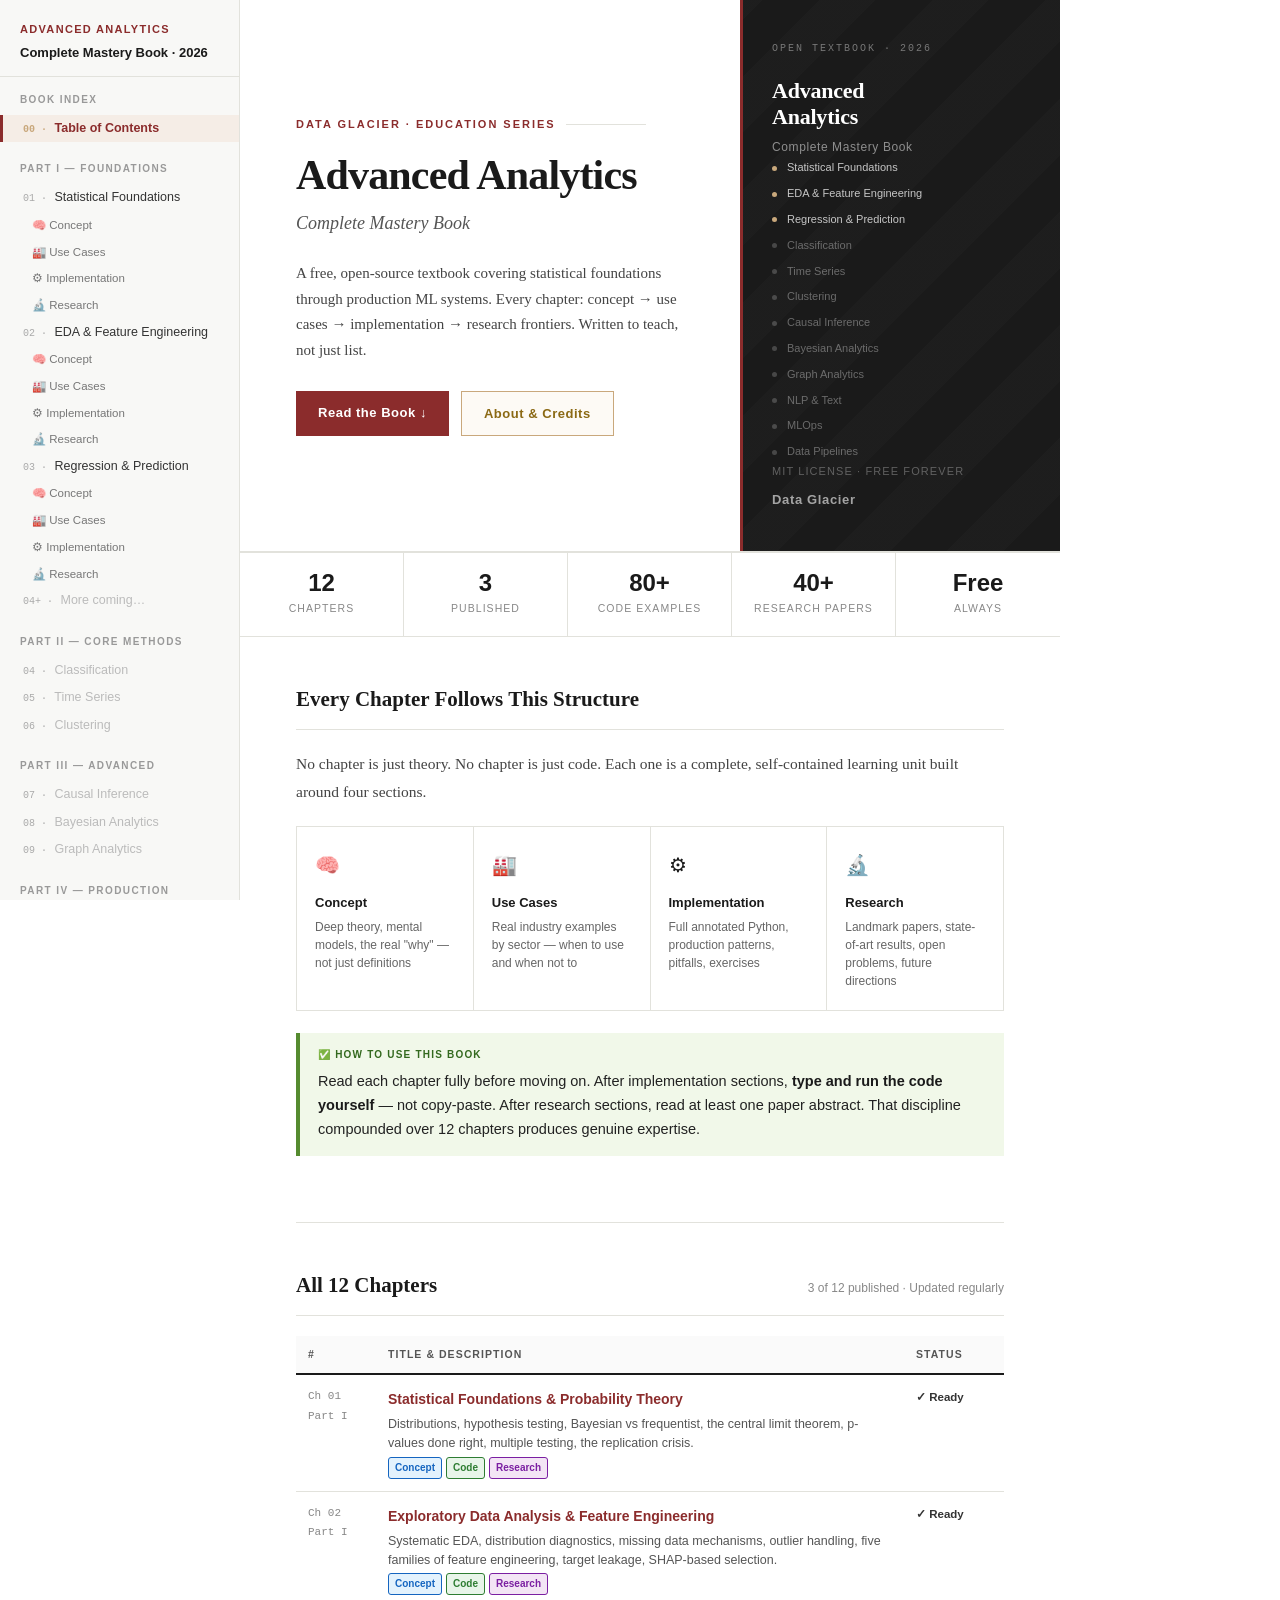
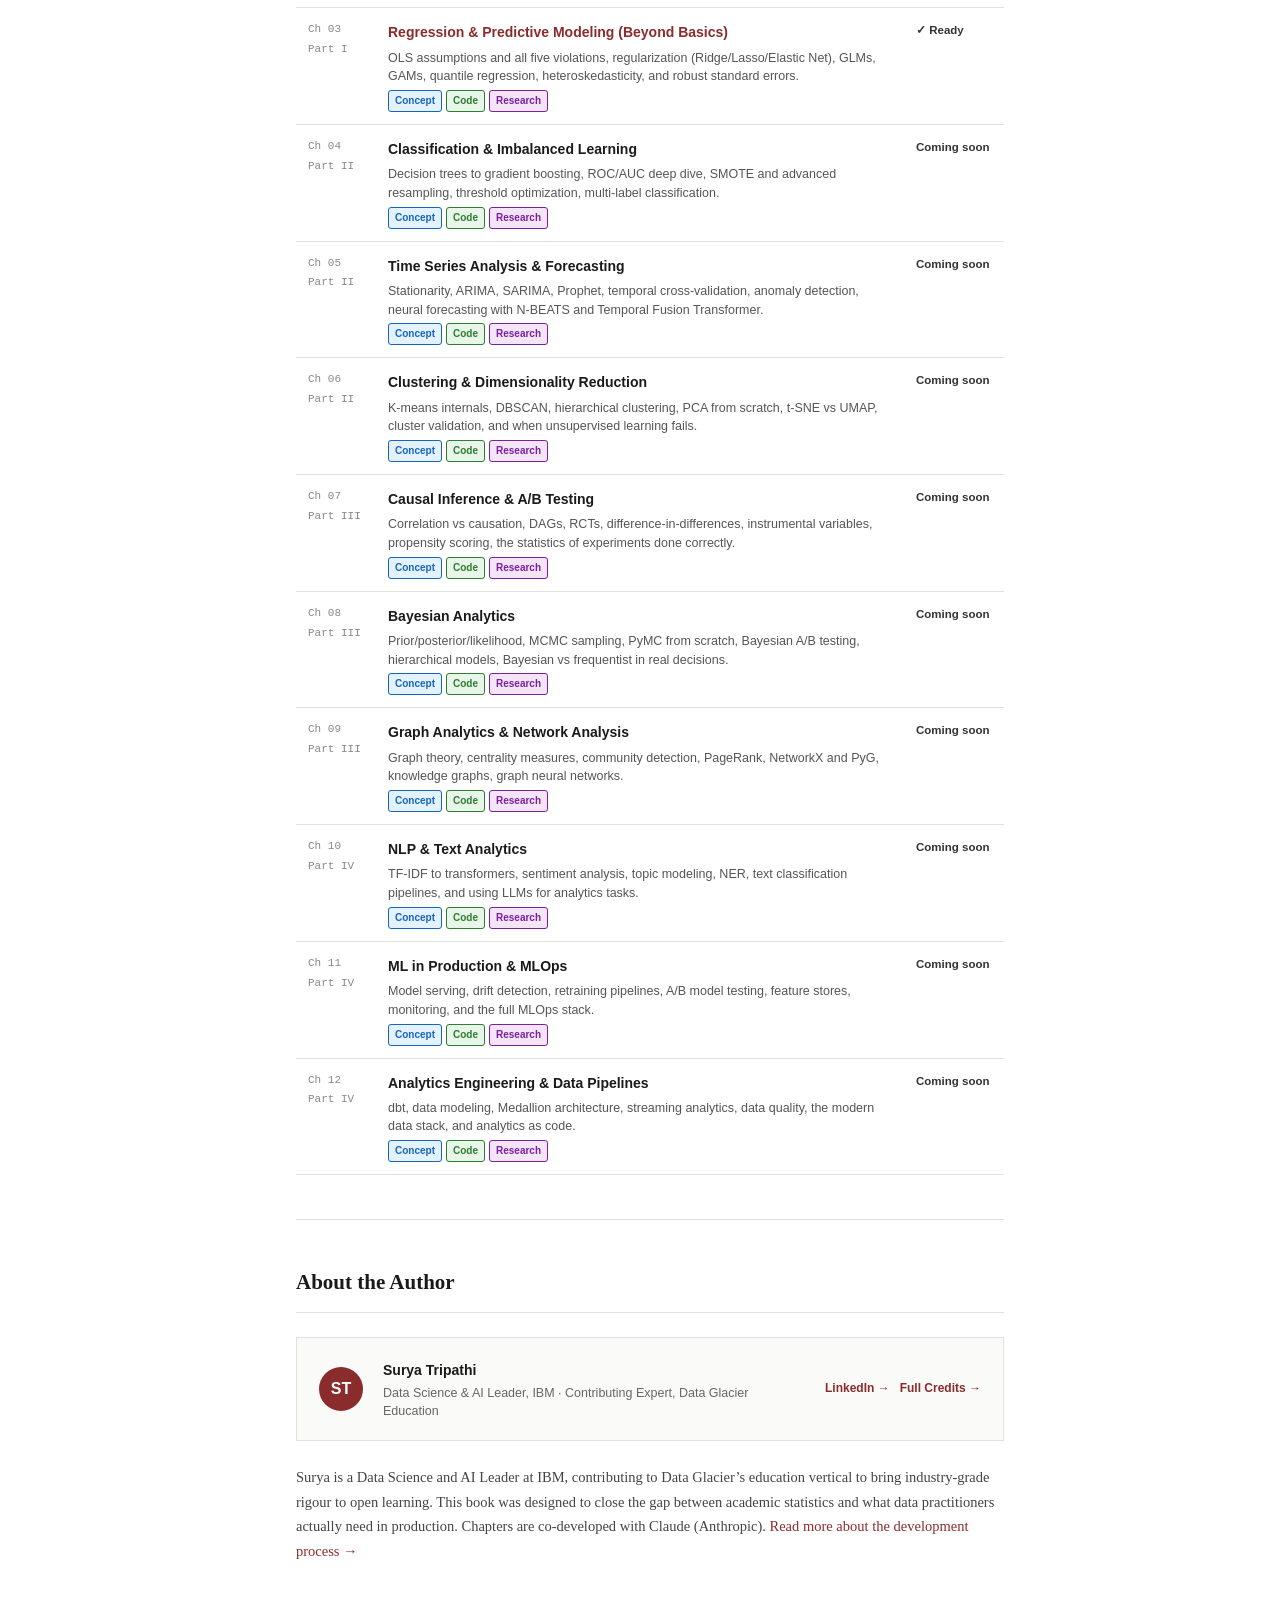
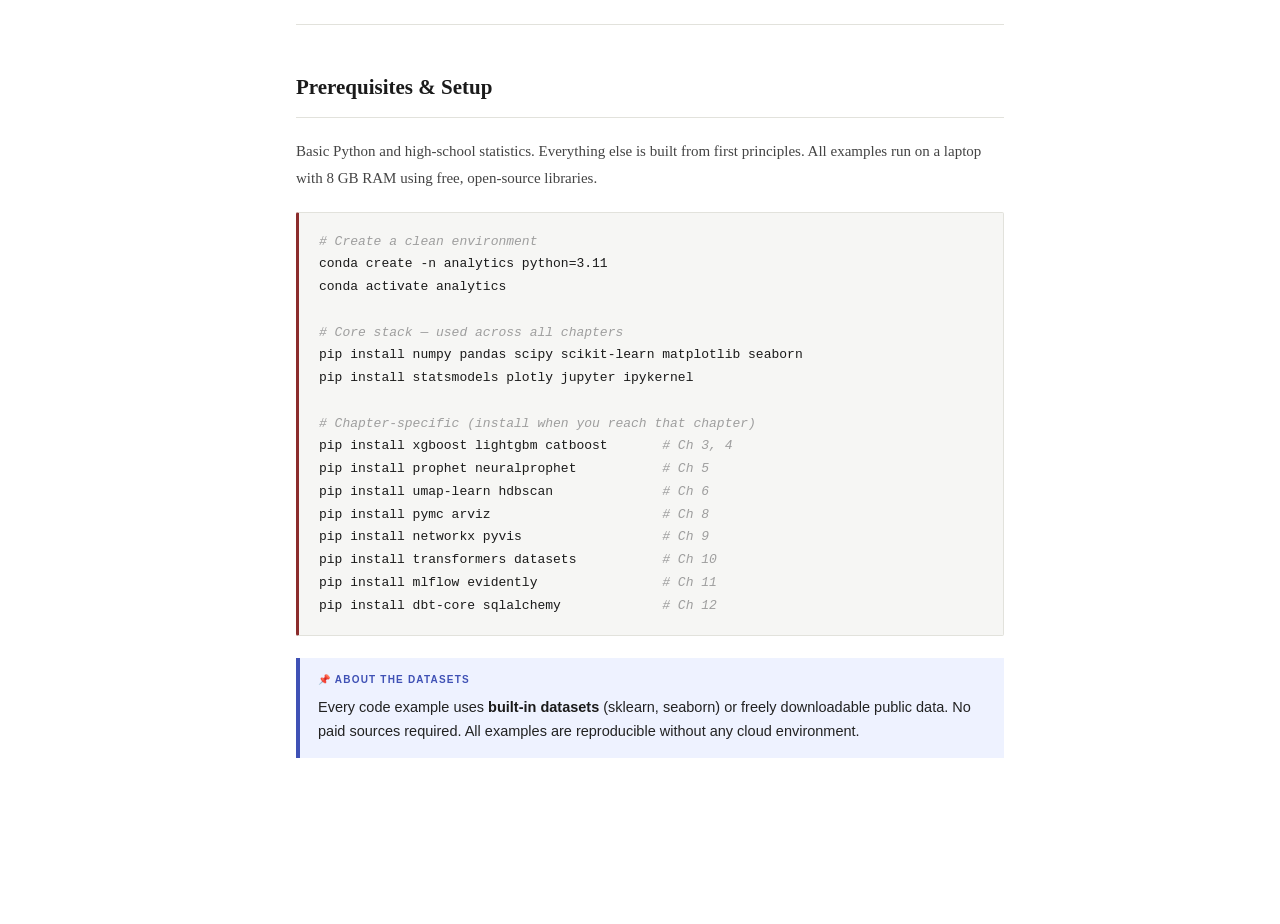
<file: index.html>
<!DOCTYPE html>
<html lang="en">
<head>
<meta charset="UTF-8">
<meta name="viewport" content="width=device-width, initial-scale=1.0">
<meta name="color-scheme" content="light">
<title>Advanced Analytics &mdash; Complete Mastery Book</title>
<style>
/* Shared chapter styles — Stanford-inspired clean academic design */
*, *::before, *::after { box-sizing: border-box; margin: 0; padding: 0; }
html { scroll-behavior: smooth; }
body {
  font-family: 'Georgia', 'Times New Roman', serif;
  background: #FFFFFF;
  color: #1a1a1a;
  line-height: 1.8;
  font-size: 16.5px;
}
.site-wrap { display: flex; min-height: 100vh; }

/* SIDEBAR */
#sidebar {
  width: 240px; flex-shrink: 0; background: #F8F8F6;
  border-right: 1px solid #E2E2DC; position: fixed;
  top: 0; left: 0; height: 100vh; overflow-y: auto; z-index: 100;
}
.sb-logo { padding: 20px 20px 14px; border-bottom: 1px solid #E2E2DC; }
.sb-logo .site-name { font-family: sans-serif; font-size: 11px; font-weight: 700; letter-spacing: 0.12em; text-transform: uppercase; color: #8B2C2C; margin-bottom: 4px; }
.sb-logo .course-name { font-size: 13px; font-family: sans-serif; font-weight: 600; color: #1a1a1a; line-height: 1.4; }
.nav-group { padding: 14px 0 4px; }
.nav-group-label { padding: 0 20px 6px; font-size: 10px; font-family: sans-serif; font-weight: 700; text-transform: uppercase; letter-spacing: 0.14em; color: #999; }
.nav-link { display: block; padding: 5px 20px; font-size: 12.5px; font-family: sans-serif; color: #333; text-decoration: none; border-left: 3px solid transparent; transition: all 0.12s; line-height: 1.4; }
.nav-link:hover { color: #8B2C2C; background: #F0EDE8; border-left-color: #C9A87C; }
.nav-link.active { color: #8B2C2C; border-left-color: #8B2C2C; background: #F5EDE6; font-weight: 600; }
.nav-link.locked { color: #bbb; cursor: default; pointer-events: none; }
.nav-link .ch { color: #aaa; margin-right: 4px; font-family: 'Courier New', monospace; font-size: 10px; }
.nav-link.active .ch { color: #C9A87C; }
.nav-sub { display: block; padding: 3px 20px 3px 32px; font-size: 11.5px; font-family: sans-serif; color: #777; text-decoration: none; transition: color 0.12s; }
.nav-sub:hover { color: #8B2C2C; }

/* MAIN */
#main { margin-left: 240px; flex: 1; max-width: 820px; padding: 0 56px 100px; }

/* TOP NAV */
.top-nav { border-bottom: 1px solid #E2E2DC; display: flex; gap: 0; }
.top-nav a { padding: 13px 16px; font-size: 13px; font-family: sans-serif; font-weight: 600; color: #555; text-decoration: none; border-bottom: 3px solid transparent; margin-bottom: -1px; transition: color 0.12s; }
.top-nav a:hover { color: #8B2C2C; }
.top-nav a.current { color: #8B2C2C; border-bottom-color: #8B2C2C; }

/* CHAPTER HERO */
.ch-hero { padding: 44px 0 32px; border-bottom: 2px solid #E2E2DC; }
.ch-hero .eyebrow { display: flex; align-items: center; gap: 12px; margin-bottom: 14px; font-family: sans-serif; }
.ch-hero .part-tag { font-size: 11px; letter-spacing: 0.14em; text-transform: uppercase; color: #888; font-weight: 700; }
.ch-hero .ch-tag { font-size: 11px; letter-spacing: 0.1em; text-transform: uppercase; color: #8B2C2C; font-weight: 700; background: #FDF0EE; padding: 2px 8px; border-radius: 2px; border: 1px solid #F0C4BC; }
.ch-hero h1 { font-size: 32px; font-weight: 400; line-height: 1.2; color: #1a1a1a; margin-bottom: 14px; letter-spacing: -0.01em; }
.ch-hero h1 strong { font-weight: 700; }
.ch-hero .ch-desc { font-size: 16px; color: #444; max-width: 640px; line-height: 1.7; margin-bottom: 22px; }
.ch-hero .ch-meta { display: flex; gap: 24px; font-family: sans-serif; font-size: 13px; color: #666; flex-wrap: wrap; }
.ch-hero .ch-meta strong { color: #8B2C2C; }

/* SECTION BANNER */
.section-banner { margin: 40px 0 24px; padding: 14px 18px; display: flex; align-items: center; gap: 14px; border-left: 4px solid; font-family: sans-serif; }
.section-banner .s-num { font-size: 10px; text-transform: uppercase; letter-spacing: 0.14em; font-weight: 700; margin-bottom: 3px; }
.section-banner .s-title { font-size: 15px; font-weight: 700; color: #1a1a1a; }
.section-banner .s-icon { font-size: 20px; }
.sb-concept { background: #F0F4FF; border-color: #3F51B5; }
.sb-concept .s-num { color: #3F51B5; }
.sb-usecases { background: #F0FAF4; border-color: #2E7D32; }
.sb-usecases .s-num { color: #2E7D32; }
.sb-impl { background: #F0F9FF; border-color: #0277BD; }
.sb-impl .s-num { color: #0277BD; }
.sb-research { background: #FFF8E1; border-color: #F57F17; }
.sb-research .s-num { color: #F57F17; }

/* HEADINGS */
h2 { font-size: 24px; font-weight: 700; color: #1a1a1a; margin: 40px 0 12px; border-bottom: 1px solid #E2E2DC; padding-bottom: 8px; }
h3 { font-size: 19px; font-weight: 700; color: #1a1a1a; margin: 34px 0 12px; }
h4 { font-size: 13px; font-weight: 700; font-family: sans-serif; text-transform: uppercase; letter-spacing: 0.1em; color: #8B2C2C; margin: 26px 0 8px; }
h5 { font-size: 15.5px; font-weight: 700; font-family: sans-serif; color: #1a1a1a; margin: 20px 0 8px; }

/* PROSE */
p { margin-bottom: 16px; color: #222; }
strong { color: #1a1a1a; font-weight: 700; }
em { color: #555; font-style: italic; }
a { color: #8B2C2C; text-decoration: none; }
a:hover { text-decoration: underline; }
ul, ol { padding-left: 24px; margin-bottom: 16px; }
li { margin-bottom: 7px; color: #333; }
li strong { color: #1a1a1a; }

/* CALLOUTS */
.callout { border-left: 4px solid; padding: 14px 18px; margin: 22px 0; font-family: sans-serif; font-size: 14.5px; line-height: 1.65; }
.callout p { font-size: 14.5px !important; margin-bottom: 8px !important; }
.callout p:last-child { margin-bottom: 0 !important; }
.callout ul { margin-bottom: 0; }
.callout li { font-size: 14px; margin-bottom: 6px; }
.callout .cl { font-size: 10px; text-transform: uppercase; letter-spacing: 0.12em; font-weight: 700; display: block; margin-bottom: 7px; }
.callout-concept { background: #EEF2FF; border-color: #3F51B5; }
.callout-concept .cl { color: #3F51B5; }
.callout-analogy { background: #FFF8E1; border-color: #F9A825; }
.callout-analogy .cl { color: #F57F17; }
.callout-warning { background: #FFF3E0; border-color: #E64A19; }
.callout-warning .cl { color: #BF360C; }
.callout-tip { background: #F1F8E9; border-color: #558B2F; }
.callout-tip .cl { color: #33691E; }
.callout-key { background: #E0F7FA; border-color: #00838F; }
.callout-key .cl { color: #00696F; }
.callout-research { background: #FFF8E1; border-color: #F57F17; }
.callout-research .cl { color: #E65100; }

/* CODE */
pre { background: #F6F6F4; border: 1px solid #E2E2DC; border-left: 3px solid #8B2C2C; padding: 18px 20px; border-radius: 2px; overflow-x: auto; font-family: 'Courier New', 'Menlo', monospace; font-size: 13px; line-height: 1.75; color: #1a1a1a; margin: 14px 0 20px; }
pre code { background: none !important; border: none !important; color: inherit !important; padding: 0 !important; font-size: inherit !important; }
code { background: #F0EDE8; padding: 1px 5px; border-radius: 2px; font-family: 'Courier New', monospace; font-size: 13px; color: #8B2C2C; border: 1px solid #E8E0D8; }
.code-label { font-family: sans-serif; font-size: 10.5px; text-transform: uppercase; letter-spacing: 0.12em; color: #888; margin-bottom: -8px; padding-top: 10px; display: flex; align-items: center; gap: 6px; }
.code-label::before { content: ''; display: inline-block; width: 10px; height: 2px; background: #8B2C2C; }

/* SYNTAX */
.kw { color: #7B1FA2; } .fn { color: #1565C0; } .st { color: #2E7D32; }
.nu { color: #E65100; } .cm { color: #9E9E9E; font-style: italic; }
.cl2 { color: #006064; } .dc { color: #00838F; }

/* FORMULA */
.formula { background: #FAFAFA; border: 1px solid #E2E2DC; border-left: 3px solid #333; padding: 18px 22px; margin: 18px 0; font-family: 'Courier New', monospace; font-size: 14px; color: #1a1a1a; line-height: 2.2; overflow-x: auto; }
.formula .f-label { font-size: 10px; text-transform: uppercase; letter-spacing: 0.12em; color: #888; display: block; margin-bottom: 8px; font-family: sans-serif; text-align: left; }

/* DIAGRAM */
.diagram { background: #F8F8F6; border: 1px solid #E2E2DC; border-left: 3px solid #555; padding: 20px 22px; font-family: 'Courier New', monospace; font-size: 12.5px; line-height: 1.88; overflow-x: auto; margin: 18px 0; color: #333; }
.dl { color: #8B2C2C; font-weight: 700; } .db { color: #2E7D32; font-weight: 600; }
.dd { color: #1565C0; } .dv { color: #6A1B9A; }

/* TABLES */
.tbl-wrap { overflow-x: auto; margin: 18px 0; }
table { width: 100%; border-collapse: collapse; font-family: sans-serif; font-size: 13.5px; }
th { text-align: left; padding: 9px 12px; font-size: 11px; text-transform: uppercase; letter-spacing: 0.1em; color: #555; border-bottom: 2px solid #1a1a1a; font-weight: 700; background: #FAFAFA; }
td { padding: 10px 12px; border-bottom: 1px solid #E2E2DC; color: #333; vertical-align: top; }
td strong { color: #8B2C2C; }
td code { font-size: 12px; }
tr:hover td { background: #FAFAF8; }

/* QUIZ */
.quiz { background: #FFFBF0; border: 1px solid #E8D8A0; padding: 20px 22px; margin: 28px 0; font-family: sans-serif; }
.quiz .q-title { font-size: 10px; text-transform: uppercase; letter-spacing: 0.12em; font-weight: 700; color: #8B6914; margin-bottom: 12px; display: block; }
.quiz ol { padding-left: 20px; }
.quiz li { color: #333; font-size: 14px; margin-bottom: 10px; line-height: 1.6; }
.quiz .hint { margin-top: 14px; font-size: 12.5px; color: #888; font-style: italic; border-top: 1px solid #E8D8A0; padding-top: 12px; }

/* STEPS */
.steps { margin: 18px 0; }
.step { display: flex; gap: 16px; margin-bottom: 20px; align-items: flex-start; }
.step-n { min-width: 26px; height: 26px; border-radius: 50%; background: #8B2C2C; color: #fff; display: flex; align-items: center; justify-content: center; font-size: 12px; font-weight: 700; font-family: sans-serif; flex-shrink: 0; margin-top: 2px; }
.step-body strong { display: block; font-family: sans-serif; font-size: 15px; color: #1a1a1a; margin-bottom: 4px; }
.step-body p { color: #444; font-size: 14.5px; margin-bottom: 0; }

/* COMPARE */
.compare { display: grid; grid-template-columns: 1fr 1fr; gap: 14px; margin: 18px 0; }
.compare-box { background: #FAFAFA; border: 1px solid #E2E2DC; padding: 16px 18px; }
.compare-box h5 { margin-top: 0 !important; margin-bottom: 10px !important; font-family: sans-serif; }
.compare-box ul { margin-bottom: 0; }
.compare-box li { font-size: 13.5px; color: #444; margin-bottom: 6px; }

/* PAPER */
.paper { background: #FAFAFA; border: 1px solid #E2E2DC; border-left: 3px solid #F57F17; padding: 14px 16px; margin: 12px 0; font-family: sans-serif; }
.paper .p-title { font-size: 14px; font-weight: 700; color: #1a1a1a; margin-bottom: 3px; }
.paper .p-meta { font-size: 11.5px; color: #888; margin-bottom: 6px; }
.paper .p-desc { font-size: 13px; color: #444; line-height: 1.6; }

/* CHAPTER NAV */
.ch-nav { display: flex; gap: 12px; margin-top: 48px; padding-top: 28px; border-top: 2px solid #E2E2DC; }
.ch-nav a { flex: 1; padding: 14px 18px; background: #FAFAFA; border: 1px solid #E2E2DC; text-decoration: none; color: #333; font-family: sans-serif; font-size: 13px; transition: all 0.12s; display: block; }
.ch-nav a:hover { border-color: #8B2C2C; color: #8B2C2C; }
.ch-nav .nav-lbl { font-size: 10px; text-transform: uppercase; letter-spacing: 0.1em; color: #888; margin-bottom: 4px; }

/* CONTENT SECTION DIVIDER */
.content-section { padding: 44px 0; border-bottom: 1px solid #E2E2DC; }

/* MOBILE */
#menu-btn { display: none; }
@media (max-width: 860px) {
  #sidebar { transform: translateX(-100%); transition: transform 0.25s; }
  #sidebar.open { transform: translateX(0); }
  #main { margin-left: 0; padding: 0 20px 80px; }
  #menu-btn { display: block; position: fixed; top: 12px; right: 14px; z-index: 200; background: #8B2C2C; border: none; color: #fff; padding: 8px 14px; border-radius: 3px; cursor: pointer; font-size: 13px; font-family: sans-serif; font-weight: 700; }
  .compare { grid-template-columns: 1fr; }
}


/* ── INDEX / COVER PAGE STYLES ───────────────────────────── */

/* Book cover hero */
.book-cover {
  margin: 0 -56px;
  padding: 0;
  border-bottom: 2px solid #E2E2DC;
  overflow: hidden;
  position: relative;
}

.cover-inner {
  display: grid;
  grid-template-columns: 1fr 320px;
  min-height: 420px;
}

/* Left: text content */
.cover-text {
  padding: 52px 48px 52px 56px;
  background: #FFFFFF;
  display: flex;
  flex-direction: column;
  justify-content: center;
}
.cover-text .publisher-tag {
  font-family: sans-serif; font-size: 11px; font-weight: 700;
  letter-spacing: 0.18em; text-transform: uppercase;
  color: #8B2C2C; margin-bottom: 18px;
  display: flex; align-items: center; gap: 10px;
}
.cover-text .publisher-tag::after {
  content: ''; flex: 1; height: 1px; background: #E2E2DC;
  max-width: 80px;
}
.cover-text h1 {
  font-size: clamp(28px, 4vw, 42px);
  font-weight: 700; color: #1a1a1a;
  line-height: 1.1; letter-spacing: -0.02em;
  margin-bottom: 8px;
}
.cover-text .subtitle {
  font-size: 18px; font-weight: 400;
  color: #555; margin-bottom: 22px;
  font-style: italic; letter-spacing: 0;
}
.cover-text .cover-desc {
  font-size: 15px; color: #444;
  line-height: 1.7; margin-bottom: 28px;
  max-width: 480px;
}
.cover-cta { display: flex; gap: 12px; flex-wrap: wrap; }
.btn-cover-primary {
  display: inline-block; font-family: sans-serif;
  font-size: 13px; font-weight: 700;
  padding: 10px 22px; background: #8B2C2C;
  color: #fff; text-decoration: none;
  letter-spacing: 0.04em; transition: background 0.15s;
}
.btn-cover-primary:hover { background: #6D2020; color: #fff; text-decoration: none; }
.btn-cover-secondary {
  display: inline-block; font-family: sans-serif;
  font-size: 13px; font-weight: 600;
  padding: 10px 22px; border: 1px solid #C9A87C;
  color: #8B6914; text-decoration: none;
  letter-spacing: 0.04em; transition: all 0.15s;
  background: #FDFAF5;
}
.btn-cover-secondary:hover { background: #F5EFE0; text-decoration: none; }

/* Right: decorative spine panel */
.cover-spine {
  background: #1a1a1a;
  display: flex; flex-direction: column;
  justify-content: space-between;
  padding: 40px 32px;
  position: relative;
  overflow: hidden;
}
.cover-spine::before {
  content: '';
  position: absolute; top: 0; left: 0; right: 0; bottom: 0;
  background: repeating-linear-gradient(
    -45deg,
    transparent, transparent 40px,
    rgba(255,255,255,0.015) 40px, rgba(255,255,255,0.015) 80px
  );
}
.cover-spine::after {
  content: '';
  position: absolute; top: 0; left: 0; width: 3px; height: 100%;
  background: #8B2C2C;
}
.spine-top { position: relative; z-index: 1; }
.spine-label {
  font-family: 'Courier New', monospace;
  font-size: 10px; letter-spacing: 0.2em;
  text-transform: uppercase; color: rgba(255,255,255,0.4);
  margin-bottom: 20px; display: block;
}
.spine-title {
  font-family: Georgia, serif;
  font-size: 22px; font-weight: 700;
  color: #fff; line-height: 1.2;
  letter-spacing: -0.01em;
  margin-bottom: 6px;
}
.spine-sub {
  font-family: sans-serif; font-size: 12px;
  color: rgba(255,255,255,0.5); font-weight: 400;
  letter-spacing: 0.05em;
}
.spine-chapters {
  position: relative; z-index: 1;
  display: flex; flex-direction: column; gap: 6px;
}
.spine-ch {
  display: flex; align-items: center; gap: 10px;
  font-family: sans-serif; font-size: 11px;
  color: rgba(255,255,255,0.35);
}
.spine-ch .s-dot {
  width: 5px; height: 5px; border-radius: 50%;
  background: rgba(255,255,255,0.2); flex-shrink: 0;
}
.spine-ch.ready { color: rgba(255,255,255,0.75); }
.spine-ch.ready .s-dot { background: #C9A87C; }
.spine-bottom {
  position: relative; z-index: 1;
}
.spine-edition {
  font-family: sans-serif; font-size: 11px;
  color: rgba(255,255,255,0.3); letter-spacing: 0.1em;
  text-transform: uppercase;
}
.spine-dg {
  font-family: sans-serif; font-size: 13px;
  font-weight: 700; color: rgba(255,255,255,0.6);
  margin-top: 6px; letter-spacing: 0.05em;
}

/* Stats strip */
.stats-strip {
  display: grid; grid-template-columns: repeat(5, 1fr);
  border-bottom: 1px solid #E2E2DC;
  margin: 0 -56px;
}
.stat-strip-cell {
  padding: 18px 20px; text-align: center;
  border-right: 1px solid #E2E2DC;
}
.stat-strip-cell:last-child { border-right: none; }
.stat-strip-cell .sv {
  font-size: 24px; font-weight: 700; color: #1a1a1a;
  font-family: sans-serif; line-height: 1;
}
.stat-strip-cell .sl {
  font-size: 10.5px; color: #888; font-family: sans-serif;
  text-transform: uppercase; letter-spacing: 0.1em;
  margin-top: 4px;
}

/* Section headers */
.idx-section { padding: 44px 0; border-bottom: 1px solid #E2E2DC; }
.idx-section:last-child { border-bottom: none; }
.idx-section-head {
  display: flex; align-items: baseline;
  justify-content: space-between; margin-bottom: 20px;
  padding-bottom: 10px; border-bottom: 1px solid #E2E2DC;
}
.idx-section-head h2 {
  font-size: 21px; font-weight: 700; color: #1a1a1a;
  margin: 0; border: none; padding: 0;
}
.idx-section-head .section-note {
  font-family: sans-serif; font-size: 12px; color: #888;
}

/* Chapter table */
.ch-table { width: 100%; border-collapse: collapse; font-family: sans-serif; font-size: 14px; }
.ch-table thead th {
  text-align: left; padding: 9px 12px;
  font-size: 10.5px; text-transform: uppercase;
  letter-spacing: 0.1em; color: #555;
  border-bottom: 2px solid #1a1a1a; font-weight: 700;
  background: #FAFAFA;
}
.ch-table tbody td {
  padding: 12px 12px; border-bottom: 1px solid #E2E2DC;
  color: #333; vertical-align: top;
}
.ch-table tbody tr:hover td { background: #FAFAF8; }
.ch-table .ch-num {
  font-family: 'Courier New', monospace; font-size: 11px;
  color: #888; white-space: nowrap;
}
.ch-table .ch-title { font-weight: 600; color: #1a1a1a; }
.ch-table .ch-title a { color: #8B2C2C; text-decoration: none; }
.ch-table .ch-title a:hover { text-decoration: underline; }
.ch-table .ch-desc { font-size: 12.5px; color: #555; margin-top: 3px; line-height: 1.5; }
.ch-table .ch-status { white-space: nowrap; font-size: 11.5px; font-weight: 600; }
.status-ready { color: #2E7D32; }
.status-soon  { color: #999; }
.ch-table .ch-tags { display: flex; gap: 4px; flex-wrap: wrap; margin-top: 4px; }
.ch-table .tag {
  font-size: 10px; padding: 1px 6px; border-radius: 3px;
  font-weight: 600; border: 1px solid;
}
.tag-c { color: #1565C0; border-color: #90CAF9; background: #E3F2FD; }
.tag-i { color: #2E7D32; border-color: #A5D6A7; background: #E8F5E9; }
.tag-r { color: #7B1FA2; border-color: #CE93D8; background: #F3E5F5; }

/* Pattern grid */
.pattern-grid {
  display: grid; grid-template-columns: repeat(4,1fr);
  gap: 1px; background: #E2E2DC;
  border: 1px solid #E2E2DC; margin: 20px 0;
}
.pattern-cell {
  background: #fff; padding: 20px 18px;
}
.pattern-cell .icon { font-size: 20px; margin-bottom: 8px; }
.pattern-cell .label {
  font-size: 13px; font-weight: 700;
  font-family: sans-serif; color: #1a1a1a; margin-bottom: 4px;
}
.pattern-cell .desc {
  font-size: 12px; color: #666;
  font-family: sans-serif; line-height: 1.5;
}

/* Callout */
.callout {
  border-left: 4px solid; padding: 14px 18px; margin: 22px 0;
  font-family: sans-serif; font-size: 14.5px; line-height: 1.65;
}
.callout p { font-size: 14.5px; margin-bottom: 0; }
.callout strong { color: #1a1a1a; }
.callout-tip { background: #F1F8E9; border-color: #558B2F; }
.callout-note { background: #EEF2FF; border-color: #3F51B5; }
.callout-note .cl { color: #3F51B5; font-size: 10px; text-transform: uppercase; letter-spacing: 0.12em; font-weight: 700; display: block; margin-bottom: 7px; }
.callout-tip .cl { color: #33691E; font-size: 10px; text-transform: uppercase; letter-spacing: 0.12em; font-weight: 700; display: block; margin-bottom: 7px; }

/* Setup code */
pre {
  background: #F6F6F4; border: 1px solid #E2E2DC;
  border-left: 3px solid #8B2C2C; padding: 18px 20px;
  overflow-x: auto; font-family: 'Courier New', monospace;
  font-size: 13px; line-height: 1.75; color: #1a1a1a; margin: 14px 0 20px;
}
code { background: #F0EDE8; padding: 1px 5px; border-radius: 2px; font-family: 'Courier New', monospace; font-size: 13px; color: #8B2C2C; }

/* Author strip */
.author-strip {
  display: flex; align-items: center; gap: 20px;
  padding: 20px 22px; background: #FAFAF8;
  border: 1px solid #E2E2DC; margin: 24px 0;
  font-family: sans-serif;
}
.author-strip .a-avatar {
  width: 44px; height: 44px; border-radius: 50%;
  background: #8B2C2C; flex-shrink: 0;
  display: flex; align-items: center; justify-content: center;
  font-size: 16px; font-weight: 700; color: #fff;
  font-family: sans-serif;
}
.author-strip .a-info { flex: 1; }
.author-strip .a-name {
  font-size: 14px; font-weight: 700; color: #1a1a1a; margin-bottom: 2px;
}
.author-strip .a-title {
  font-size: 12.5px; color: #666; line-height: 1.4;
}
.author-strip .a-links { display: flex; gap: 10px; }
.author-strip .a-links a {
  font-size: 12px; font-weight: 600; color: #8B2C2C;
  text-decoration: none;
}
.author-strip .a-links a:hover { text-decoration: underline; }

/* Mobile */
#menu-btn { display: none; }
@media (max-width: 860px) {
  #sidebar { transform: translateX(-100%); transition: transform 0.25s; }
  #sidebar.open { transform: translateX(0); }
  #main { margin-left: 0; padding: 0 20px 80px; }
  #menu-btn { display: block; position: fixed; top: 12px; right: 14px; z-index: 200; background: #8B2C2C; border: none; color: #fff; padding: 8px 14px; border-radius: 3px; cursor: pointer; font-size: 13px; font-family: sans-serif; font-weight: 700; }
  .cover-inner { grid-template-columns: 1fr; }
  .cover-spine { display: none; }
  .stats-strip { grid-template-columns: repeat(3,1fr); margin: 0; }
  .pattern-grid { grid-template-columns: 1fr 1fr; }
  .book-cover { margin: 0 -20px; }
  .stats-strip { margin: 0 -20px; }
  .cover-text { padding: 36px 20px; }
}
</style>
</head>
<body>
<button id="menu-btn" onclick="document.getElementById('sidebar').classList.toggle('open')">&#9776; Menu</button>
<div class="site-wrap">

<!-- SIDEBAR -->
<nav id="sidebar">
  <div class="sb-logo">
    <div class="site-name">Advanced Analytics</div>
    <div class="course-name">Complete Mastery Book &middot; 2026</div>
  </div>
  <div class="nav-group">
    <div class="nav-group-label">Book Index</div>
    <a class="nav-link active" href="index.html"><span class="ch">00 &middot;</span> Table of Contents</a>
  </div>
  <div class="nav-group">
    <div class="nav-group-label">Part I &mdash; Foundations</div>
    <a class="nav-link" href="ch01.html"><span class="ch">01 &middot;</span> Statistical Foundations</a>
    <a class="nav-sub" href="ch01.html#concept">&#129504; Concept</a>
    <a class="nav-sub" href="ch01.html#usecases">&#127981; Use Cases</a>
    <a class="nav-sub" href="ch01.html#implementation">&#9881; Implementation</a>
    <a class="nav-sub" href="ch01.html#research">&#128300; Research</a>
    <a class="nav-link" href="ch02.html"><span class="ch">02 &middot;</span> EDA &amp; Feature Engineering</a>
    <a class="nav-sub" href="ch02.html#concept">&#129504; Concept</a>
    <a class="nav-sub" href="ch02.html#usecases">&#127981; Use Cases</a>
    <a class="nav-sub" href="ch02.html#implementation">&#9881; Implementation</a>
    <a class="nav-sub" href="ch02.html#research">&#128300; Research</a>
    <a class="nav-link" href="ch03.html"><span class="ch">03 &middot;</span> Regression &amp; Prediction</a>
    <a class="nav-sub" href="ch03.html#concept">&#129504; Concept</a>
    <a class="nav-sub" href="ch03.html#usecases">&#127981; Use Cases</a>
    <a class="nav-sub" href="ch03.html#implementation">&#9881; Implementation</a>
    <a class="nav-sub" href="ch03.html#research">&#128300; Research</a>
    <a class="nav-link locked"><span class="ch">04+ &middot;</span> More coming&hellip;</a>
  </div>
  <div class="nav-group">
    <div class="nav-group-label">Part II &mdash; Core Methods</div>
    <a class="nav-link locked"><span class="ch">04 &middot;</span> Classification</a>
    <a class="nav-link locked"><span class="ch">05 &middot;</span> Time Series</a>
    <a class="nav-link locked"><span class="ch">06 &middot;</span> Clustering</a>
  </div>
  <div class="nav-group">
    <div class="nav-group-label">Part III &mdash; Advanced</div>
    <a class="nav-link locked"><span class="ch">07 &middot;</span> Causal Inference</a>
    <a class="nav-link locked"><span class="ch">08 &middot;</span> Bayesian Analytics</a>
    <a class="nav-link locked"><span class="ch">09 &middot;</span> Graph Analytics</a>
  </div>
  <div class="nav-group">
    <div class="nav-group-label">Part IV &mdash; Production</div>
    <a class="nav-link locked"><span class="ch">10 &middot;</span> NLP &amp; Text</a>
    <a class="nav-link locked"><span class="ch">11 &middot;</span> MLOps</a>
    <a class="nav-link locked"><span class="ch">12 &middot;</span> Data Pipelines</a>
  </div>
  <div class="nav-group">
    <div class="nav-group-label">Book</div>
    <a class="nav-link" href="about.html"><span class="ch">&#9432; &middot;</span> About &amp; Credits</a>
  </div>
</nav>

<!-- MAIN -->
<main id="main">

  <!-- ── BOOK COVER ─────────────────────────────────────────── -->
  <div class="book-cover">
    <div class="cover-inner">

      <!-- Left: text -->
      <div class="cover-text">
        <span class="publisher-tag">Data Glacier &middot; Education Series</span>
        <h1>Advanced Analytics</h1>
        <div class="subtitle">Complete Mastery Book</div>
        <p class="cover-desc">A free, open-source textbook covering statistical foundations through production ML systems. Every chapter: concept &rarr; use cases &rarr; implementation &rarr; research frontiers. Written to teach, not just list.</p>
        <div class="cover-cta">
          <a class="btn-cover-primary" href="#chapters">Read the Book &darr;</a>
          <a class="btn-cover-secondary" href="about.html">About &amp; Credits</a>
        </div>
      </div>

      <!-- Right: spine decoration -->
      <div class="cover-spine">
        <div class="spine-top">
          <span class="spine-label">Open Textbook &middot; 2026</span>
          <div class="spine-title">Advanced<br>Analytics</div>
          <div class="spine-sub">Complete Mastery Book</div>
        </div>

        <div class="spine-chapters">
          <div class="spine-ch ready"><span class="s-dot"></span> Statistical Foundations</div>
          <div class="spine-ch ready"><span class="s-dot"></span> EDA &amp; Feature Engineering</div>
          <div class="spine-ch ready"><span class="s-dot"></span> Regression &amp; Prediction</div>
          <div class="spine-ch"><span class="s-dot"></span> Classification</div>
          <div class="spine-ch"><span class="s-dot"></span> Time Series</div>
          <div class="spine-ch"><span class="s-dot"></span> Clustering</div>
          <div class="spine-ch"><span class="s-dot"></span> Causal Inference</div>
          <div class="spine-ch"><span class="s-dot"></span> Bayesian Analytics</div>
          <div class="spine-ch"><span class="s-dot"></span> Graph Analytics</div>
          <div class="spine-ch"><span class="s-dot"></span> NLP &amp; Text</div>
          <div class="spine-ch"><span class="s-dot"></span> MLOps</div>
          <div class="spine-ch"><span class="s-dot"></span> Data Pipelines</div>
        </div>

        <div class="spine-bottom">
          <div class="spine-edition">MIT License &middot; Free Forever</div>
          <div class="spine-dg">Data Glacier</div>
        </div>
      </div>

    </div>
  </div>

  <!-- ── STATS STRIP ────────────────────────────────────────── -->
  <div class="stats-strip">
    <div class="stat-strip-cell"><div class="sv">12</div><div class="sl">Chapters</div></div>
    <div class="stat-strip-cell"><div class="sv">3</div><div class="sl">Published</div></div>
    <div class="stat-strip-cell"><div class="sv">80+</div><div class="sl">Code Examples</div></div>
    <div class="stat-strip-cell"><div class="sv">40+</div><div class="sl">Research Papers</div></div>
    <div class="stat-strip-cell"><div class="sv">Free</div><div class="sl">Always</div></div>
  </div>

  <!-- ── CHAPTER STRUCTURE ──────────────────────────────────── -->
  <div class="idx-section" id="structure">
    <div class="idx-section-head">
      <h2>Every Chapter Follows This Structure</h2>
    </div>
    <p style="margin-bottom:18px;color:#444;font-size:15.5px;">No chapter is just theory. No chapter is just code. Each one is a complete, self-contained learning unit built around four sections.</p>
    <div class="pattern-grid">
      <div class="pattern-cell">
        <div class="icon">&#129504;</div>
        <div class="label">Concept</div>
        <div class="desc">Deep theory, mental models, the real "why" — not just definitions</div>
      </div>
      <div class="pattern-cell">
        <div class="icon">&#127981;</div>
        <div class="label">Use Cases</div>
        <div class="desc">Real industry examples by sector — when to use and when not to</div>
      </div>
      <div class="pattern-cell">
        <div class="icon">&#9881;</div>
        <div class="label">Implementation</div>
        <div class="desc">Full annotated Python, production patterns, pitfalls, exercises</div>
      </div>
      <div class="pattern-cell">
        <div class="icon">&#128300;</div>
        <div class="label">Research</div>
        <div class="desc">Landmark papers, state-of-art results, open problems, future directions</div>
      </div>
    </div>
    <div class="callout callout-tip">
      <span class="cl">&#9989; How to use this book</span>
      <p>Read each chapter fully before moving on. After implementation sections, <strong>type and run the code yourself</strong> — not copy-paste. After research sections, read at least one paper abstract. That discipline compounded over 12 chapters produces genuine expertise.</p>
    </div>
  </div>

  <!-- ── CHAPTER TABLE ──────────────────────────────────────── -->
  <div class="idx-section" id="chapters">
    <div class="idx-section-head">
      <h2>All 12 Chapters</h2>
      <span class="section-note">3 of 12 published &middot; Updated regularly</span>
    </div>

    <table class="ch-table">
      <thead>
        <tr>
          <th style="width:80px">#</th>
          <th>Title &amp; Description</th>
          <th style="width:100px">Status</th>
        </tr>
      </thead>
      <tbody>
        <tr>
          <td class="ch-num">Ch 01<br>Part I</td>
          <td>
            <div class="ch-title"><a href="ch01.html">Statistical Foundations &amp; Probability Theory</a></div>
            <div class="ch-desc">Distributions, hypothesis testing, Bayesian vs frequentist, the central limit theorem, p-values done right, multiple testing, the replication crisis.</div>
            <div class="ch-tags"><span class="tag tag-c">Concept</span><span class="tag tag-i">Code</span><span class="tag tag-r">Research</span></div>
          </td>
          <td class="ch-status status-ready">&#10003; Ready</td>
        </tr>
        <tr>
          <td class="ch-num">Ch 02<br>Part I</td>
          <td>
            <div class="ch-title"><a href="ch02.html">Exploratory Data Analysis &amp; Feature Engineering</a></div>
            <div class="ch-desc">Systematic EDA, distribution diagnostics, missing data mechanisms, outlier handling, five families of feature engineering, target leakage, SHAP-based selection.</div>
            <div class="ch-tags"><span class="tag tag-c">Concept</span><span class="tag tag-i">Code</span><span class="tag tag-r">Research</span></div>
          </td>
          <td class="ch-status status-ready">&#10003; Ready</td>
        </tr>
        <tr>
          <td class="ch-num">Ch 03<br>Part I</td>
          <td>
            <div class="ch-title"><a href="ch03.html">Regression &amp; Predictive Modeling (Beyond Basics)</a></div>
            <div class="ch-desc">OLS assumptions and all five violations, regularization (Ridge/Lasso/Elastic Net), GLMs, GAMs, quantile regression, heteroskedasticity, and robust standard errors.</div>
            <div class="ch-tags"><span class="tag tag-c">Concept</span><span class="tag tag-i">Code</span><span class="tag tag-r">Research</span></div>
          </td>
          <td class="ch-status status-ready">&#10003; Ready</td>
        </tr>
        <tr>
          <td class="ch-num">Ch 04<br>Part II</td>
          <td>
            <div class="ch-title">Classification &amp; Imbalanced Learning</div>
            <div class="ch-desc">Decision trees to gradient boosting, ROC/AUC deep dive, SMOTE and advanced resampling, threshold optimization, multi-label classification.</div>
            <div class="ch-tags"><span class="tag tag-c">Concept</span><span class="tag tag-i">Code</span><span class="tag tag-r">Research</span></div>
          </td>
          <td class="ch-status status-soon">Coming soon</td>
        </tr>
        <tr>
          <td class="ch-num">Ch 05<br>Part II</td>
          <td>
            <div class="ch-title">Time Series Analysis &amp; Forecasting</div>
            <div class="ch-desc">Stationarity, ARIMA, SARIMA, Prophet, temporal cross-validation, anomaly detection, neural forecasting with N-BEATS and Temporal Fusion Transformer.</div>
            <div class="ch-tags"><span class="tag tag-c">Concept</span><span class="tag tag-i">Code</span><span class="tag tag-r">Research</span></div>
          </td>
          <td class="ch-status status-soon">Coming soon</td>
        </tr>
        <tr>
          <td class="ch-num">Ch 06<br>Part II</td>
          <td>
            <div class="ch-title">Clustering &amp; Dimensionality Reduction</div>
            <div class="ch-desc">K-means internals, DBSCAN, hierarchical clustering, PCA from scratch, t-SNE vs UMAP, cluster validation, and when unsupervised learning fails.</div>
            <div class="ch-tags"><span class="tag tag-c">Concept</span><span class="tag tag-i">Code</span><span class="tag tag-r">Research</span></div>
          </td>
          <td class="ch-status status-soon">Coming soon</td>
        </tr>
        <tr>
          <td class="ch-num">Ch 07<br>Part III</td>
          <td>
            <div class="ch-title">Causal Inference &amp; A/B Testing</div>
            <div class="ch-desc">Correlation vs causation, DAGs, RCTs, difference-in-differences, instrumental variables, propensity scoring, the statistics of experiments done correctly.</div>
            <div class="ch-tags"><span class="tag tag-c">Concept</span><span class="tag tag-i">Code</span><span class="tag tag-r">Research</span></div>
          </td>
          <td class="ch-status status-soon">Coming soon</td>
        </tr>
        <tr>
          <td class="ch-num">Ch 08<br>Part III</td>
          <td>
            <div class="ch-title">Bayesian Analytics</div>
            <div class="ch-desc">Prior/posterior/likelihood, MCMC sampling, PyMC from scratch, Bayesian A/B testing, hierarchical models, Bayesian vs frequentist in real decisions.</div>
            <div class="ch-tags"><span class="tag tag-c">Concept</span><span class="tag tag-i">Code</span><span class="tag tag-r">Research</span></div>
          </td>
          <td class="ch-status status-soon">Coming soon</td>
        </tr>
        <tr>
          <td class="ch-num">Ch 09<br>Part III</td>
          <td>
            <div class="ch-title">Graph Analytics &amp; Network Analysis</div>
            <div class="ch-desc">Graph theory, centrality measures, community detection, PageRank, NetworkX and PyG, knowledge graphs, graph neural networks.</div>
            <div class="ch-tags"><span class="tag tag-c">Concept</span><span class="tag tag-i">Code</span><span class="tag tag-r">Research</span></div>
          </td>
          <td class="ch-status status-soon">Coming soon</td>
        </tr>
        <tr>
          <td class="ch-num">Ch 10<br>Part IV</td>
          <td>
            <div class="ch-title">NLP &amp; Text Analytics</div>
            <div class="ch-desc">TF-IDF to transformers, sentiment analysis, topic modeling, NER, text classification pipelines, and using LLMs for analytics tasks.</div>
            <div class="ch-tags"><span class="tag tag-c">Concept</span><span class="tag tag-i">Code</span><span class="tag tag-r">Research</span></div>
          </td>
          <td class="ch-status status-soon">Coming soon</td>
        </tr>
        <tr>
          <td class="ch-num">Ch 11<br>Part IV</td>
          <td>
            <div class="ch-title">ML in Production &amp; MLOps</div>
            <div class="ch-desc">Model serving, drift detection, retraining pipelines, A/B model testing, feature stores, monitoring, and the full MLOps stack.</div>
            <div class="ch-tags"><span class="tag tag-c">Concept</span><span class="tag tag-i">Code</span><span class="tag tag-r">Research</span></div>
          </td>
          <td class="ch-status status-soon">Coming soon</td>
        </tr>
        <tr>
          <td class="ch-num">Ch 12<br>Part IV</td>
          <td>
            <div class="ch-title">Analytics Engineering &amp; Data Pipelines</div>
            <div class="ch-desc">dbt, data modeling, Medallion architecture, streaming analytics, data quality, the modern data stack, and analytics as code.</div>
            <div class="ch-tags"><span class="tag tag-c">Concept</span><span class="tag tag-i">Code</span><span class="tag tag-r">Research</span></div>
          </td>
          <td class="ch-status status-soon">Coming soon</td>
        </tr>
      </tbody>
    </table>
  </div>

  <!-- ── AUTHOR ─────────────────────────────────────────────── -->
  <div class="idx-section" id="author">
    <div class="idx-section-head">
      <h2>About the Author</h2>
    </div>
    <div class="author-strip">
      <div class="a-avatar">ST</div>
      <div class="a-info">
        <div class="a-name">Surya Tripathi</div>
        <div class="a-title">Data Science &amp; AI Leader, IBM &middot; Contributing Expert, Data Glacier Education</div>
      </div>
      <div class="a-links">
        <a href="https://in.linkedin.com/in/08surya" target="_blank" rel="noopener">LinkedIn &rarr;</a>
        <a href="about.html">Full Credits &rarr;</a>
      </div>
    </div>
    <p style="font-size:14.5px;color:#444;line-height:1.7;margin-top:4px;">Surya is a Data Science and AI Leader at IBM, contributing to Data Glacier&rsquo;s education vertical to bring industry-grade rigour to open learning. This book was designed to close the gap between academic statistics and what data practitioners actually need in production. Chapters are co-developed with Claude (Anthropic). <a href="about.html">Read more about the development process &rarr;</a></p>
  </div>

  <!-- ── SETUP ──────────────────────────────────────────────── -->
  <div class="idx-section" id="setup">
    <div class="idx-section-head">
      <h2>Prerequisites &amp; Setup</h2>
    </div>
    <p style="font-size:15px;color:#444;margin-bottom:20px;">Basic Python and high-school statistics. Everything else is built from first principles. All examples run on a laptop with 8 GB RAM using free, open-source libraries.</p>

<pre><span style="color:#9E9E9E;font-style:italic"># Create a clean environment</span>
conda create -n analytics python=3.11
conda activate analytics

<span style="color:#9E9E9E;font-style:italic"># Core stack — used across all chapters</span>
pip install numpy pandas scipy scikit-learn matplotlib seaborn
pip install statsmodels plotly jupyter ipykernel

<span style="color:#9E9E9E;font-style:italic"># Chapter-specific (install when you reach that chapter)</span>
pip install xgboost lightgbm catboost       <span style="color:#9E9E9E;font-style:italic"># Ch 3, 4</span>
pip install prophet neuralprophet           <span style="color:#9E9E9E;font-style:italic"># Ch 5</span>
pip install umap-learn hdbscan              <span style="color:#9E9E9E;font-style:italic"># Ch 6</span>
pip install pymc arviz                      <span style="color:#9E9E9E;font-style:italic"># Ch 8</span>
pip install networkx pyvis                  <span style="color:#9E9E9E;font-style:italic"># Ch 9</span>
pip install transformers datasets           <span style="color:#9E9E9E;font-style:italic"># Ch 10</span>
pip install mlflow evidently                <span style="color:#9E9E9E;font-style:italic"># Ch 11</span>
pip install dbt-core sqlalchemy             <span style="color:#9E9E9E;font-style:italic"># Ch 12</span></pre>

    <div class="callout callout-note">
      <span class="cl">&#128204; About the datasets</span>
      <p>Every code example uses <strong>built-in datasets</strong> (sklearn, seaborn) or freely downloadable public data. No paid sources required. All examples are reproducible without any cloud environment.</p>
    </div>
  </div>

</main>
</div>
<script>
document.querySelectorAll('.nav-link:not(.locked)').forEach(l => {
  if (l.href && l.href === window.location.href) {
    document.querySelectorAll('.nav-link').forEach(x => x.classList.remove('active'));
    l.classList.add('active');
  }
});
</script>
</body>
</html>
</file>
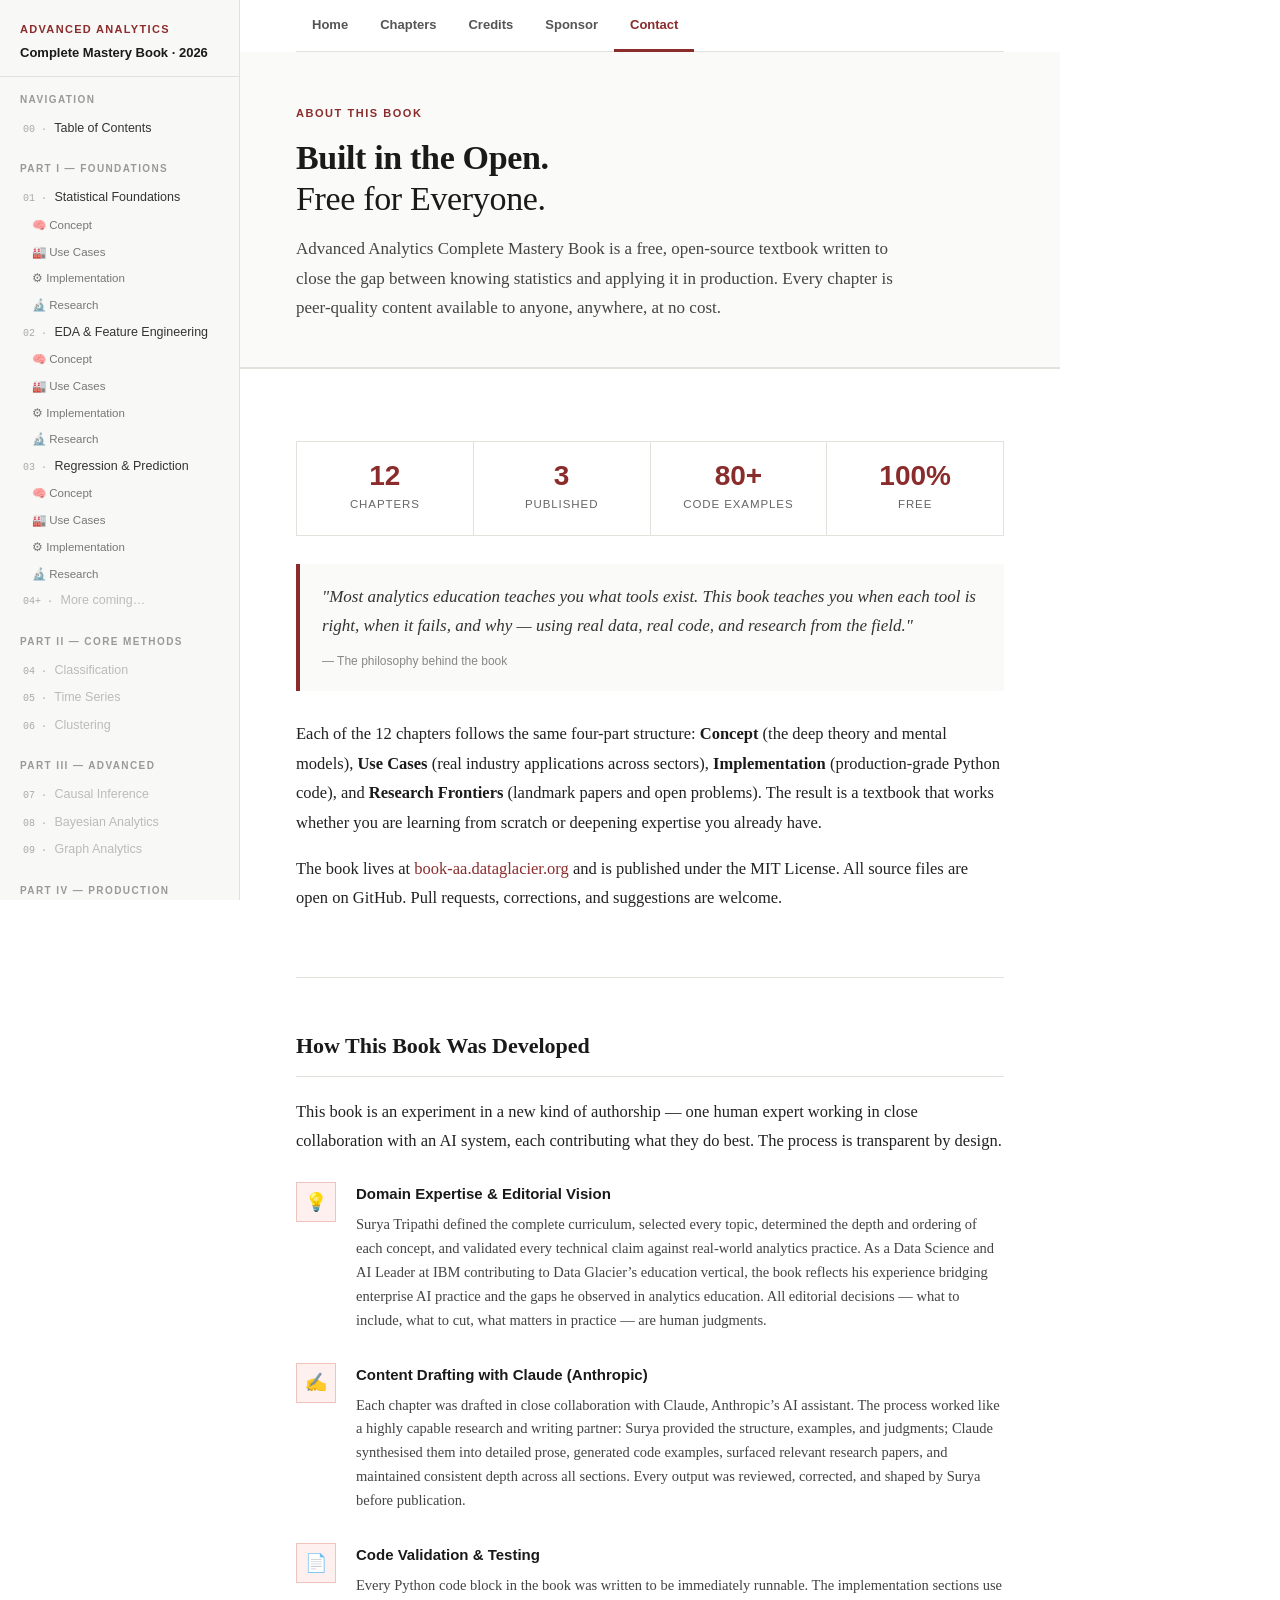
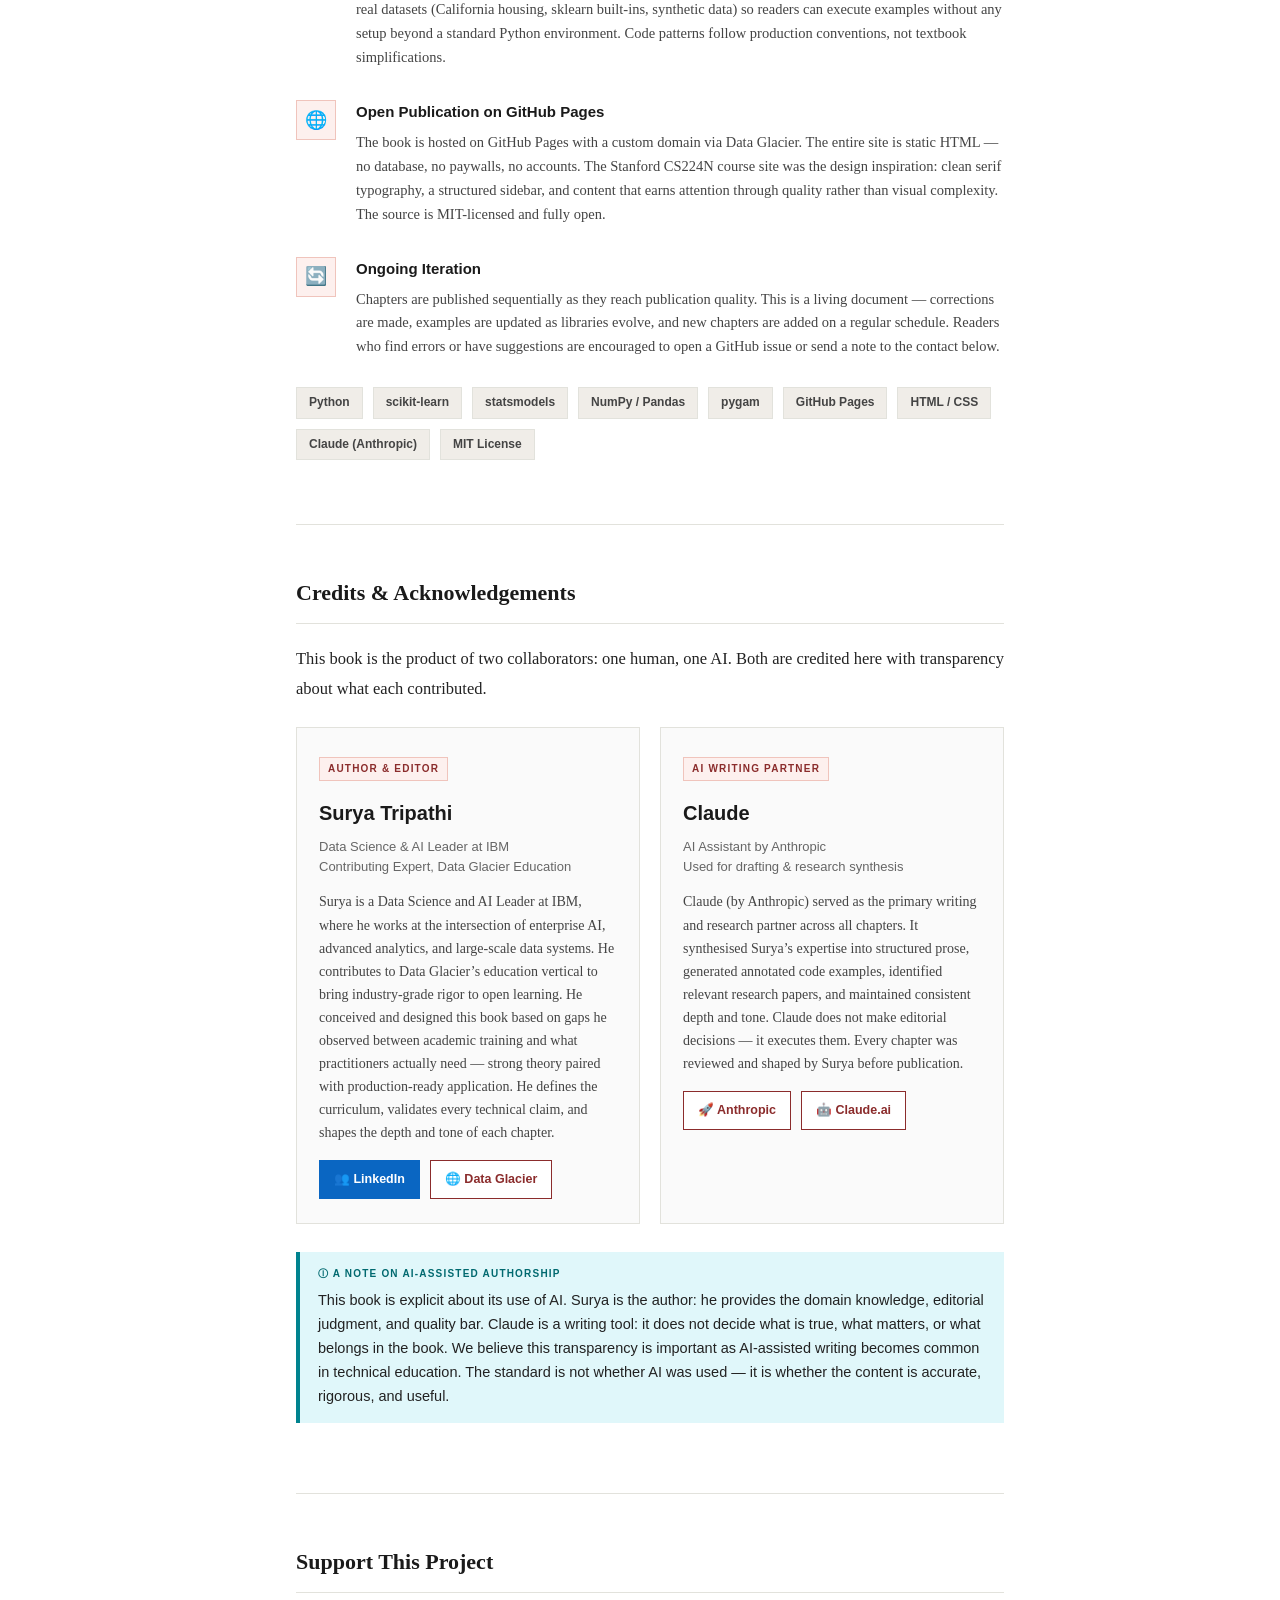
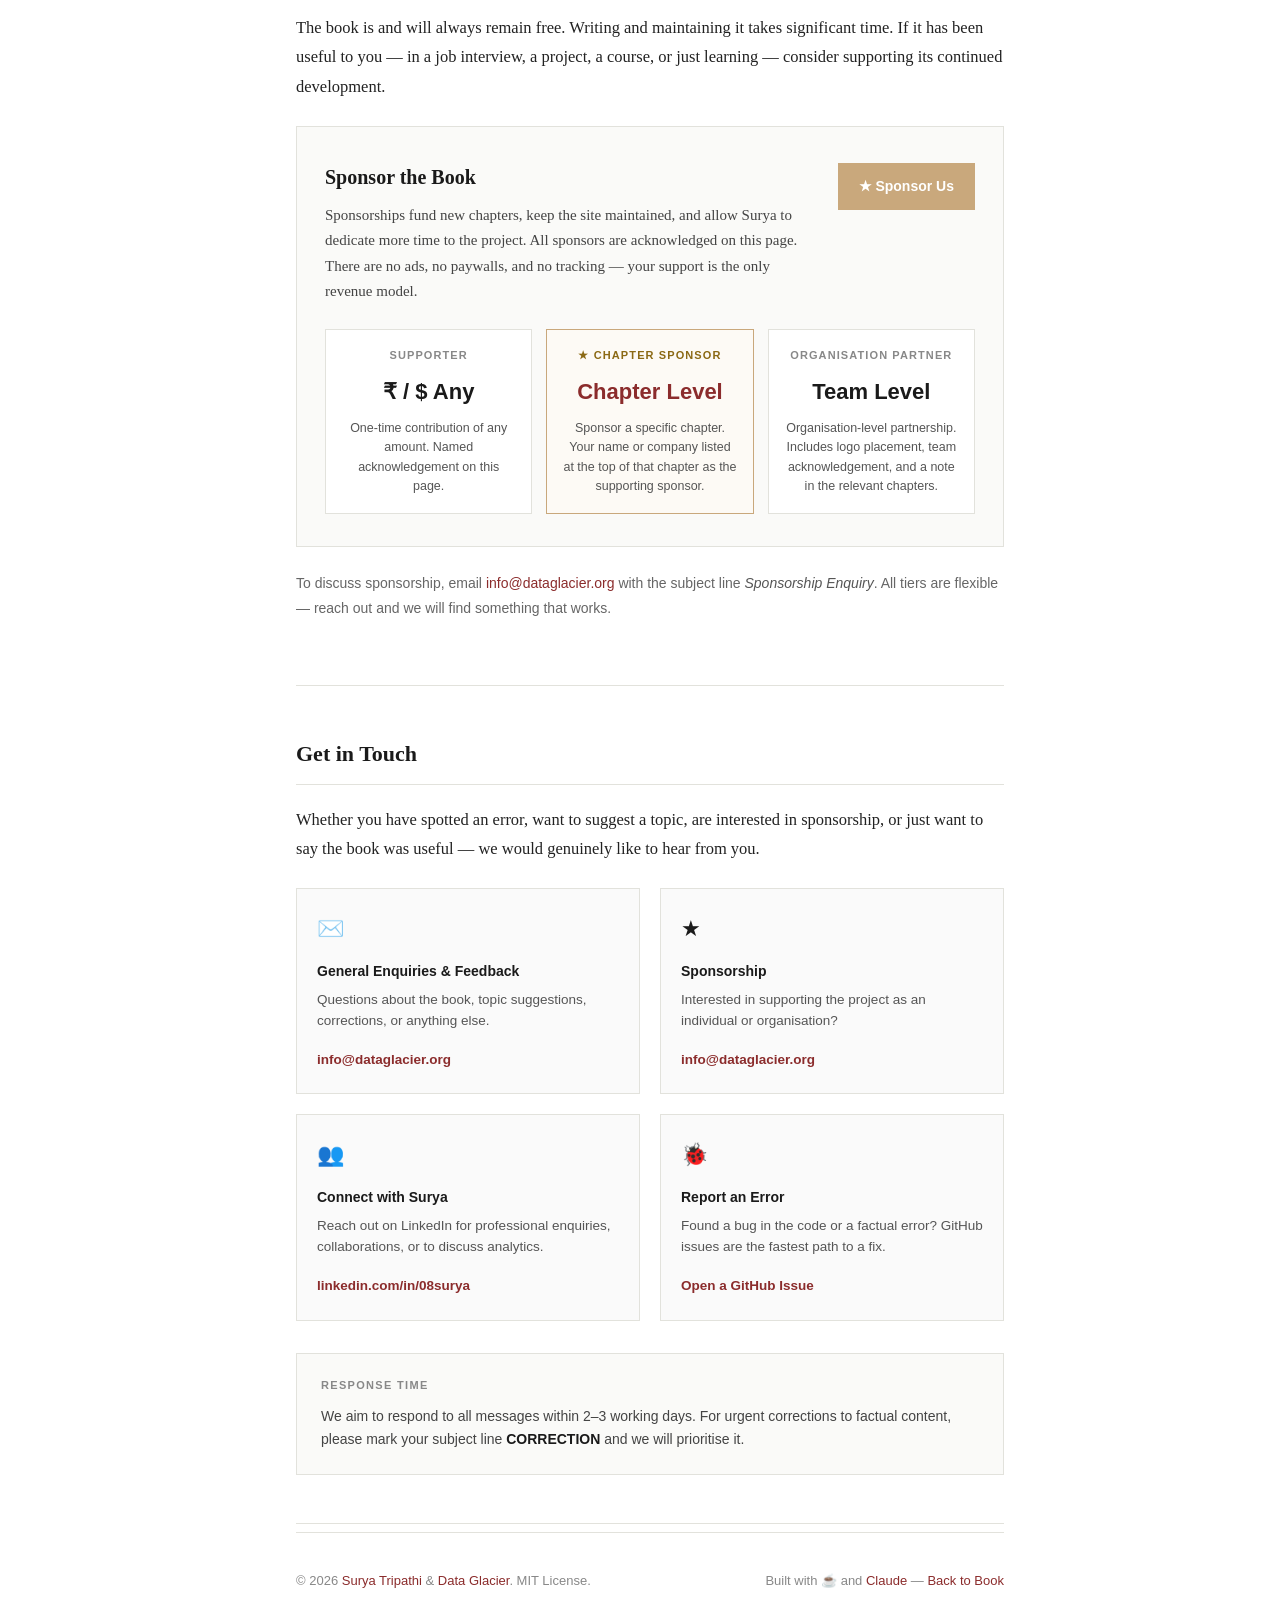
<file: about.html>
<!DOCTYPE html>
<html lang="en">
<head>
<meta charset="UTF-8">
<meta name="viewport" content="width=device-width, initial-scale=1.0">
<meta name="color-scheme" content="light">
<title>About &amp; Credits &mdash; Advanced Analytics Mastery Book</title>
<style>
/* Shared chapter styles — Stanford-inspired clean academic design */
*, *::before, *::after { box-sizing: border-box; margin: 0; padding: 0; }
html { scroll-behavior: smooth; }
body {
  font-family: 'Georgia', 'Times New Roman', serif;
  background: #FFFFFF;
  color: #1a1a1a;
  line-height: 1.8;
  font-size: 16.5px;
}
.site-wrap { display: flex; min-height: 100vh; }

/* SIDEBAR */
#sidebar {
  width: 240px; flex-shrink: 0; background: #F8F8F6;
  border-right: 1px solid #E2E2DC; position: fixed;
  top: 0; left: 0; height: 100vh; overflow-y: auto; z-index: 100;
}
.sb-logo { padding: 20px 20px 14px; border-bottom: 1px solid #E2E2DC; }
.sb-logo .site-name { font-family: sans-serif; font-size: 11px; font-weight: 700; letter-spacing: 0.12em; text-transform: uppercase; color: #8B2C2C; margin-bottom: 4px; }
.sb-logo .course-name { font-size: 13px; font-family: sans-serif; font-weight: 600; color: #1a1a1a; line-height: 1.4; }
.nav-group { padding: 14px 0 4px; }
.nav-group-label { padding: 0 20px 6px; font-size: 10px; font-family: sans-serif; font-weight: 700; text-transform: uppercase; letter-spacing: 0.14em; color: #999; }
.nav-link { display: block; padding: 5px 20px; font-size: 12.5px; font-family: sans-serif; color: #333; text-decoration: none; border-left: 3px solid transparent; transition: all 0.12s; line-height: 1.4; }
.nav-link:hover { color: #8B2C2C; background: #F0EDE8; border-left-color: #C9A87C; }
.nav-link.active { color: #8B2C2C; border-left-color: #8B2C2C; background: #F5EDE6; font-weight: 600; }
.nav-link.locked { color: #bbb; cursor: default; pointer-events: none; }
.nav-link .ch { color: #aaa; margin-right: 4px; font-family: 'Courier New', monospace; font-size: 10px; }
.nav-link.active .ch { color: #C9A87C; }
.nav-sub { display: block; padding: 3px 20px 3px 32px; font-size: 11.5px; font-family: sans-serif; color: #777; text-decoration: none; transition: color 0.12s; }
.nav-sub:hover { color: #8B2C2C; }

/* MAIN */
#main { margin-left: 240px; flex: 1; max-width: 820px; padding: 0 56px 100px; }

/* TOP NAV */
.top-nav { border-bottom: 1px solid #E2E2DC; display: flex; gap: 0; }
.top-nav a { padding: 13px 16px; font-size: 13px; font-family: sans-serif; font-weight: 600; color: #555; text-decoration: none; border-bottom: 3px solid transparent; margin-bottom: -1px; transition: color 0.12s; }
.top-nav a:hover { color: #8B2C2C; }
.top-nav a.current { color: #8B2C2C; border-bottom-color: #8B2C2C; }

/* CHAPTER HERO */
.ch-hero { padding: 44px 0 32px; border-bottom: 2px solid #E2E2DC; }
.ch-hero .eyebrow { display: flex; align-items: center; gap: 12px; margin-bottom: 14px; font-family: sans-serif; }
.ch-hero .part-tag { font-size: 11px; letter-spacing: 0.14em; text-transform: uppercase; color: #888; font-weight: 700; }
.ch-hero .ch-tag { font-size: 11px; letter-spacing: 0.1em; text-transform: uppercase; color: #8B2C2C; font-weight: 700; background: #FDF0EE; padding: 2px 8px; border-radius: 2px; border: 1px solid #F0C4BC; }
.ch-hero h1 { font-size: 32px; font-weight: 400; line-height: 1.2; color: #1a1a1a; margin-bottom: 14px; letter-spacing: -0.01em; }
.ch-hero h1 strong { font-weight: 700; }
.ch-hero .ch-desc { font-size: 16px; color: #444; max-width: 640px; line-height: 1.7; margin-bottom: 22px; }
.ch-hero .ch-meta { display: flex; gap: 24px; font-family: sans-serif; font-size: 13px; color: #666; flex-wrap: wrap; }
.ch-hero .ch-meta strong { color: #8B2C2C; }

/* SECTION BANNER */
.section-banner { margin: 40px 0 24px; padding: 14px 18px; display: flex; align-items: center; gap: 14px; border-left: 4px solid; font-family: sans-serif; }
.section-banner .s-num { font-size: 10px; text-transform: uppercase; letter-spacing: 0.14em; font-weight: 700; margin-bottom: 3px; }
.section-banner .s-title { font-size: 15px; font-weight: 700; color: #1a1a1a; }
.section-banner .s-icon { font-size: 20px; }
.sb-concept { background: #F0F4FF; border-color: #3F51B5; }
.sb-concept .s-num { color: #3F51B5; }
.sb-usecases { background: #F0FAF4; border-color: #2E7D32; }
.sb-usecases .s-num { color: #2E7D32; }
.sb-impl { background: #F0F9FF; border-color: #0277BD; }
.sb-impl .s-num { color: #0277BD; }
.sb-research { background: #FFF8E1; border-color: #F57F17; }
.sb-research .s-num { color: #F57F17; }

/* HEADINGS */
h2 { font-size: 24px; font-weight: 700; color: #1a1a1a; margin: 40px 0 12px; border-bottom: 1px solid #E2E2DC; padding-bottom: 8px; }
h3 { font-size: 19px; font-weight: 700; color: #1a1a1a; margin: 34px 0 12px; }
h4 { font-size: 13px; font-weight: 700; font-family: sans-serif; text-transform: uppercase; letter-spacing: 0.1em; color: #8B2C2C; margin: 26px 0 8px; }
h5 { font-size: 15.5px; font-weight: 700; font-family: sans-serif; color: #1a1a1a; margin: 20px 0 8px; }

/* PROSE */
p { margin-bottom: 16px; color: #222; }
strong { color: #1a1a1a; font-weight: 700; }
em { color: #555; font-style: italic; }
a { color: #8B2C2C; text-decoration: none; }
a:hover { text-decoration: underline; }
ul, ol { padding-left: 24px; margin-bottom: 16px; }
li { margin-bottom: 7px; color: #333; }
li strong { color: #1a1a1a; }

/* CALLOUTS */
.callout { border-left: 4px solid; padding: 14px 18px; margin: 22px 0; font-family: sans-serif; font-size: 14.5px; line-height: 1.65; }
.callout p { font-size: 14.5px !important; margin-bottom: 8px !important; }
.callout p:last-child { margin-bottom: 0 !important; }
.callout ul { margin-bottom: 0; }
.callout li { font-size: 14px; margin-bottom: 6px; }
.callout .cl { font-size: 10px; text-transform: uppercase; letter-spacing: 0.12em; font-weight: 700; display: block; margin-bottom: 7px; }
.callout-concept { background: #EEF2FF; border-color: #3F51B5; }
.callout-concept .cl { color: #3F51B5; }
.callout-analogy { background: #FFF8E1; border-color: #F9A825; }
.callout-analogy .cl { color: #F57F17; }
.callout-warning { background: #FFF3E0; border-color: #E64A19; }
.callout-warning .cl { color: #BF360C; }
.callout-tip { background: #F1F8E9; border-color: #558B2F; }
.callout-tip .cl { color: #33691E; }
.callout-key { background: #E0F7FA; border-color: #00838F; }
.callout-key .cl { color: #00696F; }
.callout-research { background: #FFF8E1; border-color: #F57F17; }
.callout-research .cl { color: #E65100; }

/* CODE */
pre { background: #F6F6F4; border: 1px solid #E2E2DC; border-left: 3px solid #8B2C2C; padding: 18px 20px; border-radius: 2px; overflow-x: auto; font-family: 'Courier New', 'Menlo', monospace; font-size: 13px; line-height: 1.75; color: #1a1a1a; margin: 14px 0 20px; }
pre code { background: none !important; border: none !important; color: inherit !important; padding: 0 !important; font-size: inherit !important; }
code { background: #F0EDE8; padding: 1px 5px; border-radius: 2px; font-family: 'Courier New', monospace; font-size: 13px; color: #8B2C2C; border: 1px solid #E8E0D8; }
.code-label { font-family: sans-serif; font-size: 10.5px; text-transform: uppercase; letter-spacing: 0.12em; color: #888; margin-bottom: -8px; padding-top: 10px; display: flex; align-items: center; gap: 6px; }
.code-label::before { content: ''; display: inline-block; width: 10px; height: 2px; background: #8B2C2C; }

/* SYNTAX */
.kw { color: #7B1FA2; } .fn { color: #1565C0; } .st { color: #2E7D32; }
.nu { color: #E65100; } .cm { color: #9E9E9E; font-style: italic; }
.cl2 { color: #006064; } .dc { color: #00838F; }

/* FORMULA */
.formula { background: #FAFAFA; border: 1px solid #E2E2DC; border-left: 3px solid #333; padding: 18px 22px; margin: 18px 0; font-family: 'Courier New', monospace; font-size: 14px; color: #1a1a1a; line-height: 2.2; overflow-x: auto; }
.formula .f-label { font-size: 10px; text-transform: uppercase; letter-spacing: 0.12em; color: #888; display: block; margin-bottom: 8px; font-family: sans-serif; text-align: left; }

/* DIAGRAM */
.diagram { background: #F8F8F6; border: 1px solid #E2E2DC; border-left: 3px solid #555; padding: 20px 22px; font-family: 'Courier New', monospace; font-size: 12.5px; line-height: 1.88; overflow-x: auto; margin: 18px 0; color: #333; }
.dl { color: #8B2C2C; font-weight: 700; } .db { color: #2E7D32; font-weight: 600; }
.dd { color: #1565C0; } .dv { color: #6A1B9A; }

/* TABLES */
.tbl-wrap { overflow-x: auto; margin: 18px 0; }
table { width: 100%; border-collapse: collapse; font-family: sans-serif; font-size: 13.5px; }
th { text-align: left; padding: 9px 12px; font-size: 11px; text-transform: uppercase; letter-spacing: 0.1em; color: #555; border-bottom: 2px solid #1a1a1a; font-weight: 700; background: #FAFAFA; }
td { padding: 10px 12px; border-bottom: 1px solid #E2E2DC; color: #333; vertical-align: top; }
td strong { color: #8B2C2C; }
td code { font-size: 12px; }
tr:hover td { background: #FAFAF8; }

/* QUIZ */
.quiz { background: #FFFBF0; border: 1px solid #E8D8A0; padding: 20px 22px; margin: 28px 0; font-family: sans-serif; }
.quiz .q-title { font-size: 10px; text-transform: uppercase; letter-spacing: 0.12em; font-weight: 700; color: #8B6914; margin-bottom: 12px; display: block; }
.quiz ol { padding-left: 20px; }
.quiz li { color: #333; font-size: 14px; margin-bottom: 10px; line-height: 1.6; }
.quiz .hint { margin-top: 14px; font-size: 12.5px; color: #888; font-style: italic; border-top: 1px solid #E8D8A0; padding-top: 12px; }

/* STEPS */
.steps { margin: 18px 0; }
.step { display: flex; gap: 16px; margin-bottom: 20px; align-items: flex-start; }
.step-n { min-width: 26px; height: 26px; border-radius: 50%; background: #8B2C2C; color: #fff; display: flex; align-items: center; justify-content: center; font-size: 12px; font-weight: 700; font-family: sans-serif; flex-shrink: 0; margin-top: 2px; }
.step-body strong { display: block; font-family: sans-serif; font-size: 15px; color: #1a1a1a; margin-bottom: 4px; }
.step-body p { color: #444; font-size: 14.5px; margin-bottom: 0; }

/* COMPARE */
.compare { display: grid; grid-template-columns: 1fr 1fr; gap: 14px; margin: 18px 0; }
.compare-box { background: #FAFAFA; border: 1px solid #E2E2DC; padding: 16px 18px; }
.compare-box h5 { margin-top: 0 !important; margin-bottom: 10px !important; font-family: sans-serif; }
.compare-box ul { margin-bottom: 0; }
.compare-box li { font-size: 13.5px; color: #444; margin-bottom: 6px; }

/* PAPER */
.paper { background: #FAFAFA; border: 1px solid #E2E2DC; border-left: 3px solid #F57F17; padding: 14px 16px; margin: 12px 0; font-family: sans-serif; }
.paper .p-title { font-size: 14px; font-weight: 700; color: #1a1a1a; margin-bottom: 3px; }
.paper .p-meta { font-size: 11.5px; color: #888; margin-bottom: 6px; }
.paper .p-desc { font-size: 13px; color: #444; line-height: 1.6; }

/* CHAPTER NAV */
.ch-nav { display: flex; gap: 12px; margin-top: 48px; padding-top: 28px; border-top: 2px solid #E2E2DC; }
.ch-nav a { flex: 1; padding: 14px 18px; background: #FAFAFA; border: 1px solid #E2E2DC; text-decoration: none; color: #333; font-family: sans-serif; font-size: 13px; transition: all 0.12s; display: block; }
.ch-nav a:hover { border-color: #8B2C2C; color: #8B2C2C; }
.ch-nav .nav-lbl { font-size: 10px; text-transform: uppercase; letter-spacing: 0.1em; color: #888; margin-bottom: 4px; }

/* CONTENT SECTION DIVIDER */
.content-section { padding: 44px 0; border-bottom: 1px solid #E2E2DC; }

/* MOBILE */
#menu-btn { display: none; }
@media (max-width: 860px) {
  #sidebar { transform: translateX(-100%); transition: transform 0.25s; }
  #sidebar.open { transform: translateX(0); }
  #main { margin-left: 0; padding: 0 20px 80px; }
  #menu-btn { display: block; position: fixed; top: 12px; right: 14px; z-index: 200; background: #8B2C2C; border: none; color: #fff; padding: 8px 14px; border-radius: 3px; cursor: pointer; font-size: 13px; font-family: sans-serif; font-weight: 700; }
  .compare { grid-template-columns: 1fr; }
}


/* ── ABOUT PAGE SPECIFIC STYLES ─────────────────────────── */

/* Hero */
.about-hero {
  padding: 52px 0 44px;
  border-bottom: 2px solid #E2E2DC;
  background: #FAFAF8;
  margin: 0 -56px;
  padding-left: 56px;
  padding-right: 56px;
}
.about-hero .kicker {
  font-family: sans-serif; font-size: 11px; font-weight: 700;
  letter-spacing: 0.14em; text-transform: uppercase;
  color: #8B2C2C; margin-bottom: 14px; display: block;
}
.about-hero h1 {
  font-size: 34px; font-weight: 400; line-height: 1.2;
  color: #1a1a1a; margin-bottom: 14px; letter-spacing: -0.01em;
}
.about-hero h1 strong { font-weight: 700; }
.about-hero .lead {
  font-size: 17px; color: #444; max-width: 620px;
  line-height: 1.75; margin-bottom: 0;
}

/* Section dividers */
.about-section {
  padding: 48px 0;
  border-bottom: 1px solid #E2E2DC;
}
.about-section:last-child { border-bottom: none; }
.about-section h2 {
  font-size: 22px; font-weight: 700; color: #1a1a1a;
  margin: 0 0 20px; padding-bottom: 10px;
  border-bottom: 1px solid #E2E2DC;
}

/* Timeline / Process steps */
.process-list { margin: 24px 0; }
.process-item {
  display: flex; gap: 20px; margin-bottom: 28px;
  align-items: flex-start;
}
.process-icon {
  width: 40px; height: 40px; flex-shrink: 0;
  background: #FDF0EE; border: 1px solid #F0C4BC;
  display: flex; align-items: center; justify-content: center;
  font-size: 18px; margin-top: 2px;
}
.process-body h4 {
  font-family: sans-serif; font-size: 15px; font-weight: 700;
  color: #1a1a1a; margin: 0 0 6px; text-transform: none;
  letter-spacing: 0; font-size: 15px;
}
.process-body p {
  font-size: 14.5px; color: #444; margin: 0; line-height: 1.65;
}

/* Credit cards */
.credits-grid {
  display: grid; grid-template-columns: 1fr 1fr;
  gap: 20px; margin: 24px 0;
}
.credit-card {
  border: 1px solid #E2E2DC; padding: 24px 22px;
  background: #FAFAFA; position: relative;
  transition: border-color 0.15s;
}
.credit-card:hover { border-color: #C9A87C; }
.credit-card .role-badge {
  display: inline-block; font-family: sans-serif;
  font-size: 10px; font-weight: 700; text-transform: uppercase;
  letter-spacing: 0.12em; color: #8B2C2C;
  background: #FDF0EE; border: 1px solid #F0C4BC;
  padding: 2px 8px; margin-bottom: 14px;
}
.credit-card .name {
  font-size: 20px; font-weight: 700; color: #1a1a1a;
  margin-bottom: 6px; font-family: sans-serif;
}
.credit-card .title-line {
  font-size: 13px; color: #666; font-family: sans-serif;
  margin-bottom: 14px; line-height: 1.5;
}
.credit-card .bio {
  font-size: 14px; color: #444; line-height: 1.65;
  margin-bottom: 16px;
}
.credit-card .links { display: flex; gap: 10px; flex-wrap: wrap; }
.btn-link {
  display: inline-flex; align-items: center; gap: 6px;
  font-family: sans-serif; font-size: 12.5px; font-weight: 600;
  padding: 7px 14px; text-decoration: none;
  border: 1px solid; transition: all 0.15s; cursor: pointer;
}
.btn-link:hover { text-decoration: none; }
.btn-primary {
  background: #8B2C2C; color: #fff; border-color: #8B2C2C;
}
.btn-primary:hover { background: #6D2020; border-color: #6D2020; color: #fff; }
.btn-outline {
  background: #fff; color: #8B2C2C; border-color: #8B2C2C;
}
.btn-outline:hover { background: #FDF0EE; }
.btn-gold {
  background: #C9A87C; color: #fff; border-color: #C9A87C;
}
.btn-gold:hover { background: #B8956A; border-color: #B8956A; color: #fff; }
.btn-linkedin {
  background: #0A66C2; color: #fff; border-color: #0A66C2;
}
.btn-linkedin:hover { background: #084E96; border-color: #084E96; color: #fff; }

/* Sponsor section */
.sponsor-box {
  border: 1px solid #E2E2DC;
  background: #FAFAF8;
  padding: 32px 28px;
  margin: 24px 0;
}
.sponsor-box .sponsor-header {
  display: flex; align-items: flex-start;
  justify-content: space-between; gap: 24px;
  flex-wrap: wrap;
}
.sponsor-box h3 {
  font-size: 20px; font-weight: 700; color: #1a1a1a;
  margin: 0 0 8px;
}
.sponsor-box .sponsor-desc {
  font-size: 15px; color: #444; line-height: 1.7;
  max-width: 480px; margin: 0;
}
.sponsor-box .sponsor-cta { flex-shrink: 0; padding-top: 4px; }
.sponsor-tiers {
  display: grid; grid-template-columns: repeat(3,1fr);
  gap: 14px; margin-top: 24px;
}
.tier {
  border: 1px solid #E2E2DC; padding: 16px 16px;
  background: #fff; text-align: center;
}
.tier .tier-name {
  font-family: sans-serif; font-size: 11px; font-weight: 700;
  text-transform: uppercase; letter-spacing: 0.1em;
  color: #888; margin-bottom: 6px;
}
.tier .tier-amount {
  font-size: 22px; font-weight: 700; color: #1a1a1a;
  font-family: sans-serif; margin-bottom: 8px;
}
.tier .tier-desc {
  font-size: 12.5px; color: #555; line-height: 1.55;
  font-family: sans-serif;
}
.tier.tier-featured {
  border-color: #C9A87C; background: #FDFAF5;
}
.tier.tier-featured .tier-name { color: #8B6914; }
.tier.tier-featured .tier-amount { color: #8B2C2C; }

/* Contact section */
.contact-grid {
  display: grid; grid-template-columns: 1fr 1fr;
  gap: 20px; margin: 24px 0;
}
.contact-item {
  border: 1px solid #E2E2DC; padding: 20px 20px;
  background: #FAFAFA;
}
.contact-item .c-icon {
  font-size: 22px; margin-bottom: 10px; display: block;
}
.contact-item h4 {
  font-family: sans-serif; font-size: 14px; font-weight: 700;
  color: #1a1a1a; margin: 0 0 6px; text-transform: none;
  letter-spacing: 0;
}
.contact-item p {
  font-size: 13.5px; color: #555; margin: 0 0 12px;
  line-height: 1.55; font-family: sans-serif;
}
.contact-item a {
  font-family: sans-serif; font-size: 13.5px;
  font-weight: 600; color: #8B2C2C;
}

/* Stats row */
.stats-row {
  display: grid; grid-template-columns: repeat(4,1fr);
  gap: 1px; background: #E2E2DC; border: 1px solid #E2E2DC;
  margin: 24px 0;
}
.stat-cell {
  background: #fff; padding: 20px 16px; text-align: center;
}
.stat-cell .val {
  font-size: 28px; font-weight: 700; color: #8B2C2C;
  font-family: sans-serif; line-height: 1; margin-bottom: 4px;
}
.stat-cell .lbl {
  font-size: 11.5px; color: #666; font-family: sans-serif;
  text-transform: uppercase; letter-spacing: 0.08em;
}

/* Philosophy quote */
.pull-quote {
  border-left: 4px solid #8B2C2C;
  padding: 18px 22px;
  margin: 28px 0;
  background: #FAFAF8;
}
.pull-quote p {
  font-size: 17px; font-style: italic; color: #333;
  line-height: 1.75; margin: 0;
}
.pull-quote .attr {
  font-size: 12px; font-family: sans-serif; color: #888;
  margin-top: 10px; display: block; font-style: normal;
}

/* Technology stack */
.tech-row {
  display: flex; gap: 10px; flex-wrap: wrap; margin: 16px 0;
}
.tech-tag {
  font-family: sans-serif; font-size: 12px; font-weight: 600;
  padding: 4px 12px; background: #F0EDE8;
  border: 1px solid #E2E2DC; color: #444;
}

/* Mobile */
@media (max-width: 760px) {
  .credits-grid, .contact-grid { grid-template-columns: 1fr; }
  .sponsor-tiers { grid-template-columns: 1fr; }
  .stats-row { grid-template-columns: 1fr 1fr; }
  .about-hero { margin: 0 -20px; padding-left: 20px; padding-right: 20px; }
}
</style>
</head>
<body>
<button id="menu-btn" onclick="document.getElementById('sidebar').classList.toggle('open')">&#9776; Menu</button>
<div class="site-wrap">

<!-- SIDEBAR -->
<nav id="sidebar">
  <div class="sb-logo">
    <div class="site-name">Advanced Analytics</div>
    <div class="course-name">Complete Mastery Book &middot; 2026</div>
  </div>
  <div class="nav-group">
    <div class="nav-group-label">Navigation</div>
    <a class="nav-link" href="index.html"><span class="ch">00 &middot;</span> Table of Contents</a>
  </div>
  <div class="nav-group">
    <div class="nav-group-label">Part I &mdash; Foundations</div>
    <a class="nav-link" href="ch01.html"><span class="ch">01 &middot;</span> Statistical Foundations</a>
    <a class="nav-sub" href="ch01.html#concept">&#129504; Concept</a>
    <a class="nav-sub" href="ch01.html#usecases">&#127981; Use Cases</a>
    <a class="nav-sub" href="ch01.html#implementation">&#9881; Implementation</a>
    <a class="nav-sub" href="ch01.html#research">&#128300; Research</a>
    <a class="nav-link" href="ch02.html"><span class="ch">02 &middot;</span> EDA &amp; Feature Engineering</a>
    <a class="nav-sub" href="ch02.html#concept">&#129504; Concept</a>
    <a class="nav-sub" href="ch02.html#usecases">&#127981; Use Cases</a>
    <a class="nav-sub" href="ch02.html#implementation">&#9881; Implementation</a>
    <a class="nav-sub" href="ch02.html#research">&#128300; Research</a>
    <a class="nav-link" href="ch03.html"><span class="ch">03 &middot;</span> Regression &amp; Prediction</a>
    <a class="nav-sub" href="ch03.html#concept">&#129504; Concept</a>
    <a class="nav-sub" href="ch03.html#usecases">&#127981; Use Cases</a>
    <a class="nav-sub" href="ch03.html#implementation">&#9881; Implementation</a>
    <a class="nav-sub" href="ch03.html#research">&#128300; Research</a>
    <a class="nav-link locked"><span class="ch">04+ &middot;</span> More coming&hellip;</a>
  </div>
  <div class="nav-group">
    <div class="nav-group-label">Part II &mdash; Core Methods</div>
    <a class="nav-link locked"><span class="ch">04 &middot;</span> Classification</a>
    <a class="nav-link locked"><span class="ch">05 &middot;</span> Time Series</a>
    <a class="nav-link locked"><span class="ch">06 &middot;</span> Clustering</a>
  </div>
  <div class="nav-group">
    <div class="nav-group-label">Part III &mdash; Advanced</div>
    <a class="nav-link locked"><span class="ch">07 &middot;</span> Causal Inference</a>
    <a class="nav-link locked"><span class="ch">08 &middot;</span> Bayesian Analytics</a>
    <a class="nav-link locked"><span class="ch">09 &middot;</span> Graph Analytics</a>
  </div>
  <div class="nav-group">
    <div class="nav-group-label">Part IV &mdash; Production</div>
    <a class="nav-link locked"><span class="ch">10 &middot;</span> NLP &amp; Text</a>
    <a class="nav-link locked"><span class="ch">11 &middot;</span> MLOps</a>
    <a class="nav-link locked"><span class="ch">12 &middot;</span> Data Pipelines</a>
  </div>
  <div class="nav-group">
    <div class="nav-group-label">Book</div>
    <a class="nav-link active" href="about.html"><span class="ch">&#9432; &middot;</span> About &amp; Credits</a>
  </div>
</nav>

<!-- MAIN -->
<main id="main">

  <nav class="top-nav">
    <a href="index.html">Home</a>
    <a href="index.html#chapters">Chapters</a>
    <a href="#credits">Credits</a>
    <a href="#sponsor">Sponsor</a>
    <a href="#contact" class="current">Contact</a>
  </nav>

  <!-- HERO -->
  <div class="about-hero">
    <span class="kicker">About This Book</span>
    <h1><strong>Built in the Open.</strong><br>Free for Everyone.</h1>
    <p class="lead">Advanced Analytics Complete Mastery Book is a free, open-source textbook written to close the gap between knowing statistics and applying it in production. Every chapter is peer-quality content available to anyone, anywhere, at no cost.</p>
  </div>

  <!-- STATS -->
  <div class="about-section" id="overview">
    <div class="stats-row">
      <div class="stat-cell"><div class="val">12</div><div class="lbl">Chapters</div></div>
      <div class="stat-cell"><div class="val">3</div><div class="lbl">Published</div></div>
      <div class="stat-cell"><div class="val">80+</div><div class="lbl">Code Examples</div></div>
      <div class="stat-cell"><div class="val">100%</div><div class="lbl">Free</div></div>
    </div>

    <div class="pull-quote">
      <p>"Most analytics education teaches you what tools exist. This book teaches you when each tool is right, when it fails, and why &mdash; using real data, real code, and research from the field."</p>
      <span class="attr">&mdash; The philosophy behind the book</span>
    </div>

    <p>Each of the 12 chapters follows the same four-part structure: <strong>Concept</strong> (the deep theory and mental models), <strong>Use Cases</strong> (real industry applications across sectors), <strong>Implementation</strong> (production-grade Python code), and <strong>Research Frontiers</strong> (landmark papers and open problems). The result is a textbook that works whether you are learning from scratch or deepening expertise you already have.</p>

    <p>The book lives at <a href="https://book-aa.dataglacier.org">book-aa.dataglacier.org</a> and is published under the MIT License. All source files are open on GitHub. Pull requests, corrections, and suggestions are welcome.</p>
  </div>

  <!-- HOW IT WAS BUILT -->
  <div class="about-section" id="how-built">
    <h2>How This Book Was Developed</h2>

    <p>This book is an experiment in a new kind of authorship &mdash; one human expert working in close collaboration with an AI system, each contributing what they do best. The process is transparent by design.</p>

    <div class="process-list">

      <div class="process-item">
        <div class="process-icon">&#128161;</div>
        <div class="process-body">
          <h4>Domain Expertise &amp; Editorial Vision</h4>
          <p>Surya Tripathi defined the complete curriculum, selected every topic, determined the depth and ordering of each concept, and validated every technical claim against real-world analytics practice. As a Data Science and AI Leader at IBM contributing to Data Glacier&rsquo;s education vertical, the book reflects his experience bridging enterprise AI practice and the gaps he observed in analytics education. All editorial decisions &mdash; what to include, what to cut, what matters in practice &mdash; are human judgments.</p>
        </div>
      </div>

      <div class="process-item">
        <div class="process-icon">&#9997;&#65039;</div>
        <div class="process-body">
          <h4>Content Drafting with Claude (Anthropic)</h4>
          <p>Each chapter was drafted in close collaboration with Claude, Anthropic&rsquo;s AI assistant. The process worked like a highly capable research and writing partner: Surya provided the structure, examples, and judgments; Claude synthesised them into detailed prose, generated code examples, surfaced relevant research papers, and maintained consistent depth across all sections. Every output was reviewed, corrected, and shaped by Surya before publication.</p>
        </div>
      </div>

      <div class="process-item">
        <div class="process-icon">&#128196;</div>
        <div class="process-body">
          <h4>Code Validation &amp; Testing</h4>
          <p>Every Python code block in the book was written to be immediately runnable. The implementation sections use real datasets (California housing, sklearn built-ins, synthetic data) so readers can execute examples without any setup beyond a standard Python environment. Code patterns follow production conventions, not textbook simplifications.</p>
        </div>
      </div>

      <div class="process-item">
        <div class="process-icon">&#127760;</div>
        <div class="process-body">
          <h4>Open Publication on GitHub Pages</h4>
          <p>The book is hosted on GitHub Pages with a custom domain via Data Glacier. The entire site is static HTML &mdash; no database, no paywalls, no accounts. The Stanford CS224N course site was the design inspiration: clean serif typography, a structured sidebar, and content that earns attention through quality rather than visual complexity. The source is MIT-licensed and fully open.</p>
        </div>
      </div>

      <div class="process-item">
        <div class="process-icon">&#128260;</div>
        <div class="process-body">
          <h4>Ongoing Iteration</h4>
          <p>Chapters are published sequentially as they reach publication quality. This is a living document &mdash; corrections are made, examples are updated as libraries evolve, and new chapters are added on a regular schedule. Readers who find errors or have suggestions are encouraged to open a GitHub issue or send a note to the contact below.</p>
        </div>
      </div>

    </div>

    <div class="tech-row">
      <span class="tech-tag">Python</span>
      <span class="tech-tag">scikit-learn</span>
      <span class="tech-tag">statsmodels</span>
      <span class="tech-tag">NumPy / Pandas</span>
      <span class="tech-tag">pygam</span>
      <span class="tech-tag">GitHub Pages</span>
      <span class="tech-tag">HTML / CSS</span>
      <span class="tech-tag">Claude (Anthropic)</span>
      <span class="tech-tag">MIT License</span>
    </div>
  </div>

  <!-- CREDITS -->
  <div class="about-section" id="credits">
    <h2>Credits &amp; Acknowledgements</h2>

    <p>This book is the product of two collaborators: one human, one AI. Both are credited here with transparency about what each contributed.</p>

    <div class="credits-grid">

      <!-- Surya -->
      <div class="credit-card">
        <span class="role-badge">Author &amp; Editor</span>
        <div class="name">Surya Tripathi</div>
        <div class="title-line">Data Science &amp; AI Leader at IBM<br>Contributing Expert, Data Glacier Education</div>
        <p class="bio">Surya is a Data Science and AI Leader at IBM, where he works at the intersection of enterprise AI, advanced analytics, and large-scale data systems. He contributes to Data Glacier&rsquo;s education vertical to bring industry-grade rigor to open learning. He conceived and designed this book based on gaps he observed between academic training and what practitioners actually need &mdash; strong theory paired with production-ready application. He defines the curriculum, validates every technical claim, and shapes the depth and tone of each chapter.</p>
        <div class="links">
          <a class="btn-link btn-linkedin" href="https://in.linkedin.com/in/08surya" target="_blank" rel="noopener">
            &#128101; LinkedIn
          </a>
          <a class="btn-link btn-outline" href="https://dataglacier.org" target="_blank" rel="noopener">
            &#127760; Data Glacier
          </a>
        </div>
      </div>

      <!-- Claude -->
      <div class="credit-card">
        <span class="role-badge">AI Writing Partner</span>
        <div class="name">Claude</div>
        <div class="title-line">AI Assistant by Anthropic<br>Used for drafting &amp; research synthesis</div>
        <p class="bio">Claude (by Anthropic) served as the primary writing and research partner across all chapters. It synthesised Surya&rsquo;s expertise into structured prose, generated annotated code examples, identified relevant research papers, and maintained consistent depth and tone. Claude does not make editorial decisions &mdash; it executes them. Every chapter was reviewed and shaped by Surya before publication.</p>
        <div class="links">
          <a class="btn-link btn-outline" href="https://anthropic.com" target="_blank" rel="noopener">
            &#128640; Anthropic
          </a>
          <a class="btn-link btn-outline" href="https://claude.ai" target="_blank" rel="noopener">
            &#129302; Claude.ai
          </a>
        </div>
      </div>

    </div>

    <div class="callout callout-key" style="margin-top:28px;">
      <span class="cl">&#9432; A note on AI-assisted authorship</span>
      <p>This book is explicit about its use of AI. Surya is the author: he provides the domain knowledge, editorial judgment, and quality bar. Claude is a writing tool: it does not decide what is true, what matters, or what belongs in the book. We believe this transparency is important as AI-assisted writing becomes common in technical education. The standard is not whether AI was used &mdash; it is whether the content is accurate, rigorous, and useful.</p>
    </div>
  </div>

  <!-- SPONSOR -->
  <div class="about-section" id="sponsor">
    <h2>Support This Project</h2>

    <p>The book is and will always remain free. Writing and maintaining it takes significant time. If it has been useful to you &mdash; in a job interview, a project, a course, or just learning &mdash; consider supporting its continued development.</p>

    <div class="sponsor-box">
      <div class="sponsor-header">
        <div>
          <h3>Sponsor the Book</h3>
          <p class="sponsor-desc">Sponsorships fund new chapters, keep the site maintained, and allow Surya to dedicate more time to the project. All sponsors are acknowledged on this page. There are no ads, no paywalls, and no tracking &mdash; your support is the only revenue model.</p>
        </div>
        <div class="sponsor-cta">
          <a class="btn-link btn-gold" href="mailto:info@dataglacier.org?subject=Sponsorship%20Enquiry%20%E2%80%94%20Advanced%20Analytics%20Book" style="font-size:14px;padding:10px 20px;">
            &#9733; Sponsor Us
          </a>
        </div>
      </div>

      <div class="sponsor-tiers">
        <div class="tier">
          <div class="tier-name">Supporter</div>
          <div class="tier-amount">&#8377; / $ Any</div>
          <div class="tier-desc">One-time contribution of any amount. Named acknowledgement on this page.</div>
        </div>
        <div class="tier tier-featured">
          <div class="tier-name">&#9733; Chapter Sponsor</div>
          <div class="tier-amount">Chapter Level</div>
          <div class="tier-desc">Sponsor a specific chapter. Your name or company listed at the top of that chapter as the supporting sponsor.</div>
        </div>
        <div class="tier">
          <div class="tier-name">Organisation Partner</div>
          <div class="tier-amount">Team Level</div>
          <div class="tier-desc">Organisation-level partnership. Includes logo placement, team acknowledgement, and a note in the relevant chapters.</div>
        </div>
      </div>
    </div>

    <p style="font-size:14px;color:#666;font-family:sans-serif;margin-top:8px;">To discuss sponsorship, email <a href="mailto:info@dataglacier.org">info@dataglacier.org</a> with the subject line <em>Sponsorship Enquiry</em>. All tiers are flexible &mdash; reach out and we will find something that works.</p>
  </div>

  <!-- CONTACT -->
  <div class="about-section" id="contact">
    <h2>Get in Touch</h2>

    <p>Whether you have spotted an error, want to suggest a topic, are interested in sponsorship, or just want to say the book was useful &mdash; we would genuinely like to hear from you.</p>

    <div class="contact-grid">

      <div class="contact-item">
        <span class="c-icon">&#9993;&#65039;</span>
        <h4>General Enquiries &amp; Feedback</h4>
        <p>Questions about the book, topic suggestions, corrections, or anything else.</p>
        <a href="mailto:info@dataglacier.org">info@dataglacier.org</a>
      </div>

      <div class="contact-item">
        <span class="c-icon">&#9733;</span>
        <h4>Sponsorship</h4>
        <p>Interested in supporting the project as an individual or organisation?</p>
        <a href="mailto:info@dataglacier.org?subject=Sponsorship%20Enquiry">info@dataglacier.org</a>
      </div>

      <div class="contact-item">
        <span class="c-icon">&#128101;</span>
        <h4>Connect with Surya</h4>
        <p>Reach out on LinkedIn for professional enquiries, collaborations, or to discuss analytics.</p>
        <a href="https://in.linkedin.com/in/08surya" target="_blank" rel="noopener">linkedin.com/in/08surya</a>
      </div>

      <div class="contact-item">
        <span class="c-icon">&#128030;</span>
        <h4>Report an Error</h4>
        <p>Found a bug in the code or a factual error? GitHub issues are the fastest path to a fix.</p>
        <a href="https://github.com/surya08084/advanced-analytics/issues" target="_blank" rel="noopener">Open a GitHub Issue</a>
      </div>

    </div>

    <div style="margin-top:32px;padding:22px 24px;background:#FAFAF8;border:1px solid #E2E2DC;font-family:sans-serif;">
      <div style="font-size:11px;text-transform:uppercase;letter-spacing:0.12em;font-weight:700;color:#888;margin-bottom:10px;">Response Time</div>
      <p style="font-size:14px;color:#444;margin:0;line-height:1.65;">We aim to respond to all messages within 2&ndash;3 working days. For urgent corrections to factual content, please mark your subject line <strong>CORRECTION</strong> and we will prioritise it.</p>
    </div>
  </div>

  <!-- FOOTER NOTE -->
  <div style="padding:36px 0 0;font-family:sans-serif;font-size:13px;color:#888;display:flex;justify-content:space-between;flex-wrap:wrap;gap:12px;border-top:1px solid #E2E2DC;margin-top:8px;">
    <span>&copy; 2026 <a href="https://in.linkedin.com/in/08surya" style="color:#8B2C2C;">Surya Tripathi</a> &amp; <a href="https://dataglacier.org" style="color:#8B2C2C;">Data Glacier</a>. MIT License.</span>
    <span>Built with &#9749; and <a href="https://claude.ai" style="color:#8B2C2C;">Claude</a> &mdash; <a href="index.html" style="color:#8B2C2C;">Back to Book</a></span>
  </div>

</main>
</div>
<script>
document.querySelectorAll('a[href^="#"]').forEach(l => {
  l.addEventListener('click', () => document.getElementById('sidebar').classList.remove('open'));
});
</script>
</body>
</html>
</file>
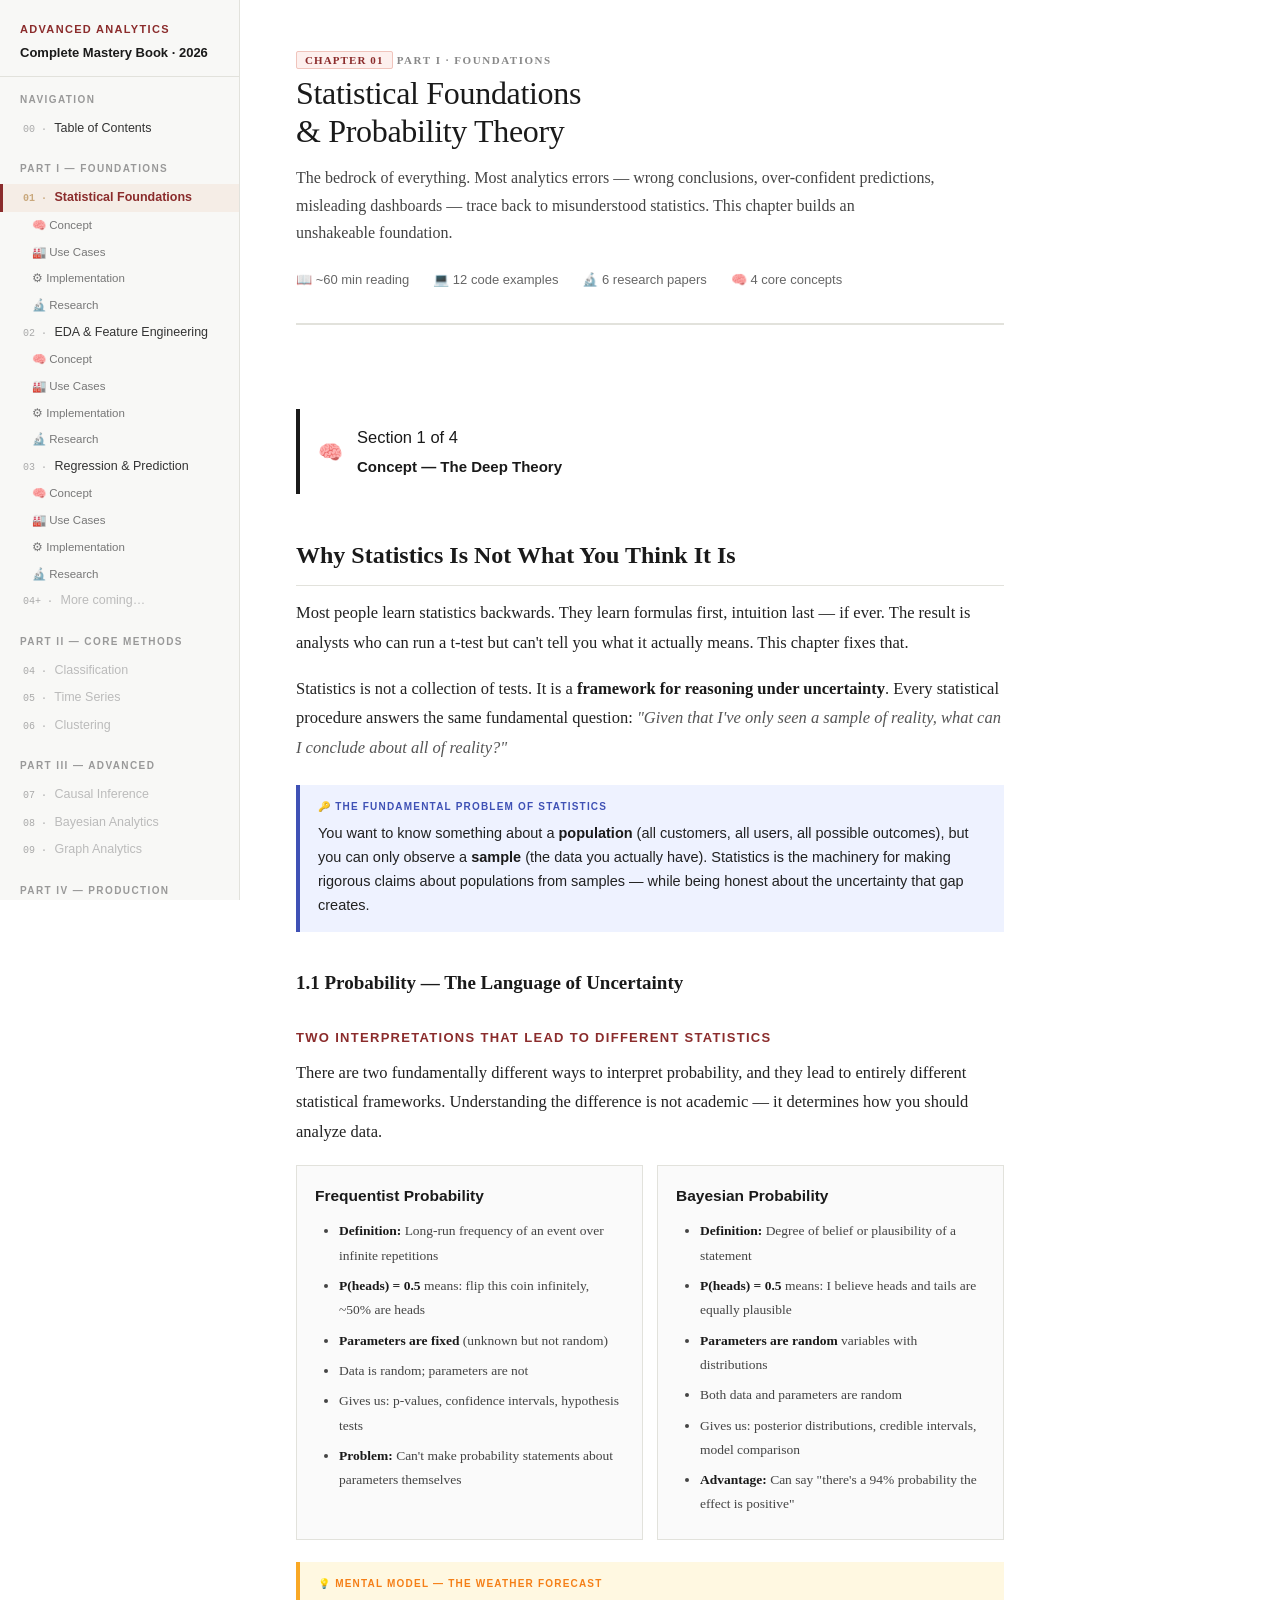
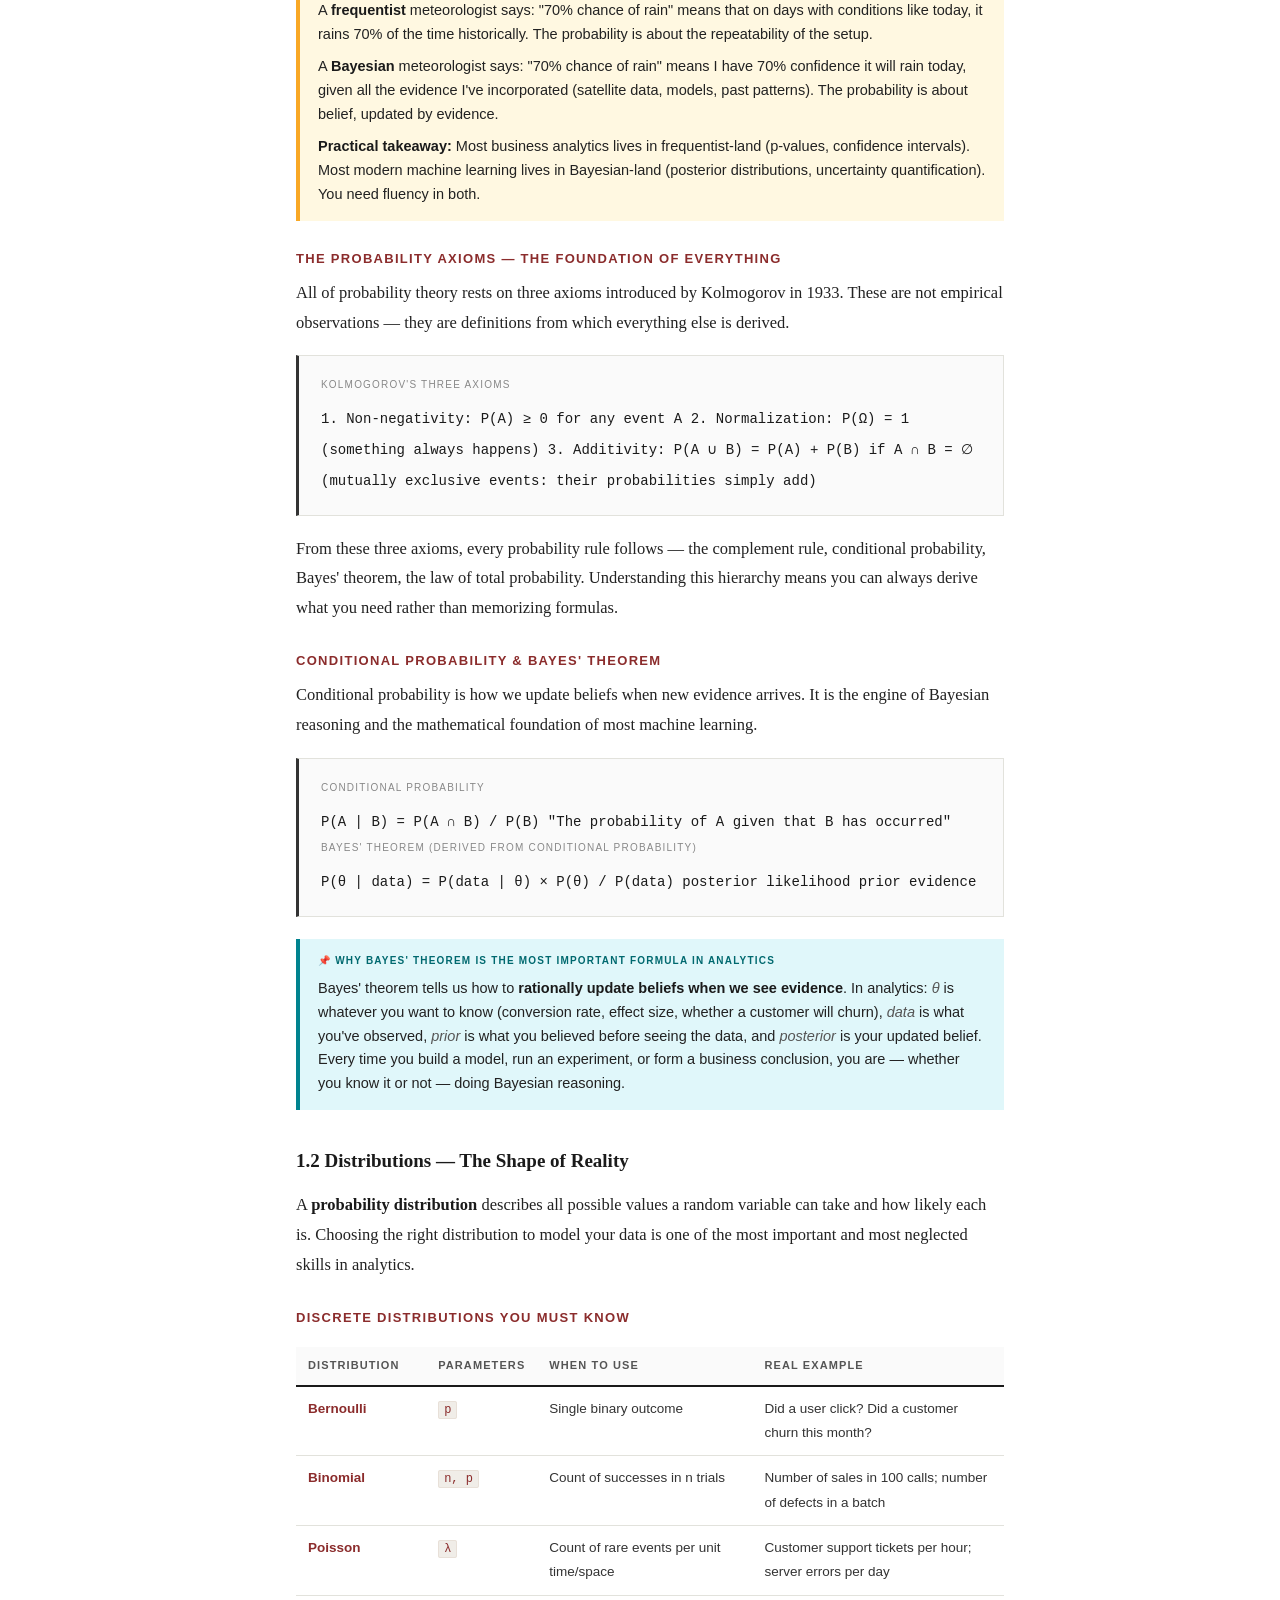
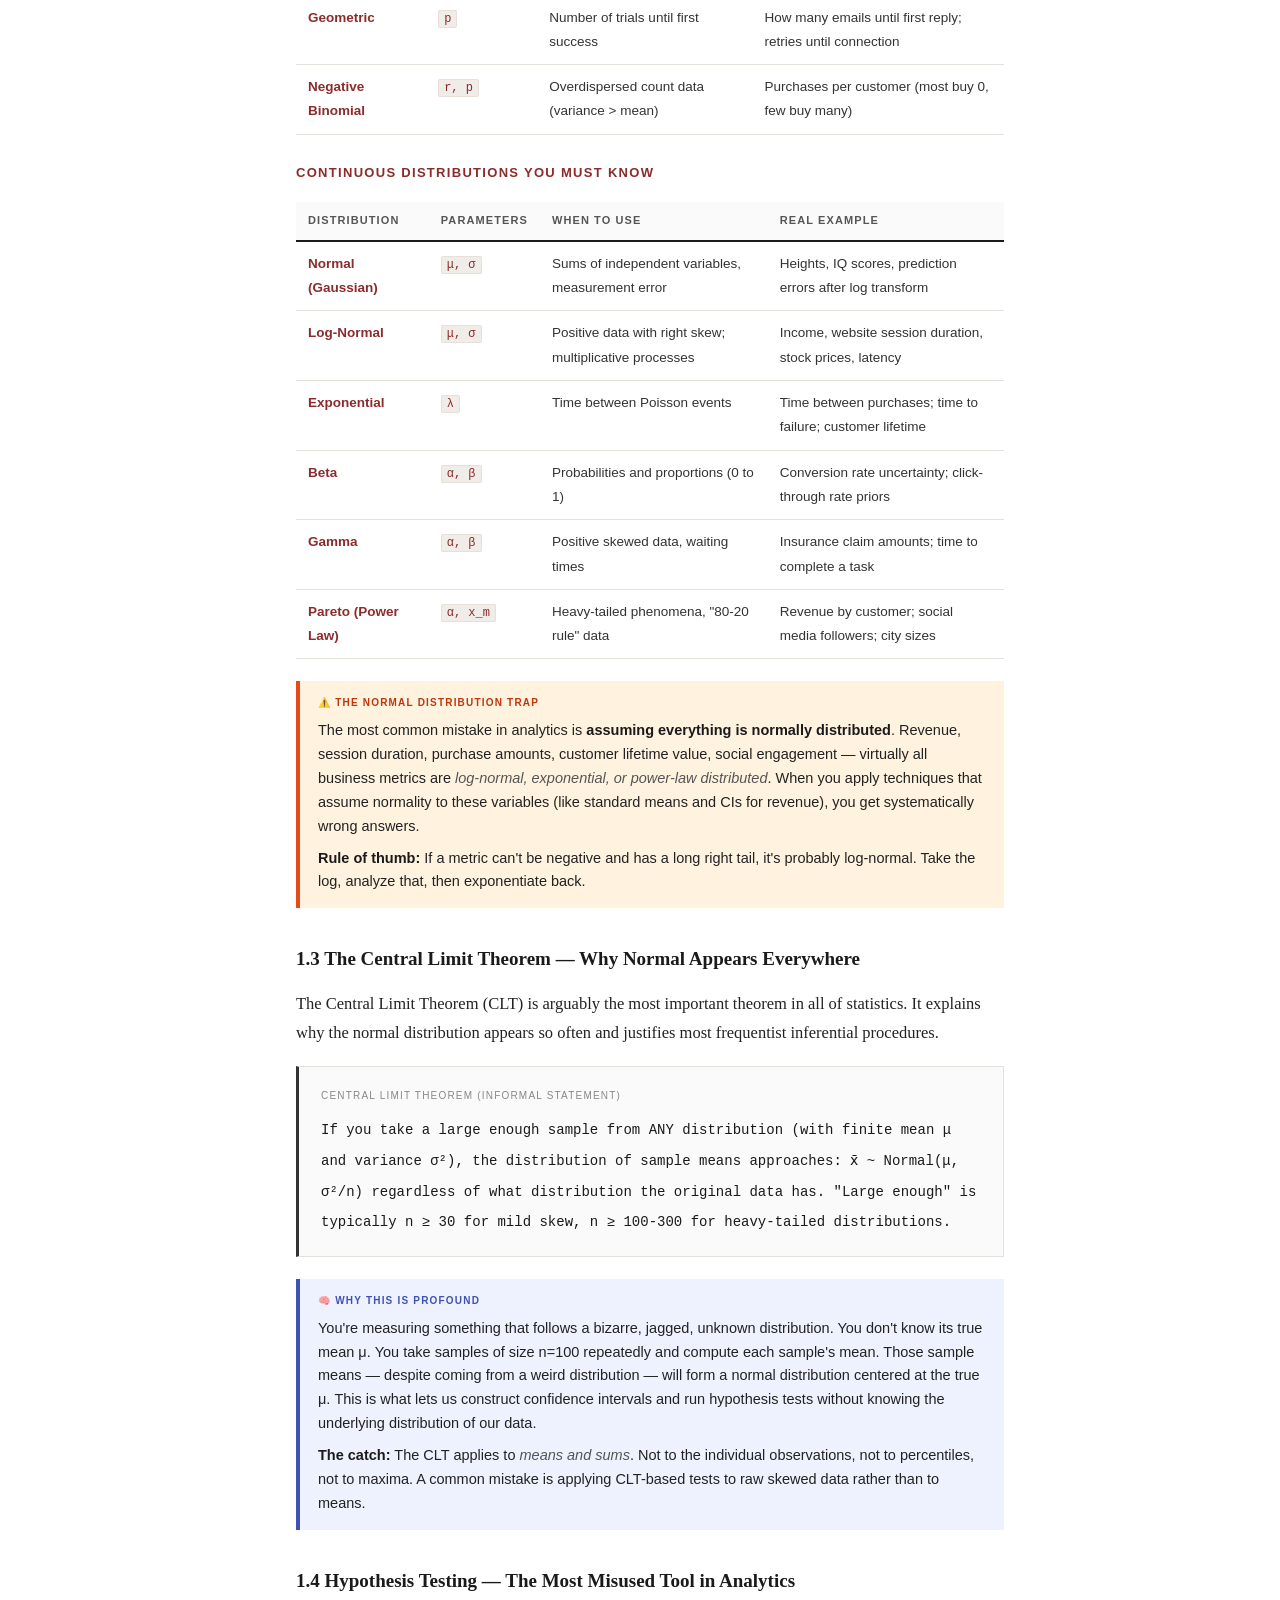
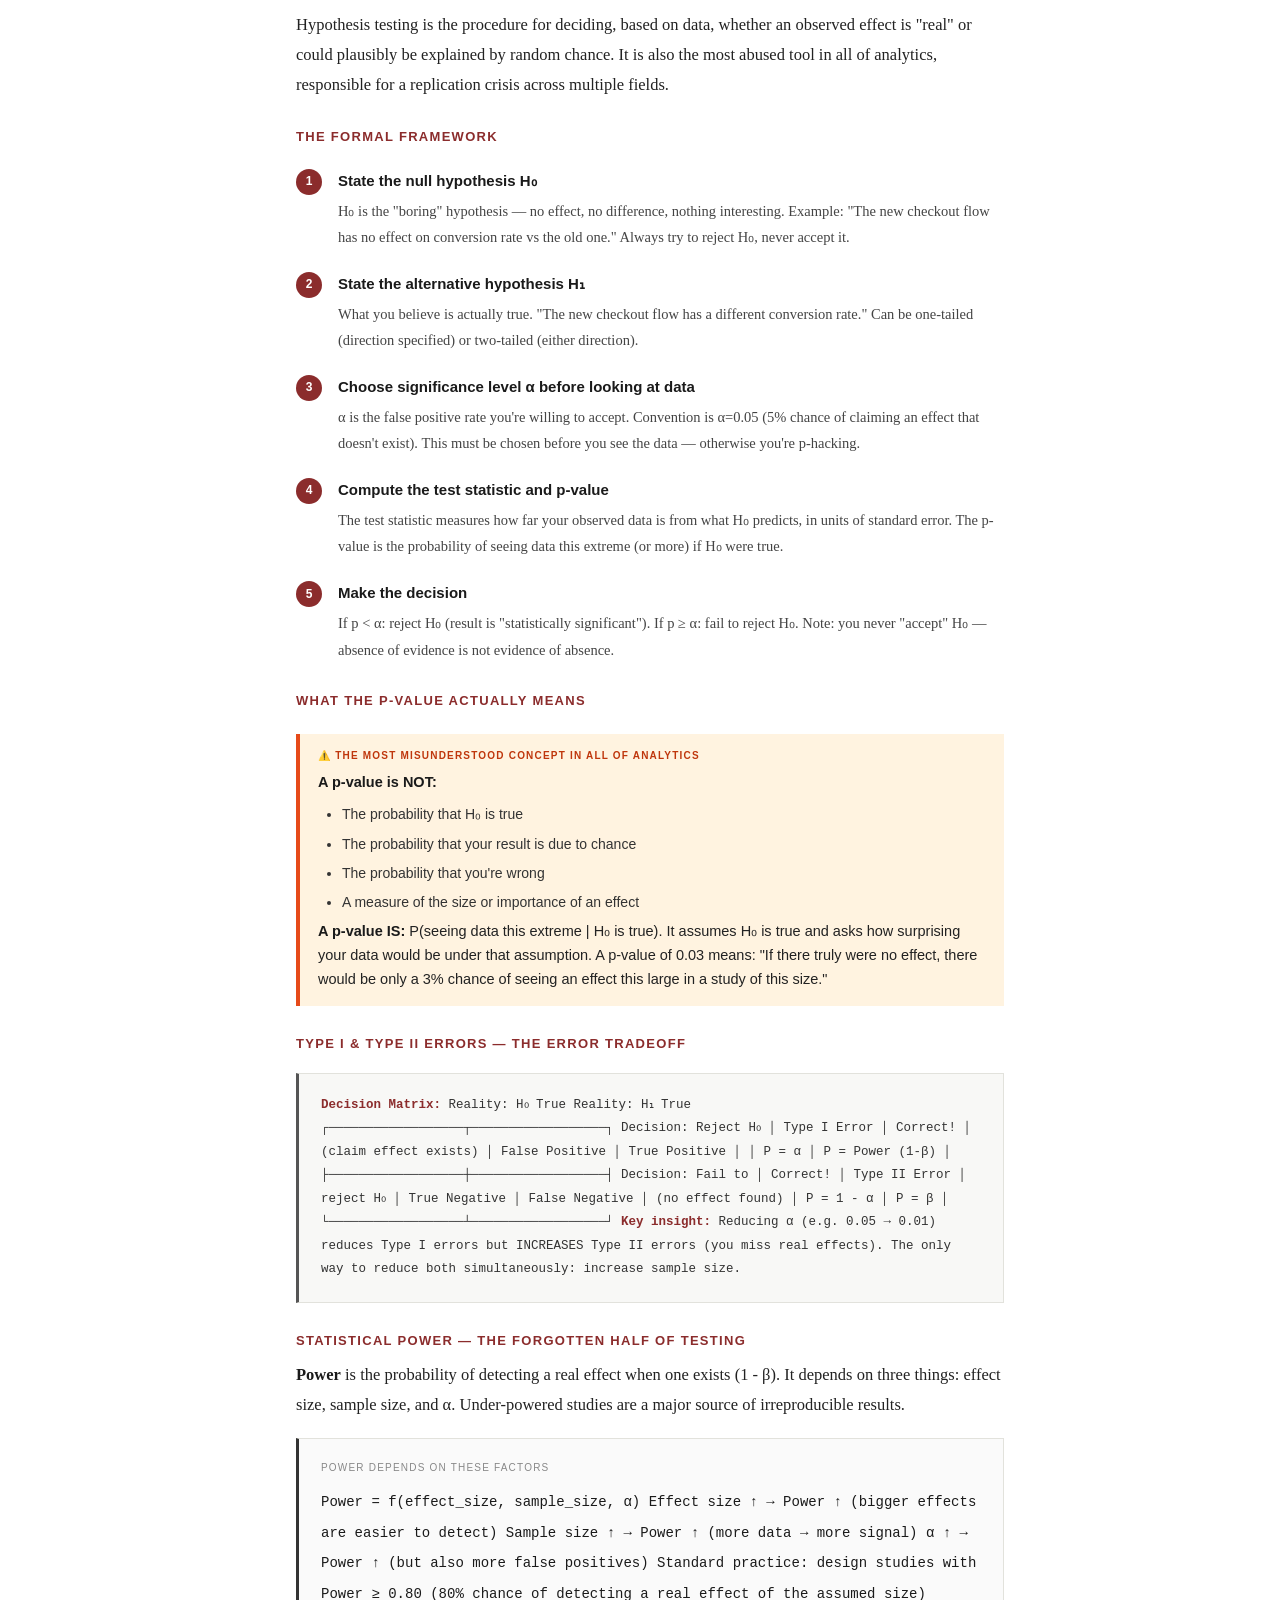
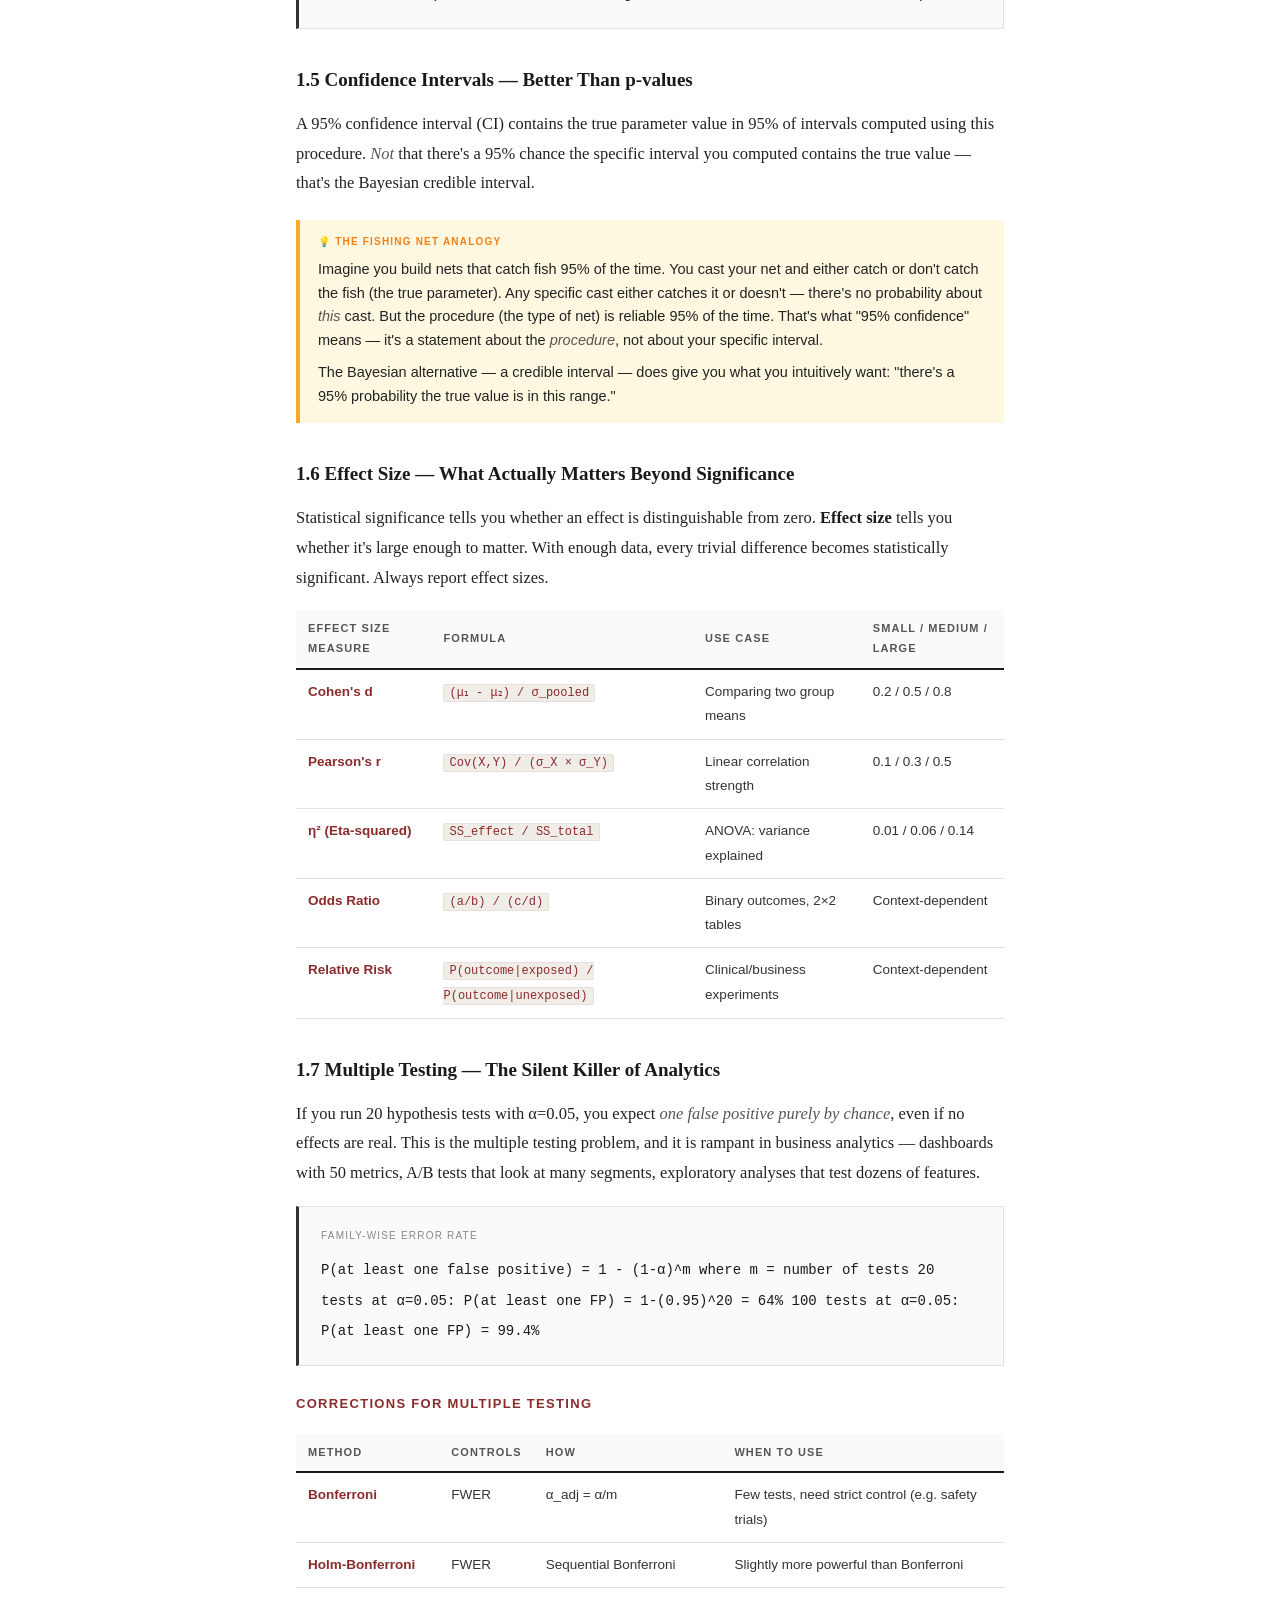
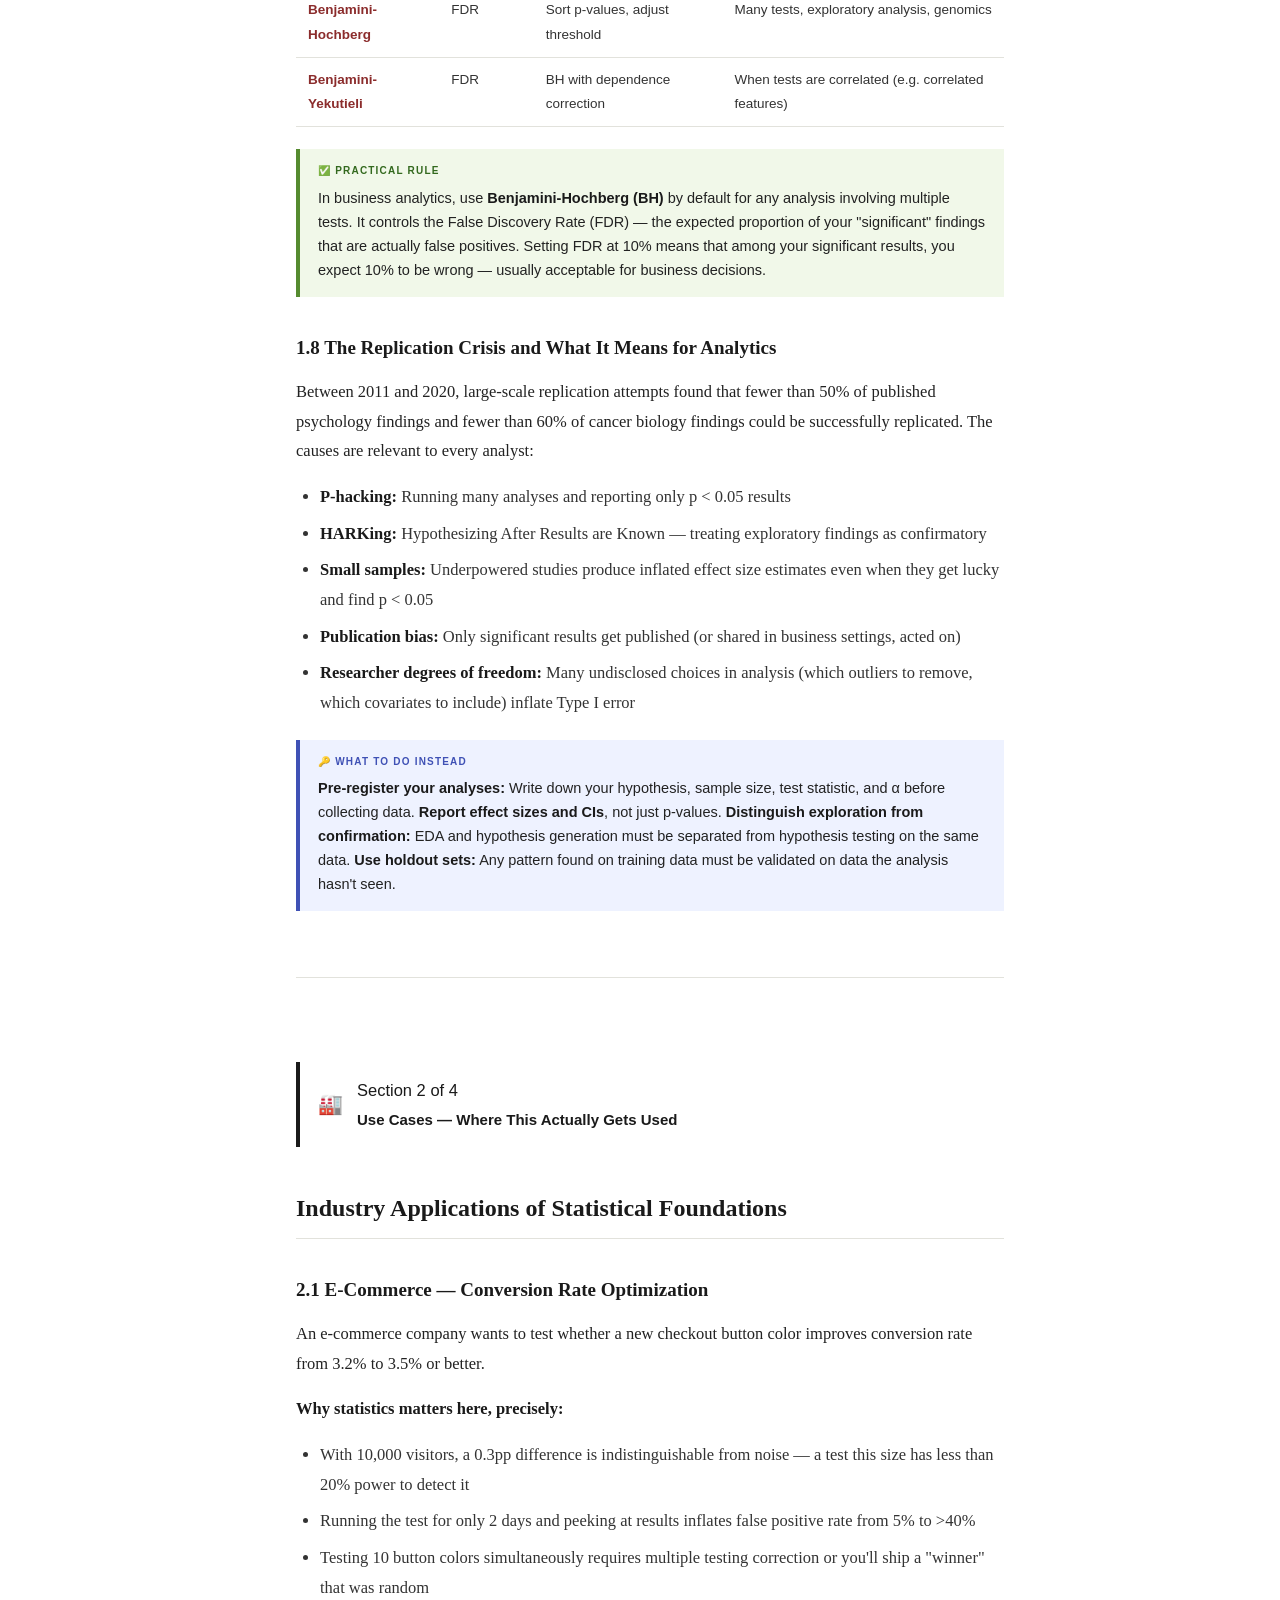
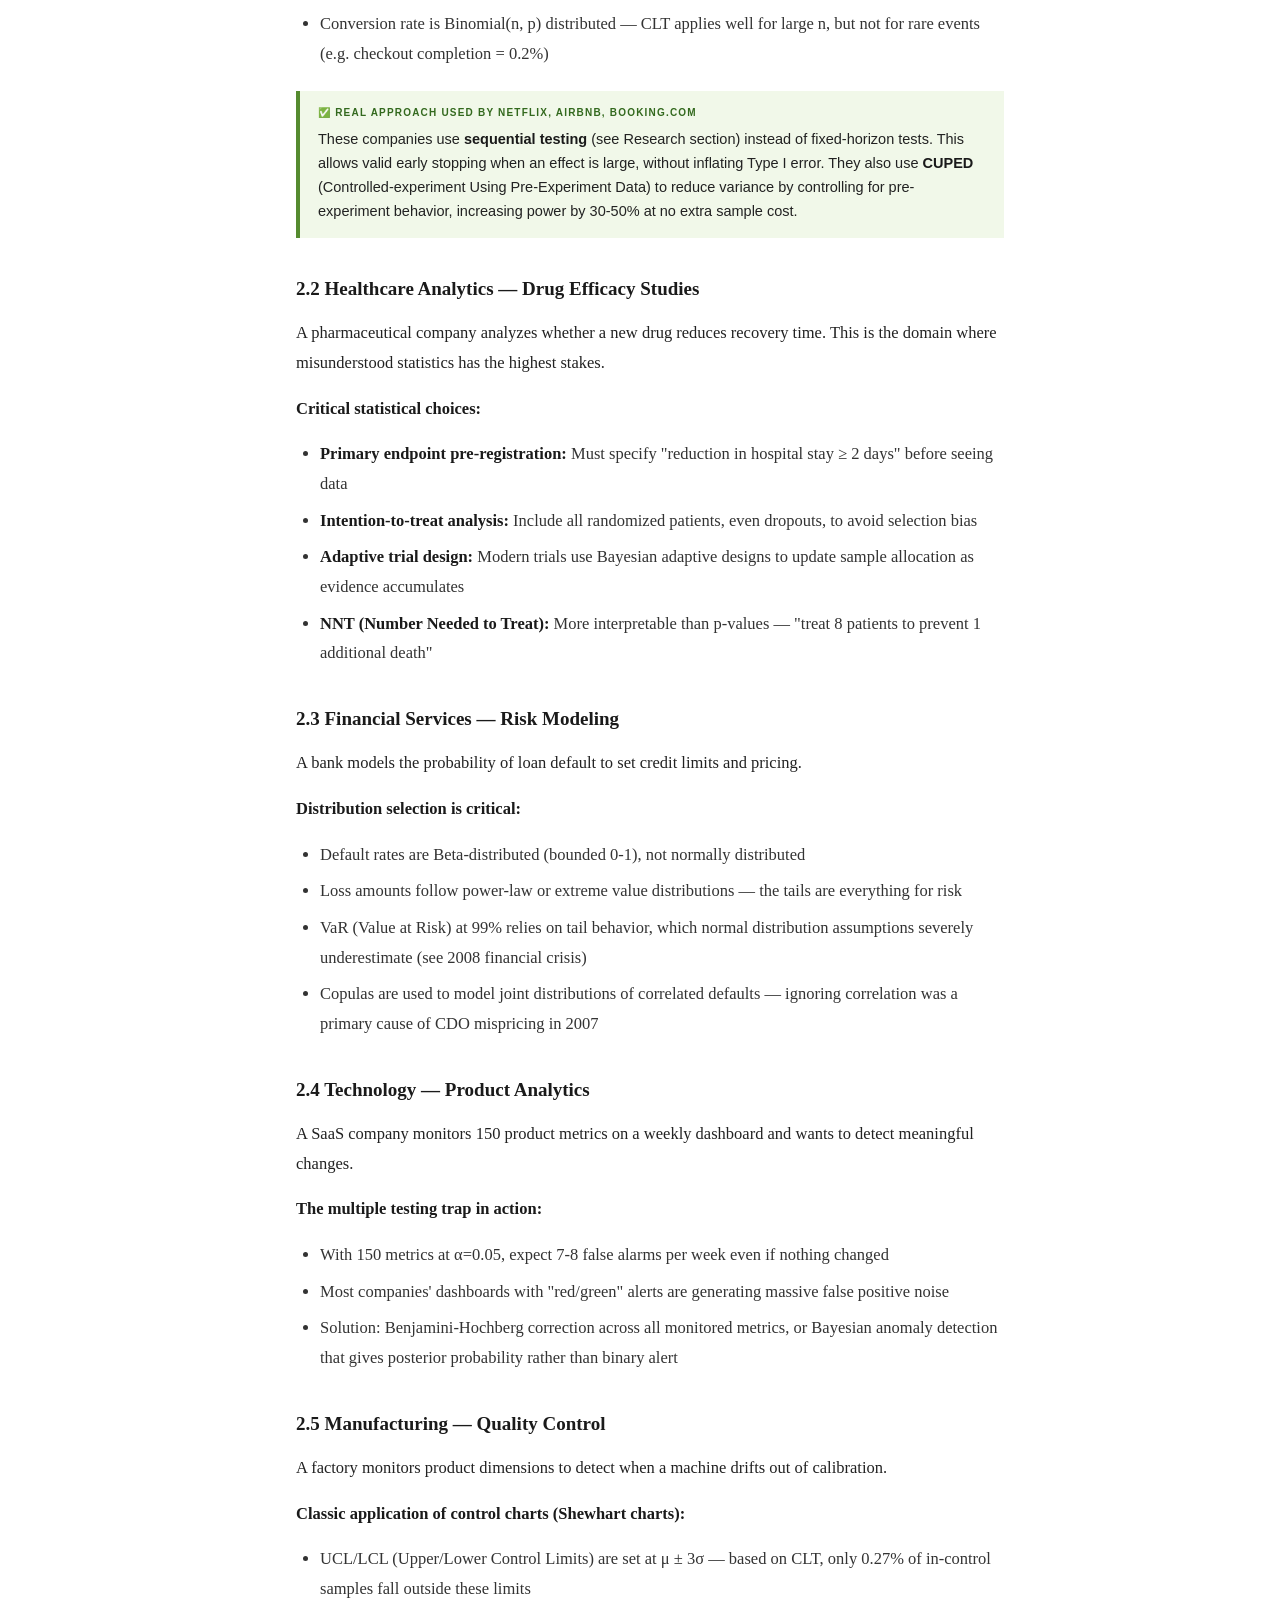
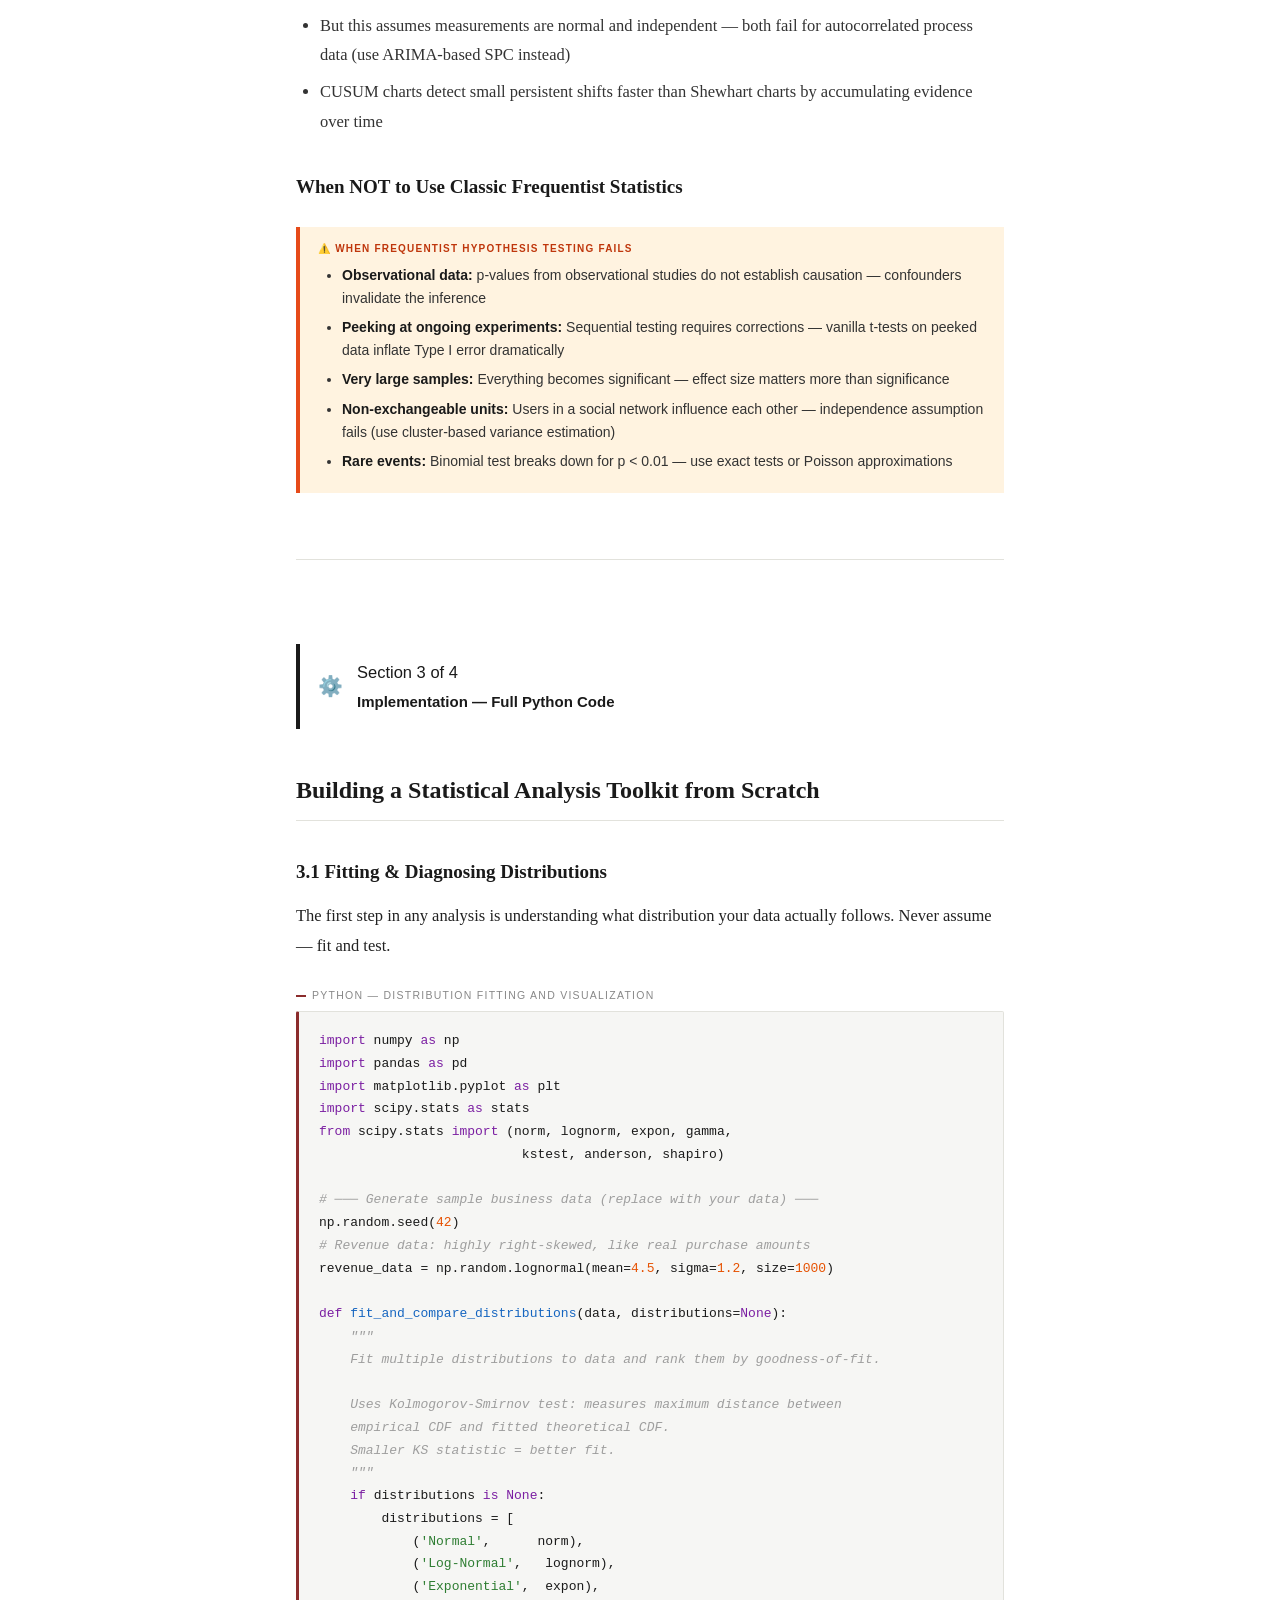
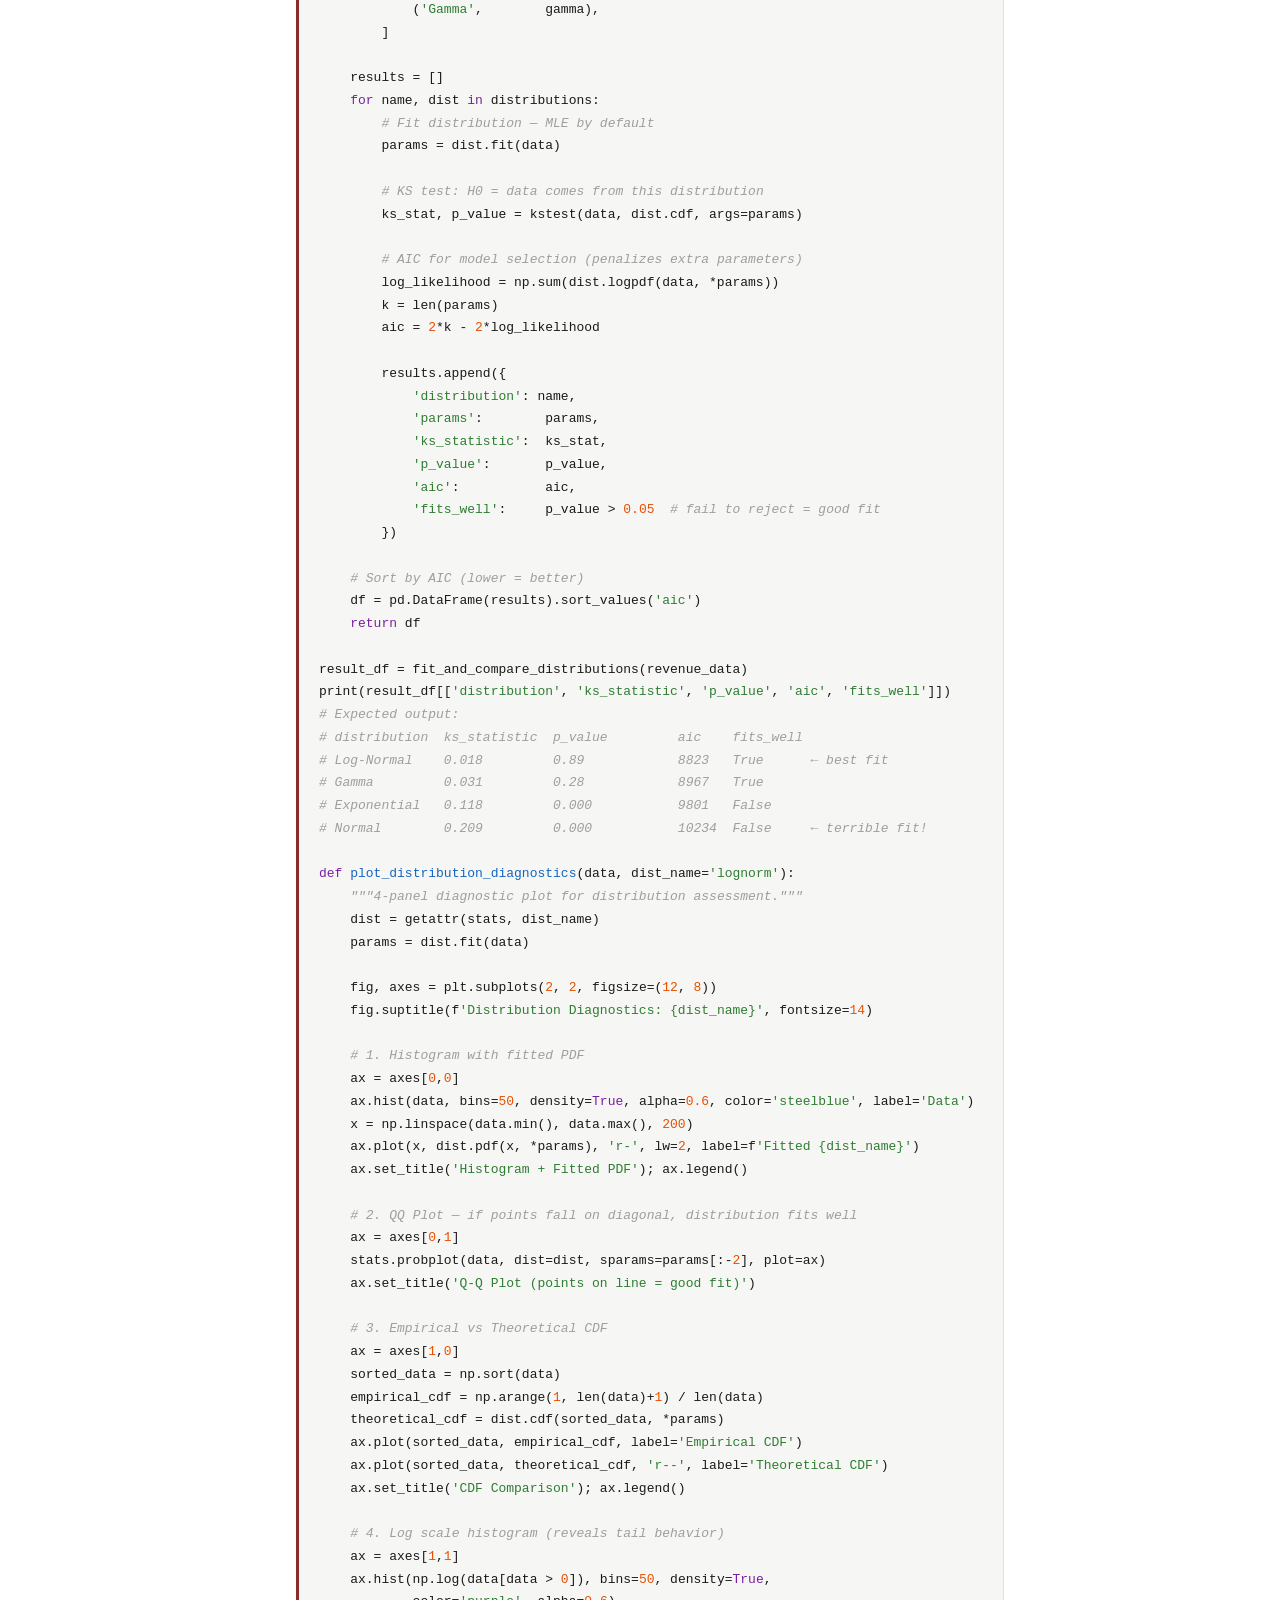
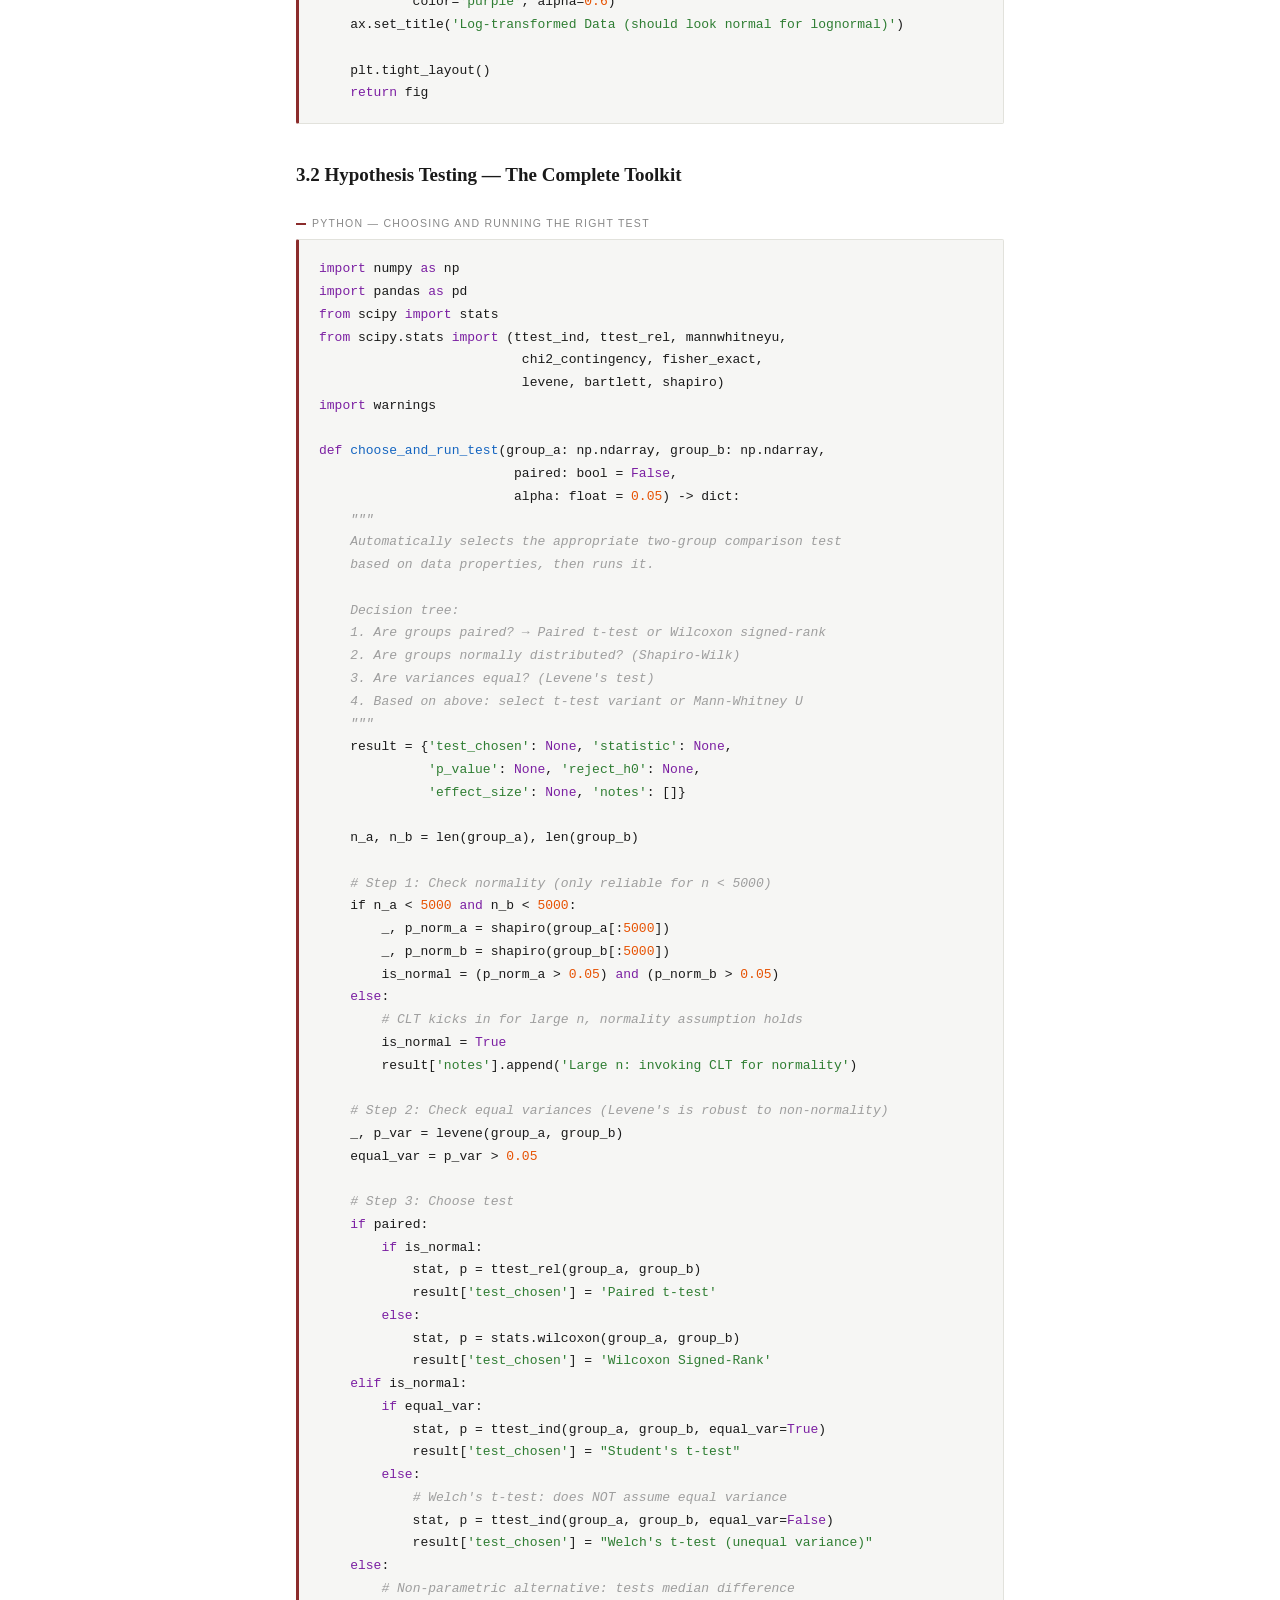
<file: ch01.html>
<!DOCTYPE html>
<html lang="en">
<head>
<meta charset="UTF-8">
<meta name="viewport" content="width=device-width, initial-scale=1.0">
<meta name="color-scheme" content="light">
<title>Ch 1: Statistical Foundations — Advanced Analytics</title>
<style>
/* Shared chapter styles — Stanford-inspired clean academic design */
*, *::before, *::after { box-sizing: border-box; margin: 0; padding: 0; }
html { scroll-behavior: smooth; }
body {
  font-family: 'Georgia', 'Times New Roman', serif;
  background: #FFFFFF;
  color: #1a1a1a;
  line-height: 1.8;
  font-size: 16.5px;
}
.site-wrap { display: flex; min-height: 100vh; }

/* SIDEBAR */
#sidebar {
  width: 240px; flex-shrink: 0; background: #F8F8F6;
  border-right: 1px solid #E2E2DC; position: fixed;
  top: 0; left: 0; height: 100vh; overflow-y: auto; z-index: 100;
}
.sb-logo { padding: 20px 20px 14px; border-bottom: 1px solid #E2E2DC; }
.sb-logo .site-name { font-family: sans-serif; font-size: 11px; font-weight: 700; letter-spacing: 0.12em; text-transform: uppercase; color: #8B2C2C; margin-bottom: 4px; }
.sb-logo .course-name { font-size: 13px; font-family: sans-serif; font-weight: 600; color: #1a1a1a; line-height: 1.4; }
.nav-group { padding: 14px 0 4px; }
.nav-group-label { padding: 0 20px 6px; font-size: 10px; font-family: sans-serif; font-weight: 700; text-transform: uppercase; letter-spacing: 0.14em; color: #999; }
.nav-link { display: block; padding: 5px 20px; font-size: 12.5px; font-family: sans-serif; color: #333; text-decoration: none; border-left: 3px solid transparent; transition: all 0.12s; line-height: 1.4; }
.nav-link:hover { color: #8B2C2C; background: #F0EDE8; border-left-color: #C9A87C; }
.nav-link.active { color: #8B2C2C; border-left-color: #8B2C2C; background: #F5EDE6; font-weight: 600; }
.nav-link.locked { color: #bbb; cursor: default; pointer-events: none; }
.nav-link .ch { color: #aaa; margin-right: 4px; font-family: 'Courier New', monospace; font-size: 10px; }
.nav-link.active .ch { color: #C9A87C; }
.nav-sub { display: block; padding: 3px 20px 3px 32px; font-size: 11.5px; font-family: sans-serif; color: #777; text-decoration: none; transition: color 0.12s; }
.nav-sub:hover { color: #8B2C2C; }

/* MAIN */
#main { margin-left: 240px; flex: 1; max-width: 820px; padding: 0 56px 100px; }

/* TOP NAV */
.top-nav { border-bottom: 1px solid #E2E2DC; display: flex; gap: 0; }
.top-nav a { padding: 13px 16px; font-size: 13px; font-family: sans-serif; font-weight: 600; color: #555; text-decoration: none; border-bottom: 3px solid transparent; margin-bottom: -1px; transition: color 0.12s; }
.top-nav a:hover { color: #8B2C2C; }
.top-nav a.current { color: #8B2C2C; border-bottom-color: #8B2C2C; }

/* CHAPTER HERO */
.ch-hero { padding: 44px 0 32px; border-bottom: 2px solid #E2E2DC; }
.ch-hero .eyebrow { display: flex; align-items: center; gap: 12px; margin-bottom: 14px; font-family: sans-serif; }
.ch-hero .part-tag { font-size: 11px; letter-spacing: 0.14em; text-transform: uppercase; color: #888; font-weight: 700; }
.ch-hero .ch-tag { font-size: 11px; letter-spacing: 0.1em; text-transform: uppercase; color: #8B2C2C; font-weight: 700; background: #FDF0EE; padding: 2px 8px; border-radius: 2px; border: 1px solid #F0C4BC; }
.ch-hero h1 { font-size: 32px; font-weight: 400; line-height: 1.2; color: #1a1a1a; margin-bottom: 14px; letter-spacing: -0.01em; }
.ch-hero h1 strong { font-weight: 700; }
.ch-hero .ch-desc { font-size: 16px; color: #444; max-width: 640px; line-height: 1.7; margin-bottom: 22px; }
.ch-hero .ch-meta { display: flex; gap: 24px; font-family: sans-serif; font-size: 13px; color: #666; flex-wrap: wrap; }
.ch-hero .ch-meta strong { color: #8B2C2C; }

/* SECTION BANNER */
.section-banner { margin: 40px 0 24px; padding: 14px 18px; display: flex; align-items: center; gap: 14px; border-left: 4px solid; font-family: sans-serif; }
.section-banner .s-num { font-size: 10px; text-transform: uppercase; letter-spacing: 0.14em; font-weight: 700; margin-bottom: 3px; }
.section-banner .s-title { font-size: 15px; font-weight: 700; color: #1a1a1a; }
.section-banner .s-icon { font-size: 20px; }
.sb-concept { background: #F0F4FF; border-color: #3F51B5; }
.sb-concept .s-num { color: #3F51B5; }
.sb-usecases { background: #F0FAF4; border-color: #2E7D32; }
.sb-usecases .s-num { color: #2E7D32; }
.sb-impl { background: #F0F9FF; border-color: #0277BD; }
.sb-impl .s-num { color: #0277BD; }
.sb-research { background: #FFF8E1; border-color: #F57F17; }
.sb-research .s-num { color: #F57F17; }

/* HEADINGS */
h2 { font-size: 24px; font-weight: 700; color: #1a1a1a; margin: 40px 0 12px; border-bottom: 1px solid #E2E2DC; padding-bottom: 8px; }
h3 { font-size: 19px; font-weight: 700; color: #1a1a1a; margin: 34px 0 12px; }
h4 { font-size: 13px; font-weight: 700; font-family: sans-serif; text-transform: uppercase; letter-spacing: 0.1em; color: #8B2C2C; margin: 26px 0 8px; }
h5 { font-size: 15.5px; font-weight: 700; font-family: sans-serif; color: #1a1a1a; margin: 20px 0 8px; }

/* PROSE */
p { margin-bottom: 16px; color: #222; }
strong { color: #1a1a1a; font-weight: 700; }
em { color: #555; font-style: italic; }
a { color: #8B2C2C; text-decoration: none; }
a:hover { text-decoration: underline; }
ul, ol { padding-left: 24px; margin-bottom: 16px; }
li { margin-bottom: 7px; color: #333; }
li strong { color: #1a1a1a; }

/* CALLOUTS */
.callout { border-left: 4px solid; padding: 14px 18px; margin: 22px 0; font-family: sans-serif; font-size: 14.5px; line-height: 1.65; }
.callout p { font-size: 14.5px !important; margin-bottom: 8px !important; }
.callout p:last-child { margin-bottom: 0 !important; }
.callout ul { margin-bottom: 0; }
.callout li { font-size: 14px; margin-bottom: 6px; }
.callout .cl { font-size: 10px; text-transform: uppercase; letter-spacing: 0.12em; font-weight: 700; display: block; margin-bottom: 7px; }
.callout-concept { background: #EEF2FF; border-color: #3F51B5; }
.callout-concept .cl { color: #3F51B5; }
.callout-analogy { background: #FFF8E1; border-color: #F9A825; }
.callout-analogy .cl { color: #F57F17; }
.callout-warning { background: #FFF3E0; border-color: #E64A19; }
.callout-warning .cl { color: #BF360C; }
.callout-tip { background: #F1F8E9; border-color: #558B2F; }
.callout-tip .cl { color: #33691E; }
.callout-key { background: #E0F7FA; border-color: #00838F; }
.callout-key .cl { color: #00696F; }
.callout-research { background: #FFF8E1; border-color: #F57F17; }
.callout-research .cl { color: #E65100; }

/* CODE */
pre { background: #F6F6F4; border: 1px solid #E2E2DC; border-left: 3px solid #8B2C2C; padding: 18px 20px; border-radius: 2px; overflow-x: auto; font-family: 'Courier New', 'Menlo', monospace; font-size: 13px; line-height: 1.75; color: #1a1a1a; margin: 14px 0 20px; }
pre code { background: none !important; border: none !important; color: inherit !important; padding: 0 !important; font-size: inherit !important; }
code { background: #F0EDE8; padding: 1px 5px; border-radius: 2px; font-family: 'Courier New', monospace; font-size: 13px; color: #8B2C2C; border: 1px solid #E8E0D8; }
.code-label { font-family: sans-serif; font-size: 10.5px; text-transform: uppercase; letter-spacing: 0.12em; color: #888; margin-bottom: -8px; padding-top: 10px; display: flex; align-items: center; gap: 6px; }
.code-label::before { content: ''; display: inline-block; width: 10px; height: 2px; background: #8B2C2C; }

/* SYNTAX */
.kw { color: #7B1FA2; } .fn { color: #1565C0; } .st { color: #2E7D32; }
.nu { color: #E65100; } .cm { color: #9E9E9E; font-style: italic; }
.cl2 { color: #006064; } .dc { color: #00838F; }

/* FORMULA */
.formula { background: #FAFAFA; border: 1px solid #E2E2DC; border-left: 3px solid #333; padding: 18px 22px; margin: 18px 0; font-family: 'Courier New', monospace; font-size: 14px; color: #1a1a1a; line-height: 2.2; overflow-x: auto; }
.formula .f-label { font-size: 10px; text-transform: uppercase; letter-spacing: 0.12em; color: #888; display: block; margin-bottom: 8px; font-family: sans-serif; text-align: left; }

/* DIAGRAM */
.diagram { background: #F8F8F6; border: 1px solid #E2E2DC; border-left: 3px solid #555; padding: 20px 22px; font-family: 'Courier New', monospace; font-size: 12.5px; line-height: 1.88; overflow-x: auto; margin: 18px 0; color: #333; }
.dl { color: #8B2C2C; font-weight: 700; } .db { color: #2E7D32; font-weight: 600; }
.dd { color: #1565C0; } .dv { color: #6A1B9A; }

/* TABLES */
.tbl-wrap { overflow-x: auto; margin: 18px 0; }
table { width: 100%; border-collapse: collapse; font-family: sans-serif; font-size: 13.5px; }
th { text-align: left; padding: 9px 12px; font-size: 11px; text-transform: uppercase; letter-spacing: 0.1em; color: #555; border-bottom: 2px solid #1a1a1a; font-weight: 700; background: #FAFAFA; }
td { padding: 10px 12px; border-bottom: 1px solid #E2E2DC; color: #333; vertical-align: top; }
td strong { color: #8B2C2C; }
td code { font-size: 12px; }
tr:hover td { background: #FAFAF8; }

/* QUIZ */
.quiz { background: #FFFBF0; border: 1px solid #E8D8A0; padding: 20px 22px; margin: 28px 0; font-family: sans-serif; }
.quiz .q-title { font-size: 10px; text-transform: uppercase; letter-spacing: 0.12em; font-weight: 700; color: #8B6914; margin-bottom: 12px; display: block; }
.quiz ol { padding-left: 20px; }
.quiz li { color: #333; font-size: 14px; margin-bottom: 10px; line-height: 1.6; }
.quiz .hint { margin-top: 14px; font-size: 12.5px; color: #888; font-style: italic; border-top: 1px solid #E8D8A0; padding-top: 12px; }

/* STEPS */
.steps { margin: 18px 0; }
.step { display: flex; gap: 16px; margin-bottom: 20px; align-items: flex-start; }
.step-n { min-width: 26px; height: 26px; border-radius: 50%; background: #8B2C2C; color: #fff; display: flex; align-items: center; justify-content: center; font-size: 12px; font-weight: 700; font-family: sans-serif; flex-shrink: 0; margin-top: 2px; }
.step-body strong { display: block; font-family: sans-serif; font-size: 15px; color: #1a1a1a; margin-bottom: 4px; }
.step-body p { color: #444; font-size: 14.5px; margin-bottom: 0; }

/* COMPARE */
.compare { display: grid; grid-template-columns: 1fr 1fr; gap: 14px; margin: 18px 0; }
.compare-box { background: #FAFAFA; border: 1px solid #E2E2DC; padding: 16px 18px; }
.compare-box h5 { margin-top: 0 !important; margin-bottom: 10px !important; font-family: sans-serif; }
.compare-box ul { margin-bottom: 0; }
.compare-box li { font-size: 13.5px; color: #444; margin-bottom: 6px; }

/* PAPER */
.paper { background: #FAFAFA; border: 1px solid #E2E2DC; border-left: 3px solid #F57F17; padding: 14px 16px; margin: 12px 0; font-family: sans-serif; }
.paper .p-title { font-size: 14px; font-weight: 700; color: #1a1a1a; margin-bottom: 3px; }
.paper .p-meta { font-size: 11.5px; color: #888; margin-bottom: 6px; }
.paper .p-desc { font-size: 13px; color: #444; line-height: 1.6; }

/* CHAPTER NAV */
.ch-nav { display: flex; gap: 12px; margin-top: 48px; padding-top: 28px; border-top: 2px solid #E2E2DC; }
.ch-nav a { flex: 1; padding: 14px 18px; background: #FAFAFA; border: 1px solid #E2E2DC; text-decoration: none; color: #333; font-family: sans-serif; font-size: 13px; transition: all 0.12s; display: block; }
.ch-nav a:hover { border-color: #8B2C2C; color: #8B2C2C; }
.ch-nav .nav-lbl { font-size: 10px; text-transform: uppercase; letter-spacing: 0.1em; color: #888; margin-bottom: 4px; }

/* CONTENT SECTION DIVIDER */
.content-section { padding: 44px 0; border-bottom: 1px solid #E2E2DC; }

/* MOBILE */
#menu-btn { display: none; }
@media (max-width: 860px) {
  #sidebar { transform: translateX(-100%); transition: transform 0.25s; }
  #sidebar.open { transform: translateX(0); }
  #main { margin-left: 0; padding: 0 20px 80px; }
  #menu-btn { display: block; position: fixed; top: 12px; right: 14px; z-index: 200; background: #8B2C2C; border: none; color: #fff; padding: 8px 14px; border-radius: 3px; cursor: pointer; font-size: 13px; font-family: sans-serif; font-weight: 700; }
  .compare { grid-template-columns: 1fr; }
}

</style>
</head>
<body>
<button id="menu-btn" onclick="document.getElementById('sidebar').classList.toggle('open')">☰ Menu</button>

<!-- SIDEBAR -->
<div class="site-wrap">
<nav id="sidebar">
  <div class="sb-logo">
    <div class="site-name">Advanced Analytics</div>
    <div class="course-name">Complete Mastery Book · 2026</div>
  </div>
  <div class="nav-group">
    <div class="nav-group-label">Navigation</div>
    <a class="nav-link" href="index.html"><span class="ch">00 ·</span> Table of Contents</a>
  </div>
  <div class="nav-group">
    <div class="nav-group-label">Part I &mdash; Foundations</div>
    <a class="nav-link active" href="ch01.html"><span class="ch">01 &middot;</span> Statistical Foundations</a>
    <a class="nav-sub" href="#concept">&#129504; Concept</a>
    <a class="nav-sub" href="#usecases">&#127981; Use Cases</a>
    <a class="nav-sub" href="#implementation">&#9881; Implementation</a>
    <a class="nav-sub" href="#research">&#128300; Research</a>
    <a class="nav-link" href="ch02.html"><span class="ch">02 &middot;</span> EDA &amp; Feature Engineering</a>
    <a class="nav-sub" href="ch02.html#concept">&#129504; Concept</a>
    <a class="nav-sub" href="ch02.html#usecases">&#127981; Use Cases</a>
    <a class="nav-sub" href="ch02.html#implementation">&#9881; Implementation</a>
    <a class="nav-sub" href="ch02.html#research">&#128300; Research</a>
    <a class="nav-link" href="ch03.html"><span class="ch">03 &middot;</span> Regression &amp; Prediction</a>
    <a class="nav-sub" href="ch03.html#concept">&#129504; Concept</a>
    <a class="nav-sub" href="ch03.html#usecases">&#127981; Use Cases</a>
    <a class="nav-sub" href="ch03.html#implementation">&#9881; Implementation</a>
    <a class="nav-sub" href="ch03.html#research">&#128300; Research</a>
    <a class="nav-link locked"><span class="ch">04+ &middot;</span> More coming&hellip;</a>
  </div>
  <div class="nav-group">
    <div class="nav-group-label">Part II — Core Methods</div>
    <a class="nav-link locked"><span class="ch">04 ·</span> Classification</a>
    <a class="nav-link locked"><span class="ch">05 ·</span> Time Series</a>
    <a class="nav-link locked"><span class="ch">06 ·</span> Clustering</a>
  </div>
  <div class="nav-group">
    <div class="nav-group-label">Part III — Advanced</div>
    <a class="nav-link locked"><span class="ch">07 ·</span> Causal Inference</a>
    <a class="nav-link locked"><span class="ch">08 ·</span> Bayesian Analytics</a>
    <a class="nav-link locked"><span class="ch">09 ·</span> Graph Analytics</a>
  </div>
  <div class="nav-group">
    <div class="nav-group-label">Part IV — Production</div>
    <a class="nav-link locked"><span class="ch">10 ·</span> NLP &amp; Text</a>
    <a class="nav-link locked"><span class="ch">11 ·</span> MLOps</a>
    <a class="nav-link locked"><span class="ch">12 ·</span> Data Pipelines</a>
  </div>
  <div class="nav-group">
    <div class="nav-group-label">Book</div>
    <a class="nav-link" href="about.html"><span class="ch">&#9432; &middot;</span> About &amp; Credits</a>
  </div>
</nav>

<!-- MAIN -->
<main id="main">

<!-- CHAPTER HERO -->
<div class="ch-hero">
  <div class="ch-eyebrow">
    <span class="ch-tag">Chapter 01</span>
    <span class="part-tag">Part I · Foundations</span>
  </div>
  <h1><span class="accent">Statistical Foundations</span><br>&amp; Probability Theory</h1>
  <p class="ch-desc">The bedrock of everything. Most analytics errors — wrong conclusions, over-confident predictions, misleading dashboards — trace back to misunderstood statistics. This chapter builds an unshakeable foundation.</p>
  <div class="ch-meta">
    <div class="m">📖 <span>~60 min</span> reading</div>
    <div class="m">💻 <span>12</span> code examples</div>
    <div class="m">🔬 <span>6</span> research papers</div>
    <div class="m">🧠 <span>4</span> core concepts</div>
  </div>
</div>

<!-- ═══════════════════════════════════════════════════
     SECTION 1: CONCEPT
════════════════════════════════════════════════════ -->
<section class="content-section" id="concept">
  <div class="section-banner banner-concept">
    <span class="s-icon">🧠</span>
    <div>
      <div class="s-label">Section 1 of 4</div>
      <div class="s-title">Concept — The Deep Theory</div>
    </div>
  </div>

  <h2>Why Statistics Is Not What You Think It Is</h2>

  <p>Most people learn statistics backwards. They learn formulas first, intuition last — if ever. The result is analysts who can run a t-test but can't tell you what it actually means. This chapter fixes that.</p>

  <p>Statistics is not a collection of tests. It is a <strong>framework for reasoning under uncertainty</strong>. Every statistical procedure answers the same fundamental question: <em>"Given that I've only seen a sample of reality, what can I conclude about all of reality?"</em></p>

  <div class="callout callout-concept">
    <span class="cl">🔑 The Fundamental Problem of Statistics</span>
    <p>You want to know something about a <strong>population</strong> (all customers, all users, all possible outcomes), but you can only observe a <strong>sample</strong> (the data you actually have). Statistics is the machinery for making rigorous claims about populations from samples — while being honest about the uncertainty that gap creates.</p>
  </div>

  <h3>1.1 Probability — The Language of Uncertainty</h3>

  <h4>Two Interpretations That Lead to Different Statistics</h4>
  <p>There are two fundamentally different ways to interpret probability, and they lead to entirely different statistical frameworks. Understanding the difference is not academic — it determines how you should analyze data.</p>

  <div class="compare">
    <div class="compare-box">
      <h5>Frequentist Probability</h5>
      <ul>
        <li><strong>Definition:</strong> Long-run frequency of an event over infinite repetitions</li>
        <li><strong>P(heads) = 0.5</strong> means: flip this coin infinitely, ~50% are heads</li>
        <li><strong>Parameters are fixed</strong> (unknown but not random)</li>
        <li>Data is random; parameters are not</li>
        <li>Gives us: p-values, confidence intervals, hypothesis tests</li>
        <li><strong>Problem:</strong> Can't make probability statements about parameters themselves</li>
      </ul>
    </div>
    <div class="compare-box">
      <h5>Bayesian Probability</h5>
      <ul>
        <li><strong>Definition:</strong> Degree of belief or plausibility of a statement</li>
        <li><strong>P(heads) = 0.5</strong> means: I believe heads and tails are equally plausible</li>
        <li><strong>Parameters are random</strong> variables with distributions</li>
        <li>Both data and parameters are random</li>
        <li>Gives us: posterior distributions, credible intervals, model comparison</li>
        <li><strong>Advantage:</strong> Can say "there's a 94% probability the effect is positive"</li>
      </ul>
    </div>
  </div>

  <div class="callout callout-analogy">
    <span class="cl">💡 Mental Model — The Weather Forecast</span>
    <p>A <strong>frequentist</strong> meteorologist says: "70% chance of rain" means that on days with conditions like today, it rains 70% of the time historically. The probability is about the repeatability of the setup.</p>
    <p>A <strong>Bayesian</strong> meteorologist says: "70% chance of rain" means I have 70% confidence it will rain today, given all the evidence I've incorporated (satellite data, models, past patterns). The probability is about belief, updated by evidence.</p>
    <p><strong>Practical takeaway:</strong> Most business analytics lives in frequentist-land (p-values, confidence intervals). Most modern machine learning lives in Bayesian-land (posterior distributions, uncertainty quantification). You need fluency in both.</p>
  </div>

  <h4>The Probability Axioms — The Foundation of Everything</h4>
  <p>All of probability theory rests on three axioms introduced by Kolmogorov in 1933. These are not empirical observations — they are definitions from which everything else is derived.</p>

  <div class="formula">
    <span class="f-label">Kolmogorov's Three Axioms</span>
    1. Non-negativity:    P(A) ≥ 0  for any event A
    2. Normalization:     P(Ω) = 1  (something always happens)
    3. Additivity:        P(A ∪ B) = P(A) + P(B)  if A ∩ B = ∅
    (mutually exclusive events: their probabilities simply add)
  </div>

  <p>From these three axioms, every probability rule follows — the complement rule, conditional probability, Bayes' theorem, the law of total probability. Understanding this hierarchy means you can always derive what you need rather than memorizing formulas.</p>

  <h4>Conditional Probability &amp; Bayes' Theorem</h4>
  <p>Conditional probability is how we update beliefs when new evidence arrives. It is the engine of Bayesian reasoning and the mathematical foundation of most machine learning.</p>

  <div class="formula">
    <span class="f-label">Conditional Probability</span>
    P(A | B) = P(A ∩ B) / P(B)
    "The probability of A given that B has occurred"

    <span class="f-label">Bayes' Theorem (derived from conditional probability)</span>
    P(θ | data) = P(data | θ) × P(θ) / P(data)
        posterior    likelihood   prior    evidence
  </div>

  <div class="callout callout-key">
    <span class="cl">📌 Why Bayes' Theorem Is The Most Important Formula in Analytics</span>
    <p>Bayes' theorem tells us how to <strong>rationally update beliefs when we see evidence</strong>. In analytics: <em>θ</em> is whatever you want to know (conversion rate, effect size, whether a customer will churn), <em>data</em> is what you've observed, <em>prior</em> is what you believed before seeing the data, and <em>posterior</em> is your updated belief. Every time you build a model, run an experiment, or form a business conclusion, you are — whether you know it or not — doing Bayesian reasoning.</p>
  </div>

  <h3>1.2 Distributions — The Shape of Reality</h3>

  <p>A <strong>probability distribution</strong> describes all possible values a random variable can take and how likely each is. Choosing the right distribution to model your data is one of the most important and most neglected skills in analytics.</p>

  <h4>Discrete Distributions You Must Know</h4>
  <div class="tbl-wrap">
  <table>
    <tr><th>Distribution</th><th>Parameters</th><th>When to Use</th><th>Real Example</th></tr>
    <tr>
      <td><strong>Bernoulli</strong></td>
      <td><code>p</code></td>
      <td>Single binary outcome</td>
      <td>Did a user click? Did a customer churn this month?</td>
    </tr>
    <tr>
      <td><strong>Binomial</strong></td>
      <td><code>n, p</code></td>
      <td>Count of successes in n trials</td>
      <td>Number of sales in 100 calls; number of defects in a batch</td>
    </tr>
    <tr>
      <td><strong>Poisson</strong></td>
      <td><code>λ</code></td>
      <td>Count of rare events per unit time/space</td>
      <td>Customer support tickets per hour; server errors per day</td>
    </tr>
    <tr>
      <td><strong>Geometric</strong></td>
      <td><code>p</code></td>
      <td>Number of trials until first success</td>
      <td>How many emails until first reply; retries until connection</td>
    </tr>
    <tr>
      <td><strong>Negative Binomial</strong></td>
      <td><code>r, p</code></td>
      <td>Overdispersed count data (variance &gt; mean)</td>
      <td>Purchases per customer (most buy 0, few buy many)</td>
    </tr>
  </table>
  </div>

  <h4>Continuous Distributions You Must Know</h4>
  <div class="tbl-wrap">
  <table>
    <tr><th>Distribution</th><th>Parameters</th><th>When to Use</th><th>Real Example</th></tr>
    <tr>
      <td><strong>Normal (Gaussian)</strong></td>
      <td><code>μ, σ</code></td>
      <td>Sums of independent variables, measurement error</td>
      <td>Heights, IQ scores, prediction errors after log transform</td>
    </tr>
    <tr>
      <td><strong>Log-Normal</strong></td>
      <td><code>μ, σ</code></td>
      <td>Positive data with right skew; multiplicative processes</td>
      <td>Income, website session duration, stock prices, latency</td>
    </tr>
    <tr>
      <td><strong>Exponential</strong></td>
      <td><code>λ</code></td>
      <td>Time between Poisson events</td>
      <td>Time between purchases; time to failure; customer lifetime</td>
    </tr>
    <tr>
      <td><strong>Beta</strong></td>
      <td><code>α, β</code></td>
      <td>Probabilities and proportions (0 to 1)</td>
      <td>Conversion rate uncertainty; click-through rate priors</td>
    </tr>
    <tr>
      <td><strong>Gamma</strong></td>
      <td><code>α, β</code></td>
      <td>Positive skewed data, waiting times</td>
      <td>Insurance claim amounts; time to complete a task</td>
    </tr>
    <tr>
      <td><strong>Pareto (Power Law)</strong></td>
      <td><code>α, x_m</code></td>
      <td>Heavy-tailed phenomena, "80-20 rule" data</td>
      <td>Revenue by customer; social media followers; city sizes</td>
    </tr>
  </table>
  </div>

  <div class="callout callout-warning">
    <span class="cl">⚠️ The Normal Distribution Trap</span>
    <p>The most common mistake in analytics is <strong>assuming everything is normally distributed</strong>. Revenue, session duration, purchase amounts, customer lifetime value, social engagement — virtually all business metrics are <em>log-normal, exponential, or power-law distributed</em>. When you apply techniques that assume normality to these variables (like standard means and CIs for revenue), you get systematically wrong answers.</p>
    <p><strong>Rule of thumb:</strong> If a metric can't be negative and has a long right tail, it's probably log-normal. Take the log, analyze that, then exponentiate back.</p>
  </div>

  <h3>1.3 The Central Limit Theorem — Why Normal Appears Everywhere</h3>

  <p>The Central Limit Theorem (CLT) is arguably the most important theorem in all of statistics. It explains why the normal distribution appears so often and justifies most frequentist inferential procedures.</p>

  <div class="formula">
    <span class="f-label">Central Limit Theorem (informal statement)</span>
    If you take a large enough sample from ANY distribution
    (with finite mean μ and variance σ²),
    the distribution of sample means approaches:

    x̄ ~ Normal(μ,  σ²/n)

    regardless of what distribution the original data has.
    "Large enough" is typically n ≥ 30 for mild skew,
    n ≥ 100-300 for heavy-tailed distributions.
  </div>

  <div class="callout callout-concept">
    <span class="cl">🧠 Why This Is Profound</span>
    <p>You're measuring something that follows a bizarre, jagged, unknown distribution. You don't know its true mean μ. You take samples of size n=100 repeatedly and compute each sample's mean. Those sample means — despite coming from a weird distribution — will form a normal distribution centered at the true μ. This is what lets us construct confidence intervals and run hypothesis tests without knowing the underlying distribution of our data.</p>
    <p><strong>The catch:</strong> The CLT applies to <em>means and sums</em>. Not to the individual observations, not to percentiles, not to maxima. A common mistake is applying CLT-based tests to raw skewed data rather than to means.</p>
  </div>

  <h3>1.4 Hypothesis Testing — The Most Misused Tool in Analytics</h3>

  <p>Hypothesis testing is the procedure for deciding, based on data, whether an observed effect is "real" or could plausibly be explained by random chance. It is also the most abused tool in all of analytics, responsible for a replication crisis across multiple fields.</p>

  <h4>The Formal Framework</h4>
  <div class="steps">
    <div class="step">
      <div class="step-n">1</div>
      <div class="step-body">
        <strong>State the null hypothesis H₀</strong>
        <p>H₀ is the "boring" hypothesis — no effect, no difference, nothing interesting. Example: "The new checkout flow has no effect on conversion rate vs the old one." Always try to reject H₀, never accept it.</p>
      </div>
    </div>
    <div class="step">
      <div class="step-n">2</div>
      <div class="step-body">
        <strong>State the alternative hypothesis H₁</strong>
        <p>What you believe is actually true. "The new checkout flow has a different conversion rate." Can be one-tailed (direction specified) or two-tailed (either direction).</p>
      </div>
    </div>
    <div class="step">
      <div class="step-n">3</div>
      <div class="step-body">
        <strong>Choose significance level α before looking at data</strong>
        <p>α is the false positive rate you're willing to accept. Convention is α=0.05 (5% chance of claiming an effect that doesn't exist). This must be chosen before you see the data — otherwise you're p-hacking.</p>
      </div>
    </div>
    <div class="step">
      <div class="step-n">4</div>
      <div class="step-body">
        <strong>Compute the test statistic and p-value</strong>
        <p>The test statistic measures how far your observed data is from what H₀ predicts, in units of standard error. The p-value is the probability of seeing data this extreme (or more) if H₀ were true.</p>
      </div>
    </div>
    <div class="step">
      <div class="step-n">5</div>
      <div class="step-body">
        <strong>Make the decision</strong>
        <p>If p &lt; α: reject H₀ (result is "statistically significant"). If p ≥ α: fail to reject H₀. Note: you never "accept" H₀ — absence of evidence is not evidence of absence.</p>
      </div>
    </div>
  </div>

  <h4>What the p-value Actually Means</h4>
  <div class="callout callout-warning">
    <span class="cl">⚠️ The Most Misunderstood Concept in All of Analytics</span>
    <p><strong>A p-value is NOT:</strong></p>
    <ul>
      <li>The probability that H₀ is true</li>
      <li>The probability that your result is due to chance</li>
      <li>The probability that you're wrong</li>
      <li>A measure of the size or importance of an effect</li>
    </ul>
    <p><strong>A p-value IS:</strong> P(seeing data this extreme | H₀ is true). It assumes H₀ is true and asks how surprising your data would be under that assumption. A p-value of 0.03 means: "If there truly were no effect, there would be only a 3% chance of seeing an effect this large in a study of this size."</p>
  </div>

  <h4>Type I &amp; Type II Errors — The Error Tradeoff</h4>
  <div class="diagram">
<span class="dl">Decision Matrix:</span>

                        Reality: H₀ True    Reality: H₁ True
                       ┌──────────────────┬──────────────────┐
  Decision: Reject H₀  │  Type I Error    │  Correct!        │
  (claim effect exists) │  False Positive  │  True Positive   │
                        │  P = α           │  P = Power (1-β) │
                       ├──────────────────┼──────────────────┤
  Decision: Fail to    │  Correct!        │  Type II Error   │
  reject H₀            │  True Negative   │  False Negative  │
  (no effect found)    │  P = 1 - α       │  P = β           │
                       └──────────────────┴──────────────────┘

<span class="dl">Key insight:</span> Reducing α (e.g. 0.05 → 0.01) reduces Type I errors
but INCREASES Type II errors (you miss real effects).
The only way to reduce both simultaneously: increase sample size.
  </div>

  <h4>Statistical Power — The Forgotten Half of Testing</h4>
  <p><strong>Power</strong> is the probability of detecting a real effect when one exists (1 - β). It depends on three things: effect size, sample size, and α. Under-powered studies are a major source of irreproducible results.</p>

  <div class="formula">
    <span class="f-label">Power depends on these factors</span>
    Power = f(effect_size, sample_size, α)

    Effect size ↑  →  Power ↑  (bigger effects are easier to detect)
    Sample size ↑  →  Power ↑  (more data → more signal)
    α ↑            →  Power ↑  (but also more false positives)

    Standard practice: design studies with Power ≥ 0.80
    (80% chance of detecting a real effect of the assumed size)
  </div>

  <h3>1.5 Confidence Intervals — Better Than p-values</h3>

  <p>A 95% confidence interval (CI) contains the true parameter value in 95% of intervals computed using this procedure. <em>Not</em> that there's a 95% chance the specific interval you computed contains the true value — that's the Bayesian credible interval.</p>

  <div class="callout callout-analogy">
    <span class="cl">💡 The Fishing Net Analogy</span>
    <p>Imagine you build nets that catch fish 95% of the time. You cast your net and either catch or don't catch the fish (the true parameter). Any specific cast either catches it or doesn't — there's no probability about <em>this</em> cast. But the procedure (the type of net) is reliable 95% of the time. That's what "95% confidence" means — it's a statement about the <em>procedure</em>, not about your specific interval.</p>
    <p>The Bayesian alternative — a credible interval — does give you what you intuitively want: "there's a 95% probability the true value is in this range."</p>
  </div>

  <h3>1.6 Effect Size — What Actually Matters Beyond Significance</h3>

  <p>Statistical significance tells you whether an effect is distinguishable from zero. <strong>Effect size</strong> tells you whether it's large enough to matter. With enough data, every trivial difference becomes statistically significant. Always report effect sizes.</p>

  <div class="tbl-wrap">
  <table>
    <tr><th>Effect Size Measure</th><th>Formula</th><th>Use Case</th><th>Small / Medium / Large</th></tr>
    <tr>
      <td><strong>Cohen's d</strong></td>
      <td><code>(μ₁ - μ₂) / σ_pooled</code></td>
      <td>Comparing two group means</td>
      <td>0.2 / 0.5 / 0.8</td>
    </tr>
    <tr>
      <td><strong>Pearson's r</strong></td>
      <td><code>Cov(X,Y) / (σ_X × σ_Y)</code></td>
      <td>Linear correlation strength</td>
      <td>0.1 / 0.3 / 0.5</td>
    </tr>
    <tr>
      <td><strong>η² (Eta-squared)</strong></td>
      <td><code>SS_effect / SS_total</code></td>
      <td>ANOVA: variance explained</td>
      <td>0.01 / 0.06 / 0.14</td>
    </tr>
    <tr>
      <td><strong>Odds Ratio</strong></td>
      <td><code>(a/b) / (c/d)</code></td>
      <td>Binary outcomes, 2×2 tables</td>
      <td>Context-dependent</td>
    </tr>
    <tr>
      <td><strong>Relative Risk</strong></td>
      <td><code>P(outcome|exposed) / P(outcome|unexposed)</code></td>
      <td>Clinical/business experiments</td>
      <td>Context-dependent</td>
    </tr>
  </table>
  </div>

  <h3>1.7 Multiple Testing — The Silent Killer of Analytics</h3>

  <p>If you run 20 hypothesis tests with α=0.05, you expect <em>one false positive purely by chance</em>, even if no effects are real. This is the multiple testing problem, and it is rampant in business analytics — dashboards with 50 metrics, A/B tests that look at many segments, exploratory analyses that test dozens of features.</p>

  <div class="formula">
    <span class="f-label">Family-Wise Error Rate</span>
    P(at least one false positive) = 1 - (1-α)^m

    where m = number of tests
    20 tests at α=0.05: P(at least one FP) = 1-(0.95)^20 = 64%
    100 tests at α=0.05: P(at least one FP) = 99.4%
  </div>

  <h4>Corrections for Multiple Testing</h4>
  <div class="tbl-wrap">
  <table>
    <tr><th>Method</th><th>Controls</th><th>How</th><th>When to Use</th></tr>
    <tr><td><strong>Bonferroni</strong></td><td>FWER</td><td>α_adj = α/m</td><td>Few tests, need strict control (e.g. safety trials)</td></tr>
    <tr><td><strong>Holm-Bonferroni</strong></td><td>FWER</td><td>Sequential Bonferroni</td><td>Slightly more powerful than Bonferroni</td></tr>
    <tr><td><strong>Benjamini-Hochberg</strong></td><td>FDR</td><td>Sort p-values, adjust threshold</td><td>Many tests, exploratory analysis, genomics</td></tr>
    <tr><td><strong>Benjamini-Yekutieli</strong></td><td>FDR</td><td>BH with dependence correction</td><td>When tests are correlated (e.g. correlated features)</td></tr>
  </table>
  </div>

  <div class="callout callout-tip">
    <span class="cl">✅ Practical Rule</span>
    <p>In business analytics, use <strong>Benjamini-Hochberg (BH)</strong> by default for any analysis involving multiple tests. It controls the False Discovery Rate (FDR) — the expected proportion of your "significant" findings that are actually false positives. Setting FDR at 10% means that among your significant results, you expect 10% to be wrong — usually acceptable for business decisions.</p>
  </div>

  <h3>1.8 The Replication Crisis and What It Means for Analytics</h3>

  <p>Between 2011 and 2020, large-scale replication attempts found that fewer than 50% of published psychology findings and fewer than 60% of cancer biology findings could be successfully replicated. The causes are relevant to every analyst:</p>

  <ul>
    <li><strong>P-hacking:</strong> Running many analyses and reporting only p &lt; 0.05 results</li>
    <li><strong>HARKing:</strong> Hypothesizing After Results are Known — treating exploratory findings as confirmatory</li>
    <li><strong>Small samples:</strong> Underpowered studies produce inflated effect size estimates even when they get lucky and find p &lt; 0.05</li>
    <li><strong>Publication bias:</strong> Only significant results get published (or shared in business settings, acted on)</li>
    <li><strong>Researcher degrees of freedom:</strong> Many undisclosed choices in analysis (which outliers to remove, which covariates to include) inflate Type I error</li>
  </ul>

  <div class="callout callout-concept">
    <span class="cl">🔑 What to Do Instead</span>
    <p><strong>Pre-register your analyses:</strong> Write down your hypothesis, sample size, test statistic, and α before collecting data. <strong>Report effect sizes and CIs</strong>, not just p-values. <strong>Distinguish exploration from confirmation:</strong> EDA and hypothesis generation must be separated from hypothesis testing on the same data. <strong>Use holdout sets:</strong> Any pattern found on training data must be validated on data the analysis hasn't seen.</p>
  </div>

</section>

<!-- ═══════════════════════════════════════════════════
     SECTION 2: USE CASES
════════════════════════════════════════════════════ -->
<section class="content-section" id="usecases">
  <div class="section-banner banner-usecases">
    <span class="s-icon">🏭</span>
    <div>
      <div class="s-label">Section 2 of 4</div>
      <div class="s-title">Use Cases — Where This Actually Gets Used</div>
    </div>
  </div>

  <h2>Industry Applications of Statistical Foundations</h2>

  <h3>2.1 E-Commerce — Conversion Rate Optimization</h3>
  <p>An e-commerce company wants to test whether a new checkout button color improves conversion rate from 3.2% to 3.5% or better.</p>

  <p><strong>Why statistics matters here, precisely:</strong></p>
  <ul>
    <li>With 10,000 visitors, a 0.3pp difference is indistinguishable from noise — a test this size has less than 20% power to detect it</li>
    <li>Running the test for only 2 days and peeking at results inflates false positive rate from 5% to &gt;40%</li>
    <li>Testing 10 button colors simultaneously requires multiple testing correction or you'll ship a "winner" that was random</li>
    <li>Conversion rate is Binomial(n, p) distributed — CLT applies well for large n, but not for rare events (e.g. checkout completion = 0.2%)</li>
  </ul>

  <div class="callout callout-tip">
    <span class="cl">✅ Real Approach Used by Netflix, Airbnb, Booking.com</span>
    <p>These companies use <strong>sequential testing</strong> (see Research section) instead of fixed-horizon tests. This allows valid early stopping when an effect is large, without inflating Type I error. They also use <strong>CUPED</strong> (Controlled-experiment Using Pre-Experiment Data) to reduce variance by controlling for pre-experiment behavior, increasing power by 30-50% at no extra sample cost.</p>
  </div>

  <h3>2.2 Healthcare Analytics — Drug Efficacy Studies</h3>
  <p>A pharmaceutical company analyzes whether a new drug reduces recovery time. This is the domain where misunderstood statistics has the highest stakes.</p>

  <p><strong>Critical statistical choices:</strong></p>
  <ul>
    <li><strong>Primary endpoint pre-registration:</strong> Must specify "reduction in hospital stay ≥ 2 days" before seeing data</li>
    <li><strong>Intention-to-treat analysis:</strong> Include all randomized patients, even dropouts, to avoid selection bias</li>
    <li><strong>Adaptive trial design:</strong> Modern trials use Bayesian adaptive designs to update sample allocation as evidence accumulates</li>
    <li><strong>NNT (Number Needed to Treat):</strong> More interpretable than p-values — "treat 8 patients to prevent 1 additional death"</li>
  </ul>

  <h3>2.3 Financial Services — Risk Modeling</h3>
  <p>A bank models the probability of loan default to set credit limits and pricing.</p>

  <p><strong>Distribution selection is critical:</strong></p>
  <ul>
    <li>Default rates are Beta-distributed (bounded 0-1), not normally distributed</li>
    <li>Loss amounts follow power-law or extreme value distributions — the tails are everything for risk</li>
    <li>VaR (Value at Risk) at 99% relies on tail behavior, which normal distribution assumptions severely underestimate (see 2008 financial crisis)</li>
    <li>Copulas are used to model joint distributions of correlated defaults — ignoring correlation was a primary cause of CDO mispricing in 2007</li>
  </ul>

  <h3>2.4 Technology — Product Analytics</h3>
  <p>A SaaS company monitors 150 product metrics on a weekly dashboard and wants to detect meaningful changes.</p>

  <p><strong>The multiple testing trap in action:</strong></p>
  <ul>
    <li>With 150 metrics at α=0.05, expect 7-8 false alarms per week even if nothing changed</li>
    <li>Most companies' dashboards with "red/green" alerts are generating massive false positive noise</li>
    <li>Solution: Benjamini-Hochberg correction across all monitored metrics, or Bayesian anomaly detection that gives posterior probability rather than binary alert</li>
  </ul>

  <h3>2.5 Manufacturing — Quality Control</h3>
  <p>A factory monitors product dimensions to detect when a machine drifts out of calibration.</p>

  <p><strong>Classic application of control charts (Shewhart charts):</strong></p>
  <ul>
    <li>UCL/LCL (Upper/Lower Control Limits) are set at μ ± 3σ — based on CLT, only 0.27% of in-control samples fall outside these limits</li>
    <li>But this assumes measurements are normal and independent — both fail for autocorrelated process data (use ARIMA-based SPC instead)</li>
    <li>CUSUM charts detect small persistent shifts faster than Shewhart charts by accumulating evidence over time</li>
  </ul>

  <h3>When NOT to Use Classic Frequentist Statistics</h3>
  <div class="callout callout-warning">
    <span class="cl">⚠️ When Frequentist Hypothesis Testing Fails</span>
    <ul>
      <li><strong>Observational data:</strong> p-values from observational studies do not establish causation — confounders invalidate the inference</li>
      <li><strong>Peeking at ongoing experiments:</strong> Sequential testing requires corrections — vanilla t-tests on peeked data inflate Type I error dramatically</li>
      <li><strong>Very large samples:</strong> Everything becomes significant — effect size matters more than significance</li>
      <li><strong>Non-exchangeable units:</strong> Users in a social network influence each other — independence assumption fails (use cluster-based variance estimation)</li>
      <li><strong>Rare events:</strong> Binomial test breaks down for p &lt; 0.01 — use exact tests or Poisson approximations</li>
    </ul>
  </div>

</section>

<!-- ═══════════════════════════════════════════════════
     SECTION 3: IMPLEMENTATION
════════════════════════════════════════════════════ -->
<section class="content-section" id="implementation">
  <div class="section-banner banner-impl">
    <span class="s-icon">⚙️</span>
    <div>
      <div class="s-label">Section 3 of 4</div>
      <div class="s-title">Implementation — Full Python Code</div>
    </div>
  </div>

  <h2>Building a Statistical Analysis Toolkit from Scratch</h2>

  <h3>3.1 Fitting &amp; Diagnosing Distributions</h3>
  <p>The first step in any analysis is understanding what distribution your data actually follows. Never assume — fit and test.</p>

  <div class="code-label">Python — Distribution fitting and visualization</div>
  <pre><code><span class="kw">import</span> numpy <span class="kw">as</span> np
<span class="kw">import</span> pandas <span class="kw">as</span> pd
<span class="kw">import</span> matplotlib.pyplot <span class="kw">as</span> plt
<span class="kw">import</span> scipy.stats <span class="kw">as</span> stats
<span class="kw">from</span> scipy.stats <span class="kw">import</span> (norm, lognorm, expon, gamma,
                          kstest, anderson, shapiro)

<span class="cm"># ─── Generate sample business data (replace with your data) ───</span>
np.random.seed(<span class="nu">42</span>)
<span class="cm"># Revenue data: highly right-skewed, like real purchase amounts</span>
revenue_data = np.random.lognormal(mean=<span class="nu">4.5</span>, sigma=<span class="nu">1.2</span>, size=<span class="nu">1000</span>)

<span class="kw">def</span> <span class="fn">fit_and_compare_distributions</span>(data, distributions=<span class="kw">None</span>):
    <span class="cm">"""
    Fit multiple distributions to data and rank them by goodness-of-fit.
    
    Uses Kolmogorov-Smirnov test: measures maximum distance between
    empirical CDF and fitted theoretical CDF.
    Smaller KS statistic = better fit.
    """</span>
    <span class="kw">if</span> distributions <span class="kw">is None</span>:
        distributions = [
            (<span class="st">'Normal'</span>,      norm),
            (<span class="st">'Log-Normal'</span>,   lognorm),
            (<span class="st">'Exponential'</span>,  expon),
            (<span class="st">'Gamma'</span>,        gamma),
        ]

    results = []
    <span class="kw">for</span> name, dist <span class="kw">in</span> distributions:
        <span class="cm"># Fit distribution — MLE by default</span>
        params = dist.fit(data)
        
        <span class="cm"># KS test: H0 = data comes from this distribution</span>
        ks_stat, p_value = kstest(data, dist.cdf, args=params)
        
        <span class="cm"># AIC for model selection (penalizes extra parameters)</span>
        log_likelihood = np.sum(dist.logpdf(data, *params))
        k = len(params)
        aic = <span class="nu">2</span>*k - <span class="nu">2</span>*log_likelihood
        
        results.append({
            <span class="st">'distribution'</span>: name,
            <span class="st">'params'</span>:        params,
            <span class="st">'ks_statistic'</span>:  ks_stat,
            <span class="st">'p_value'</span>:       p_value,
            <span class="st">'aic'</span>:           aic,
            <span class="st">'fits_well'</span>:     p_value &gt; <span class="nu">0.05</span>  <span class="cm"># fail to reject = good fit</span>
        })

    <span class="cm"># Sort by AIC (lower = better)</span>
    df = pd.DataFrame(results).sort_values(<span class="st">'aic'</span>)
    <span class="kw">return</span> df

result_df = fit_and_compare_distributions(revenue_data)
print(result_df[[<span class="st">'distribution'</span>, <span class="st">'ks_statistic'</span>, <span class="st">'p_value'</span>, <span class="st">'aic'</span>, <span class="st">'fits_well'</span>]])
<span class="cm"># Expected output:
# distribution  ks_statistic  p_value         aic    fits_well
# Log-Normal    0.018         0.89            8823   True      ← best fit
# Gamma         0.031         0.28            8967   True
# Exponential   0.118         0.000           9801   False
# Normal        0.209         0.000           10234  False     ← terrible fit!</span>

<span class="kw">def</span> <span class="fn">plot_distribution_diagnostics</span>(data, dist_name=<span class="st">'lognorm'</span>):
    <span class="cm">"""4-panel diagnostic plot for distribution assessment."""</span>
    dist = getattr(stats, dist_name)
    params = dist.fit(data)
    
    fig, axes = plt.subplots(<span class="nu">2</span>, <span class="nu">2</span>, figsize=(<span class="nu">12</span>, <span class="nu">8</span>))
    fig.suptitle(f<span class="st">'Distribution Diagnostics: {dist_name}'</span>, fontsize=<span class="nu">14</span>)
    
    <span class="cm"># 1. Histogram with fitted PDF</span>
    ax = axes[<span class="nu">0</span>,<span class="nu">0</span>]
    ax.hist(data, bins=<span class="nu">50</span>, density=<span class="kw">True</span>, alpha=<span class="nu">0.6</span>, color=<span class="st">'steelblue'</span>, label=<span class="st">'Data'</span>)
    x = np.linspace(data.min(), data.max(), <span class="nu">200</span>)
    ax.plot(x, dist.pdf(x, *params), <span class="st">'r-'</span>, lw=<span class="nu">2</span>, label=f<span class="st">'Fitted {dist_name}'</span>)
    ax.set_title(<span class="st">'Histogram + Fitted PDF'</span>); ax.legend()
    
    <span class="cm"># 2. QQ Plot — if points fall on diagonal, distribution fits well</span>
    ax = axes[<span class="nu">0</span>,<span class="nu">1</span>]
    stats.probplot(data, dist=dist, sparams=params[:-<span class="nu">2</span>], plot=ax)
    ax.set_title(<span class="st">'Q-Q Plot (points on line = good fit)'</span>)
    
    <span class="cm"># 3. Empirical vs Theoretical CDF</span>
    ax = axes[<span class="nu">1</span>,<span class="nu">0</span>]
    sorted_data = np.sort(data)
    empirical_cdf = np.arange(<span class="nu">1</span>, len(data)+<span class="nu">1</span>) / len(data)
    theoretical_cdf = dist.cdf(sorted_data, *params)
    ax.plot(sorted_data, empirical_cdf, label=<span class="st">'Empirical CDF'</span>)
    ax.plot(sorted_data, theoretical_cdf, <span class="st">'r--'</span>, label=<span class="st">'Theoretical CDF'</span>)
    ax.set_title(<span class="st">'CDF Comparison'</span>); ax.legend()
    
    <span class="cm"># 4. Log scale histogram (reveals tail behavior)</span>
    ax = axes[<span class="nu">1</span>,<span class="nu">1</span>]
    ax.hist(np.log(data[data &gt; <span class="nu">0</span>]), bins=<span class="nu">50</span>, density=<span class="kw">True</span>,
            color=<span class="st">'purple'</span>, alpha=<span class="nu">0.6</span>)
    ax.set_title(<span class="st">'Log-transformed Data (should look normal for lognormal)'</span>)
    
    plt.tight_layout()
    <span class="kw">return</span> fig</code></pre>

  <h3>3.2 Hypothesis Testing — The Complete Toolkit</h3>

  <div class="code-label">Python — Choosing and running the right test</div>
  <pre><code><span class="kw">import</span> numpy <span class="kw">as</span> np
<span class="kw">import</span> pandas <span class="kw">as</span> pd
<span class="kw">from</span> scipy <span class="kw">import</span> stats
<span class="kw">from</span> scipy.stats <span class="kw">import</span> (ttest_ind, ttest_rel, mannwhitneyu,
                          chi2_contingency, fisher_exact,
                          levene, bartlett, shapiro)
<span class="kw">import</span> warnings

<span class="kw">def</span> <span class="fn">choose_and_run_test</span>(group_a: np.ndarray, group_b: np.ndarray,
                         paired: bool = <span class="kw">False</span>,
                         alpha: float = <span class="nu">0.05</span>) -&gt; dict:
    <span class="cm">"""
    Automatically selects the appropriate two-group comparison test
    based on data properties, then runs it.
    
    Decision tree:
    1. Are groups paired? → Paired t-test or Wilcoxon signed-rank
    2. Are groups normally distributed? (Shapiro-Wilk)
    3. Are variances equal? (Levene's test)
    4. Based on above: select t-test variant or Mann-Whitney U
    """</span>
    result = {<span class="st">'test_chosen'</span>: <span class="kw">None</span>, <span class="st">'statistic'</span>: <span class="kw">None</span>,
              <span class="st">'p_value'</span>: <span class="kw">None</span>, <span class="st">'reject_h0'</span>: <span class="kw">None</span>,
              <span class="st">'effect_size'</span>: <span class="kw">None</span>, <span class="st">'notes'</span>: []}
    
    n_a, n_b = len(group_a), len(group_b)
    
    <span class="cm"># Step 1: Check normality (only reliable for n < 5000)</span>
    if n_a &lt; <span class="nu">5000</span> <span class="kw">and</span> n_b &lt; <span class="nu">5000</span>:
        _, p_norm_a = shapiro(group_a[:<span class="nu">5000</span>])
        _, p_norm_b = shapiro(group_b[:<span class="nu">5000</span>])
        is_normal = (p_norm_a &gt; <span class="nu">0.05</span>) <span class="kw">and</span> (p_norm_b &gt; <span class="nu">0.05</span>)
    <span class="kw">else</span>:
        <span class="cm"># CLT kicks in for large n, normality assumption holds</span>
        is_normal = <span class="kw">True</span>
        result[<span class="st">'notes'</span>].append(<span class="st">'Large n: invoking CLT for normality'</span>)
    
    <span class="cm"># Step 2: Check equal variances (Levene's is robust to non-normality)</span>
    _, p_var = levene(group_a, group_b)
    equal_var = p_var &gt; <span class="nu">0.05</span>
    
    <span class="cm"># Step 3: Choose test</span>
    <span class="kw">if</span> paired:
        <span class="kw">if</span> is_normal:
            stat, p = ttest_rel(group_a, group_b)
            result[<span class="st">'test_chosen'</span>] = <span class="st">'Paired t-test'</span>
        <span class="kw">else</span>:
            stat, p = stats.wilcoxon(group_a, group_b)
            result[<span class="st">'test_chosen'</span>] = <span class="st">'Wilcoxon Signed-Rank'</span>
    <span class="kw">elif</span> is_normal:
        <span class="kw">if</span> equal_var:
            stat, p = ttest_ind(group_a, group_b, equal_var=<span class="kw">True</span>)
            result[<span class="st">'test_chosen'</span>] = <span class="st">"Student's t-test"</span>
        <span class="kw">else</span>:
            <span class="cm"># Welch's t-test: does NOT assume equal variance</span>
            stat, p = ttest_ind(group_a, group_b, equal_var=<span class="kw">False</span>)
            result[<span class="st">'test_chosen'</span>] = <span class="st">"Welch's t-test (unequal variance)"</span>
    <span class="kw">else</span>:
        <span class="cm"># Non-parametric alternative: tests median difference</span>
        stat, p = mannwhitneyu(group_a, group_b, alternative=<span class="st">'two-sided'</span>)
        result[<span class="st">'test_chosen'</span>] = <span class="st">'Mann-Whitney U (non-parametric)'</span>
    
    <span class="cm"># Cohen's d effect size (for t-tests)</span>
    pooled_std = np.sqrt((np.std(group_a, ddof=<span class="nu">1</span>)**<span class="nu">2</span> +
                          np.std(group_b, ddof=<span class="nu">1</span>)**<span class="nu">2</span>) / <span class="nu">2</span>)
    cohens_d = (np.mean(group_a) - np.mean(group_b)) / pooled_std
    
    result.update({
        <span class="st">'statistic'</span>:   stat,
        <span class="st">'p_value'</span>:     p,
        <span class="st">'reject_h0'</span>:   p &lt; alpha,
        <span class="st">'effect_size'</span>: cohens_d,
        <span class="st">'effect_interpretation'</span>: (
            <span class="st">'negligible'</span> <span class="kw">if</span> abs(cohens_d) &lt; <span class="nu">0.2</span> <span class="kw">else</span>
            <span class="st">'small'</span>      <span class="kw">if</span> abs(cohens_d) &lt; <span class="nu">0.5</span> <span class="kw">else</span>
            <span class="st">'medium'</span>     <span class="kw">if</span> abs(cohens_d) &lt; <span class="nu">0.8</span> <span class="kw">else</span>
            <span class="st">'large'</span>
        ),
        <span class="st">'equal_variance'</span>: equal_var,
        <span class="st">'normal_data'</span>:    is_normal,
    })
    <span class="kw">return</span> result

<span class="cm"># ─── Example: A/B test on conversion value ────────────────────</span>
np.random.seed(<span class="nu">42</span>)
control   = np.random.lognormal(<span class="nu">4.0</span>, <span class="nu">1.0</span>, <span class="nu">500</span>)  <span class="cm"># control group</span>
treatment = np.random.lognormal(<span class="nu">4.1</span>, <span class="nu">1.0</span>, <span class="nu">500</span>)  <span class="cm"># 10% higher mean</span>

test_result = choose_and_run_test(control, treatment)
<span class="kw">for</span> k, v <span class="kw">in</span> test_result.items():
    <span class="kw">if</span> v <span class="kw">is not None</span>: print(f<span class="st">"  {k}: {v}"</span>)

<span class="cm"># Output:
#   test_chosen: Welch's t-test (unequal variance)
#   p_value: 0.031
#   reject_h0: True
#   effect_size: 0.138
#   effect_interpretation: small
#
# Conclusion: Statistically significant (p=0.031) but SMALL effect.
# The new treatment adds ~10% to revenue BUT the practical question is:
# Is a Cohen's d of 0.138 worth the implementation cost?</span></code></pre>

  <h3>3.3 Power Analysis — Design Your Study Right</h3>

  <div class="code-label">Python — Sample size calculator and power curves</div>
  <pre><code><span class="kw">from</span> statsmodels.stats.power <span class="kw">import</span> TTestIndPower, NormalIndPower
<span class="kw">from</span> statsmodels.stats.proportion <span class="kw">import</span> proportion_effectsize
<span class="kw">import</span> numpy <span class="kw">as</span> np
<span class="kw">import</span> matplotlib.pyplot <span class="kw">as</span> plt

<span class="kw">def</span> <span class="fn">ab_test_sample_size</span>(
    baseline_rate:   float,   <span class="cm"># current conversion rate, e.g. 0.05</span>
    minimum_effect:  float,   <span class="cm"># smallest effect worth detecting, e.g. 0.01</span>
    alpha:           float = <span class="nu">0.05</span>,
    power:           float = <span class="nu">0.80</span>,
    two_tailed:      bool  = <span class="kw">True</span>
) -&gt; dict:
    <span class="cm">"""
    Calculate required sample size for a proportion A/B test.
    
    This is the FIRST thing you should do before running any experiment.
    Running without power analysis is how you waste months on
    underpowered tests that give you garbage results.
    """</span>
    treatment_rate = baseline_rate + minimum_effect
    
    <span class="cm"># Cohen's h for proportions</span>
    effect_size = proportion_effectsize(treatment_rate, baseline_rate)
    
    analysis = NormalIndPower()
    n_per_group = analysis.solve_power(
        effect_size = effect_size,
        power       = power,
        alpha       = alpha,
        alternative = <span class="st">'two-sided'</span> <span class="kw">if</span> two_tailed <span class="kw">else</span> <span class="st">'larger'</span>
    )
    n_per_group = int(np.ceil(n_per_group))
    
    <span class="kw">return</span> {
        <span class="st">'n_per_group'</span>:    n_per_group,
        <span class="st">'total_n'</span>:        n_per_group * <span class="nu">2</span>,
        <span class="st">'effect_size_h'</span>:  effect_size,
        <span class="st">'baseline'</span>:       baseline_rate,
        <span class="st">'treatment'</span>:      treatment_rate,
        <span class="st">'relative_lift'</span>:  minimum_effect / baseline_rate,
        <span class="st">'days_needed'</span>:    <span class="kw">None</span>  <span class="cm"># fill in: n / daily_traffic</span>
    }

<span class="cm"># ─── Real scenarios ────────────────────────────────────────────</span>
scenarios = [
    (<span class="st">"Checkout CTA color"</span>,  <span class="nu">0.032</span>, <span class="nu">0.003</span>),  <span class="cm"># 3.2% → 3.5%</span>
    (<span class="st">"Pricing page layout"</span>, <span class="nu">0.050</span>, <span class="nu">0.010</span>),  <span class="cm"># 5.0% → 6.0%</span>
    (<span class="st">"Email subject line"</span>,  <span class="nu">0.220</span>, <span class="nu">0.020</span>),  <span class="cm"># 22% → 24% open rate</span>
]

print(f<span class="st">"{'Experiment':<25} {'N/group':>8} {'Total N':>8} {'Relative lift':>14}"</span>)
print(<span class="st">"-"</span>*<span class="nu">60</span>)
<span class="kw">for</span> name, base, lift <span class="kw">in</span> scenarios:
    r = ab_test_sample_size(base, lift)
    print(f<span class="st">"{name:<25} {r['n_per_group']:>8,} {r['total_n']:>8,} {r['relative_lift']:>13.1%}"</span>)

<span class="cm"># Output:
# Experiment                 N/group  Total N  Relative lift
# ------------------------------------------------------------
# Checkout CTA color          29,140   58,280          9.4%
# Pricing page layout          4,414    8,828         20.0%
# Email subject line           3,055    6,110          9.1%
#
# Key insight: Detecting small absolute lifts on low base rates
# requires MASSIVE sample sizes. Most companies run A/B tests
# 10-50x underpowered. Their "winners" are mostly noise.</span>

<span class="cm"># ─── Power curve: visualize power across sample sizes ─────────</span>
<span class="kw">def</span> <span class="fn">plot_power_curve</span>(effect_sizes=[<span class="nu">0.1</span>, <span class="nu">0.2</span>, <span class="nu">0.3</span>, <span class="nu">0.5</span>]):
    analysis = TTestIndPower()
    n_range = np.arange(<span class="nu">10</span>, <span class="nu">500</span>, <span class="nu">10</span>)
    
    plt.figure(figsize=(<span class="nu">10</span>, <span class="nu">6</span>))
    <span class="kw">for</span> d <span class="kw">in</span> effect_sizes:
        powers = [analysis.power(d, n, alpha=<span class="nu">0.05</span>) <span class="kw">for</span> n <span class="kw">in</span> n_range]
        plt.plot(n_range, powers, label=f<span class="st">"Cohen's d = {d}"</span>, lw=<span class="nu">2</span>)
    
    plt.axhline(<span class="nu">0.8</span>, color=<span class="st">'red'</span>, linestyle=<span class="st">'--'</span>, label=<span class="st">'80% power threshold'</span>)
    plt.xlabel(<span class="st">'Sample size per group'</span>); plt.ylabel(<span class="st">'Statistical Power'</span>)
    plt.title(<span class="st">'Power Curves: How much data do you need?'</span>)
    plt.legend(); plt.grid(alpha=<span class="nu">0.3</span>)
    <span class="kw">return</span> plt.gcf()</code></pre>

  <h3>3.4 Multiple Testing Correction — Protecting Against False Discoveries</h3>

  <div class="code-label">Python — Benjamini-Hochberg FDR correction</div>
  <pre><code><span class="kw">import</span> numpy <span class="kw">as</span> np
<span class="kw">import</span> pandas <span class="kw">as</span> pd
<span class="kw">from</span> statsmodels.stats.multitest <span class="kw">import</span> multipletests

<span class="kw">def</span> <span class="fn">analyze_multiple_metrics</span>(
    p_values:    list,
    metric_names: list,
    alpha:       float = <span class="nu">0.05</span>,
    method:      str   = <span class="st">'fdr_bh'</span>  <span class="cm"># Benjamini-Hochberg FDR</span>
) -&gt; pd.DataFrame:
    <span class="cm">"""
    Apply multiple testing correction to a batch of p-values.
    
    Methods available:
    'bonferroni'  - FWER control, very conservative
    'holm'        - FWER, step-down, less conservative than Bonferroni
    'fdr_bh'      - Benjamini-Hochberg FDR, best for exploratory analysis
    'fdr_by'      - Benjamini-Yekutieli, FDR with dependence correction
    """</span>
    reject, p_corrected, _, _ = multipletests(
        p_values, alpha=alpha, method=method
    )
    
    df = pd.DataFrame({
        <span class="st">'metric'</span>:      metric_names,
        <span class="st">'p_raw'</span>:       p_values,
        <span class="st">'p_corrected'</span>: p_corrected,
        <span class="st">'significant'</span>: reject
    }).sort_values(<span class="st">'p_raw'</span>)
    
    df[<span class="st">'p_raw'</span>]       = df[<span class="st">'p_raw'</span>].round(<span class="nu">4</span>)
    df[<span class="st">'p_corrected'</span>] = df[<span class="st">'p_corrected'</span>].round(<span class="nu">4</span>)
    <span class="kw">return</span> df

<span class="cm"># ─── Simulate a product dashboard with 20 metrics ─────────────</span>
np.random.seed(<span class="nu">42</span>)
<span class="cm"># 18 null effects + 2 real effects</span>
p_values = (
    list(np.random.uniform(<span class="nu">0</span>, <span class="nu">1</span>, <span class="nu">18</span>))  +  <span class="cm"># noise</span>
    [<span class="nu">0.003</span>, <span class="nu">0.018</span>]                        <span class="cm"># real signals</span>
)
metric_names = [f<span class="st">"metric_{i}"</span> <span class="kw">for</span> i <span class="kw">in</span> range(<span class="nu">18</span>)] + [<span class="st">"dau"</span>, <span class="st">"revenue_per_user"</span>]

<span class="cm"># Without correction: naive α=0.05</span>
naive_significant = sum(<span class="nu">1</span> <span class="kw">for</span> p <span class="kw">in</span> p_values <span class="kw">if</span> p &lt; <span class="nu">0.05</span>)

<span class="cm"># With BH correction</span>
result = analyze_multiple_metrics(p_values, metric_names)
bh_significant = result[<span class="st">'significant'</span>].sum()

print(f<span class="st">"Without correction: {naive_significant} 'significant' results"</span>)
print(f<span class="st">"With BH correction: {bh_significant} significant results"</span>)
print(<span class="st">"\nTop findings after correction:"</span>)
print(result[result[<span class="st">'significant'</span>]][[<span class="st">'metric'</span>,<span class="st">'p_raw'</span>,<span class="st">'p_corrected'</span>]])

<span class="cm"># Output:
# Without correction: 3 'significant' results  ← 1 false positive!
# With BH correction: 2 significant results    ← correct!
#
# metric             p_raw  p_corrected
# revenue_per_user   0.003        0.060  ← still significant
# dau                0.018        0.180  ← still significant
#
# The correction eliminates the noise and keeps the real signals.</span></code></pre>

  <h3>3.5 The Bootstrap — When Formulas Don't Exist</h3>
  <p>The bootstrap is perhaps the most powerful and underused tool in the statistician's toolkit. When the distribution of a statistic is unknown or hard to derive analytically (median, correlation, custom metrics), the bootstrap estimates it empirically.</p>

  <div class="code-label">Python — Bootstrap for confidence intervals on any statistic</div>
  <pre><code><span class="kw">import</span> numpy <span class="kw">as</span> np
<span class="kw">from</span> scipy.stats <span class="kw">import</span> bootstrap <span class="kw">as</span> scipy_bootstrap

<span class="kw">def</span> <span class="fn">bootstrap_ci</span>(
    data:      np.ndarray,
    statistic: callable,
    n_boot:    int   = <span class="nu">10_000</span>,
    ci:        float = <span class="nu">0.95</span>,
    method:    str   = <span class="st">'percentile'</span>
) -&gt; dict:
    <span class="cm">"""
    Bootstrap confidence interval for ANY statistic.
    
    Works for: mean, median, std, Gini coefficient,
    AUC, custom revenue metrics — anything you can compute.
    
    method options:
    'percentile'  - simple, robust for symmetric distributions
    'bca'         - bias-corrected and accelerated, more accurate
    """</span>
    boot_stats = np.empty(n_boot)
    n = len(data)
    
    <span class="kw">for</span> i <span class="kw">in</span> range(n_boot):
        <span class="cm"># Resample WITH replacement — the core of bootstrap</span>
        sample = data[np.random.randint(<span class="nu">0</span>, n, n)]
        boot_stats[i] = statistic(sample)
    
    alpha = <span class="nu">1</span> - ci
    lower = np.percentile(boot_stats, <span class="nu">100</span> * alpha/<span class="nu">2</span>)
    upper = np.percentile(boot_stats, <span class="nu">100</span> * (<span class="nu">1</span> - alpha/<span class="nu">2</span>))
    
    <span class="kw">return</span> {
        <span class="st">'point_estimate'</span>:  statistic(data),
        <span class="st">'ci_lower'</span>:        lower,
        <span class="st">'ci_upper'</span>:        upper,
        <span class="st">'ci_width'</span>:        upper - lower,
        <span class="st">'n_bootstrap'</span>:     n_boot,
        <span class="st">'confidence_level'</span>: ci
    }

<span class="cm"># ─── Use cases ─────────────────────────────────────────────────</span>
np.random.seed(<span class="nu">42</span>)
revenue = np.random.lognormal(<span class="nu">5</span>, <span class="nu">1.5</span>, <span class="nu">1000</span>)  <span class="cm"># realistic revenue data</span>

<span class="cm"># 1. CI for median (no closed-form formula)</span>
median_ci = bootstrap_ci(revenue, np.median)
print(f<span class="st">"Median revenue: ${median_ci['point_estimate']:.0f}"</span>)
print(f<span class="st">"95% CI: (${median_ci['ci_lower']:.0f}, ${median_ci['ci_upper']:.0f})"</span>)

<span class="cm"># 2. CI for 90th percentile (extremely skewed, bootstrap essential)</span>
p90_ci = bootstrap_ci(revenue, <span class="kw">lambda</span> x: np.percentile(x, <span class="nu">90</span>))
print(f<span class="st">"\n90th percentile revenue: ${p90_ci['point_estimate']:.0f}"</span>)
print(f<span class="st">"95% CI: (${p90_ci['ci_lower']:.0f}, ${p90_ci['ci_upper']:.0f})"</span>)

<span class="cm"># 3. CI for Gini coefficient (inequality measure)
# No simple formula exists — bootstrap is the only practical option</span>
<span class="kw">def</span> <span class="fn">gini</span>(x):
    n = len(x)
    s = np.sort(x)
    <span class="kw">return</span> (<span class="nu">2</span> * np.sum(np.arange(<span class="nu">1</span>, n+<span class="nu">1</span>) * s) / (n * s.sum())) - (n+<span class="nu">1</span>)/n

gini_ci = bootstrap_ci(revenue, gini)
print(f<span class="st">"\nGini coefficient: {gini_ci['point_estimate']:.3f}"</span>)
print(f<span class="st">"95% CI: ({gini_ci['ci_lower']:.3f}, {gini_ci['ci_upper']:.3f})"</span>)</code></pre>

  <div class="quiz">
    <div class="q-title">🧠 Section 3 Check — Implementation</div>
    <ol>
      <li>You have purchase amount data that's right-skewed (most users spend $0–50, a few spend $500+). You want to compare average purchase amounts between two versions of a pricing page. What test would <code>choose_and_run_test()</code> select and why? What would you do differently?</li>
      <li>An A/B test on a checkout page with baseline conversion 1.5% needs to detect a 0.3pp lift. Calculate the required sample size using the code above. If your site gets 5,000 daily visitors (split equally), how many days must the test run?</li>
      <li>A product dashboard monitors 50 metrics. After a feature launch, 4 metrics show p &lt; 0.05. After applying BH correction, only 1 remains significant. What does this tell you about the launch? What's the next step?</li>
    </ol>
    <div class="hint">Hint for Q1: Think about what "right-skewed" implies for the distribution, and why the log transform helps before applying parametric tests.</div>
  </div>

</section>

<!-- ═══════════════════════════════════════════════════
     SECTION 4: RESEARCH FRONTIERS
════════════════════════════════════════════════════ -->
<section class="content-section" id="research">
  <div class="section-banner banner-research">
    <span class="s-icon">🔬</span>
    <div>
      <div class="s-label">Section 4 of 4</div>
      <div class="s-title">Research Frontiers — Where the Field Is Going</div>
    </div>
  </div>

  <h2>The Cutting Edge of Statistical Practice</h2>

  <h3>4.1 Sequential Testing &amp; Always-Valid Inference</h3>

  <p>Classical A/B testing requires you to fix sample size in advance and look at results only once. In practice, businesses peek at results continuously — which inflates Type I error dramatically. <strong>Sequential testing</strong> solves this by designing tests that are valid at any stopping time.</p>

  <div class="paper">
    <div class="p-title">Always Valid Inference: Continuous Monitoring of A/B Tests</div>
    <div class="p-meta">Johari et al., 2022 · Spotify/Stanford</div>
    <div class="p-desc">Introduces anytime-valid p-values and confidence sequences that maintain validity regardless of when you stop a test. Used in production at Spotify. The key insight: replace fixed-horizon t-tests with e-values and martingale-based tests. Allows early stopping when an effect is large or futility stopping when an effect is clearly absent, without inflating false positive rates.</div>
  </div>

  <div class="paper">
    <div class="p-title">Peeking at A/B Tests: Why it matters, and what to do about it</div>
    <div class="p-meta">Johari, Pekelis &amp; Walsh, 2015 · Optimizely</div>
    <div class="p-desc">Quantifies exactly how much peeking inflates false positive rates (a test peeked at every day for 30 days has a true α of ~40% not 5%). Proposes the mixture sequential probability ratio test as a solution. Directly applicable to any analytics team running A/B tests.</div>
  </div>

  <h4>What This Means for Your Work</h4>
  <ul>
    <li>Replace fixed-horizon tests with sequential tests (libraries: <code>scipy.stats</code> upcoming, or <code>streamlit-multivariate-testing</code>)</li>
    <li>If you must peek: pre-register the peek times and use Bonferroni correction for the number of peeks</li>
    <li>Bayesian testing is naturally sequential — posterior probability updates are always valid to examine</li>
  </ul>

  <h3>4.2 The p-value Reform Movement</h3>

  <p>In 2019, a letter signed by over 800 statisticians in <em>Nature</em> called for retiring the concept of "statistical significance." This is not fringe — it reflects a genuine crisis in how statistics is practiced.</p>

  <div class="paper">
    <div class="p-title">Retire Statistical Significance</div>
    <div class="p-meta">Amrhein, Greenland &amp; McShane, Nature, 2019 · 854 signatories</div>
    <div class="p-desc">Argues that the bright-line p &lt; 0.05 threshold causes more harm than good: it creates a false binary (significant/not), encourages p-hacking, and discards useful information. Proposes: report full confidence intervals, effect sizes, and the practical significance of findings. Stop using "significant" as a word entirely.</div>
  </div>

  <div class="paper">
    <div class="p-title">Moving to a World Beyond "p < 0.05"</div>
    <div class="p-meta">Wasserstein, Schirm &amp; Lazar, American Statistician, 2019</div>
    <div class="p-desc">The American Statistical Association's second statement on p-values. Introduces the ATOM framework: Accept uncertainty, be Thoughtful, Open, and Modest. Recommends reporting effect sizes and CIs rather than binary significance thresholds. Highly practical for applied analytics.</div>
  </div>

  <h3>4.3 Conformal Prediction — Distribution-Free Uncertainty</h3>

  <p>Classical confidence intervals make distributional assumptions (usually normality). <strong>Conformal prediction</strong> produces valid prediction intervals with <em>no distributional assumptions whatsoever</em> — intervals that are guaranteed to cover the true value with at least (1-α) probability, regardless of the data distribution.</p>

  <div class="paper">
    <div class="p-title">A Gentle Introduction to Conformal Prediction and Distribution-Free Uncertainty Quantification</div>
    <div class="p-meta">Angelopoulos &amp; Bates, 2022 · Berkeley</div>
    <div class="p-desc">Accessible tutorial on conformal prediction. Shows how to wrap any ML model with valid uncertainty intervals. Key result: for any model f and any new test point, conformal prediction guarantees P(y ∈ C(x)) ≥ 1-α without any assumptions on the data distribution. Used in production at Amazon, Airbnb for demand forecasting uncertainty.</div>
  </div>

  <div class="callout callout-research">
    <span class="cl">🔬 Why This Matters for Analytics</span>
    <p>Most prediction intervals in business analytics assume the errors are normally distributed — they're not (revenue, clicks, durations are all non-normal). Conformal prediction gives you valid intervals for any model on any data. The Python library <code>MAPIE</code> implements this and wraps any sklearn-compatible model. This is rapidly becoming the standard for uncertainty quantification in production ML.</p>
  </div>

  <h3>4.4 Bootstrap Variants &amp; Modern Resampling</h3>

  <div class="paper">
    <div class="p-title">An Introduction to the Bootstrap</div>
    <div class="p-meta">Efron &amp; Tibshirani, 1993 · The foundational text</div>
    <div class="p-desc">The original bootstrap paper and book. Still the essential reference. Key insight: the bootstrap approximates the sampling distribution of a statistic by using the empirical distribution of the data as a proxy for the true distribution. For most statistics of interest in business analytics, the bootstrap is more accurate than analytical formulas.</div>
  </div>

  <div class="paper">
    <div class="p-title">CUPED: Improving Sensitivity of Online Controlled Experiments by Utilizing Pre-Experiment Data</div>
    <div class="p-meta">Deng, Xu, Kohavi &amp; Walker, 2013 · Microsoft Research</div>
    <div class="p-desc">CUPED (Controlled-experiment Using Pre-Experiment Data) uses variance reduction to dramatically increase the power of A/B tests without increasing sample size. The key idea: regress out pre-experiment behavior to reduce noise. Implementations at Microsoft, Netflix, and Airbnb show 30-50% variance reduction, effectively requiring half the sample size. Directly applicable to any team running online experiments.</div>
  </div>

  <h3>4.5 Open Research Problems</h3>

  <p>These are areas where the current methods are known to be inadequate and active research is ongoing:</p>

  <ul>
    <li><strong>Network interference in A/B tests:</strong> When units (users) influence each other through a network, the independence assumption fails. Current solutions (cluster randomization, ego-network experiments) are imperfect. Active research at LinkedIn, Twitter, Meta.</li>
    <li><strong>Long-term effects:</strong> Most A/B tests run for 1-2 weeks and measure short-term metrics. The correlation between short-term and long-term effects is often low or negative. No consensus solution exists.</li>
    <li><strong>Heterogeneous treatment effects:</strong> Average treatment effects hide that different user segments respond differently. CATE (Conditional Average Treatment Effect) estimation is a growing area using causal forests and meta-learners.</li>
    <li><strong>Valid inference after model selection:</strong> Using the same data to select a model and estimate its performance is known to produce over-confident estimates, but the right correction is still debated.</li>
    <li><strong>Bandit vs A/B testing:</strong> Bayesian multi-armed bandits adapt assignment probabilities as evidence accumulates, but their frequentist properties are not always well understood. When to use bandits vs fixed A/B tests is not fully settled.</li>
  </ul>

  <h3>4.6 Key Tools &amp; Libraries to Know in 2026</h3>
  <div class="tbl-wrap">
  <table>
    <tr><th>Library</th><th>Purpose</th><th>When to Use</th></tr>
    <tr><td><strong>scipy.stats</strong></td><td>Core statistical tests</td><td>t-tests, KS-tests, distribution fitting — your daily workhorse</td></tr>
    <tr><td><strong>statsmodels</strong></td><td>Regression, time series, stats models</td><td>OLS, logistic regression, ARIMA, survival analysis</td></tr>
    <tr><td><strong>pingouin</strong></td><td>Statistical tests with effect sizes</td><td>ANOVA, pairwise tests — reports effect sizes automatically</td></tr>
    <tr><td><strong>MAPIE</strong></td><td>Conformal prediction</td><td>Valid prediction intervals for any sklearn model</td></tr>
    <tr><td><strong>bootstrapped</strong></td><td>Facebook's bootstrap library</td><td>A/B test bootstrap CIs for business metrics</td></tr>
    <tr><td><strong>PyMC</strong></td><td>Bayesian modeling</td><td>Hierarchical models, Bayesian A/B testing (Ch 8)</td></tr>
    <tr><td><strong>causalml</strong></td><td>Causal inference &amp; HTE</td><td>Uplift modeling, CATE estimation, meta-learners (Ch 7)</td></tr>
  </table>
  </div>

  <div class="quiz">
    <div class="q-title">🧠 Chapter 1 — Final Questions</div>
    <ol>
      <li>Your company runs 200 A/B tests per year, each at α=0.05 and 80% power. Assume 20% of the tested hypotheses are actually true. How many false positives and false negatives do you expect per year? What does this imply about your product decisions?</li>
      <li>A colleague reports: "Our new feature significantly increased DAU (p=0.038, n=50,000)." What three questions would you ask before acting on this finding?</li>
      <li>You need a 95% CI for the 95th percentile of customer lifetime value. Why can't you use a normal approximation, and how would you compute it correctly?</li>
      <li>Read the abstract of "Always Valid Inference" (Johari et al., 2022). In one paragraph, explain why classical t-tests become invalid when you peek at results, and how anytime-valid inference fixes this.</li>
    </ol>
    <div class="hint">For Q1: Use Bayes' theorem on your testing results. Prior P(true hypothesis) = 0.2, likelihood of detecting = power = 0.8, Type I rate = α = 0.05. Compute the positive predictive value of a "significant" finding.</div>
  </div>

</section>

<!-- CHAPTER NAVIGATION -->
<div class="ch-nav">
  <a href="index.html">
    <div class="nav-lbl">← Previous</div>
    Table of Contents
  </a>
  <a href="#" style="opacity:.4;pointer-events:none;">
    <div class="nav-lbl">Next →</div>
    Ch 02: EDA &amp; Feature Engineering (Coming Soon)
  </a>
</div>

</main>

<script>
document.querySelectorAll('.nav-sub').forEach(l => {
  l.addEventListener('click', () => document.getElementById('sidebar').classList.remove('open'));
});
</script>
</div>
</body>
</html>
</file>
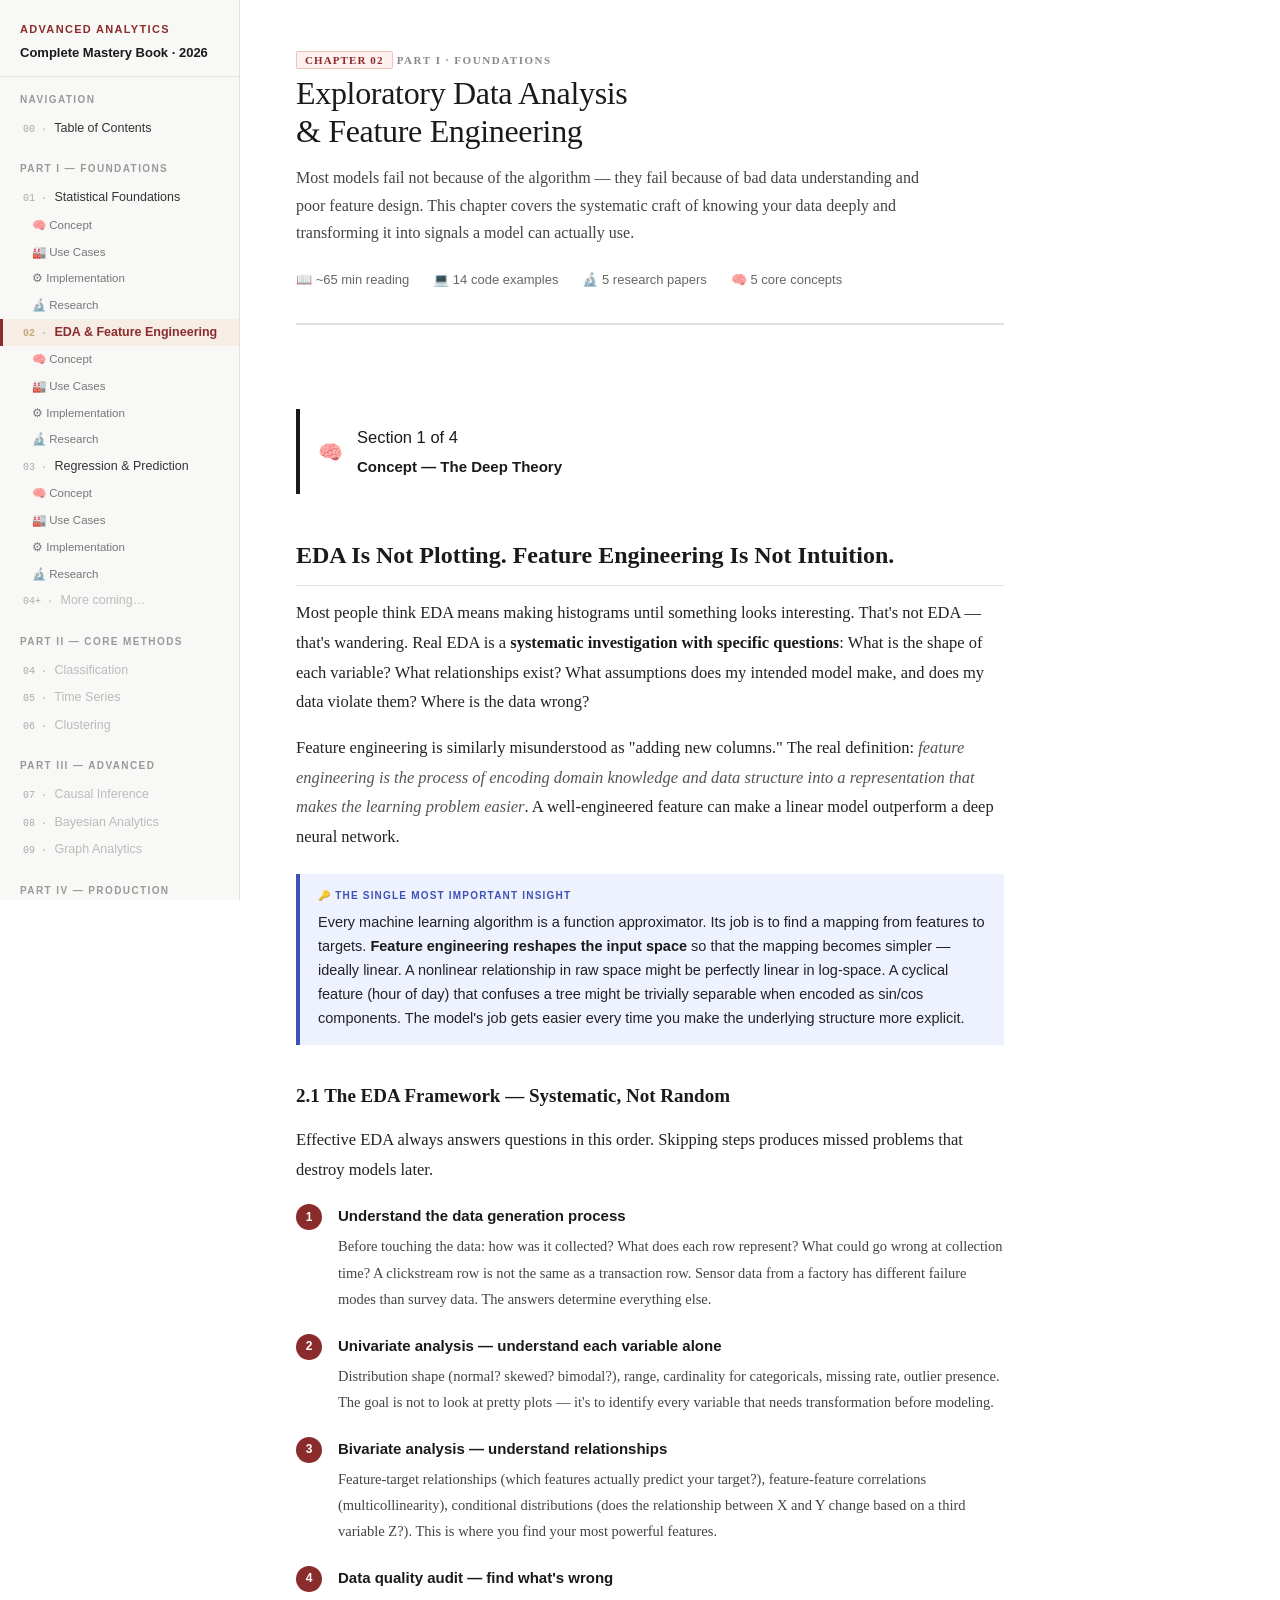
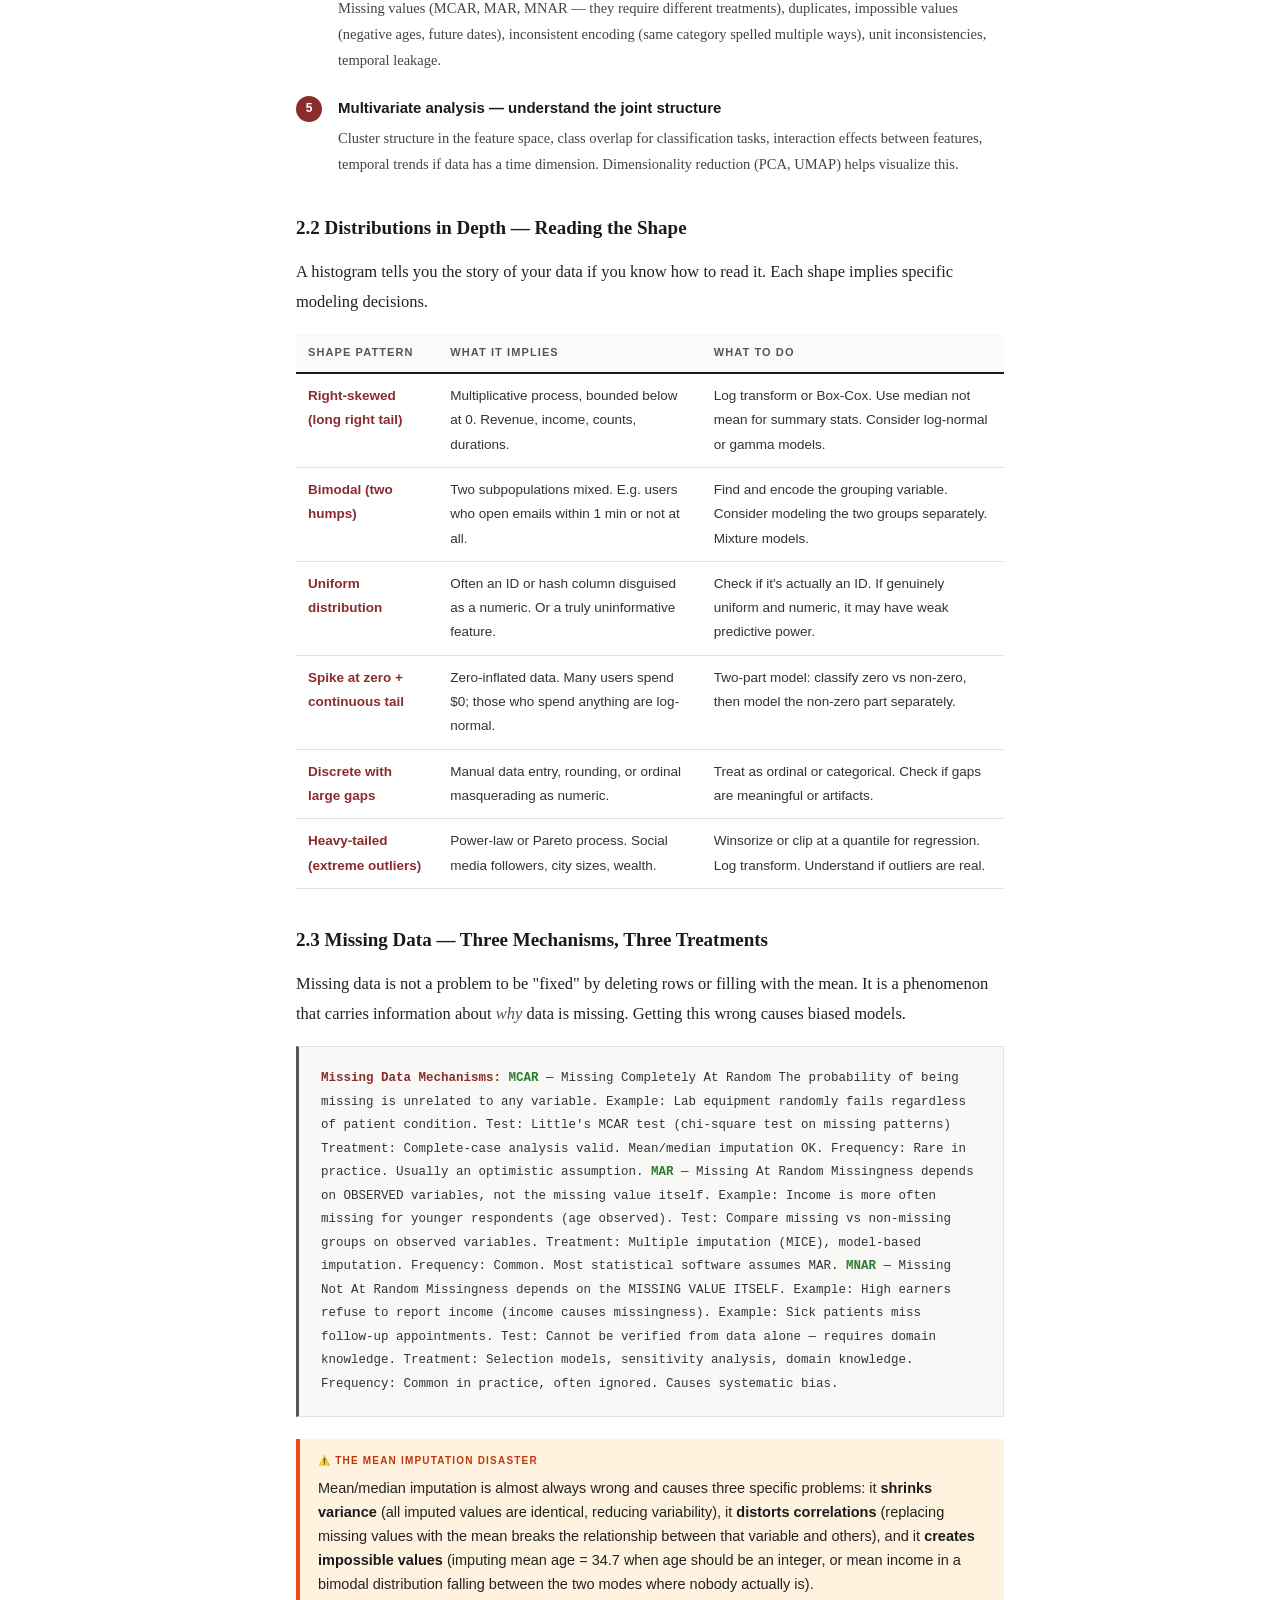
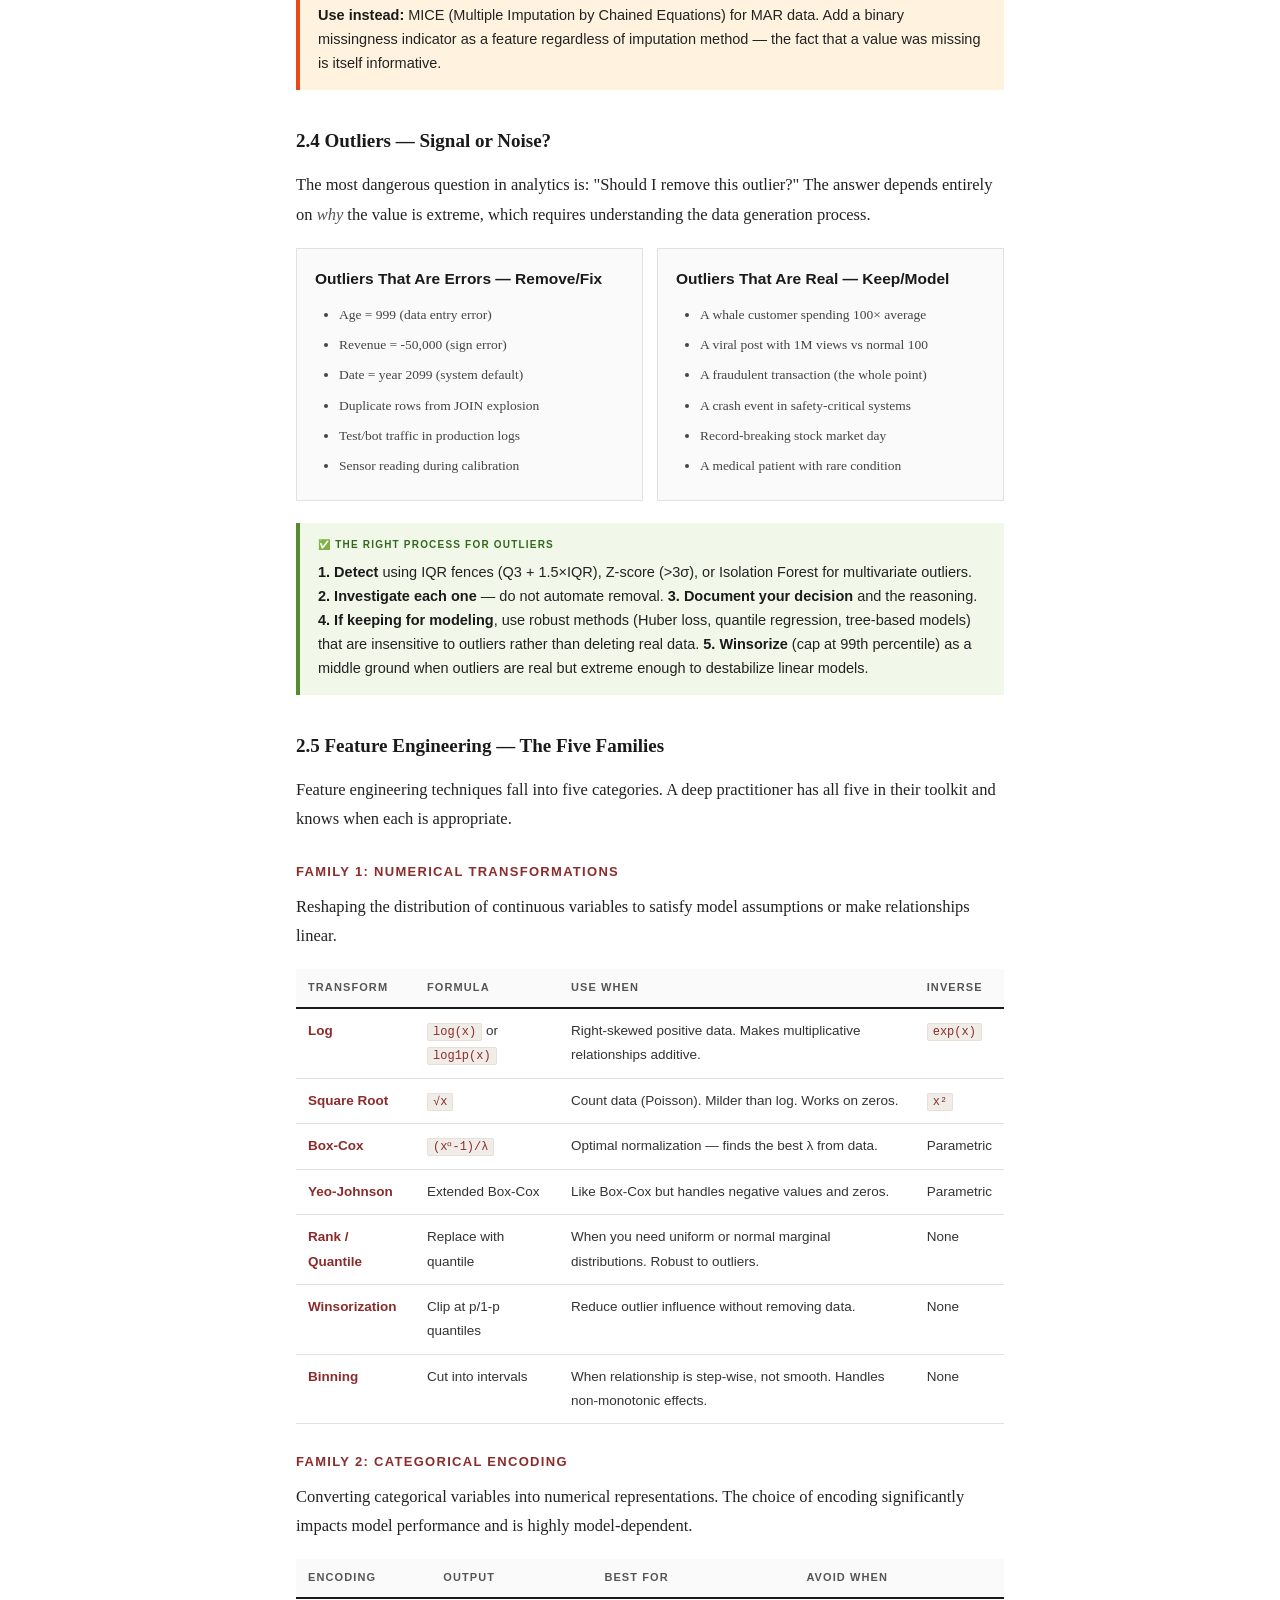
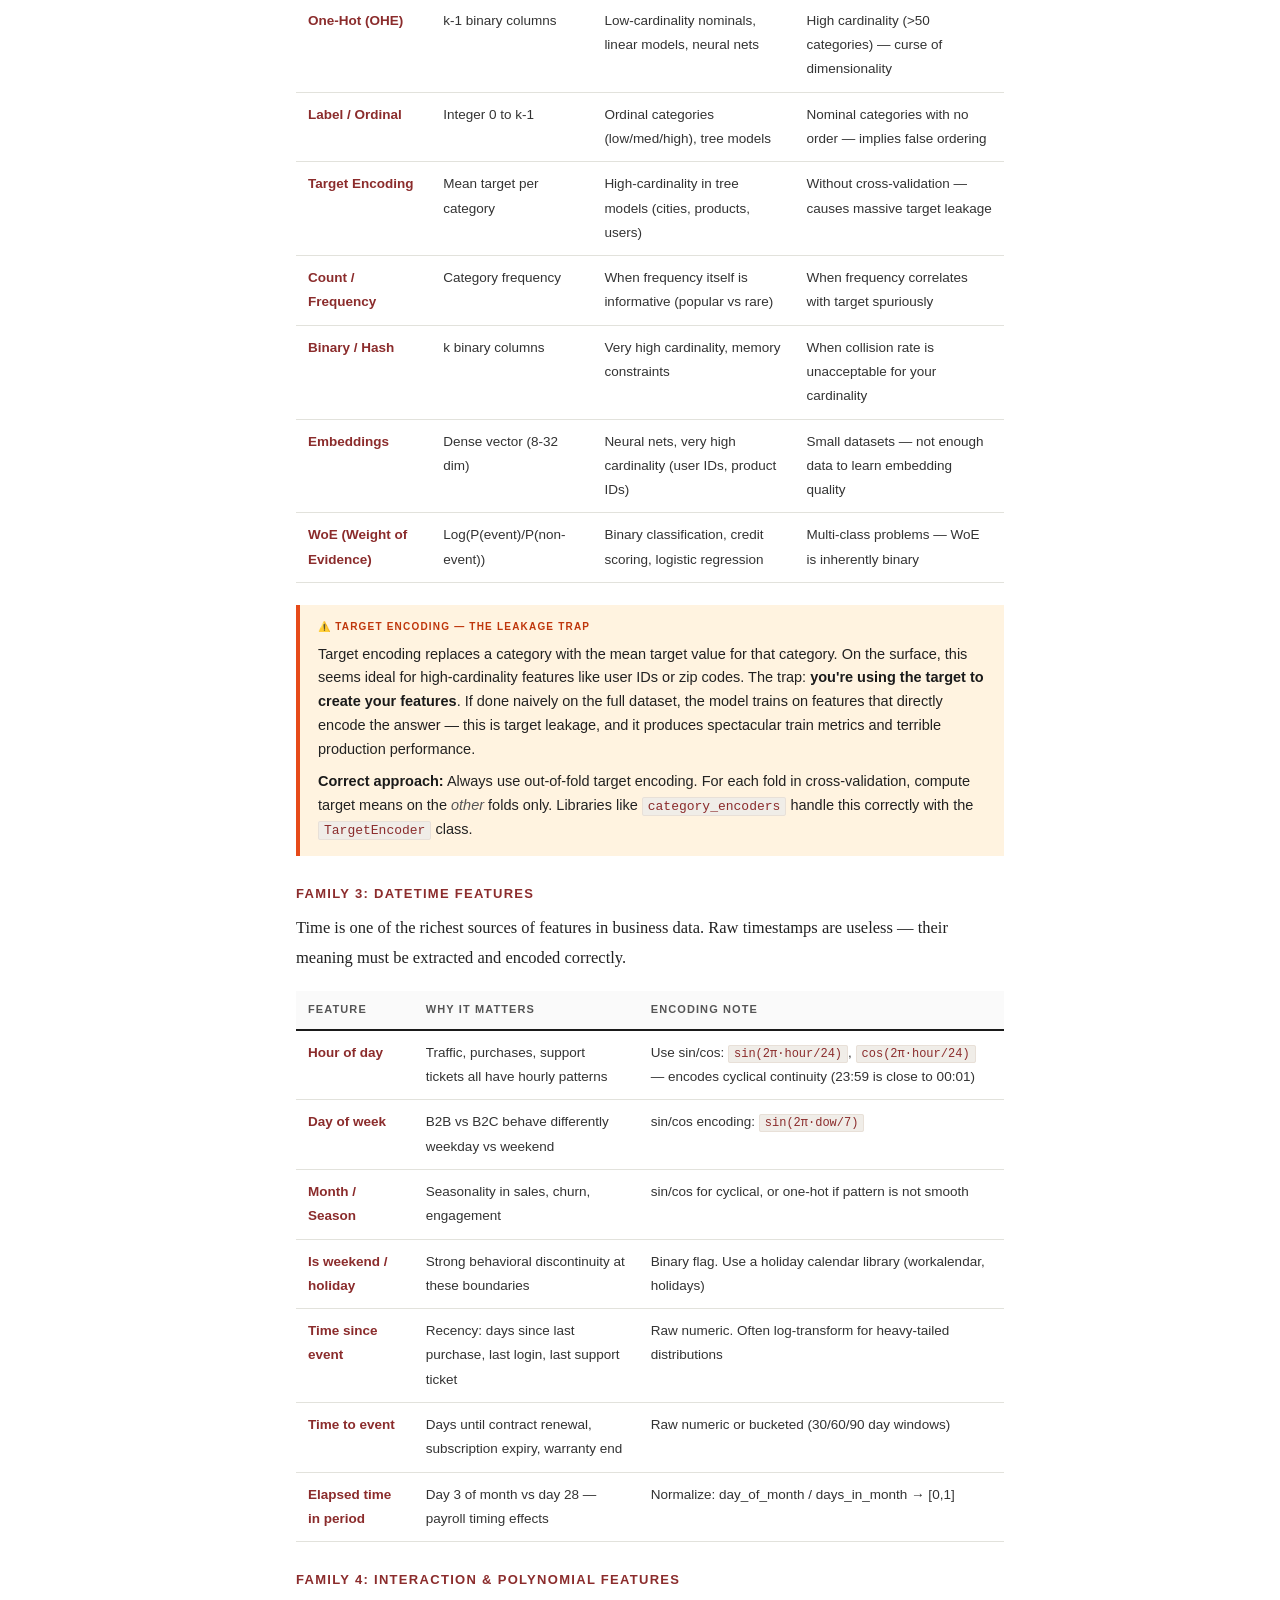
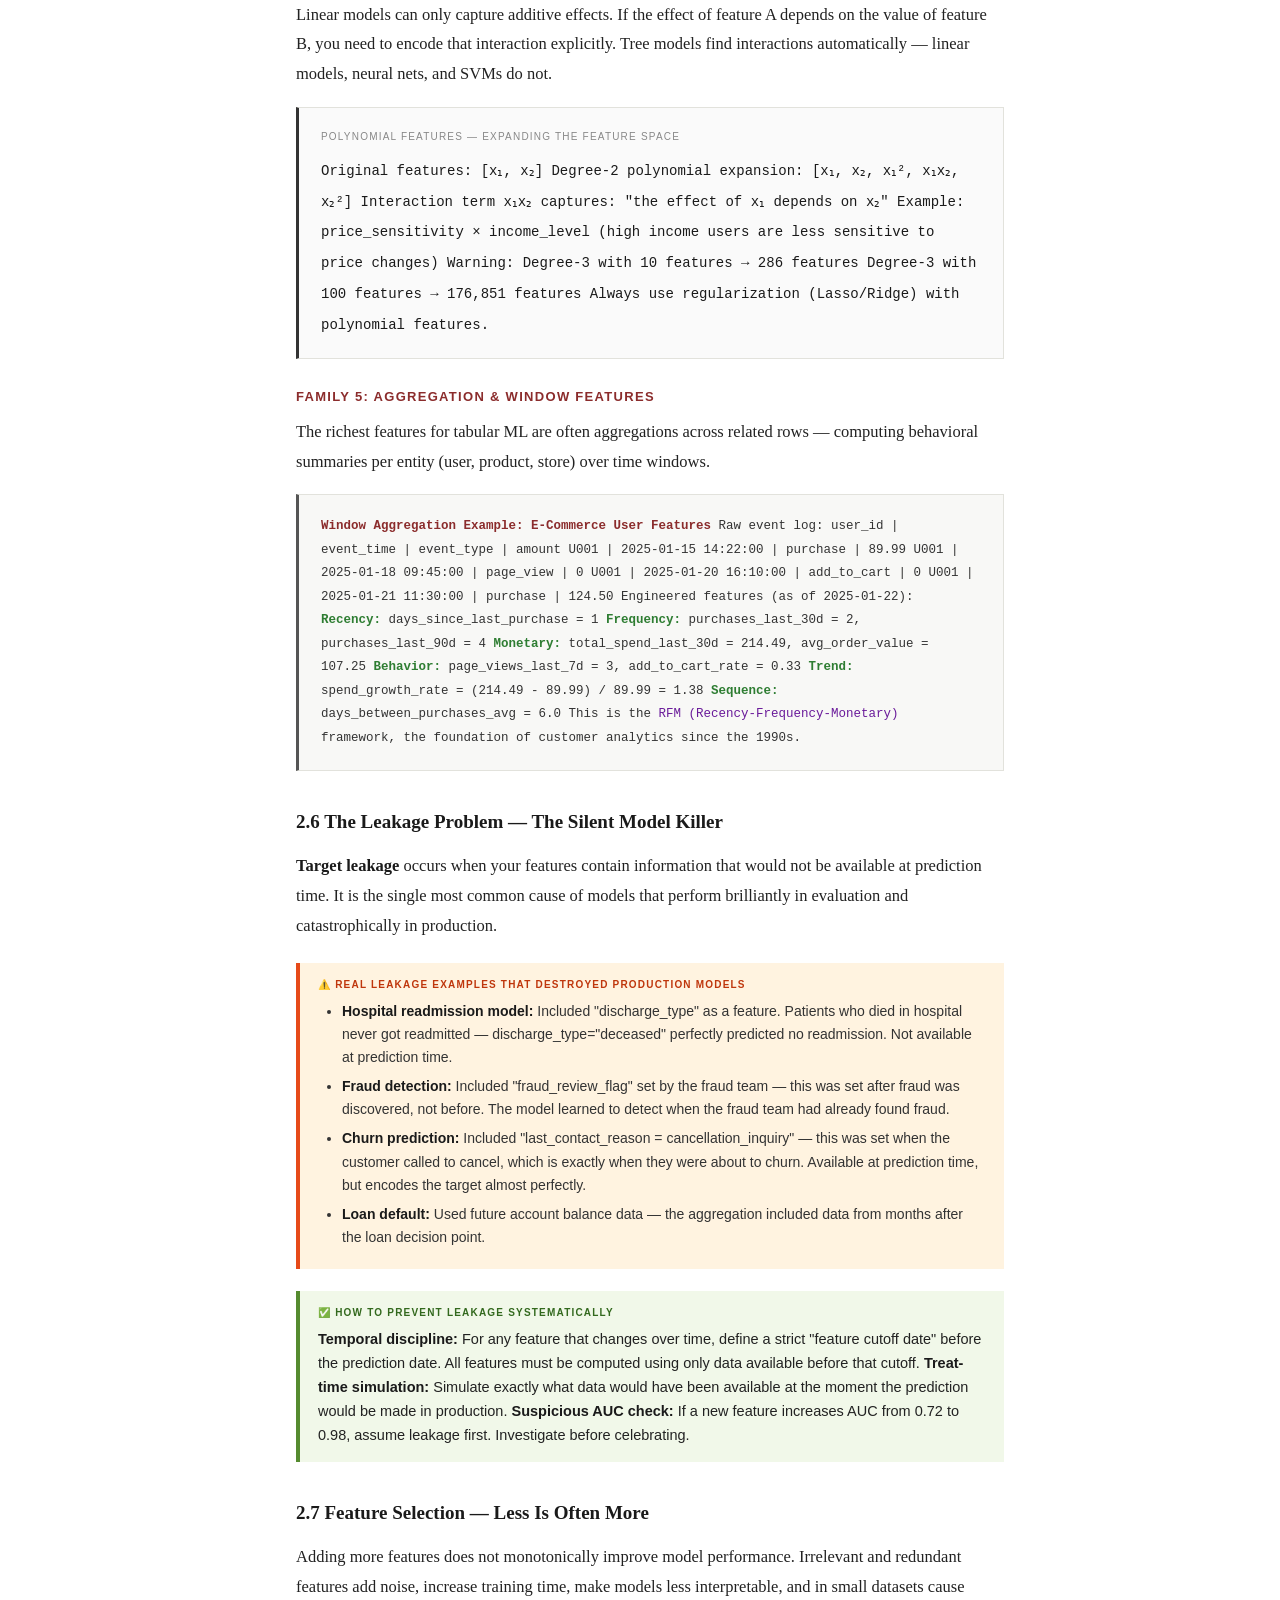
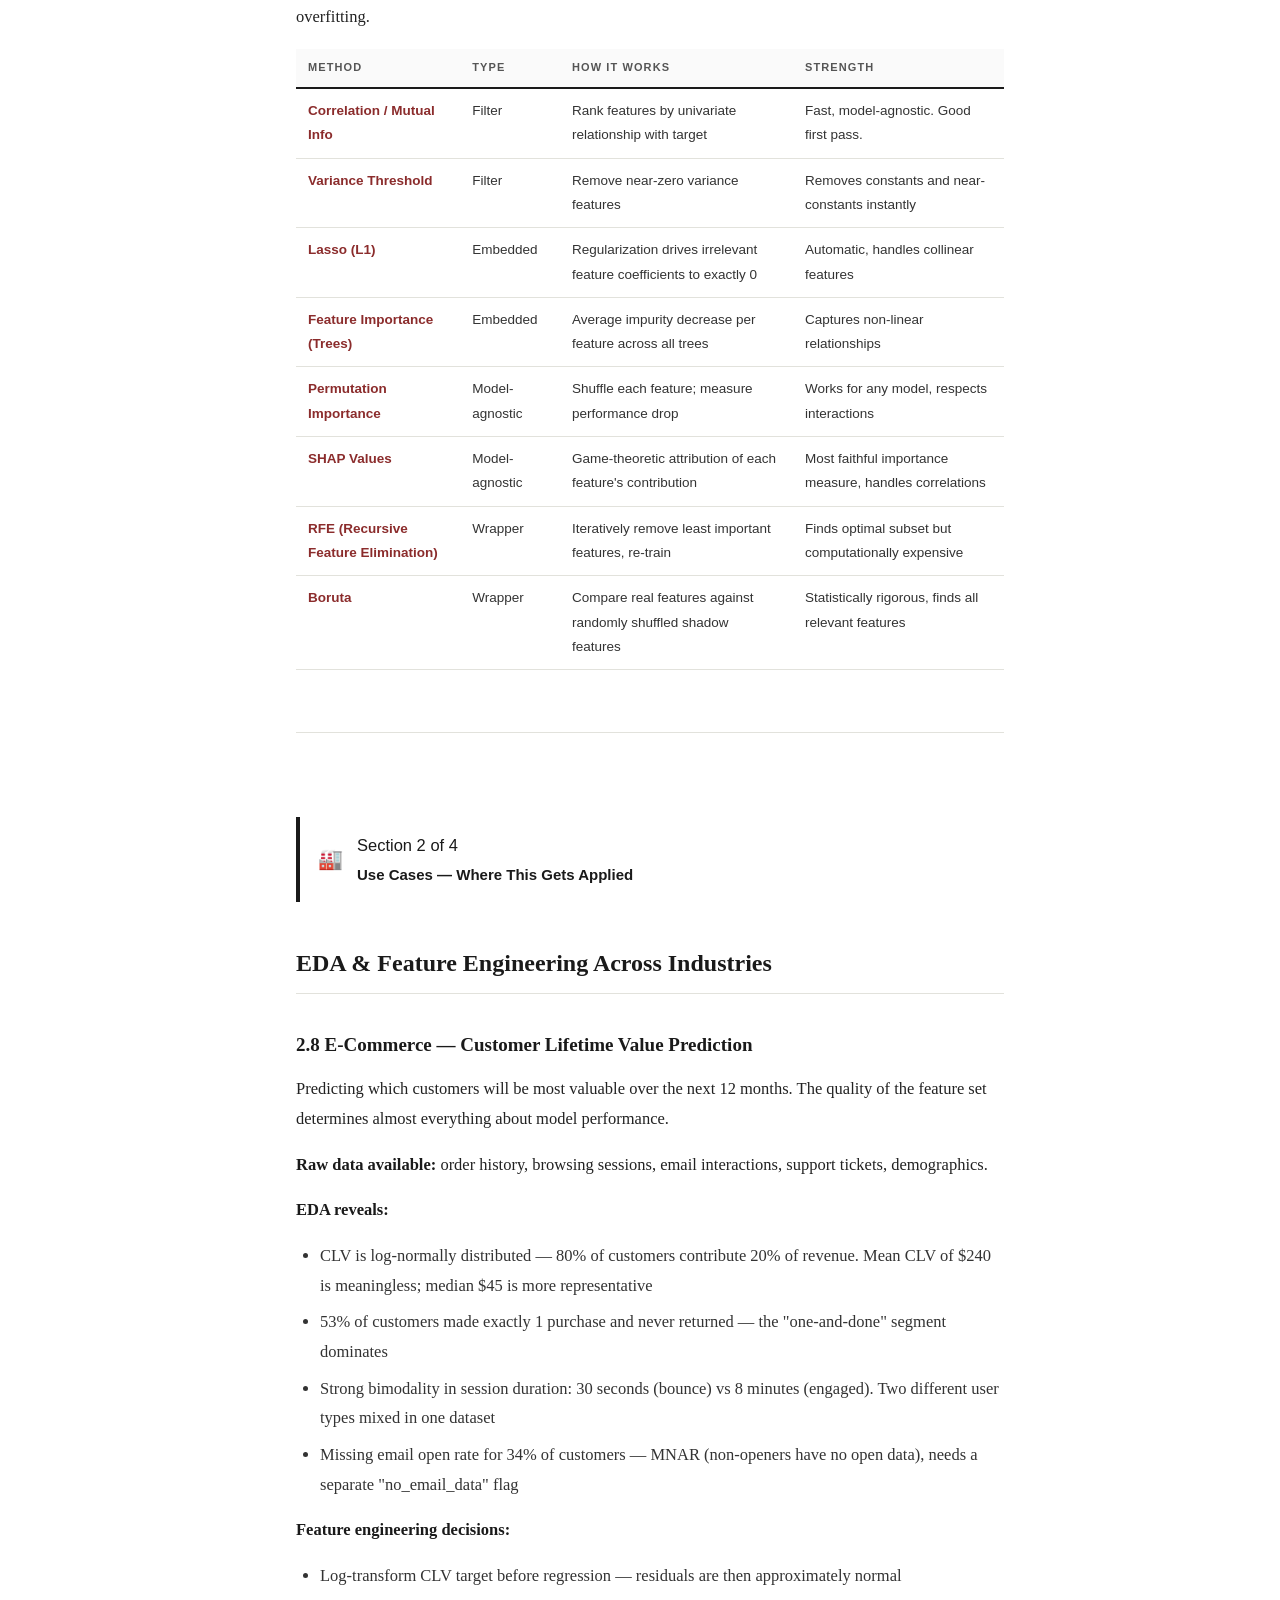
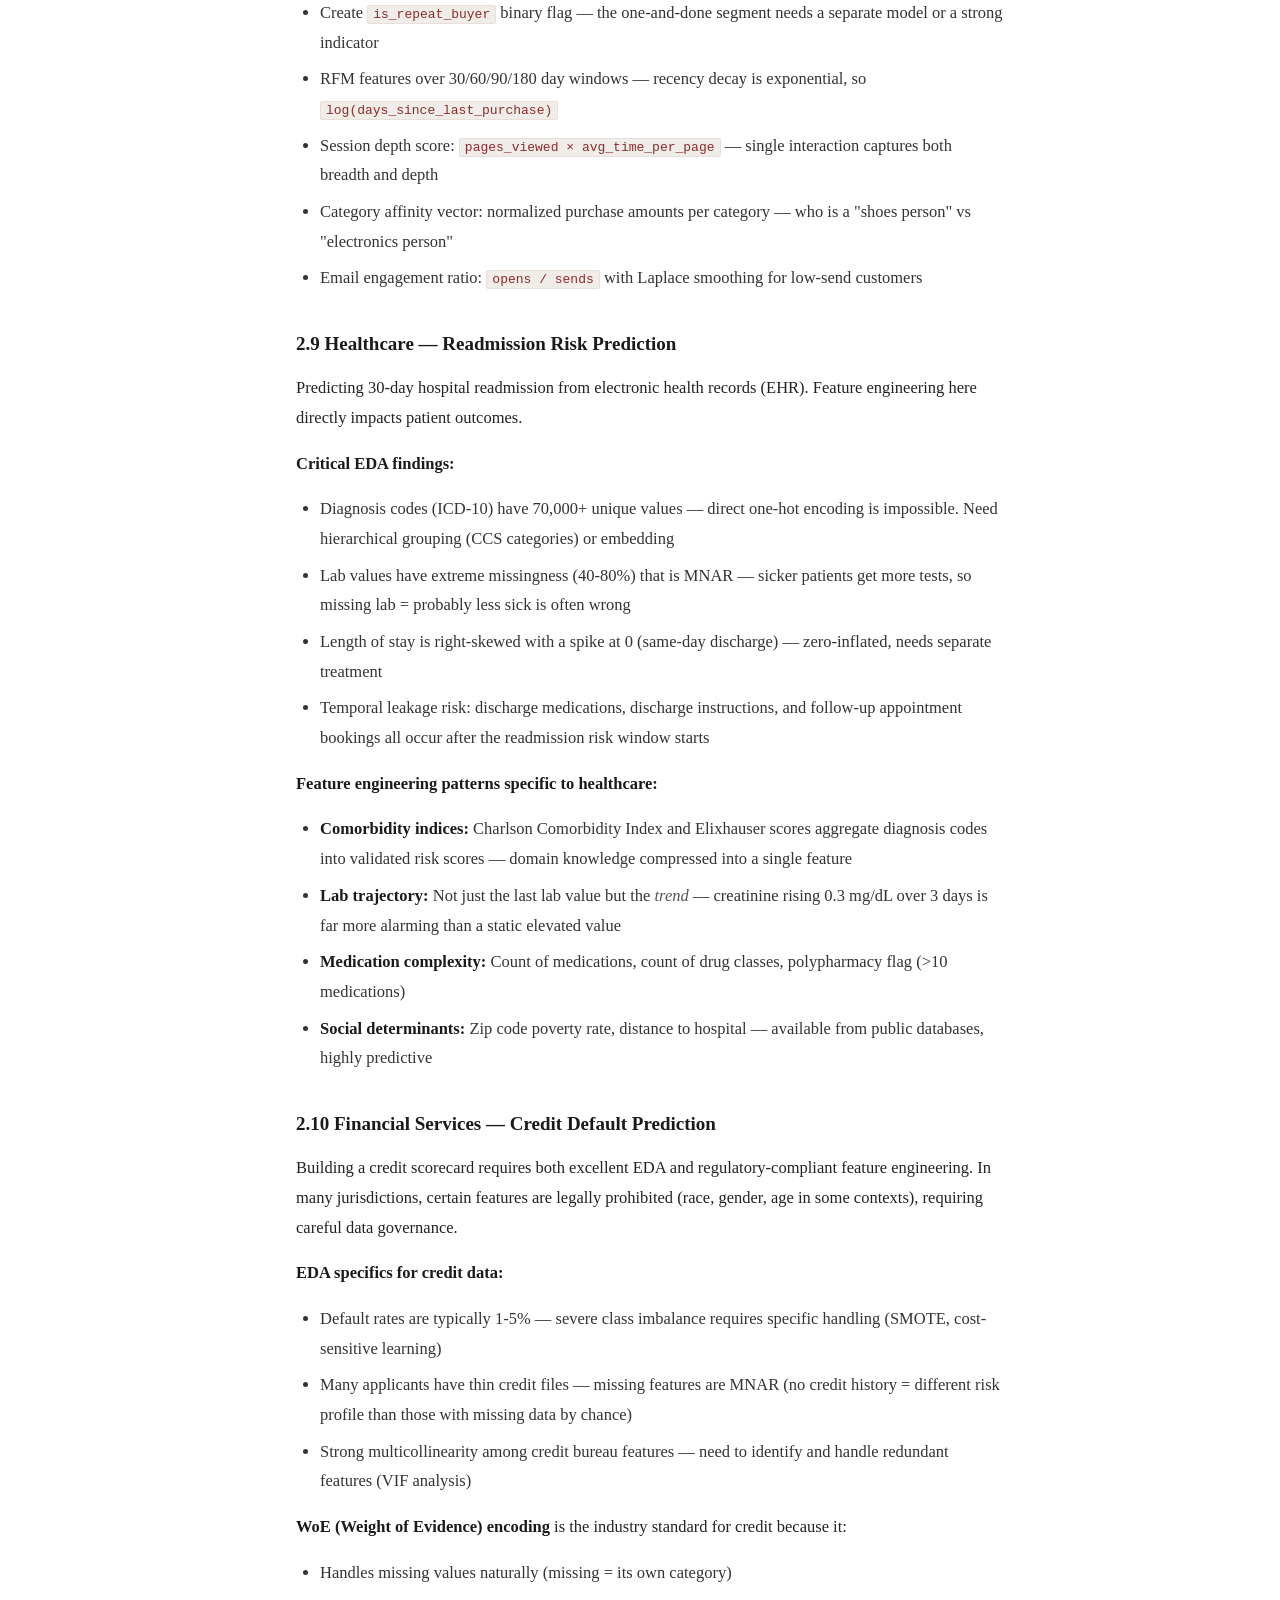
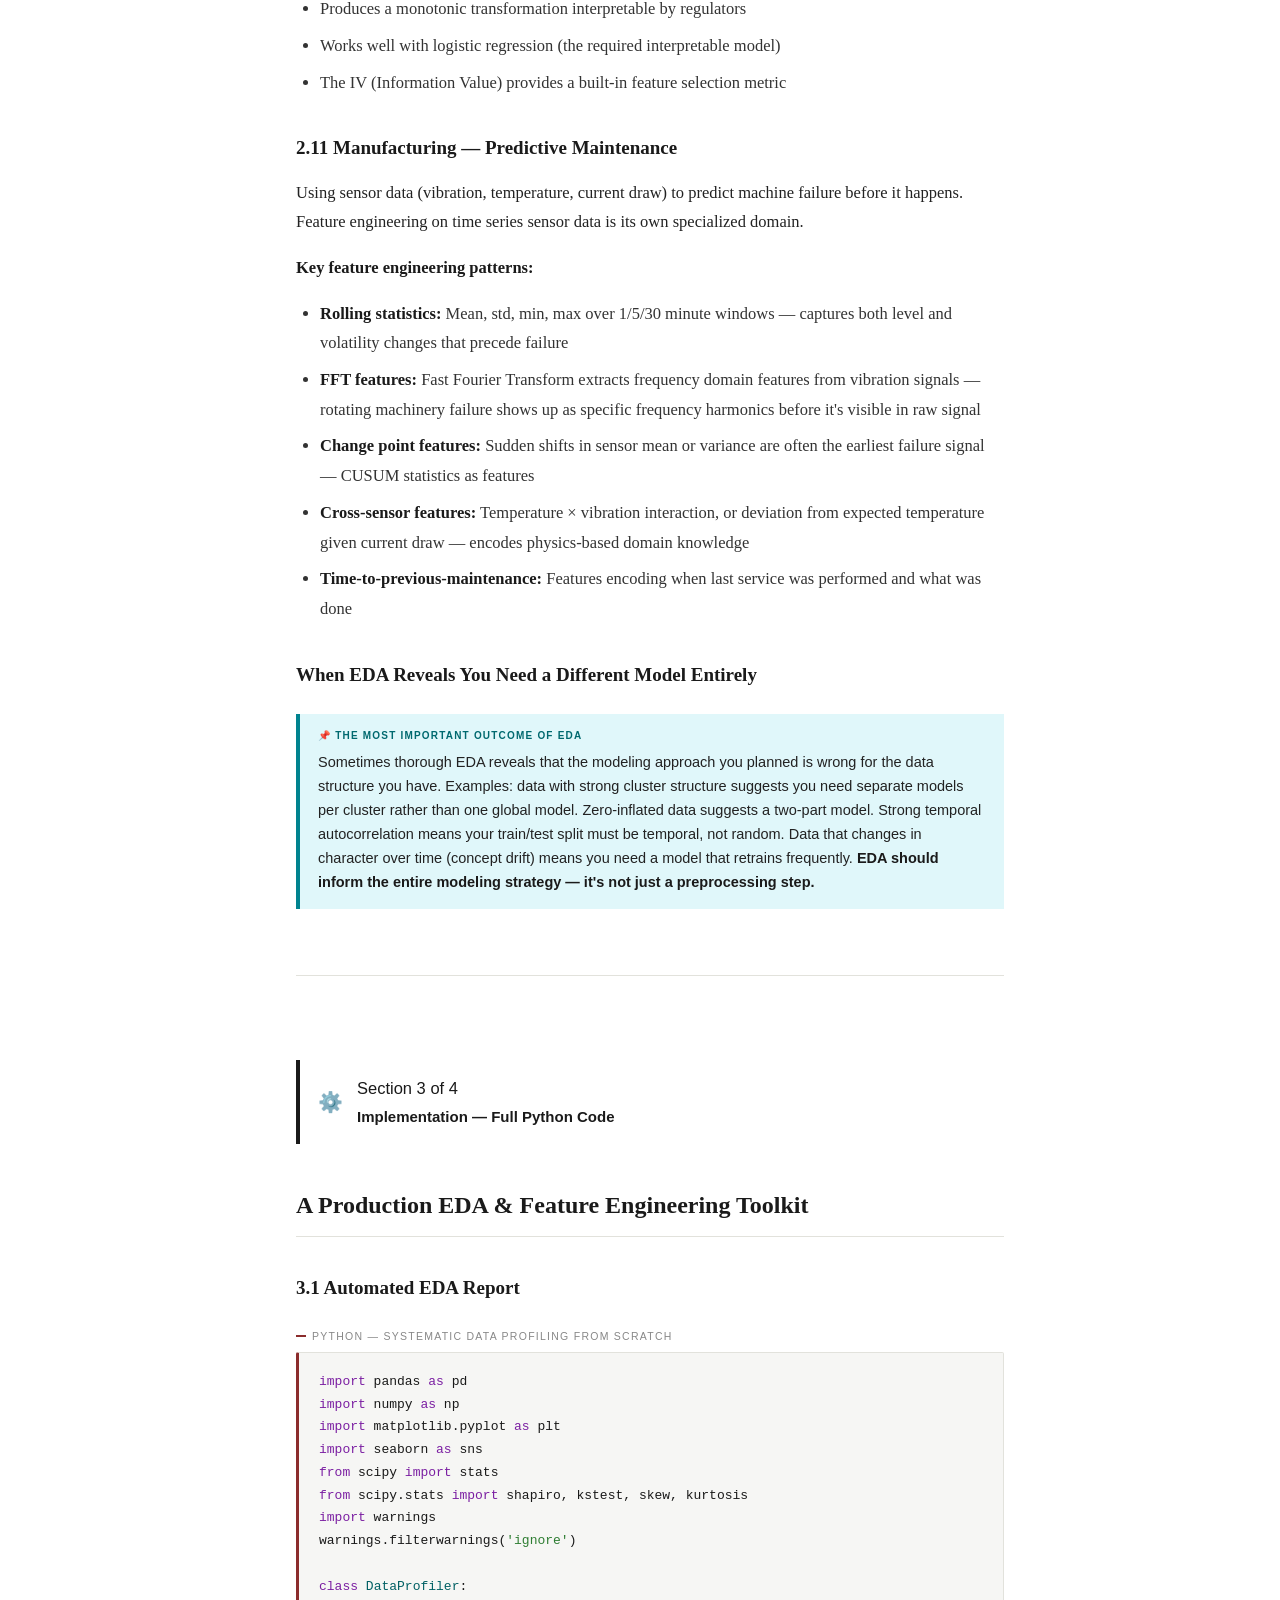
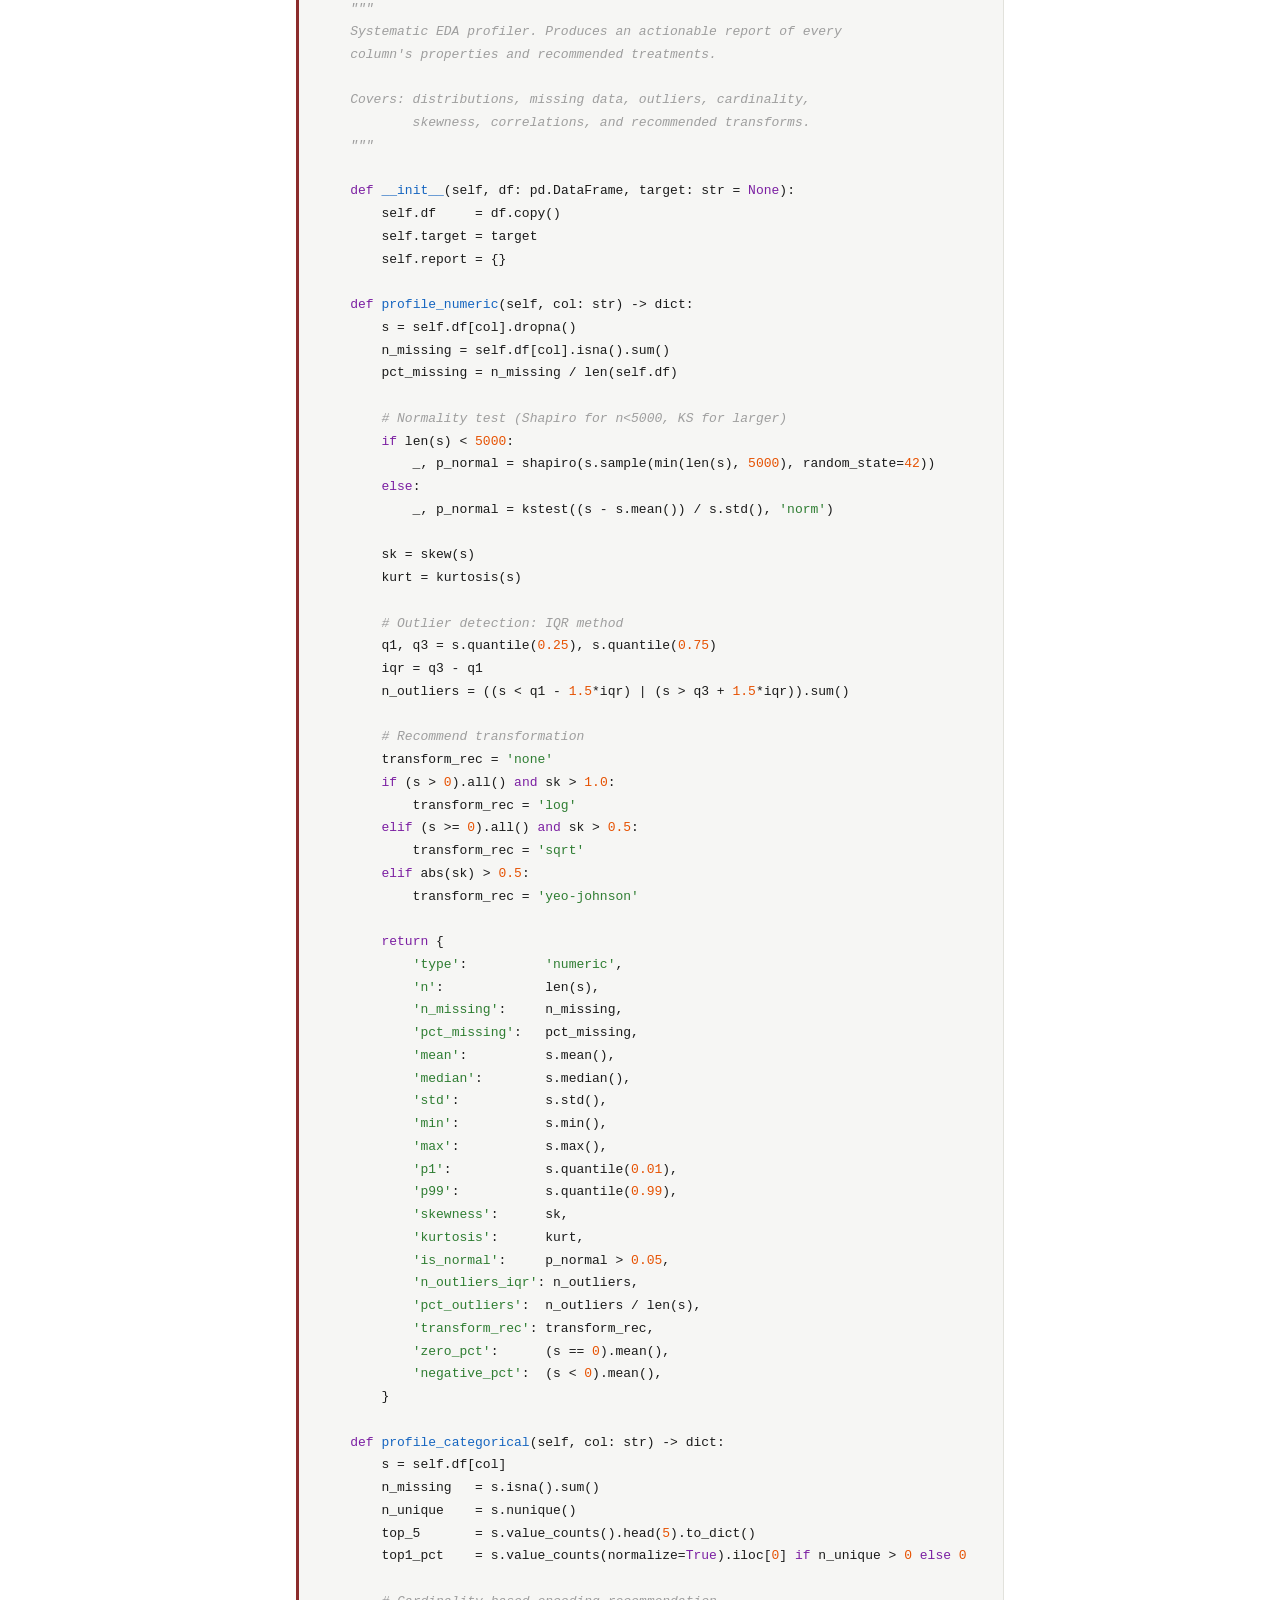
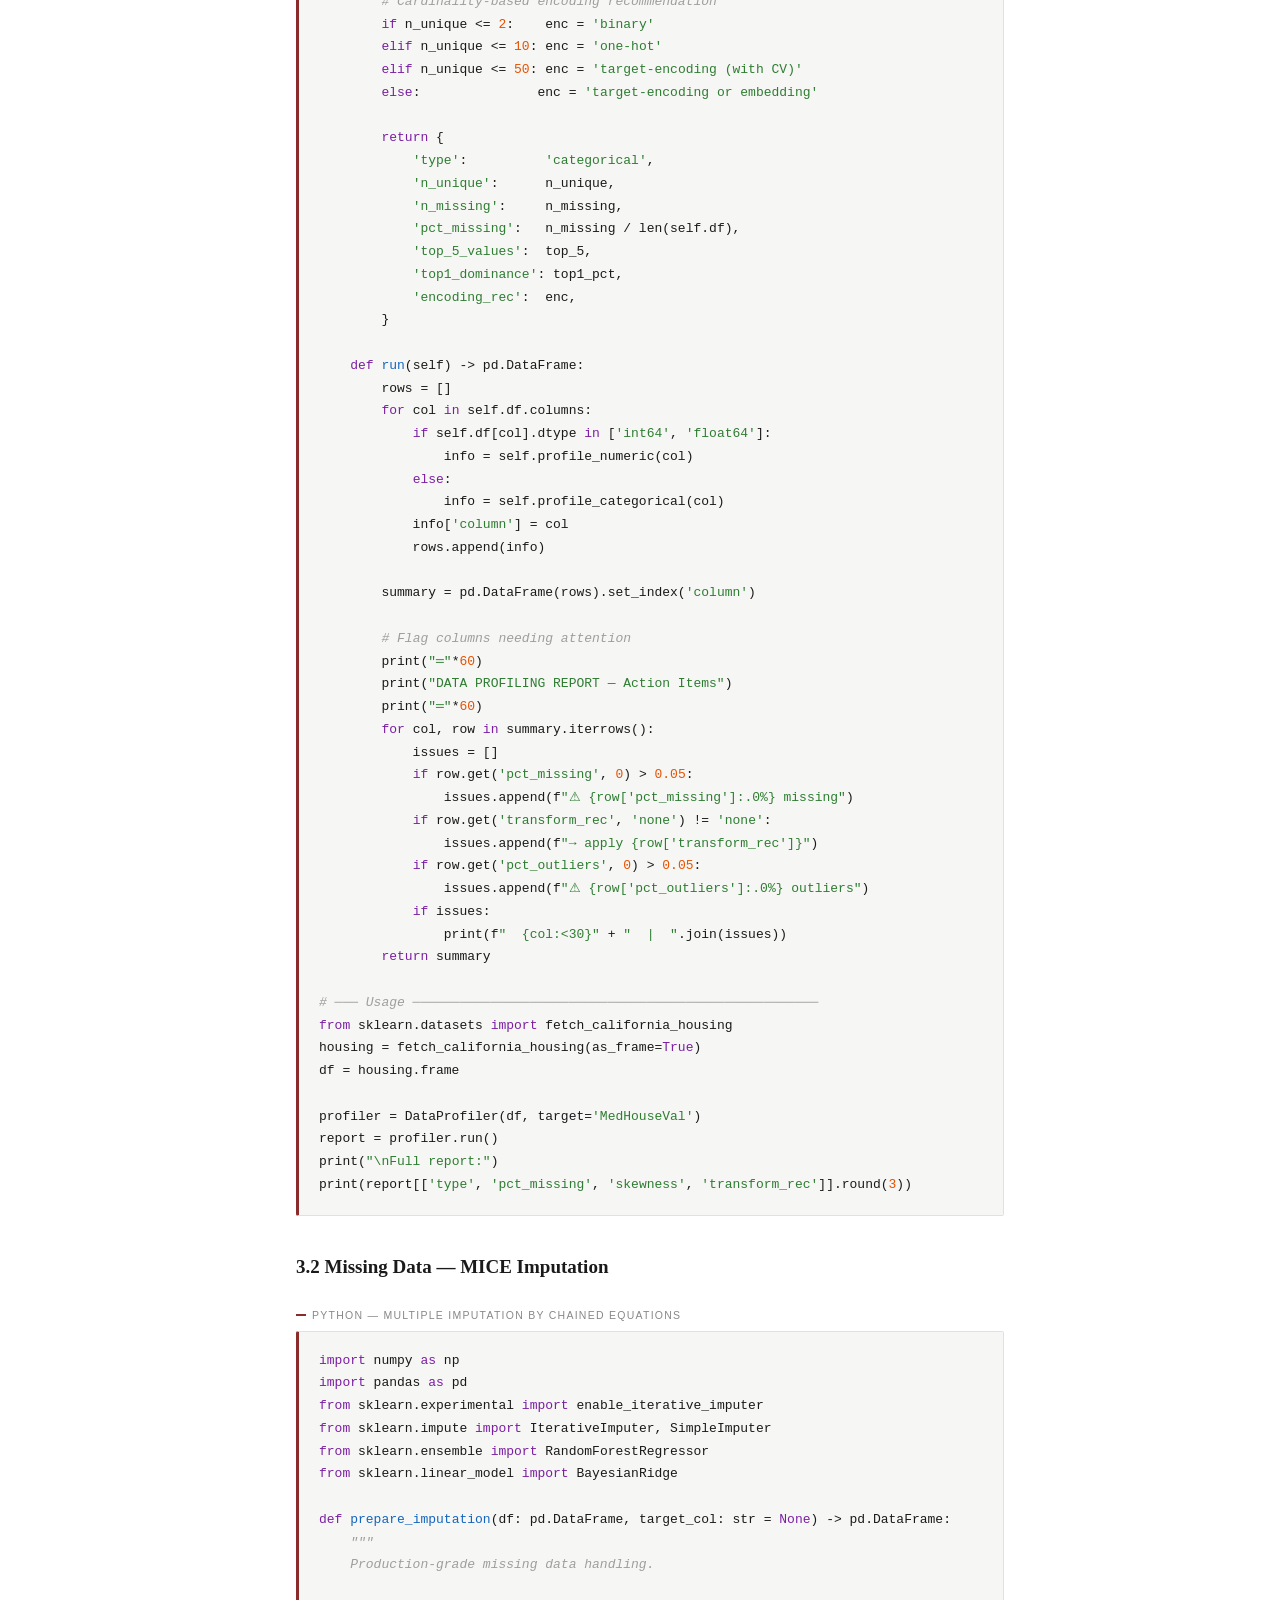
<file: ch02.html>
<!DOCTYPE html>
<html lang="en">
<head>
<meta charset="UTF-8">
<meta name="viewport" content="width=device-width, initial-scale=1.0">
<meta name="color-scheme" content="light">
<title>Ch 2: EDA & Feature Engineering — Advanced Analytics</title>
<style>
/* Shared chapter styles — Stanford-inspired clean academic design */
*, *::before, *::after { box-sizing: border-box; margin: 0; padding: 0; }
html { scroll-behavior: smooth; }
body {
  font-family: 'Georgia', 'Times New Roman', serif;
  background: #FFFFFF;
  color: #1a1a1a;
  line-height: 1.8;
  font-size: 16.5px;
}
.site-wrap { display: flex; min-height: 100vh; }

/* SIDEBAR */
#sidebar {
  width: 240px; flex-shrink: 0; background: #F8F8F6;
  border-right: 1px solid #E2E2DC; position: fixed;
  top: 0; left: 0; height: 100vh; overflow-y: auto; z-index: 100;
}
.sb-logo { padding: 20px 20px 14px; border-bottom: 1px solid #E2E2DC; }
.sb-logo .site-name { font-family: sans-serif; font-size: 11px; font-weight: 700; letter-spacing: 0.12em; text-transform: uppercase; color: #8B2C2C; margin-bottom: 4px; }
.sb-logo .course-name { font-size: 13px; font-family: sans-serif; font-weight: 600; color: #1a1a1a; line-height: 1.4; }
.nav-group { padding: 14px 0 4px; }
.nav-group-label { padding: 0 20px 6px; font-size: 10px; font-family: sans-serif; font-weight: 700; text-transform: uppercase; letter-spacing: 0.14em; color: #999; }
.nav-link { display: block; padding: 5px 20px; font-size: 12.5px; font-family: sans-serif; color: #333; text-decoration: none; border-left: 3px solid transparent; transition: all 0.12s; line-height: 1.4; }
.nav-link:hover { color: #8B2C2C; background: #F0EDE8; border-left-color: #C9A87C; }
.nav-link.active { color: #8B2C2C; border-left-color: #8B2C2C; background: #F5EDE6; font-weight: 600; }
.nav-link.locked { color: #bbb; cursor: default; pointer-events: none; }
.nav-link .ch { color: #aaa; margin-right: 4px; font-family: 'Courier New', monospace; font-size: 10px; }
.nav-link.active .ch { color: #C9A87C; }
.nav-sub { display: block; padding: 3px 20px 3px 32px; font-size: 11.5px; font-family: sans-serif; color: #777; text-decoration: none; transition: color 0.12s; }
.nav-sub:hover { color: #8B2C2C; }

/* MAIN */
#main { margin-left: 240px; flex: 1; max-width: 820px; padding: 0 56px 100px; }

/* TOP NAV */
.top-nav { border-bottom: 1px solid #E2E2DC; display: flex; gap: 0; }
.top-nav a { padding: 13px 16px; font-size: 13px; font-family: sans-serif; font-weight: 600; color: #555; text-decoration: none; border-bottom: 3px solid transparent; margin-bottom: -1px; transition: color 0.12s; }
.top-nav a:hover { color: #8B2C2C; }
.top-nav a.current { color: #8B2C2C; border-bottom-color: #8B2C2C; }

/* CHAPTER HERO */
.ch-hero { padding: 44px 0 32px; border-bottom: 2px solid #E2E2DC; }
.ch-hero .eyebrow { display: flex; align-items: center; gap: 12px; margin-bottom: 14px; font-family: sans-serif; }
.ch-hero .part-tag { font-size: 11px; letter-spacing: 0.14em; text-transform: uppercase; color: #888; font-weight: 700; }
.ch-hero .ch-tag { font-size: 11px; letter-spacing: 0.1em; text-transform: uppercase; color: #8B2C2C; font-weight: 700; background: #FDF0EE; padding: 2px 8px; border-radius: 2px; border: 1px solid #F0C4BC; }
.ch-hero h1 { font-size: 32px; font-weight: 400; line-height: 1.2; color: #1a1a1a; margin-bottom: 14px; letter-spacing: -0.01em; }
.ch-hero h1 strong { font-weight: 700; }
.ch-hero .ch-desc { font-size: 16px; color: #444; max-width: 640px; line-height: 1.7; margin-bottom: 22px; }
.ch-hero .ch-meta { display: flex; gap: 24px; font-family: sans-serif; font-size: 13px; color: #666; flex-wrap: wrap; }
.ch-hero .ch-meta strong { color: #8B2C2C; }

/* SECTION BANNER */
.section-banner { margin: 40px 0 24px; padding: 14px 18px; display: flex; align-items: center; gap: 14px; border-left: 4px solid; font-family: sans-serif; }
.section-banner .s-num { font-size: 10px; text-transform: uppercase; letter-spacing: 0.14em; font-weight: 700; margin-bottom: 3px; }
.section-banner .s-title { font-size: 15px; font-weight: 700; color: #1a1a1a; }
.section-banner .s-icon { font-size: 20px; }
.sb-concept { background: #F0F4FF; border-color: #3F51B5; }
.sb-concept .s-num { color: #3F51B5; }
.sb-usecases { background: #F0FAF4; border-color: #2E7D32; }
.sb-usecases .s-num { color: #2E7D32; }
.sb-impl { background: #F0F9FF; border-color: #0277BD; }
.sb-impl .s-num { color: #0277BD; }
.sb-research { background: #FFF8E1; border-color: #F57F17; }
.sb-research .s-num { color: #F57F17; }

/* HEADINGS */
h2 { font-size: 24px; font-weight: 700; color: #1a1a1a; margin: 40px 0 12px; border-bottom: 1px solid #E2E2DC; padding-bottom: 8px; }
h3 { font-size: 19px; font-weight: 700; color: #1a1a1a; margin: 34px 0 12px; }
h4 { font-size: 13px; font-weight: 700; font-family: sans-serif; text-transform: uppercase; letter-spacing: 0.1em; color: #8B2C2C; margin: 26px 0 8px; }
h5 { font-size: 15.5px; font-weight: 700; font-family: sans-serif; color: #1a1a1a; margin: 20px 0 8px; }

/* PROSE */
p { margin-bottom: 16px; color: #222; }
strong { color: #1a1a1a; font-weight: 700; }
em { color: #555; font-style: italic; }
a { color: #8B2C2C; text-decoration: none; }
a:hover { text-decoration: underline; }
ul, ol { padding-left: 24px; margin-bottom: 16px; }
li { margin-bottom: 7px; color: #333; }
li strong { color: #1a1a1a; }

/* CALLOUTS */
.callout { border-left: 4px solid; padding: 14px 18px; margin: 22px 0; font-family: sans-serif; font-size: 14.5px; line-height: 1.65; }
.callout p { font-size: 14.5px !important; margin-bottom: 8px !important; }
.callout p:last-child { margin-bottom: 0 !important; }
.callout ul { margin-bottom: 0; }
.callout li { font-size: 14px; margin-bottom: 6px; }
.callout .cl { font-size: 10px; text-transform: uppercase; letter-spacing: 0.12em; font-weight: 700; display: block; margin-bottom: 7px; }
.callout-concept { background: #EEF2FF; border-color: #3F51B5; }
.callout-concept .cl { color: #3F51B5; }
.callout-analogy { background: #FFF8E1; border-color: #F9A825; }
.callout-analogy .cl { color: #F57F17; }
.callout-warning { background: #FFF3E0; border-color: #E64A19; }
.callout-warning .cl { color: #BF360C; }
.callout-tip { background: #F1F8E9; border-color: #558B2F; }
.callout-tip .cl { color: #33691E; }
.callout-key { background: #E0F7FA; border-color: #00838F; }
.callout-key .cl { color: #00696F; }
.callout-research { background: #FFF8E1; border-color: #F57F17; }
.callout-research .cl { color: #E65100; }

/* CODE */
pre { background: #F6F6F4; border: 1px solid #E2E2DC; border-left: 3px solid #8B2C2C; padding: 18px 20px; border-radius: 2px; overflow-x: auto; font-family: 'Courier New', 'Menlo', monospace; font-size: 13px; line-height: 1.75; color: #1a1a1a; margin: 14px 0 20px; }
pre code { background: none !important; border: none !important; color: inherit !important; padding: 0 !important; font-size: inherit !important; }
code { background: #F0EDE8; padding: 1px 5px; border-radius: 2px; font-family: 'Courier New', monospace; font-size: 13px; color: #8B2C2C; border: 1px solid #E8E0D8; }
.code-label { font-family: sans-serif; font-size: 10.5px; text-transform: uppercase; letter-spacing: 0.12em; color: #888; margin-bottom: -8px; padding-top: 10px; display: flex; align-items: center; gap: 6px; }
.code-label::before { content: ''; display: inline-block; width: 10px; height: 2px; background: #8B2C2C; }

/* SYNTAX */
.kw { color: #7B1FA2; } .fn { color: #1565C0; } .st { color: #2E7D32; }
.nu { color: #E65100; } .cm { color: #9E9E9E; font-style: italic; }
.cl2 { color: #006064; } .dc { color: #00838F; }

/* FORMULA */
.formula { background: #FAFAFA; border: 1px solid #E2E2DC; border-left: 3px solid #333; padding: 18px 22px; margin: 18px 0; font-family: 'Courier New', monospace; font-size: 14px; color: #1a1a1a; line-height: 2.2; overflow-x: auto; }
.formula .f-label { font-size: 10px; text-transform: uppercase; letter-spacing: 0.12em; color: #888; display: block; margin-bottom: 8px; font-family: sans-serif; text-align: left; }

/* DIAGRAM */
.diagram { background: #F8F8F6; border: 1px solid #E2E2DC; border-left: 3px solid #555; padding: 20px 22px; font-family: 'Courier New', monospace; font-size: 12.5px; line-height: 1.88; overflow-x: auto; margin: 18px 0; color: #333; }
.dl { color: #8B2C2C; font-weight: 700; } .db { color: #2E7D32; font-weight: 600; }
.dd { color: #1565C0; } .dv { color: #6A1B9A; }

/* TABLES */
.tbl-wrap { overflow-x: auto; margin: 18px 0; }
table { width: 100%; border-collapse: collapse; font-family: sans-serif; font-size: 13.5px; }
th { text-align: left; padding: 9px 12px; font-size: 11px; text-transform: uppercase; letter-spacing: 0.1em; color: #555; border-bottom: 2px solid #1a1a1a; font-weight: 700; background: #FAFAFA; }
td { padding: 10px 12px; border-bottom: 1px solid #E2E2DC; color: #333; vertical-align: top; }
td strong { color: #8B2C2C; }
td code { font-size: 12px; }
tr:hover td { background: #FAFAF8; }

/* QUIZ */
.quiz { background: #FFFBF0; border: 1px solid #E8D8A0; padding: 20px 22px; margin: 28px 0; font-family: sans-serif; }
.quiz .q-title { font-size: 10px; text-transform: uppercase; letter-spacing: 0.12em; font-weight: 700; color: #8B6914; margin-bottom: 12px; display: block; }
.quiz ol { padding-left: 20px; }
.quiz li { color: #333; font-size: 14px; margin-bottom: 10px; line-height: 1.6; }
.quiz .hint { margin-top: 14px; font-size: 12.5px; color: #888; font-style: italic; border-top: 1px solid #E8D8A0; padding-top: 12px; }

/* STEPS */
.steps { margin: 18px 0; }
.step { display: flex; gap: 16px; margin-bottom: 20px; align-items: flex-start; }
.step-n { min-width: 26px; height: 26px; border-radius: 50%; background: #8B2C2C; color: #fff; display: flex; align-items: center; justify-content: center; font-size: 12px; font-weight: 700; font-family: sans-serif; flex-shrink: 0; margin-top: 2px; }
.step-body strong { display: block; font-family: sans-serif; font-size: 15px; color: #1a1a1a; margin-bottom: 4px; }
.step-body p { color: #444; font-size: 14.5px; margin-bottom: 0; }

/* COMPARE */
.compare { display: grid; grid-template-columns: 1fr 1fr; gap: 14px; margin: 18px 0; }
.compare-box { background: #FAFAFA; border: 1px solid #E2E2DC; padding: 16px 18px; }
.compare-box h5 { margin-top: 0 !important; margin-bottom: 10px !important; font-family: sans-serif; }
.compare-box ul { margin-bottom: 0; }
.compare-box li { font-size: 13.5px; color: #444; margin-bottom: 6px; }

/* PAPER */
.paper { background: #FAFAFA; border: 1px solid #E2E2DC; border-left: 3px solid #F57F17; padding: 14px 16px; margin: 12px 0; font-family: sans-serif; }
.paper .p-title { font-size: 14px; font-weight: 700; color: #1a1a1a; margin-bottom: 3px; }
.paper .p-meta { font-size: 11.5px; color: #888; margin-bottom: 6px; }
.paper .p-desc { font-size: 13px; color: #444; line-height: 1.6; }

/* CHAPTER NAV */
.ch-nav { display: flex; gap: 12px; margin-top: 48px; padding-top: 28px; border-top: 2px solid #E2E2DC; }
.ch-nav a { flex: 1; padding: 14px 18px; background: #FAFAFA; border: 1px solid #E2E2DC; text-decoration: none; color: #333; font-family: sans-serif; font-size: 13px; transition: all 0.12s; display: block; }
.ch-nav a:hover { border-color: #8B2C2C; color: #8B2C2C; }
.ch-nav .nav-lbl { font-size: 10px; text-transform: uppercase; letter-spacing: 0.1em; color: #888; margin-bottom: 4px; }

/* CONTENT SECTION DIVIDER */
.content-section { padding: 44px 0; border-bottom: 1px solid #E2E2DC; }

/* MOBILE */
#menu-btn { display: none; }
@media (max-width: 860px) {
  #sidebar { transform: translateX(-100%); transition: transform 0.25s; }
  #sidebar.open { transform: translateX(0); }
  #main { margin-left: 0; padding: 0 20px 80px; }
  #menu-btn { display: block; position: fixed; top: 12px; right: 14px; z-index: 200; background: #8B2C2C; border: none; color: #fff; padding: 8px 14px; border-radius: 3px; cursor: pointer; font-size: 13px; font-family: sans-serif; font-weight: 700; }
  .compare { grid-template-columns: 1fr; }
}

</style>
</head>
<body>
<button id="menu-btn" onclick="document.getElementById('sidebar').classList.toggle('open')">☰ Menu</button>

<div class="site-wrap">
<nav id="sidebar">
  <div class="sb-logo">
    <div class="site-name">Advanced Analytics</div>
    <div class="course-name">Complete Mastery Book · 2026</div>
  </div>
  <div class="nav-group">
    <div class="nav-group-label">Navigation</div>
    <a class="nav-link" href="index.html"><span class="ch">00 ·</span> Table of Contents</a>
  </div>
  <div class="nav-group">
    <div class="nav-group-label">Part I &mdash; Foundations</div>
    <a class="nav-link" href="ch01.html"><span class="ch">01 &middot;</span> Statistical Foundations</a>
    <a class="nav-sub" href="ch01.html#concept">&#129504; Concept</a>
    <a class="nav-sub" href="ch01.html#usecases">&#127981; Use Cases</a>
    <a class="nav-sub" href="ch01.html#implementation">&#9881; Implementation</a>
    <a class="nav-sub" href="ch01.html#research">&#128300; Research</a>
    <a class="nav-link active" href="ch02.html"><span class="ch">02 &middot;</span> EDA &amp; Feature Engineering</a>
    <a class="nav-sub" href="#concept">&#129504; Concept</a>
    <a class="nav-sub" href="#usecases">&#127981; Use Cases</a>
    <a class="nav-sub" href="#implementation">&#9881; Implementation</a>
    <a class="nav-sub" href="#research">&#128300; Research</a>
    <a class="nav-link" href="ch03.html"><span class="ch">03 &middot;</span> Regression &amp; Prediction</a>
    <a class="nav-sub" href="ch03.html#concept">&#129504; Concept</a>
    <a class="nav-sub" href="ch03.html#usecases">&#127981; Use Cases</a>
    <a class="nav-sub" href="ch03.html#implementation">&#9881; Implementation</a>
    <a class="nav-sub" href="ch03.html#research">&#128300; Research</a>
    <a class="nav-link locked"><span class="ch">04+ &middot;</span> More coming&hellip;</a>
  </div>
  <div class="nav-group">
    <div class="nav-group-label">Part II — Core Methods</div>
    <a class="nav-link locked"><span class="ch">04 ·</span> Classification</a>
    <a class="nav-link locked"><span class="ch">05 ·</span> Time Series</a>
    <a class="nav-link locked"><span class="ch">06 ·</span> Clustering</a>
  </div>
  <div class="nav-group">
    <div class="nav-group-label">Part III — Advanced</div>
    <a class="nav-link locked"><span class="ch">07 ·</span> Causal Inference</a>
    <a class="nav-link locked"><span class="ch">08 ·</span> Bayesian Analytics</a>
    <a class="nav-link locked"><span class="ch">09 ·</span> Graph Analytics</a>
  </div>
  <div class="nav-group">
    <div class="nav-group-label">Part IV — Production</div>
    <a class="nav-link locked"><span class="ch">10 ·</span> NLP &amp; Text</a>
    <a class="nav-link locked"><span class="ch">11 ·</span> MLOps</a>
    <a class="nav-link locked"><span class="ch">12 ·</span> Data Pipelines</a>
  </div>
  <div class="nav-group">
    <div class="nav-group-label">Book</div>
    <a class="nav-link" href="about.html"><span class="ch">&#9432; &middot;</span> About &amp; Credits</a>
  </div>
</nav>

<main id="main">

<div class="ch-hero">
  <div class="ch-eyebrow">
    <span class="ch-tag">Chapter 02</span>
    <span class="part-tag">Part I · Foundations</span>
  </div>
  <h1><span class="accent">Exploratory Data Analysis</span><br>&amp; Feature Engineering</h1>
  <p class="ch-desc">Most models fail not because of the algorithm — they fail because of bad data understanding and poor feature design. This chapter covers the systematic craft of knowing your data deeply and transforming it into signals a model can actually use.</p>
  <div class="ch-meta">
    <div class="m">📖 <span>~65 min</span> reading</div>
    <div class="m">💻 <span>14</span> code examples</div>
    <div class="m">🔬 <span>5</span> research papers</div>
    <div class="m">🧠 <span>5</span> core concepts</div>
  </div>
</div>

<!-- ═══════════════════════════════════════
     SECTION 1: CONCEPT
════════════════════════════════════════ -->
<section class="content-section" id="concept">
  <div class="section-banner banner-concept">
    <span class="s-icon">🧠</span>
    <div>
      <div class="s-label">Section 1 of 4</div>
      <div class="s-title">Concept — The Deep Theory</div>
    </div>
  </div>

  <h2>EDA Is Not Plotting. Feature Engineering Is Not Intuition.</h2>

  <p>Most people think EDA means making histograms until something looks interesting. That's not EDA — that's wandering. Real EDA is a <strong>systematic investigation with specific questions</strong>: What is the shape of each variable? What relationships exist? What assumptions does my intended model make, and does my data violate them? Where is the data wrong?</p>

  <p>Feature engineering is similarly misunderstood as "adding new columns." The real definition: <em>feature engineering is the process of encoding domain knowledge and data structure into a representation that makes the learning problem easier</em>. A well-engineered feature can make a linear model outperform a deep neural network.</p>

  <div class="callout callout-concept">
    <span class="cl">🔑 The Single Most Important Insight</span>
    <p>Every machine learning algorithm is a function approximator. Its job is to find a mapping from features to targets. <strong>Feature engineering reshapes the input space</strong> so that the mapping becomes simpler — ideally linear. A nonlinear relationship in raw space might be perfectly linear in log-space. A cyclical feature (hour of day) that confuses a tree might be trivially separable when encoded as sin/cos components. The model's job gets easier every time you make the underlying structure more explicit.</p>
  </div>

  <h3>2.1 The EDA Framework — Systematic, Not Random</h3>

  <p>Effective EDA always answers questions in this order. Skipping steps produces missed problems that destroy models later.</p>

  <div class="steps">
    <div class="step">
      <div class="step-n">1</div>
      <div class="step-body">
        <strong>Understand the data generation process</strong>
        <p>Before touching the data: how was it collected? What does each row represent? What could go wrong at collection time? A clickstream row is not the same as a transaction row. Sensor data from a factory has different failure modes than survey data. The answers determine everything else.</p>
      </div>
    </div>
    <div class="step">
      <div class="step-n">2</div>
      <div class="step-body">
        <strong>Univariate analysis — understand each variable alone</strong>
        <p>Distribution shape (normal? skewed? bimodal?), range, cardinality for categoricals, missing rate, outlier presence. The goal is not to look at pretty plots — it's to identify every variable that needs transformation before modeling.</p>
      </div>
    </div>
    <div class="step">
      <div class="step-n">3</div>
      <div class="step-body">
        <strong>Bivariate analysis — understand relationships</strong>
        <p>Feature-target relationships (which features actually predict your target?), feature-feature correlations (multicollinearity), conditional distributions (does the relationship between X and Y change based on a third variable Z?). This is where you find your most powerful features.</p>
      </div>
    </div>
    <div class="step">
      <div class="step-n">4</div>
      <div class="step-body">
        <strong>Data quality audit — find what's wrong</strong>
        <p>Missing values (MCAR, MAR, MNAR — they require different treatments), duplicates, impossible values (negative ages, future dates), inconsistent encoding (same category spelled multiple ways), unit inconsistencies, temporal leakage.</p>
      </div>
    </div>
    <div class="step">
      <div class="step-n">5</div>
      <div class="step-body">
        <strong>Multivariate analysis — understand the joint structure</strong>
        <p>Cluster structure in the feature space, class overlap for classification tasks, interaction effects between features, temporal trends if data has a time dimension. Dimensionality reduction (PCA, UMAP) helps visualize this.</p>
      </div>
    </div>
  </div>

  <h3>2.2 Distributions in Depth — Reading the Shape</h3>

  <p>A histogram tells you the story of your data if you know how to read it. Each shape implies specific modeling decisions.</p>

  <div class="tbl-wrap">
  <table>
    <tr><th>Shape Pattern</th><th>What It Implies</th><th>What To Do</th></tr>
    <tr>
      <td><strong>Right-skewed (long right tail)</strong></td>
      <td>Multiplicative process, bounded below at 0. Revenue, income, counts, durations.</td>
      <td>Log transform or Box-Cox. Use median not mean for summary stats. Consider log-normal or gamma models.</td>
    </tr>
    <tr>
      <td><strong>Bimodal (two humps)</strong></td>
      <td>Two subpopulations mixed. E.g. users who open emails within 1 min or not at all.</td>
      <td>Find and encode the grouping variable. Consider modeling the two groups separately. Mixture models.</td>
    </tr>
    <tr>
      <td><strong>Uniform distribution</strong></td>
      <td>Often an ID or hash column disguised as a numeric. Or a truly uninformative feature.</td>
      <td>Check if it's actually an ID. If genuinely uniform and numeric, it may have weak predictive power.</td>
    </tr>
    <tr>
      <td><strong>Spike at zero + continuous tail</strong></td>
      <td>Zero-inflated data. Many users spend $0; those who spend anything are log-normal.</td>
      <td>Two-part model: classify zero vs non-zero, then model the non-zero part separately.</td>
    </tr>
    <tr>
      <td><strong>Discrete with large gaps</strong></td>
      <td>Manual data entry, rounding, or ordinal masquerading as numeric.</td>
      <td>Treat as ordinal or categorical. Check if gaps are meaningful or artifacts.</td>
    </tr>
    <tr>
      <td><strong>Heavy-tailed (extreme outliers)</strong></td>
      <td>Power-law or Pareto process. Social media followers, city sizes, wealth.</td>
      <td>Winsorize or clip at a quantile for regression. Log transform. Understand if outliers are real.</td>
    </tr>
  </table>
  </div>

  <h3>2.3 Missing Data — Three Mechanisms, Three Treatments</h3>

  <p>Missing data is not a problem to be "fixed" by deleting rows or filling with the mean. It is a phenomenon that carries information about <em>why</em> data is missing. Getting this wrong causes biased models.</p>

  <div class="diagram">
<span class="dl">Missing Data Mechanisms:</span>

<span class="db">MCAR</span> — Missing Completely At Random
  The probability of being missing is unrelated to any variable.
  Example: Lab equipment randomly fails regardless of patient condition.
  Test: Little's MCAR test (chi-square test on missing patterns)
  Treatment: Complete-case analysis valid. Mean/median imputation OK.
  Frequency: Rare in practice. Usually an optimistic assumption.

<span class="db">MAR</span>  — Missing At Random
  Missingness depends on OBSERVED variables, not the missing value itself.
  Example: Income is more often missing for younger respondents (age observed).
  Test: Compare missing vs non-missing groups on observed variables.
  Treatment: Multiple imputation (MICE), model-based imputation.
  Frequency: Common. Most statistical software assumes MAR.

<span class="db">MNAR</span> — Missing Not At Random
  Missingness depends on the MISSING VALUE ITSELF.
  Example: High earners refuse to report income (income causes missingness).
  Example: Sick patients miss follow-up appointments.
  Test: Cannot be verified from data alone — requires domain knowledge.
  Treatment: Selection models, sensitivity analysis, domain knowledge.
  Frequency: Common in practice, often ignored. Causes systematic bias.
  </div>

  <div class="callout callout-warning">
    <span class="cl">⚠️ The Mean Imputation Disaster</span>
    <p>Mean/median imputation is almost always wrong and causes three specific problems: it <strong>shrinks variance</strong> (all imputed values are identical, reducing variability), it <strong>distorts correlations</strong> (replacing missing values with the mean breaks the relationship between that variable and others), and it <strong>creates impossible values</strong> (imputing mean age = 34.7 when age should be an integer, or mean income in a bimodal distribution falling between the two modes where nobody actually is).</p>
    <p><strong>Use instead:</strong> MICE (Multiple Imputation by Chained Equations) for MAR data. Add a binary missingness indicator as a feature regardless of imputation method — the fact that a value was missing is itself informative.</p>
  </div>

  <h3>2.4 Outliers — Signal or Noise?</h3>

  <p>The most dangerous question in analytics is: "Should I remove this outlier?" The answer depends entirely on <em>why</em> the value is extreme, which requires understanding the data generation process.</p>

  <div class="compare">
    <div class="compare-box">
      <h5>Outliers That Are Errors — Remove/Fix</h5>
      <ul>
        <li>Age = 999 (data entry error)</li>
        <li>Revenue = -50,000 (sign error)</li>
        <li>Date = year 2099 (system default)</li>
        <li>Duplicate rows from JOIN explosion</li>
        <li>Test/bot traffic in production logs</li>
        <li>Sensor reading during calibration</li>
      </ul>
    </div>
    <div class="compare-box">
      <h5>Outliers That Are Real — Keep/Model</h5>
      <ul>
        <li>A whale customer spending 100× average</li>
        <li>A viral post with 1M views vs normal 100</li>
        <li>A fraudulent transaction (the whole point)</li>
        <li>A crash event in safety-critical systems</li>
        <li>Record-breaking stock market day</li>
        <li>A medical patient with rare condition</li>
      </ul>
    </div>
  </div>

  <div class="callout callout-tip">
    <span class="cl">✅ The Right Process for Outliers</span>
    <p><strong>1. Detect</strong> using IQR fences (Q3 + 1.5×IQR), Z-score (&gt;3σ), or Isolation Forest for multivariate outliers. <strong>2. Investigate each one</strong> — do not automate removal. <strong>3. Document your decision</strong> and the reasoning. <strong>4. If keeping for modeling</strong>, use robust methods (Huber loss, quantile regression, tree-based models) that are insensitive to outliers rather than deleting real data. <strong>5. Winsorize</strong> (cap at 99th percentile) as a middle ground when outliers are real but extreme enough to destabilize linear models.</p>
  </div>

  <h3>2.5 Feature Engineering — The Five Families</h3>

  <p>Feature engineering techniques fall into five categories. A deep practitioner has all five in their toolkit and knows when each is appropriate.</p>

  <h4>Family 1: Numerical Transformations</h4>
  <p>Reshaping the distribution of continuous variables to satisfy model assumptions or make relationships linear.</p>

  <div class="tbl-wrap">
  <table>
    <tr><th>Transform</th><th>Formula</th><th>Use When</th><th>Inverse</th></tr>
    <tr><td><strong>Log</strong></td><td><code>log(x)</code> or <code>log1p(x)</code></td><td>Right-skewed positive data. Makes multiplicative relationships additive.</td><td><code>exp(x)</code></td></tr>
    <tr><td><strong>Square Root</strong></td><td><code>√x</code></td><td>Count data (Poisson). Milder than log. Works on zeros.</td><td><code>x²</code></td></tr>
    <tr><td><strong>Box-Cox</strong></td><td><code>(xᵅ-1)/λ</code></td><td>Optimal normalization — finds the best λ from data.</td><td>Parametric</td></tr>
    <tr><td><strong>Yeo-Johnson</strong></td><td>Extended Box-Cox</td><td>Like Box-Cox but handles negative values and zeros.</td><td>Parametric</td></tr>
    <tr><td><strong>Rank / Quantile</strong></td><td>Replace with quantile</td><td>When you need uniform or normal marginal distributions. Robust to outliers.</td><td>None</td></tr>
    <tr><td><strong>Winsorization</strong></td><td>Clip at p/1-p quantiles</td><td>Reduce outlier influence without removing data.</td><td>None</td></tr>
    <tr><td><strong>Binning</strong></td><td>Cut into intervals</td><td>When relationship is step-wise, not smooth. Handles non-monotonic effects.</td><td>None</td></tr>
  </table>
  </div>

  <h4>Family 2: Categorical Encoding</h4>
  <p>Converting categorical variables into numerical representations. The choice of encoding significantly impacts model performance and is highly model-dependent.</p>

  <div class="tbl-wrap">
  <table>
    <tr><th>Encoding</th><th>Output</th><th>Best For</th><th>Avoid When</th></tr>
    <tr><td><strong>One-Hot (OHE)</strong></td><td>k-1 binary columns</td><td>Low-cardinality nominals, linear models, neural nets</td><td>High cardinality (&gt;50 categories) — curse of dimensionality</td></tr>
    <tr><td><strong>Label / Ordinal</strong></td><td>Integer 0 to k-1</td><td>Ordinal categories (low/med/high), tree models</td><td>Nominal categories with no order — implies false ordering</td></tr>
    <tr><td><strong>Target Encoding</strong></td><td>Mean target per category</td><td>High-cardinality in tree models (cities, products, users)</td><td>Without cross-validation — causes massive target leakage</td></tr>
    <tr><td><strong>Count / Frequency</strong></td><td>Category frequency</td><td>When frequency itself is informative (popular vs rare)</td><td>When frequency correlates with target spuriously</td></tr>
    <tr><td><strong>Binary / Hash</strong></td><td>k binary columns</td><td>Very high cardinality, memory constraints</td><td>When collision rate is unacceptable for your cardinality</td></tr>
    <tr><td><strong>Embeddings</strong></td><td>Dense vector (8-32 dim)</td><td>Neural nets, very high cardinality (user IDs, product IDs)</td><td>Small datasets — not enough data to learn embedding quality</td></tr>
    <tr><td><strong>WoE (Weight of Evidence)</strong></td><td>Log(P(event)/P(non-event))</td><td>Binary classification, credit scoring, logistic regression</td><td>Multi-class problems — WoE is inherently binary</td></tr>
  </table>
  </div>

  <div class="callout callout-warning">
    <span class="cl">⚠️ Target Encoding — The Leakage Trap</span>
    <p>Target encoding replaces a category with the mean target value for that category. On the surface, this seems ideal for high-cardinality features like user IDs or zip codes. The trap: <strong>you're using the target to create your features</strong>. If done naively on the full dataset, the model trains on features that directly encode the answer — this is target leakage, and it produces spectacular train metrics and terrible production performance.</p>
    <p><strong>Correct approach:</strong> Always use out-of-fold target encoding. For each fold in cross-validation, compute target means on the <em>other</em> folds only. Libraries like <code>category_encoders</code> handle this correctly with the <code>TargetEncoder</code> class.</p>
  </div>

  <h4>Family 3: Datetime Features</h4>
  <p>Time is one of the richest sources of features in business data. Raw timestamps are useless — their meaning must be extracted and encoded correctly.</p>

  <div class="tbl-wrap">
  <table>
    <tr><th>Feature</th><th>Why It Matters</th><th>Encoding Note</th></tr>
    <tr><td><strong>Hour of day</strong></td><td>Traffic, purchases, support tickets all have hourly patterns</td><td>Use sin/cos: <code>sin(2π·hour/24)</code>, <code>cos(2π·hour/24)</code> — encodes cyclical continuity (23:59 is close to 00:01)</td></tr>
    <tr><td><strong>Day of week</strong></td><td>B2B vs B2C behave differently weekday vs weekend</td><td>sin/cos encoding: <code>sin(2π·dow/7)</code></td></tr>
    <tr><td><strong>Month / Season</strong></td><td>Seasonality in sales, churn, engagement</td><td>sin/cos for cyclical, or one-hot if pattern is not smooth</td></tr>
    <tr><td><strong>Is weekend / holiday</strong></td><td>Strong behavioral discontinuity at these boundaries</td><td>Binary flag. Use a holiday calendar library (workalendar, holidays)</td></tr>
    <tr><td><strong>Time since event</strong></td><td>Recency: days since last purchase, last login, last support ticket</td><td>Raw numeric. Often log-transform for heavy-tailed distributions</td></tr>
    <tr><td><strong>Time to event</strong></td><td>Days until contract renewal, subscription expiry, warranty end</td><td>Raw numeric or bucketed (30/60/90 day windows)</td></tr>
    <tr><td><strong>Elapsed time in period</strong></td><td>Day 3 of month vs day 28 — payroll timing effects</td><td>Normalize: day_of_month / days_in_month → [0,1]</td></tr>
  </table>
  </div>

  <h4>Family 4: Interaction &amp; Polynomial Features</h4>
  <p>Linear models can only capture additive effects. If the effect of feature A depends on the value of feature B, you need to encode that interaction explicitly. Tree models find interactions automatically — linear models, neural nets, and SVMs do not.</p>

  <div class="formula">
    <span class="f-label">Polynomial Features — Expanding the Feature Space</span>
    Original features: [x₁, x₂]

    Degree-2 polynomial expansion:
    [x₁, x₂, x₁², x₁x₂, x₂²]

    Interaction term x₁x₂ captures: "the effect of x₁ depends on x₂"
    Example: price_sensitivity × income_level
             (high income users are less sensitive to price changes)

    Warning: Degree-3 with 10 features → 286 features
             Degree-3 with 100 features → 176,851 features
             Always use regularization (Lasso/Ridge) with polynomial features.
  </div>

  <h4>Family 5: Aggregation &amp; Window Features</h4>
  <p>The richest features for tabular ML are often aggregations across related rows — computing behavioral summaries per entity (user, product, store) over time windows.</p>

  <div class="diagram">
<span class="dl">Window Aggregation Example: E-Commerce User Features</span>

Raw event log:
  user_id | event_time          | event_type  | amount
  U001    | 2025-01-15 14:22:00 | purchase    | 89.99
  U001    | 2025-01-18 09:45:00 | page_view   | 0
  U001    | 2025-01-20 16:10:00 | add_to_cart | 0
  U001    | 2025-01-21 11:30:00 | purchase    | 124.50

Engineered features (as of 2025-01-22):
  <span class="db">Recency:</span>    days_since_last_purchase = 1
  <span class="db">Frequency:</span>  purchases_last_30d = 2, purchases_last_90d = 4
  <span class="db">Monetary:</span>   total_spend_last_30d = 214.49, avg_order_value = 107.25
  <span class="db">Behavior:</span>   page_views_last_7d = 3, add_to_cart_rate = 0.33
  <span class="db">Trend:</span>      spend_growth_rate = (214.49 - 89.99) / 89.99 = 1.38
  <span class="db">Sequence:</span>   days_between_purchases_avg = 6.0

This is the <span class="dv">RFM (Recency-Frequency-Monetary)</span> framework,
the foundation of customer analytics since the 1990s.
  </div>

  <h3>2.6 The Leakage Problem — The Silent Model Killer</h3>

  <p><strong>Target leakage</strong> occurs when your features contain information that would not be available at prediction time. It is the single most common cause of models that perform brilliantly in evaluation and catastrophically in production.</p>

  <div class="callout callout-warning">
    <span class="cl">⚠️ Real Leakage Examples That Destroyed Production Models</span>
    <ul>
      <li><strong>Hospital readmission model:</strong> Included "discharge_type" as a feature. Patients who died in hospital never got readmitted — discharge_type="deceased" perfectly predicted no readmission. Not available at prediction time.</li>
      <li><strong>Fraud detection:</strong> Included "fraud_review_flag" set by the fraud team — this was set after fraud was discovered, not before. The model learned to detect when the fraud team had already found fraud.</li>
      <li><strong>Churn prediction:</strong> Included "last_contact_reason = cancellation_inquiry" — this was set when the customer called to cancel, which is exactly when they were about to churn. Available at prediction time, but encodes the target almost perfectly.</li>
      <li><strong>Loan default:</strong> Used future account balance data — the aggregation included data from months after the loan decision point.</li>
    </ul>
  </div>

  <div class="callout callout-tip">
    <span class="cl">✅ How to Prevent Leakage Systematically</span>
    <p><strong>Temporal discipline:</strong> For any feature that changes over time, define a strict "feature cutoff date" before the prediction date. All features must be computed using only data available before that cutoff. <strong>Treat-time simulation:</strong> Simulate exactly what data would have been available at the moment the prediction would be made in production. <strong>Suspicious AUC check:</strong> If a new feature increases AUC from 0.72 to 0.98, assume leakage first. Investigate before celebrating.</p>
  </div>

  <h3>2.7 Feature Selection — Less Is Often More</h3>

  <p>Adding more features does not monotonically improve model performance. Irrelevant and redundant features add noise, increase training time, make models less interpretable, and in small datasets cause overfitting.</p>

  <div class="tbl-wrap">
  <table>
    <tr><th>Method</th><th>Type</th><th>How It Works</th><th>Strength</th></tr>
    <tr><td><strong>Correlation / Mutual Info</strong></td><td>Filter</td><td>Rank features by univariate relationship with target</td><td>Fast, model-agnostic. Good first pass.</td></tr>
    <tr><td><strong>Variance Threshold</strong></td><td>Filter</td><td>Remove near-zero variance features</td><td>Removes constants and near-constants instantly</td></tr>
    <tr><td><strong>Lasso (L1)</strong></td><td>Embedded</td><td>Regularization drives irrelevant feature coefficients to exactly 0</td><td>Automatic, handles collinear features</td></tr>
    <tr><td><strong>Feature Importance (Trees)</strong></td><td>Embedded</td><td>Average impurity decrease per feature across all trees</td><td>Captures non-linear relationships</td></tr>
    <tr><td><strong>Permutation Importance</strong></td><td>Model-agnostic</td><td>Shuffle each feature; measure performance drop</td><td>Works for any model, respects interactions</td></tr>
    <tr><td><strong>SHAP Values</strong></td><td>Model-agnostic</td><td>Game-theoretic attribution of each feature's contribution</td><td>Most faithful importance measure, handles correlations</td></tr>
    <tr><td><strong>RFE (Recursive Feature Elimination)</strong></td><td>Wrapper</td><td>Iteratively remove least important features, re-train</td><td>Finds optimal subset but computationally expensive</td></tr>
    <tr><td><strong>Boruta</strong></td><td>Wrapper</td><td>Compare real features against randomly shuffled shadow features</td><td>Statistically rigorous, finds all relevant features</td></tr>
  </table>
  </div>

</section>

<!-- ═══════════════════════════════════════
     SECTION 2: USE CASES
════════════════════════════════════════ -->
<section class="content-section" id="usecases">
  <div class="section-banner banner-usecases">
    <span class="s-icon">🏭</span>
    <div>
      <div class="s-label">Section 2 of 4</div>
      <div class="s-title">Use Cases — Where This Gets Applied</div>
    </div>
  </div>

  <h2>EDA &amp; Feature Engineering Across Industries</h2>

  <h3>2.8 E-Commerce — Customer Lifetime Value Prediction</h3>

  <p>Predicting which customers will be most valuable over the next 12 months. The quality of the feature set determines almost everything about model performance.</p>

  <p><strong>Raw data available:</strong> order history, browsing sessions, email interactions, support tickets, demographics.</p>

  <p><strong>EDA reveals:</strong></p>
  <ul>
    <li>CLV is log-normally distributed — 80% of customers contribute 20% of revenue. Mean CLV of $240 is meaningless; median $45 is more representative</li>
    <li>53% of customers made exactly 1 purchase and never returned — the "one-and-done" segment dominates</li>
    <li>Strong bimodality in session duration: 30 seconds (bounce) vs 8 minutes (engaged). Two different user types mixed in one dataset</li>
    <li>Missing email open rate for 34% of customers — MNAR (non-openers have no open data), needs a separate "no_email_data" flag</li>
  </ul>

  <p><strong>Feature engineering decisions:</strong></p>
  <ul>
    <li>Log-transform CLV target before regression — residuals are then approximately normal</li>
    <li>Create <code>is_repeat_buyer</code> binary flag — the one-and-done segment needs a separate model or a strong indicator</li>
    <li>RFM features over 30/60/90/180 day windows — recency decay is exponential, so <code>log(days_since_last_purchase)</code></li>
    <li>Session depth score: <code>pages_viewed × avg_time_per_page</code> — single interaction captures both breadth and depth</li>
    <li>Category affinity vector: normalized purchase amounts per category — who is a "shoes person" vs "electronics person"</li>
    <li>Email engagement ratio: <code>opens / sends</code> with Laplace smoothing for low-send customers</li>
  </ul>

  <h3>2.9 Healthcare — Readmission Risk Prediction</h3>

  <p>Predicting 30-day hospital readmission from electronic health records (EHR). Feature engineering here directly impacts patient outcomes.</p>

  <p><strong>Critical EDA findings:</strong></p>
  <ul>
    <li>Diagnosis codes (ICD-10) have 70,000+ unique values — direct one-hot encoding is impossible. Need hierarchical grouping (CCS categories) or embedding</li>
    <li>Lab values have extreme missingness (40-80%) that is MNAR — sicker patients get more tests, so missing lab = probably less sick is often wrong</li>
    <li>Length of stay is right-skewed with a spike at 0 (same-day discharge) — zero-inflated, needs separate treatment</li>
    <li>Temporal leakage risk: discharge medications, discharge instructions, and follow-up appointment bookings all occur after the readmission risk window starts</li>
  </ul>

  <p><strong>Feature engineering patterns specific to healthcare:</strong></p>
  <ul>
    <li><strong>Comorbidity indices:</strong> Charlson Comorbidity Index and Elixhauser scores aggregate diagnosis codes into validated risk scores — domain knowledge compressed into a single feature</li>
    <li><strong>Lab trajectory:</strong> Not just the last lab value but the <em>trend</em> — creatinine rising 0.3 mg/dL over 3 days is far more alarming than a static elevated value</li>
    <li><strong>Medication complexity:</strong> Count of medications, count of drug classes, polypharmacy flag (&gt;10 medications)</li>
    <li><strong>Social determinants:</strong> Zip code poverty rate, distance to hospital — available from public databases, highly predictive</li>
  </ul>

  <h3>2.10 Financial Services — Credit Default Prediction</h3>

  <p>Building a credit scorecard requires both excellent EDA and regulatory-compliant feature engineering. In many jurisdictions, certain features are legally prohibited (race, gender, age in some contexts), requiring careful data governance.</p>

  <p><strong>EDA specifics for credit data:</strong></p>
  <ul>
    <li>Default rates are typically 1-5% — severe class imbalance requires specific handling (SMOTE, cost-sensitive learning)</li>
    <li>Many applicants have thin credit files — missing features are MNAR (no credit history = different risk profile than those with missing data by chance)</li>
    <li>Strong multicollinearity among credit bureau features — need to identify and handle redundant features (VIF analysis)</li>
  </ul>

  <p><strong>WoE (Weight of Evidence) encoding</strong> is the industry standard for credit because it:</p>
  <ul>
    <li>Handles missing values naturally (missing = its own category)</li>
    <li>Produces a monotonic transformation interpretable by regulators</li>
    <li>Works well with logistic regression (the required interpretable model)</li>
    <li>The IV (Information Value) provides a built-in feature selection metric</li>
  </ul>

  <h3>2.11 Manufacturing — Predictive Maintenance</h3>

  <p>Using sensor data (vibration, temperature, current draw) to predict machine failure before it happens. Feature engineering on time series sensor data is its own specialized domain.</p>

  <p><strong>Key feature engineering patterns:</strong></p>
  <ul>
    <li><strong>Rolling statistics:</strong> Mean, std, min, max over 1/5/30 minute windows — captures both level and volatility changes that precede failure</li>
    <li><strong>FFT features:</strong> Fast Fourier Transform extracts frequency domain features from vibration signals — rotating machinery failure shows up as specific frequency harmonics before it's visible in raw signal</li>
    <li><strong>Change point features:</strong> Sudden shifts in sensor mean or variance are often the earliest failure signal — CUSUM statistics as features</li>
    <li><strong>Cross-sensor features:</strong> Temperature × vibration interaction, or deviation from expected temperature given current draw — encodes physics-based domain knowledge</li>
    <li><strong>Time-to-previous-maintenance:</strong> Features encoding when last service was performed and what was done</li>
  </ul>

  <h3>When EDA Reveals You Need a Different Model Entirely</h3>

  <div class="callout callout-key">
    <span class="cl">📌 The Most Important Outcome of EDA</span>
    <p>Sometimes thorough EDA reveals that the modeling approach you planned is wrong for the data structure you have. Examples: data with strong cluster structure suggests you need separate models per cluster rather than one global model. Zero-inflated data suggests a two-part model. Strong temporal autocorrelation means your train/test split must be temporal, not random. Data that changes in character over time (concept drift) means you need a model that retrains frequently. <strong>EDA should inform the entire modeling strategy — it's not just a preprocessing step.</strong></p>
  </div>

</section>

<!-- ═══════════════════════════════════════
     SECTION 3: IMPLEMENTATION
════════════════════════════════════════ -->
<section class="content-section" id="implementation">
  <div class="section-banner banner-impl">
    <span class="s-icon">⚙️</span>
    <div>
      <div class="s-label">Section 3 of 4</div>
      <div class="s-title">Implementation — Full Python Code</div>
    </div>
  </div>

  <h2>A Production EDA &amp; Feature Engineering Toolkit</h2>

  <h3>3.1 Automated EDA Report</h3>

  <div class="code-label">Python — Systematic data profiling from scratch</div>
  <pre><code><span class="kw">import</span> pandas <span class="kw">as</span> pd
<span class="kw">import</span> numpy <span class="kw">as</span> np
<span class="kw">import</span> matplotlib.pyplot <span class="kw">as</span> plt
<span class="kw">import</span> seaborn <span class="kw">as</span> sns
<span class="kw">from</span> scipy <span class="kw">import</span> stats
<span class="kw">from</span> scipy.stats <span class="kw">import</span> shapiro, kstest, skew, kurtosis
<span class="kw">import</span> warnings
warnings.filterwarnings(<span class="st">'ignore'</span>)

<span class="kw">class</span> <span class="cl2">DataProfiler</span>:
    <span class="cm">"""
    Systematic EDA profiler. Produces an actionable report of every
    column's properties and recommended treatments.
    
    Covers: distributions, missing data, outliers, cardinality,
            skewness, correlations, and recommended transforms.
    """</span>

    <span class="kw">def</span> <span class="fn">__init__</span>(self, df: pd.DataFrame, target: str = <span class="kw">None</span>):
        self.df     = df.copy()
        self.target = target
        self.report = {}

    <span class="kw">def</span> <span class="fn">profile_numeric</span>(self, col: str) -> dict:
        s = self.df[col].dropna()
        n_missing = self.df[col].isna().sum()
        pct_missing = n_missing / len(self.df)

        <span class="cm"># Normality test (Shapiro for n<5000, KS for larger)</span>
        <span class="kw">if</span> len(s) &lt; <span class="nu">5000</span>:
            _, p_normal = shapiro(s.sample(min(len(s), <span class="nu">5000</span>), random_state=<span class="nu">42</span>))
        <span class="kw">else</span>:
            _, p_normal = kstest((s - s.mean()) / s.std(), <span class="st">'norm'</span>)

        sk = skew(s)
        kurt = kurtosis(s)

        <span class="cm"># Outlier detection: IQR method</span>
        q1, q3 = s.quantile(<span class="nu">0.25</span>), s.quantile(<span class="nu">0.75</span>)
        iqr = q3 - q1
        n_outliers = ((s &lt; q1 - <span class="nu">1.5</span>*iqr) | (s &gt; q3 + <span class="nu">1.5</span>*iqr)).sum()

        <span class="cm"># Recommend transformation</span>
        transform_rec = <span class="st">'none'</span>
        <span class="kw">if</span> (s &gt; <span class="nu">0</span>).all() <span class="kw">and</span> sk &gt; <span class="nu">1.0</span>:
            transform_rec = <span class="st">'log'</span>
        <span class="kw">elif</span> (s &gt;= <span class="nu">0</span>).all() <span class="kw">and</span> sk &gt; <span class="nu">0.5</span>:
            transform_rec = <span class="st">'sqrt'</span>
        <span class="kw">elif</span> abs(sk) &gt; <span class="nu">0.5</span>:
            transform_rec = <span class="st">'yeo-johnson'</span>

        <span class="kw">return</span> {
            <span class="st">'type'</span>:          <span class="st">'numeric'</span>,
            <span class="st">'n'</span>:             len(s),
            <span class="st">'n_missing'</span>:     n_missing,
            <span class="st">'pct_missing'</span>:   pct_missing,
            <span class="st">'mean'</span>:          s.mean(),
            <span class="st">'median'</span>:        s.median(),
            <span class="st">'std'</span>:           s.std(),
            <span class="st">'min'</span>:           s.min(),
            <span class="st">'max'</span>:           s.max(),
            <span class="st">'p1'</span>:            s.quantile(<span class="nu">0.01</span>),
            <span class="st">'p99'</span>:           s.quantile(<span class="nu">0.99</span>),
            <span class="st">'skewness'</span>:      sk,
            <span class="st">'kurtosis'</span>:      kurt,
            <span class="st">'is_normal'</span>:     p_normal &gt; <span class="nu">0.05</span>,
            <span class="st">'n_outliers_iqr'</span>: n_outliers,
            <span class="st">'pct_outliers'</span>:  n_outliers / len(s),
            <span class="st">'transform_rec'</span>: transform_rec,
            <span class="st">'zero_pct'</span>:      (s == <span class="nu">0</span>).mean(),
            <span class="st">'negative_pct'</span>:  (s &lt; <span class="nu">0</span>).mean(),
        }

    <span class="kw">def</span> <span class="fn">profile_categorical</span>(self, col: str) -> dict:
        s = self.df[col]
        n_missing   = s.isna().sum()
        n_unique    = s.nunique()
        top_5       = s.value_counts().head(<span class="nu">5</span>).to_dict()
        top1_pct    = s.value_counts(normalize=<span class="kw">True</span>).iloc[<span class="nu">0</span>] <span class="kw">if</span> n_unique &gt; <span class="nu">0</span> <span class="kw">else</span> <span class="nu">0</span>

        <span class="cm"># Cardinality-based encoding recommendation</span>
        <span class="kw">if</span> n_unique &lt;= <span class="nu">2</span>:    enc = <span class="st">'binary'</span>
        <span class="kw">elif</span> n_unique &lt;= <span class="nu">10</span>: enc = <span class="st">'one-hot'</span>
        <span class="kw">elif</span> n_unique &lt;= <span class="nu">50</span>: enc = <span class="st">'target-encoding (with CV)'</span>
        <span class="kw">else</span>:               enc = <span class="st">'target-encoding or embedding'</span>

        <span class="kw">return</span> {
            <span class="st">'type'</span>:          <span class="st">'categorical'</span>,
            <span class="st">'n_unique'</span>:      n_unique,
            <span class="st">'n_missing'</span>:     n_missing,
            <span class="st">'pct_missing'</span>:   n_missing / len(self.df),
            <span class="st">'top_5_values'</span>:  top_5,
            <span class="st">'top1_dominance'</span>: top1_pct,
            <span class="st">'encoding_rec'</span>:  enc,
        }

    <span class="kw">def</span> <span class="fn">run</span>(self) -> pd.DataFrame:
        rows = []
        <span class="kw">for</span> col <span class="kw">in</span> self.df.columns:
            <span class="kw">if</span> self.df[col].dtype <span class="kw">in</span> [<span class="st">'int64'</span>, <span class="st">'float64'</span>]:
                info = self.profile_numeric(col)
            <span class="kw">else</span>:
                info = self.profile_categorical(col)
            info[<span class="st">'column'</span>] = col
            rows.append(info)

        summary = pd.DataFrame(rows).set_index(<span class="st">'column'</span>)

        <span class="cm"># Flag columns needing attention</span>
        print(<span class="st">"═"</span>*<span class="nu">60</span>)
        print(<span class="st">"DATA PROFILING REPORT — Action Items"</span>)
        print(<span class="st">"═"</span>*<span class="nu">60</span>)
        <span class="kw">for</span> col, row <span class="kw">in</span> summary.iterrows():
            issues = []
            <span class="kw">if</span> row.get(<span class="st">'pct_missing'</span>, <span class="nu">0</span>) &gt; <span class="nu">0.05</span>:
                issues.append(f<span class="st">"⚠ {row['pct_missing']:.0%} missing"</span>)
            <span class="kw">if</span> row.get(<span class="st">'transform_rec'</span>, <span class="st">'none'</span>) != <span class="st">'none'</span>:
                issues.append(f<span class="st">"→ apply {row['transform_rec']}"</span>)
            <span class="kw">if</span> row.get(<span class="st">'pct_outliers'</span>, <span class="nu">0</span>) &gt; <span class="nu">0.05</span>:
                issues.append(f<span class="st">"⚠ {row['pct_outliers']:.0%} outliers"</span>)
            <span class="kw">if</span> issues:
                print(f<span class="st">"  {col:<30}"</span> + <span class="st">"  |  "</span>.join(issues))
        <span class="kw">return</span> summary

<span class="cm"># ─── Usage ────────────────────────────────────────────────────</span>
<span class="kw">from</span> sklearn.datasets <span class="kw">import</span> fetch_california_housing
housing = fetch_california_housing(as_frame=<span class="kw">True</span>)
df = housing.frame

profiler = DataProfiler(df, target=<span class="st">'MedHouseVal'</span>)
report = profiler.run()
print(<span class="st">"\nFull report:"</span>)
print(report[[<span class="st">'type'</span>, <span class="st">'pct_missing'</span>, <span class="st">'skewness'</span>, <span class="st">'transform_rec'</span>]].round(<span class="nu">3</span>))</code></pre>

  <h3>3.2 Missing Data — MICE Imputation</h3>

  <div class="code-label">Python — Multiple Imputation by Chained Equations</div>
  <pre><code><span class="kw">import</span> numpy <span class="kw">as</span> np
<span class="kw">import</span> pandas <span class="kw">as</span> pd
<span class="kw">from</span> sklearn.experimental <span class="kw">import</span> enable_iterative_imputer
<span class="kw">from</span> sklearn.impute <span class="kw">import</span> IterativeImputer, SimpleImputer
<span class="kw">from</span> sklearn.ensemble <span class="kw">import</span> RandomForestRegressor
<span class="kw">from</span> sklearn.linear_model <span class="kw">import</span> BayesianRidge

<span class="kw">def</span> <span class="fn">prepare_imputation</span>(df: pd.DataFrame, target_col: str = <span class="kw">None</span>) -> pd.DataFrame:
    <span class="cm">"""
    Production-grade missing data handling.
    
    Strategy:
    1. Add missingness indicator columns (always informative)
    2. Separate columns by missing rate
    3. Apply MICE for MAR columns
    4. Flag MNAR columns for manual review
    """</span>
    df = df.copy()
    missing_pcts = df.isnull().mean()
    missing_cols = missing_pcts[missing_pcts &gt; <span class="nu">0</span>].index.tolist()

    <span class="cm"># Step 1: Always add binary missingness indicators FIRST</span>
    <span class="cm"># The fact that data is missing is itself a feature</span>
    <span class="kw">for</span> col <span class="kw">in</span> missing_cols:
        df[f<span class="st">'missing_{col}'</span>] = df[col].isna().astype(<span class="nu">int</span>)

    print(<span class="st">"Missingness indicators added for:"</span>, missing_cols)

    <span class="cm"># Step 2: MICE imputation using Bayesian Ridge as the estimator</span>
    <span class="cm"># BayesianRidge is fast and works well for most numeric data</span>
    <span class="cm"># For categorical columns: use RandomForestClassifier instead</span>
    numeric_cols = df.select_dtypes(include=[<span class="st">'float64'</span>, <span class="st">'int64'</span>]).columns
    numeric_cols = [c <span class="kw">for</span> c <span class="kw">in</span> numeric_cols <span class="kw">if not</span> c.startswith(<span class="st">'missing_'</span>)]

    mice_imputer = IterativeImputer(
        estimator=BayesianRidge(),  <span class="cm"># model each column given all others</span>
        max_iter=<span class="nu">10</span>,              <span class="cm"># iterations of chained equations</span>
        random_state=<span class="nu">42</span>,
        verbose=<span class="nu">0</span>
    )

    df[numeric_cols] = mice_imputer.fit_transform(df[numeric_cols])
    print(f<span class="st">"MICE imputation complete for {len(numeric_cols)} numeric columns"</span>)

    <span class="kw">return</span> df, mice_imputer

<span class="cm"># ─── Test with synthetic data with different missing mechanisms ─</span>
np.random.seed(<span class="nu">42</span>)
n = <span class="nu">1000</span>
df_test = pd.DataFrame({
    <span class="st">'age'</span>:    np.random.normal(<span class="nu">45</span>, <span class="nu">15</span>, n),
    <span class="st">'income'</span>: np.random.lognormal(<span class="nu">10</span>, <span class="nu">1</span>, n),
    <span class="st">'score'</span>:  np.random.normal(<span class="nu">700</span>, <span class="nu">80</span>, n),
})

<span class="cm"># MCAR: 10% randomly missing</span>
mcar_mask = np.random.rand(n) &lt; <span class="nu">0.10</span>
df_test.loc[mcar_mask, <span class="st">'score'</span>] = np.nan

<span class="cm"># MAR: income missing more for younger people</span>
mar_mask = (np.random.rand(n) &lt; <span class="nu">0.3</span>) &amp; (df_test[<span class="st">'age'</span>] &lt; <span class="nu">35</span>)
df_test.loc[mar_mask, <span class="st">'income'</span>] = np.nan

print(f<span class="st">"Missing before: {df_test.isnull().sum().to_dict()}"</span>)
df_imputed, imputer = prepare_imputation(df_test)
print(f<span class="st">"Missing after:  {df_imputed[['age','income','score']].isnull().sum().to_dict()}"</span>)</code></pre>

  <h3>3.3 Feature Engineering Pipeline — Production Grade</h3>

  <div class="code-label">Python — sklearn Pipeline with custom transformers</div>
  <pre><code><span class="kw">import</span> numpy <span class="kw">as</span> np
<span class="kw">import</span> pandas <span class="kw">as</span> pd
<span class="kw">from</span> sklearn.base <span class="kw">import</span> BaseEstimator, TransformerMixin
<span class="kw">from</span> sklearn.pipeline <span class="kw">import</span> Pipeline
<span class="kw">from</span> sklearn.preprocessing <span class="kw">import</span> (PowerTransformer, StandardScaler,
                                      OneHotEncoder, TargetEncoder)
<span class="kw">from</span> sklearn.compose <span class="kw">import</span> ColumnTransformer
<span class="kw">from</span> sklearn.ensemble <span class="kw">import</span> RandomForestRegressor

<span class="cm"># ─── Custom Transformer 1: Datetime Feature Extractor ─────────</span>
<span class="kw">class</span> <span class="cl2">DatetimeFeatures</span>(BaseEstimator, TransformerMixin):
    <span class="cm">"""Extract rich features from a datetime column using cyclical encoding."""</span>

    <span class="kw">def</span> <span class="fn">__init__</span>(self, col: str):
        self.col = col

    <span class="kw">def</span> <span class="fn">fit</span>(self, X, y=<span class="kw">None</span>): <span class="kw">return</span> self

    <span class="kw">def</span> <span class="fn">transform</span>(self, X):
        X = X.copy()
        dt = pd.to_datetime(X[self.col])
        <span class="cm"># Cyclical encoding: hour, day of week, month</span>
        X[<span class="st">'hour_sin'</span>]  = np.sin(<span class="nu">2</span>*np.pi*dt.dt.hour / <span class="nu">24</span>)
        X[<span class="st">'hour_cos'</span>]  = np.cos(<span class="nu">2</span>*np.pi*dt.dt.hour / <span class="nu">24</span>)
        X[<span class="st">'dow_sin'</span>]   = np.sin(<span class="nu">2</span>*np.pi*dt.dt.dayofweek / <span class="nu">7</span>)
        X[<span class="st">'dow_cos'</span>]   = np.cos(<span class="nu">2</span>*np.pi*dt.dt.dayofweek / <span class="nu">7</span>)
        X[<span class="st">'month_sin'</span>] = np.sin(<span class="nu">2</span>*np.pi*dt.dt.month / <span class="nu">12</span>)
        X[<span class="st">'month_cos'</span>] = np.cos(<span class="nu">2</span>*np.pi*dt.dt.month / <span class="nu">12</span>)
        X[<span class="st">'is_weekend'</span>] = (dt.dt.dayofweek &gt;= <span class="nu">5</span>).astype(int)
        X[<span class="st">'is_month_end'</span>] = dt.dt.is_month_end.astype(int)
        <span class="kw">return</span> X.drop(columns=[self.col])

<span class="cm"># ─── Custom Transformer 2: RFM Features ───────────────────────</span>
<span class="kw">class</span> <span class="cl2">RFMFeatures</span>(BaseEstimator, TransformerMixin):
    <span class="cm">"""
    Compute Recency-Frequency-Monetary features from transaction data.
    snapshot_date: the "as of" date for recency calculation.
    windows_days: time windows for rolling aggregations.
    """</span>

    <span class="kw">def</span> <span class="fn">__init__</span>(self, customer_col, date_col, amount_col,
                 windows_days=[<span class="nu">7</span>, <span class="nu">30</span>, <span class="nu">90</span>], snapshot_date=<span class="kw">None</span>):
        self.customer_col  = customer_col
        self.date_col      = date_col
        self.amount_col    = amount_col
        self.windows_days  = windows_days
        self.snapshot_date = snapshot_date

    <span class="kw">def</span> <span class="fn">fit</span>(self, X, y=<span class="kw">None</span>): <span class="kw">return</span> self

    <span class="kw">def</span> <span class="fn">transform</span>(self, X):
        X = X.copy()
        X[self.date_col] = pd.to_datetime(X[self.date_col])
        snap = self.snapshot_date <span class="kw">or</span> X[self.date_col].max()

        features = []
        <span class="kw">for</span> cid, grp <span class="kw">in</span> X.groupby(self.customer_col):
            grp = grp.sort_values(self.date_col)
            row = {self.customer_col: cid}

            <span class="cm"># Recency (lower = more recent = better)</span>
            last_tx = grp[self.date_col].max()
            row[<span class="st">'recency_days'</span>] = (snap - last_tx).days
            row[<span class="st">'log_recency'</span>]  = np.log1p(row[<span class="st">'recency_days'</span>])

            <span class="cm"># Rolling frequency and monetary for each window</span>
            <span class="kw">for</span> w <span class="kw">in</span> self.windows_days:
                cutoff = snap - pd.Timedelta(days=w)
                recent = grp[grp[self.date_col] &gt;= cutoff]
                row[f<span class="st">'freq_{w}d'</span>]      = len(recent)
                row[f<span class="st">'total_spend_{w}d'</span>] = recent[self.amount_col].sum()
                row[f<span class="st">'avg_spend_{w}d'</span>]   = recent[self.amount_col].mean() <span class="kw">if</span> len(recent) &gt; <span class="nu">0</span> <span class="kw">else</span> <span class="nu">0</span>

            <span class="cm"># Trend: spend in last 30d vs 31-60d (momentum feature)</span>
            w1 = snap - pd.Timedelta(days=<span class="nu">30</span>)
            w2 = snap - pd.Timedelta(days=<span class="nu">60</span>)
            recent_30  = grp[grp[self.date_col] &gt;= w1][self.amount_col].sum()
            prev_30    = grp[(grp[self.date_col] &gt;= w2) &
                             (grp[self.date_col] &lt;  w1)][self.amount_col].sum()
            row[<span class="st">'spend_momentum'</span>] = np.log1p(recent_30) - np.log1p(prev_30)

            features.append(row)

        <span class="kw">return</span> pd.DataFrame(features).set_index(self.customer_col)


<span class="cm"># ─── Custom Transformer 3: Outlier Winsorizer ─────────────────</span>
<span class="kw">class</span> <span class="cl2">Winsorizer</span>(BaseEstimator, TransformerMixin):
    <span class="cm">"""Clip numeric features at specified quantile bounds."""</span>

    <span class="kw">def</span> <span class="fn">__init__</span>(self, lower=<span class="nu">0.01</span>, upper=<span class="nu">0.99</span>):
        self.lower = lower; self.upper = upper
        self.bounds_ = {}

    <span class="kw">def</span> <span class="fn">fit</span>(self, X, y=<span class="kw">None</span>):
        <span class="kw">if</span> isinstance(X, pd.DataFrame):
            <span class="kw">for</span> col <span class="kw">in</span> X.columns:
                self.bounds_[col] = (X[col].quantile(self.lower),
                                     X[col].quantile(self.upper))
        <span class="kw">else</span>:
            <span class="kw">for</span> i <span class="kw">in</span> range(X.shape[<span class="nu">1</span>]):
                self.bounds_[i] = (np.quantile(X[:,i], self.lower),
                                   np.quantile(X[:,i], self.upper))
        <span class="kw">return</span> self

    <span class="kw">def</span> <span class="fn">transform</span>(self, X):
        X = X.copy()
        <span class="kw">if</span> isinstance(X, pd.DataFrame):
            <span class="kw">for</span> col, (lo, hi) <span class="kw">in</span> self.bounds_.items():
                X[col] = X[col].clip(lo, hi)
        <span class="kw">else</span>:
            <span class="kw">for</span> i, (lo, hi) <span class="kw">in</span> self.bounds_.items():
                X[:,i] = np.clip(X[:,i], lo, hi)
        <span class="kw">return</span> X


<span class="cm"># ─── Full Feature Pipeline ─────────────────────────────────────</span>
<span class="kw">def</span> <span class="fn">build_feature_pipeline</span>(
    numeric_cols:    list,
    categorical_low: list,   <span class="cm"># low cardinality → one-hot</span>
    categorical_high: list,  <span class="cm"># high cardinality → target encoding</span>
) -> ColumnTransformer:
    <span class="cm">"""
    Builds a production sklearn ColumnTransformer that:
    - Winsorizes then Yeo-Johnson transforms numeric columns
    - One-hot encodes low-cardinality categoricals
    - Target-encodes high-cardinality categoricals
    
    Fit once on train set. Apply to train, val, test.
    No data leakage possible since all stats computed on train only.
    """</span>
    numeric_pipeline = Pipeline([
        (<span class="st">'winsorize'</span>,  Winsorizer(lower=<span class="nu">0.01</span>, upper=<span class="nu">0.99</span>)),
        (<span class="st">'transform'</span>,  PowerTransformer(method=<span class="st">'yeo-johnson'</span>)),
        (<span class="st">'scale'</span>,      StandardScaler()),
    ])

    categorical_low_pipeline = Pipeline([
        (<span class="st">'ohe'</span>, OneHotEncoder(handle_unknown=<span class="st">'ignore'</span>, sparse_output=<span class="kw">False</span>)),
    ])

    <span class="cm"># TargetEncoder in sklearn >= 1.3 does cross-fit automatically</span>
    categorical_high_pipeline = Pipeline([
        (<span class="st">'te'</span>, TargetEncoder(smooth=<span class="st">'auto'</span>)),
    ])

    preprocessor = ColumnTransformer([
        (<span class="st">'numeric'</span>,    numeric_pipeline,          numeric_cols),
        (<span class="st">'cat_low'</span>,    categorical_low_pipeline,  categorical_low),
        (<span class="st">'cat_high'</span>,   categorical_high_pipeline, categorical_high),
    ], remainder=<span class="st">'drop'</span>)

    <span class="kw">return</span> preprocessor</code></pre>

  <h3>3.4 Feature Selection — Boruta + SHAP</h3>

  <div class="code-label">Python — Rigorous feature selection with Boruta and SHAP</div>
  <pre><code><span class="kw">import</span> numpy <span class="kw">as</span> np
<span class="kw">import</span> pandas <span class="kw">as</span> pd
<span class="kw">import</span> shap
<span class="kw">from</span> sklearn.ensemble <span class="kw">import</span> RandomForestClassifier, RandomForestRegressor
<span class="kw">from</span> sklearn.datasets <span class="kw">import</span> fetch_california_housing

<span class="kw">def</span> <span class="fn">shap_feature_importance</span>(
    model, X_train: pd.DataFrame, n_display: int = <span class="nu">20</span>
) -> pd.DataFrame:
    <span class="cm">"""
    Compute SHAP-based feature importance.
    
    SHAP is superior to built-in feature_importances_ because:
    1. Handles correlated features correctly (splits credit)
    2. Provides direction (positive/negative effect)
    3. Is consistent: a feature that helps more always gets higher SHAP
    4. Model-agnostic (works for any model)
    """</span>
    explainer    = shap.TreeExplainer(model)
    shap_values  = explainer.shap_values(X_train)

    <span class="cm"># Mean absolute SHAP value = importance</span>
    mean_abs_shap = np.abs(shap_values).mean(axis=<span class="nu">0</span>)
    importance_df = pd.DataFrame({
        <span class="st">'feature'</span>:    X_train.columns,
        <span class="st">'shap_importance'</span>: mean_abs_shap,
        <span class="st">'mean_shap'</span>:  shap_values.mean(axis=<span class="nu">0</span>),  <span class="cm"># direction of effect</span>
    }).sort_values(<span class="st">'shap_importance'</span>, ascending=<span class="kw">False</span>)

    print(f<span class="st">"Top {n_display} features by SHAP importance:"</span>)
    print(importance_df.head(n_display).to_string(index=<span class="kw">False</span>))

    <span class="cm"># SHAP summary plot</span>
    shap.summary_plot(shap_values, X_train, show=<span class="kw">False</span>)
    <span class="kw">return</span> importance_df

<span class="kw">def</span> <span class="fn">permutation_importance_cv</span>(
    model, X: pd.DataFrame, y: pd.Series,
    n_repeats: int = <span class="nu">10</span>
) -> pd.DataFrame:
    <span class="cm">"""
    Permutation importance: shuffle one feature at a time,
    measure performance drop. Features that matter show large drops.
    
    More honest than impurity-based importance for correlated features.
    """</span>
    <span class="kw">from</span> sklearn.inspection <span class="kw">import</span> permutation_importance
    result = permutation_importance(
        model, X, y, n_repeats=n_repeats, random_state=<span class="nu">42</span>
    )
    perm_df = pd.DataFrame({
        <span class="st">'feature'</span>:   X.columns,
        <span class="st">'importance_mean'</span>: result.importances_mean,
        <span class="st">'importance_std'</span>:  result.importances_std,
    }).sort_values(<span class="st">'importance_mean'</span>, ascending=<span class="kw">False</span>)

    <span class="cm"># Features with importance < 0 are actively hurting the model</span>
    negative = perm_df[perm_df[<span class="st">'importance_mean'</span>] &lt; <span class="nu">0</span>]
    <span class="kw">if</span> len(negative) &gt; <span class="nu">0</span>:
        print(f<span class="st">"WARNING: {len(negative)} features have NEGATIVE importance:"</span>)
        print(negative[<span class="st">'feature'</span>].tolist())
        print(<span class="st">"Consider removing these — they actively hurt your model."</span>)

    <span class="kw">return</span> perm_df

<span class="cm"># ─── Example: California housing ──────────────────────────────</span>
housing = fetch_california_housing(as_frame=<span class="kw">True</span>)
X, y = housing.data, housing.target
rf = RandomForestRegressor(n_estimators=<span class="nu">100</span>, random_state=<span class="nu">42</span>, n_jobs=-<span class="nu">1</span>)
rf.fit(X, y)

importance_df = shap_feature_importance(rf, X)</code></pre>

  <h3>3.5 Leakage Detection — Automated Checks</h3>

  <div class="code-label">Python — Detecting target leakage before it destroys your model</div>
  <pre><code><span class="kw">import</span> numpy <span class="kw">as</span> np
<span class="kw">import</span> pandas <span class="kw">as</span> pd
<span class="kw">from</span> sklearn.ensemble <span class="kw">import</span> RandomForestClassifier
<span class="kw">from</span> sklearn.model_selection <span class="kw">import</span> cross_val_score

<span class="kw">def</span> <span class="fn">leakage_detector</span>(
    df: pd.DataFrame,
    target: str,
    threshold_corr: float = <span class="nu">0.85</span>,
    threshold_auc:  float = <span class="nu">0.95</span>
) -> pd.DataFrame:
    <span class="cm">"""
    Automatically flag features that may be leaking target information.
    
    Two checks:
    1. Correlation check: features with |corr| > threshold are suspicious
    2. Single-feature AUC check: a feature that alone predicts the target
       with AUC > threshold is almost certainly leaking
    """</span>
    flags = []
    X = df.drop(columns=[target])
    y = df[target]

    <span class="kw">for</span> col <span class="kw">in</span> X.columns:
        row = {<span class="st">'feature'</span>: col, <span class="st">'leakage_flag'</span>: <span class="kw">False</span>, <span class="st">'reason'</span>: []}

        <span class="cm"># Check 1: Pearson correlation with target</span>
        <span class="kw">if</span> X[col].dtype <span class="kw">in</span> [<span class="st">'float64'</span>, <span class="st">'int64'</span>]:
            corr = abs(X[col].corr(y))
            row[<span class="st">'correlation'</span>] = corr
            <span class="kw">if</span> corr &gt; threshold_corr:
                row[<span class="st">'leakage_flag'</span>] = <span class="kw">True</span>
                row[<span class="st">'reason'</span>].append(f<span class="st">"HIGH CORR={corr:.3f}"</span>)

        <span class="cm"># Check 2: Single-feature predictive power (for classification)</span>
        <span class="kw">if</span> y.nunique() == <span class="nu">2</span> <span class="kw">and</span> X[col].dtype <span class="kw">in</span> [<span class="st">'float64'</span>, <span class="st">'int64'</span>]:
            clf = RandomForestClassifier(n_estimators=<span class="nu">10</span>, random_state=<span class="nu">42</span>)
            x_col = X[[col]].fillna(X[col].median())
            auc = cross_val_score(clf, x_col, y, cv=<span class="nu">3</span>, scoring=<span class="st">'roc_auc'</span>).mean()
            row[<span class="st">'single_feature_auc'</span>] = auc
            <span class="kw">if</span> auc &gt; threshold_auc:
                row[<span class="st">'leakage_flag'</span>] = <span class="kw">True</span>
                row[<span class="st">'reason'</span>].append(f<span class="st">"SINGLE FEATURE AUC={auc:.3f}"</span>)

        row[<span class="st">'reason'</span>] = <span class="st">' | '</span>.join(row[<span class="st">'reason'</span>]) <span class="kw">if</span> row[<span class="st">'reason'</span>] <span class="kw">else</span> <span class="st">'clean'</span>
        flags.append(row)

    result = pd.DataFrame(flags).sort_values(<span class="st">'leakage_flag'</span>, ascending=<span class="kw">False</span>)
    leaked = result[result[<span class="st">'leakage_flag'</span>]]
    <span class="kw">if</span> len(leaked) &gt; <span class="nu">0</span>:
        print(<span class="st">"⚠️  POTENTIAL LEAKAGE DETECTED:"</span>)
        print(leaked[[<span class="st">'feature'</span>, <span class="st">'reason'</span>]].to_string())
    <span class="kw">else</span>:
        print(<span class="st">"✅ No obvious leakage detected."</span>)
    <span class="kw">return</span> result

  <div class="quiz">
    <div class="q-title">🧠 Section 3 Check — Implementation</div>
    <ol>
      <li>The <code>DataProfiler</code> recommends a log transform for a column with skewness 2.3. But the column has 15% zeros. Why would <code>log(x)</code> fail here, and what should you use instead? How would you modify the <code>profile_numeric</code> method to catch this case?</li>
      <li>You're building a churn model. Your <code>leakage_detector</code> flags <code>support_ticket_reason = "cancellation"</code> with AUC=0.97. Does this mean you should remove the feature? Under what circumstances could it be a legitimate (non-leaking) feature?</li>
      <li>The <code>RFMFeatures</code> transformer uses <code>np.log1p</code> for recency. Why log1p specifically instead of log? What would happen to a customer with 0 days since last purchase if you used <code>log</code>?</li>
    </ol>
    <div class="hint">For Q1: log(0) = -infinity. Use np.log1p(x) which computes log(1+x) and handles zeros gracefully. Update the transform_rec logic to check (s >= 0).all() instead of (s > 0).all() and use 'log1p' as the recommendation.</div>
  </div>
</code></pre>

</section>

<!-- ═══════════════════════════════════════
     SECTION 4: RESEARCH FRONTIERS
════════════════════════════════════════ -->
<section class="content-section" id="research">
  <div class="section-banner banner-research">
    <span class="s-icon">🔬</span>
    <div>
      <div class="s-label">Section 4 of 4</div>
      <div class="s-title">Research Frontiers — Where the Field Is Going</div>
    </div>
  </div>

  <h2>The Cutting Edge of EDA &amp; Feature Engineering</h2>

  <h3>4.1 Automated Feature Engineering (AutoFE)</h3>

  <p>Manual feature engineering is the most time-consuming part of the ML pipeline and requires deep domain expertise. Research into automating this process has produced several powerful approaches.</p>

  <div class="paper">
    <div class="p-title">Deep Feature Synthesis: Towards Automating Data Science Endeavors</div>
    <div class="p-meta">Kanter &amp; Veeramachaneni, 2015 · MIT · Implemented as Featuretools</div>
    <div class="p-desc">Introduces Deep Feature Synthesis (DFS), which automatically generates features from relational databases by stacking aggregation and transformation primitives across entity relationships. Given a database schema (customers → orders → products), DFS generates hundreds of meaningful features like "max purchase amount in last 30 days" automatically. The <code>featuretools</code> library implements this. In Kaggle competitions, DFS-generated features routinely outperform manually engineered ones. Key limitation: computational cost scales with data size and schema complexity.</div>
  </div>

  <div class="paper">
    <div class="p-title">AutoFELiX: Automated Feature Engineering for Relational Data</div>
    <div class="p-meta">Lam et al., 2023 · Microsoft Research</div>
    <div class="p-desc">Uses LLMs to suggest features based on the semantic meaning of column names and metadata — moving AutoFE beyond purely statistical pattern matching. Given columns named "last_login_date" and "signup_date", the LLM proposes "days_since_last_login" and "account_age_days" as meaningful derived features. Represents the convergence of LLMs and traditional ML pipelines.</div>
  </div>

  <h3>4.2 Self-Supervised Representation Learning for Tabular Data</h3>

  <p>Rather than manually engineering features, self-supervised learning learns rich representations directly from raw tabular data without labels. This is the tabular equivalent of what BERT did for NLP.</p>

  <div class="paper">
    <div class="p-title">SCARF: Self-Supervised Contrastive Learning using Random Feature Corruption</div>
    <div class="p-meta">Bahri et al., 2022 · Google Brain</div>
    <div class="p-desc">Trains an encoder on tabular data by randomly corrupting subsets of features and learning to distinguish corrupted from original rows (contrastive learning). The learned representations outperform hand-crafted features on downstream tasks, especially in low-label regimes. Shows that tabular data has learnable structure that self-supervised methods can exploit. Particularly valuable when labeled data is scarce but unlabeled data is abundant — a common situation in enterprise analytics.</div>
  </div>

  <div class="paper">
    <div class="p-title">TabPFN: A Transformer That Solves Small Tabular Classification Problems in a Second</div>
    <div class="p-meta">Hollmann et al., 2022 · AutoML Freiburg</div>
    <div class="p-desc">A pre-trained transformer that performs in-context learning on tabular data — it processes the entire training set as context and predicts test labels without any fine-tuning. For small datasets (&lt;1000 rows), it achieves state-of-art performance against XGBoost and AutoML systems, often in milliseconds. Represents a fundamental shift: instead of feature engineering + model training, the model itself learns the feature structure from context. Available as a Python library.</div>
  </div>

  <h3>4.3 Missing Data — GAIN and Deep Imputation</h3>

  <div class="paper">
    <div class="p-title">GAIN: Missing Data Imputation using Generative Adversarial Nets</div>
    <div class="p-meta">Yoon, Jordon &amp; van der Schaar, 2018 · ICML</div>
    <div class="p-desc">Uses a GAN to impute missing values by training a generator to fill in missing data and a discriminator to distinguish imputed from real values. Significantly outperforms MICE on high-missingness, complex-dependency scenarios. The key insight: MICE assumes linear relationships between variables for imputation; GAIN learns the full nonlinear joint distribution. Most practically significant for datasets with &gt;30% missingness and complex inter-variable relationships.</div>
  </div>

  <h3>4.4 Feature Interaction Discovery — Neural Network Approaches</h3>

  <div class="paper">
    <div class="p-title">Neural Interaction Detection</div>
    <div class="p-meta">Tsang, Cheng &amp; Liu, 2018 · NeurIPS</div>
    <div class="p-desc">Uses the weight matrix structure of trained neural networks to automatically detect which feature interactions are most important. More powerful than manually trying all pairwise interactions. The detected interactions can be added as explicit features to gradient boosting models, combining the expressiveness of neural interaction detection with the performance of tree-based models. Available as the FAST (Feature Interaction and Structured Testing) framework.</div>
  </div>

  <h3>4.5 Open Research Problems</h3>

  <ul>
    <li><strong>EDA for high-dimensional data:</strong> When you have 10,000 features, systematic univariate and bivariate EDA becomes computationally intractable. Scalable EDA methods that identify the most important patterns without exhaustive pair-wise analysis are an active area.</li>
    <li><strong>Feature engineering for heterogeneous data:</strong> Real enterprise data combines tabular, text, images, time series, and graph data. Principled methods for creating unified feature representations from these diverse sources remain an open problem.</li>
    <li><strong>Temporal leakage detection:</strong> Automated detection of temporal leakage in complex pipelines — where the leakage path goes through multiple feature transformations — is still largely unsolved. Current tools require manual inspection.</li>
    <li><strong>Feature engineering under distribution shift:</strong> Features engineered on training data may become useless or harmful when the data distribution shifts. Robust feature engineering that generalizes across distribution shifts is an active research area.</li>
    <li><strong>Causal feature selection:</strong> Traditional feature selection finds correlates of the target. Causal feature selection finds causes. The practical difference: a causal feature remains predictive when the distribution changes; a correlated feature may not. Methods from causal discovery (PC algorithm, FCI, GES) are being integrated with ML pipelines.</li>
  </ul>

  <h3>4.6 Essential Libraries for 2026</h3>
  <div class="tbl-wrap">
  <table>
    <tr><th>Library</th><th>Purpose</th><th>Standout Feature</th></tr>
    <tr><td><strong>ydata-profiling</strong></td><td>Automated EDA reports</td><td>One-line HTML report with all distributions, correlations, missing data</td></tr>
    <tr><td><strong>featuretools</strong></td><td>Automated feature engineering</td><td>Deep Feature Synthesis from relational data</td></tr>
    <tr><td><strong>category_encoders</strong></td><td>All encoding strategies</td><td>WoE, Target, James-Stein, Binary, all with proper CV support</td></tr>
    <tr><td><strong>missingno</strong></td><td>Missing data visualization</td><td>Matrix, heatmap, dendrogram of missing patterns — MCAR vs MAR detection</td></tr>
    <tr><td><strong>shap</strong></td><td>Feature importance &amp; explanation</td><td>TreeExplainer for XGBoost/LightGBM is near-instant even on large models</td></tr>
    <tr><td><strong>skrub</strong></td><td>Dirty data &amp; encoding</td><td>Fuzzy string matching, GapEncoder for messy categories</td></tr>
    <tr><td><strong>TabPFN</strong></td><td>Small dataset classification</td><td>Zero feature engineering needed for &lt;1000 rows, near-instant training</td></tr>
    <tr><td><strong>dirty_cat</strong></td><td>High-cardinality categoricals</td><td>SimilarityEncoder handles typos and variations in string categories</td></tr>
  </table>
  </div>

  <div class="quiz">
    <div class="q-title">🧠 Chapter 2 — Final Questions</div>
    <ol>
      <li>You're given a dataset with 500 features to build a churn model. Walk through your complete EDA process step by step — what specific things are you looking for at each stage, and what decisions does each stage inform?</li>
      <li>A feature <code>days_since_last_purchase</code> has a correlation of 0.72 with your target (churn). Your leakage detector flags it. Is this leakage? Justify your answer by thinking through whether this information would be available at prediction time.</li>
      <li>You have a categorical feature <code>city</code> with 8,000 unique values. Half of the cities have fewer than 5 observations in your training set. Why does standard target encoding fail catastrophically for these rare cities, and how does smooth (shrinkage) target encoding fix it mathematically?</li>
      <li>Your model's training AUC is 0.91 but validation AUC is 0.64. You've already done train/test split correctly. Name three feature engineering errors that could cause this specific pattern.</li>
    </ol>
    <div class="hint">For Q3: For rare cities, the mean target over 5 observations is extremely noisy. Smooth encoding blends the category estimate toward the global mean: θ_smooth = (n × θ_category + m × θ_global) / (n + m), where m is a smoothing hyperparameter. As n → 0, the estimate collapses to the global mean (safe); as n → ∞, it converges to the category mean (informative).</div>
  </div>

</section>

<div class="ch-nav">
  <a href="ch01.html">
    <div class="nav-lbl">← Previous</div>
    Ch 01: Statistical Foundations
  </a>
  <a href="#" style="opacity:.4;pointer-events:none;">
    <div class="nav-lbl">Next →</div>
    Ch 03: Regression &amp; Prediction (Coming Soon)
  </a>
</div>

</main>
<script>
document.querySelectorAll('.nav-sub').forEach(l => {
  l.addEventListener('click', () => document.getElementById('sidebar').classList.remove('open'));
});
</script>
</div>
</body>
</html>
</file>
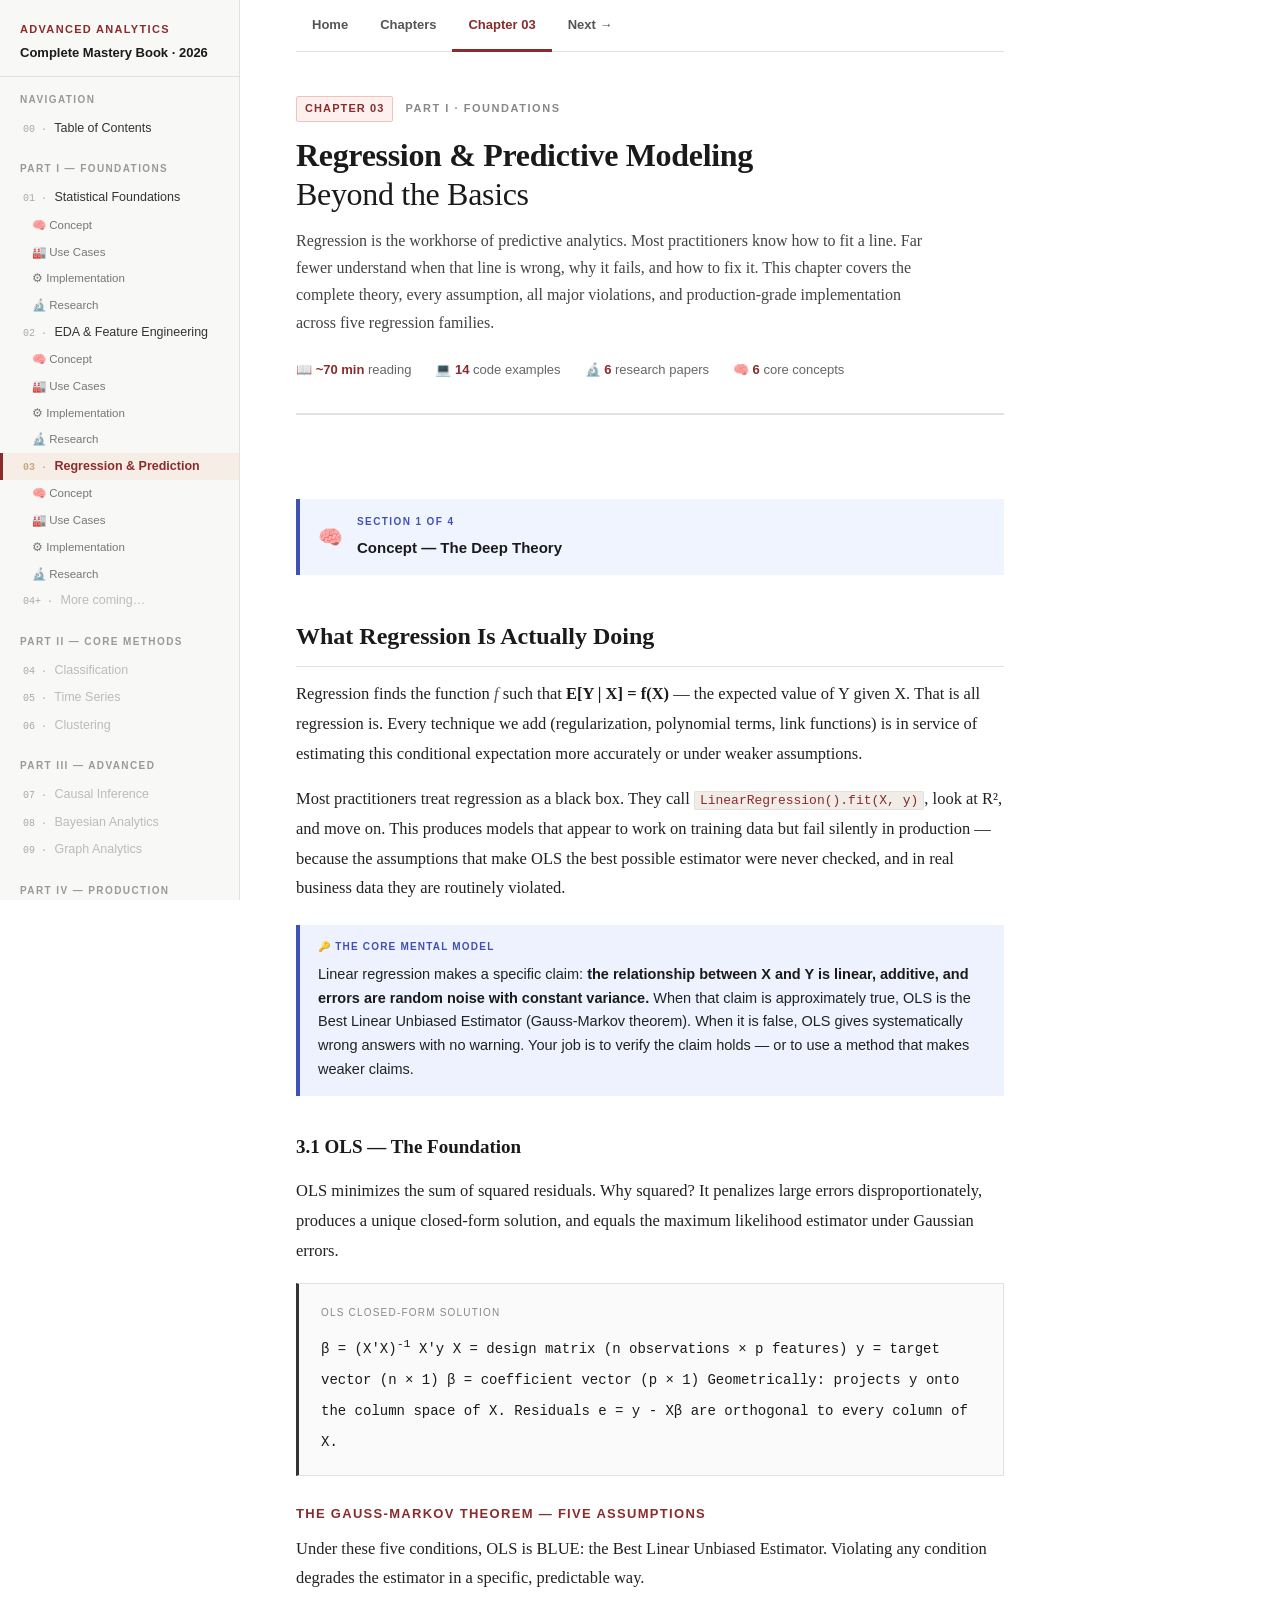
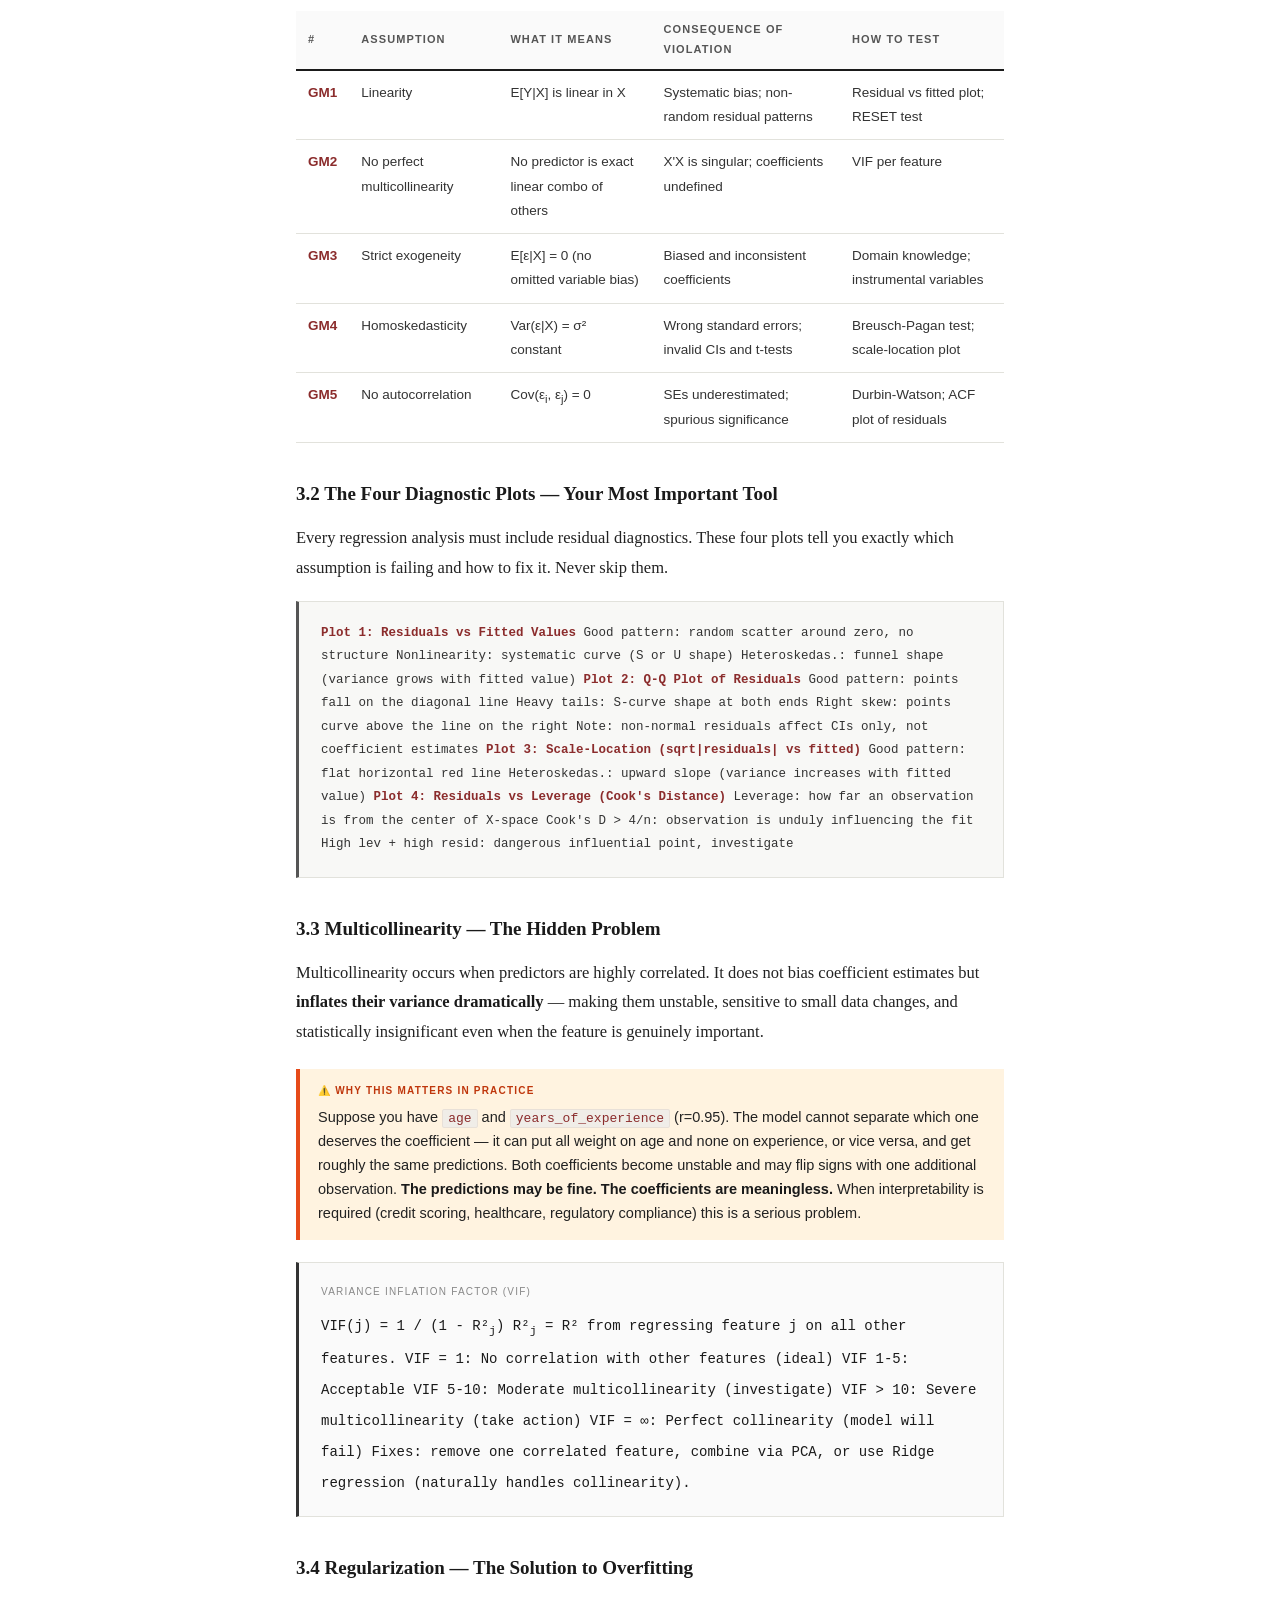
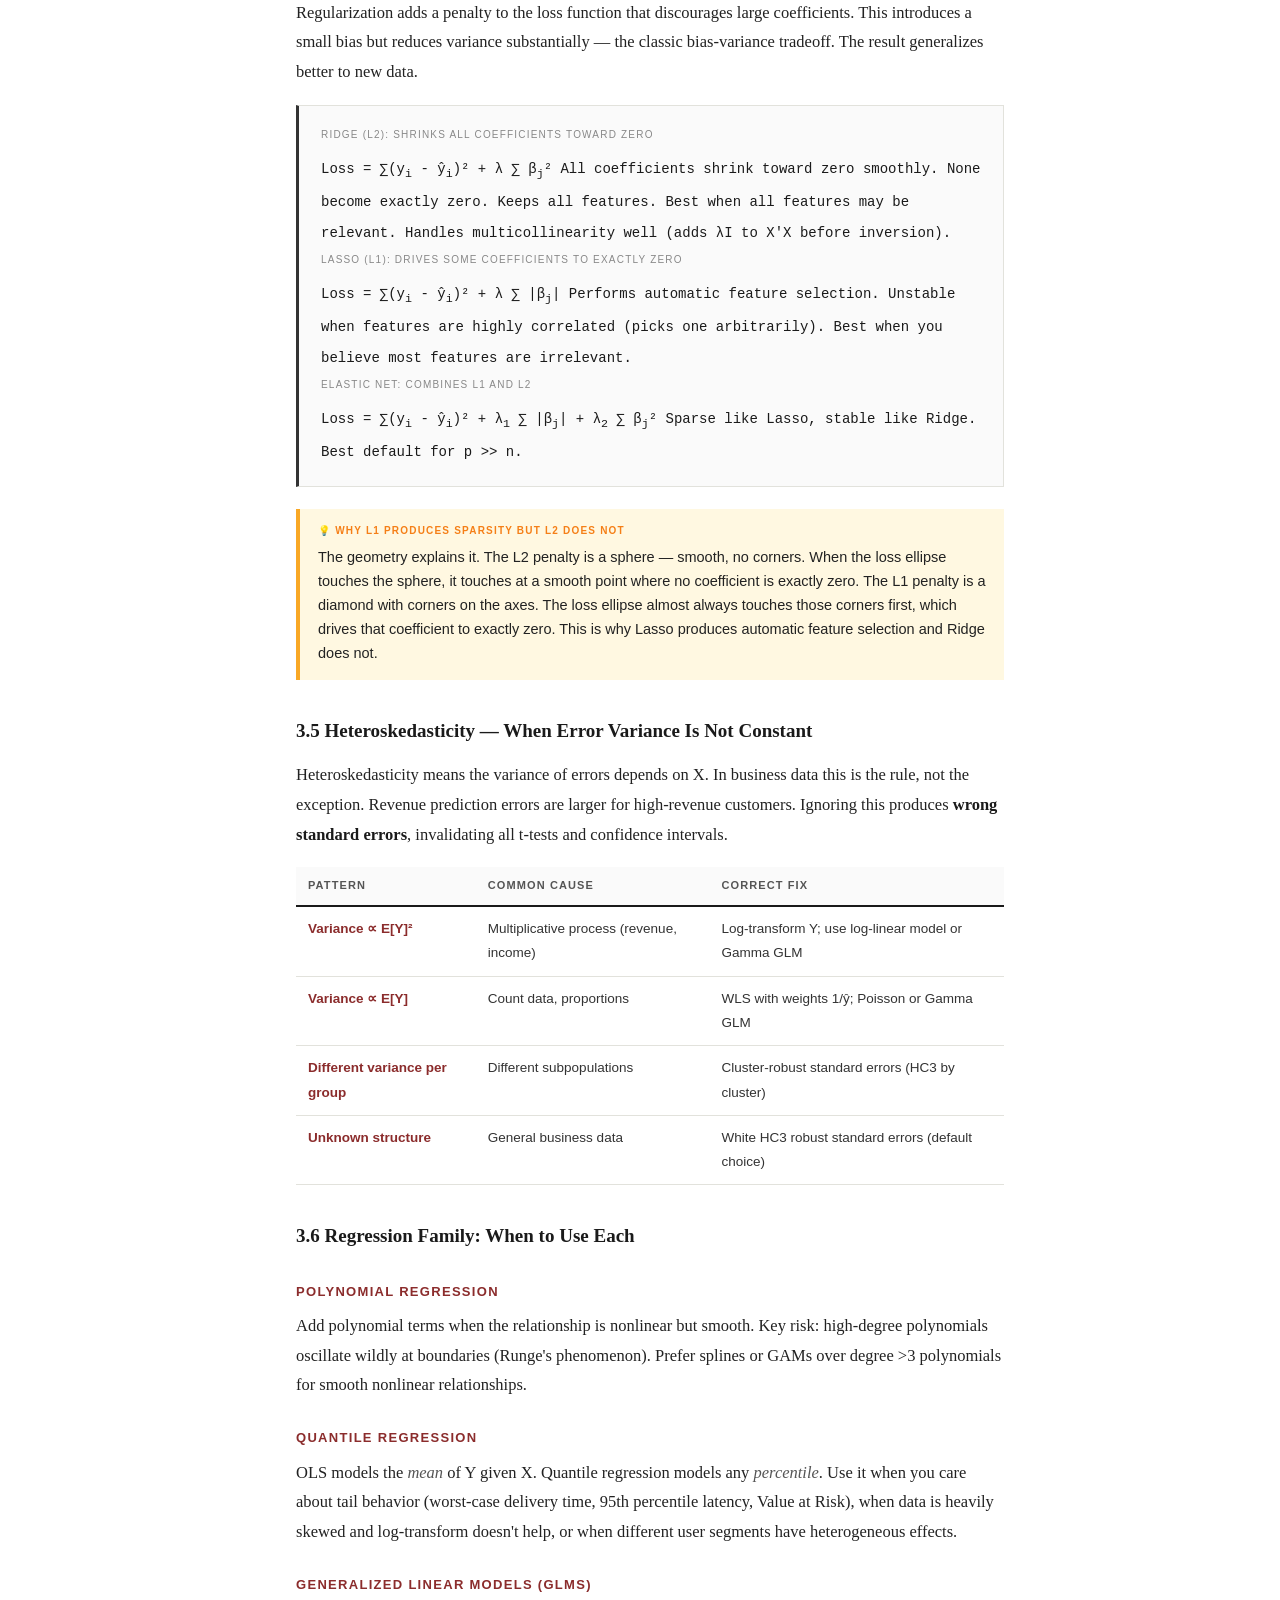
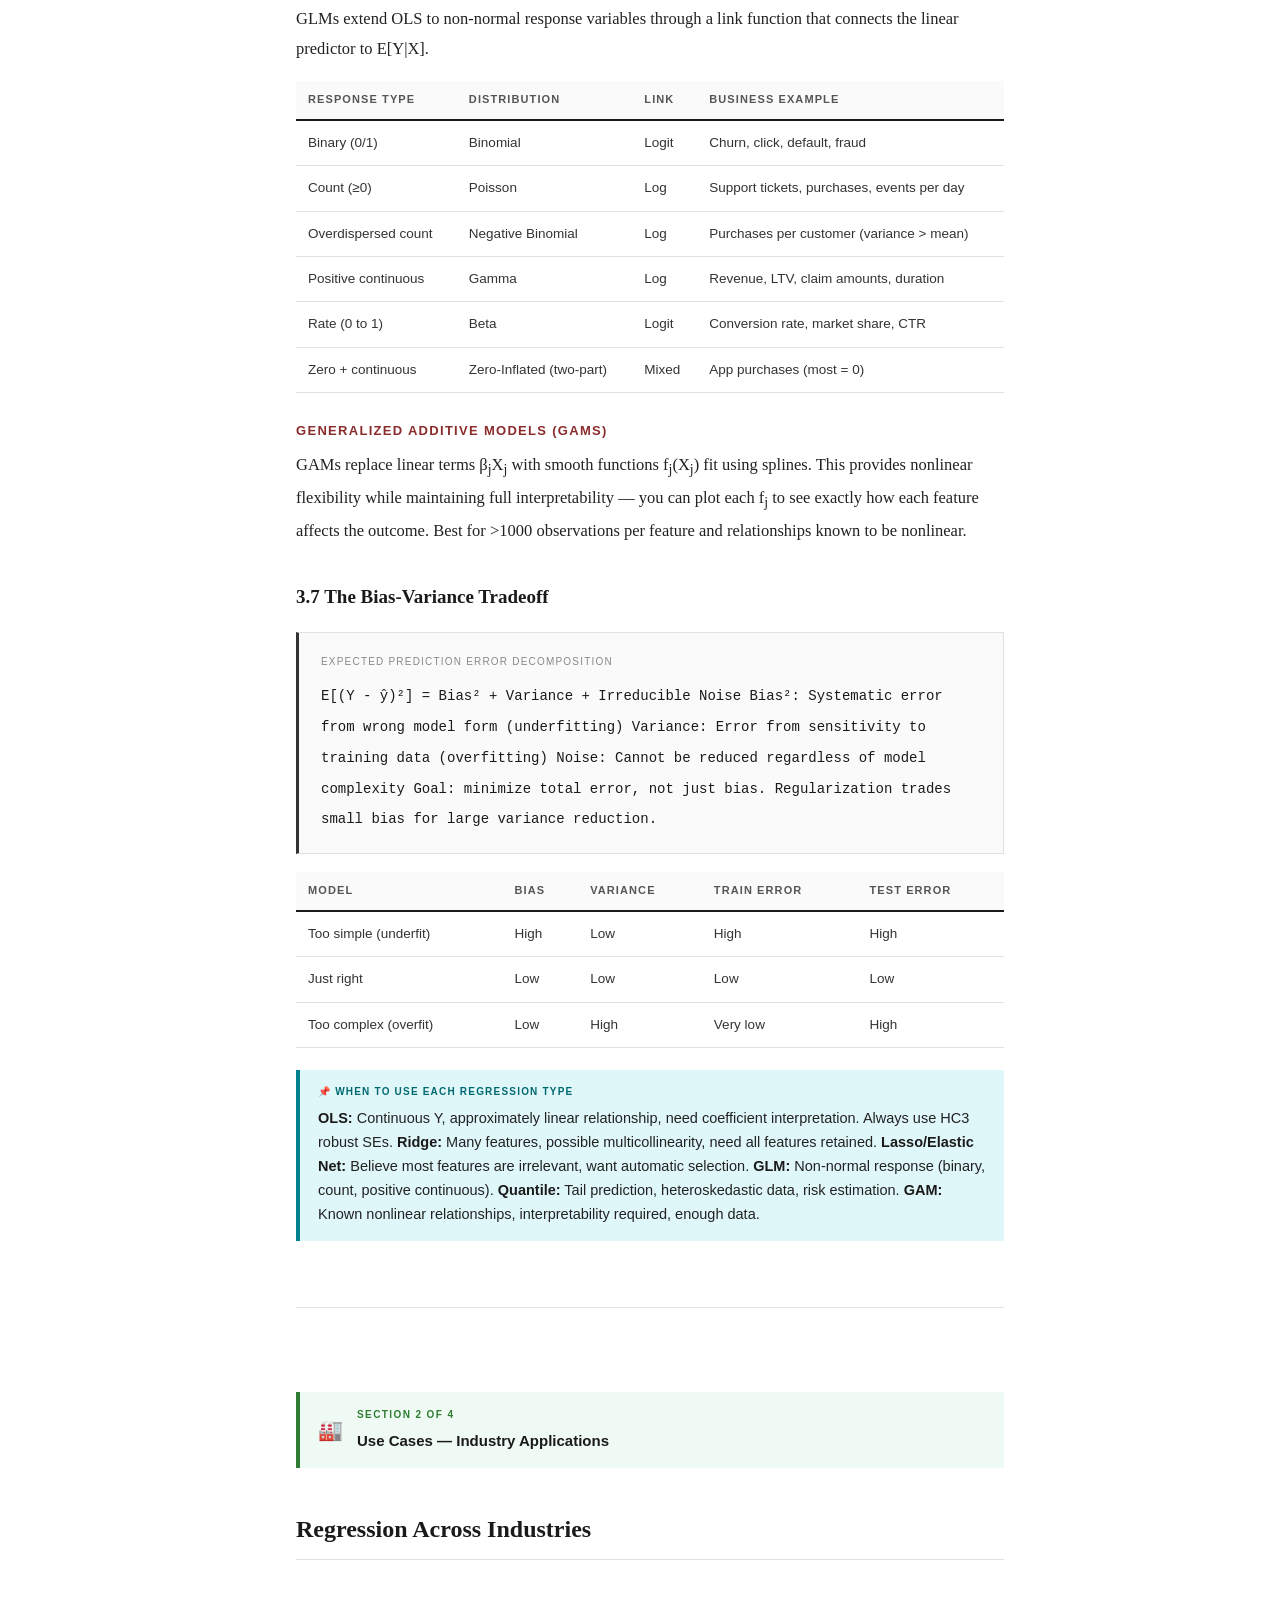
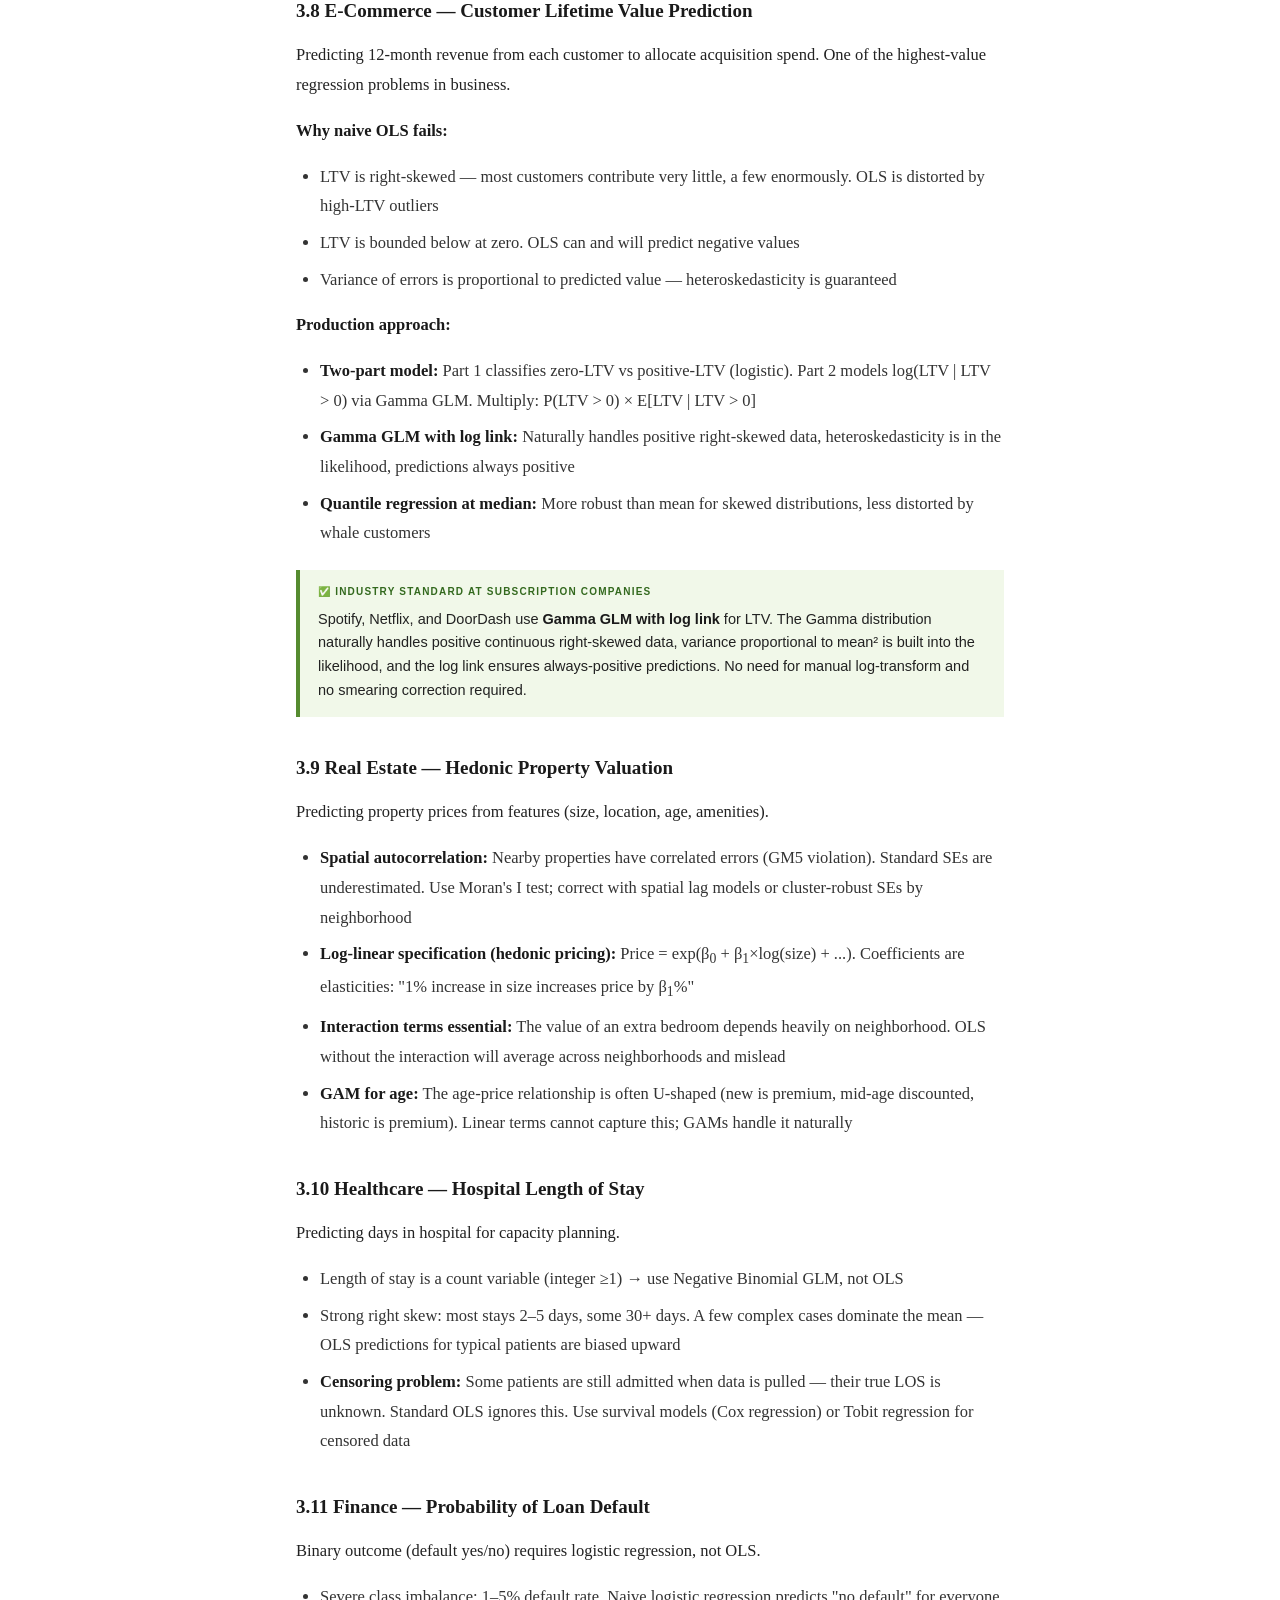
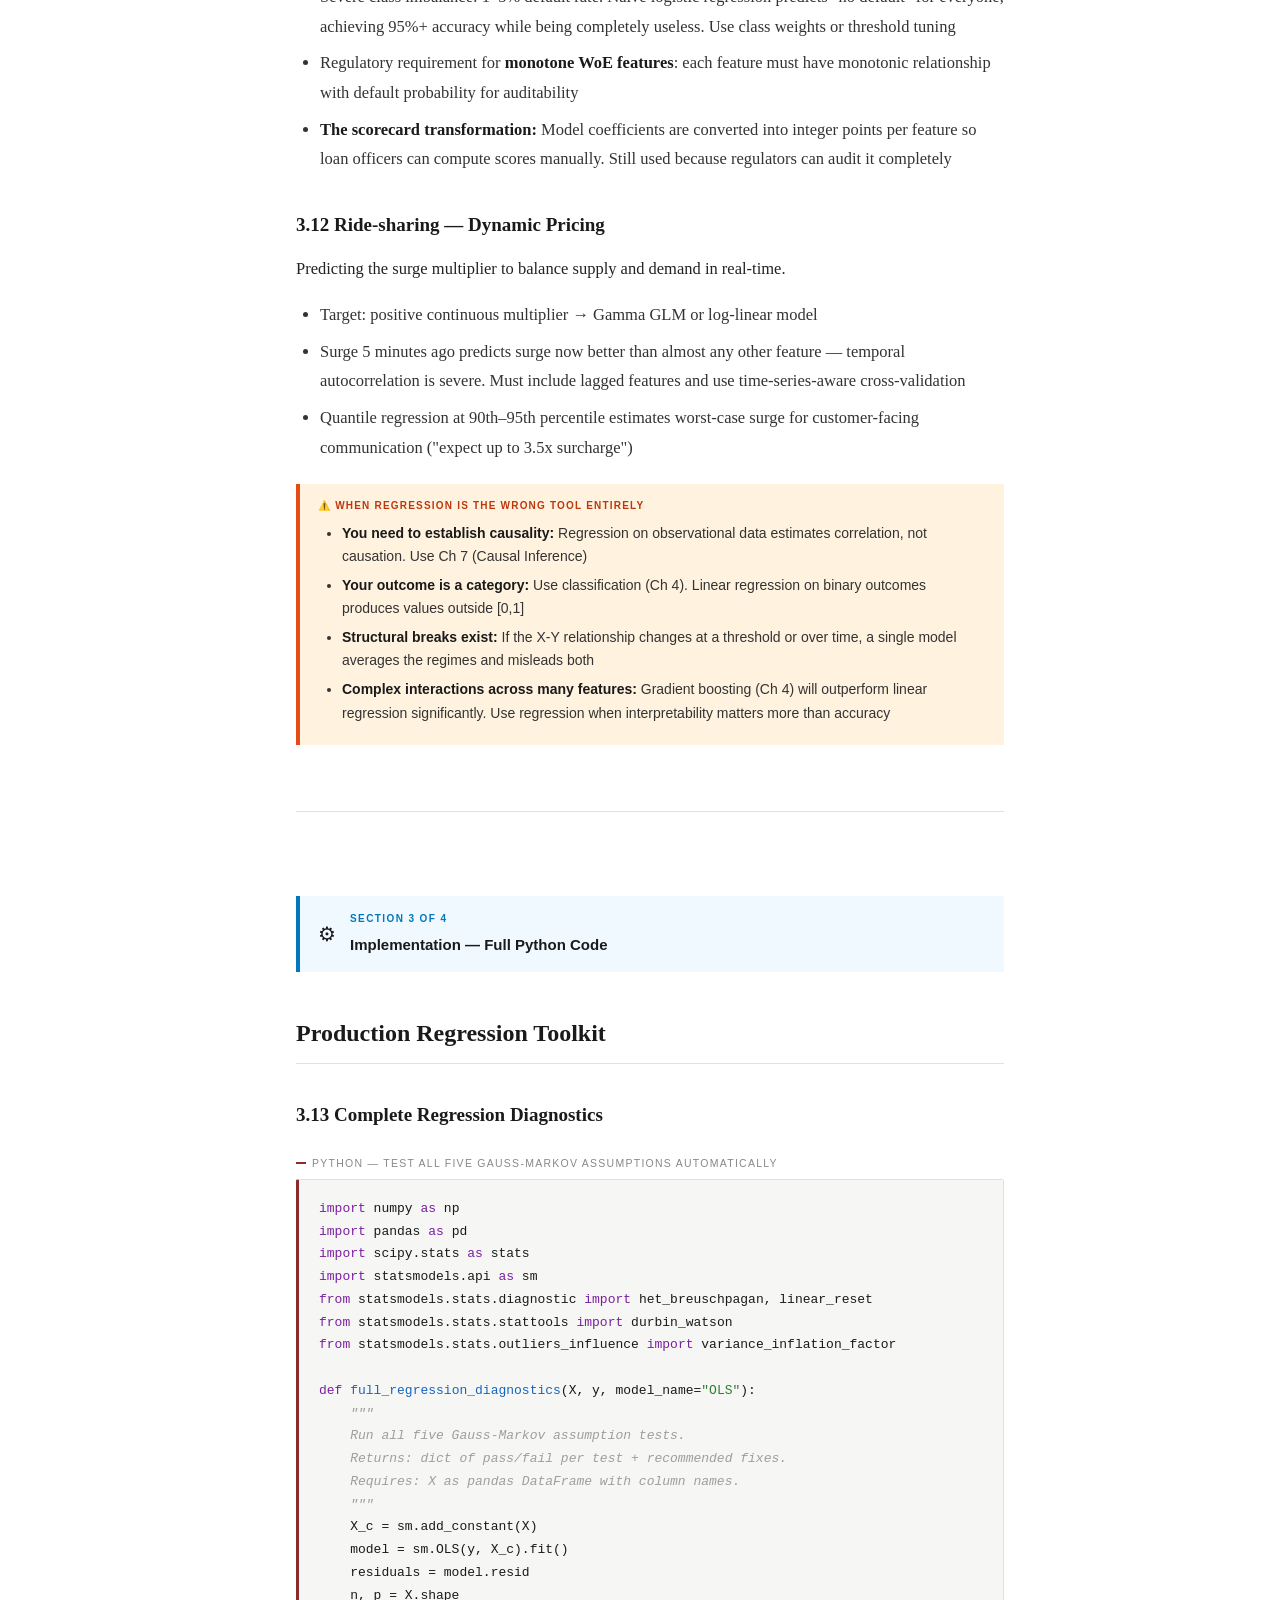
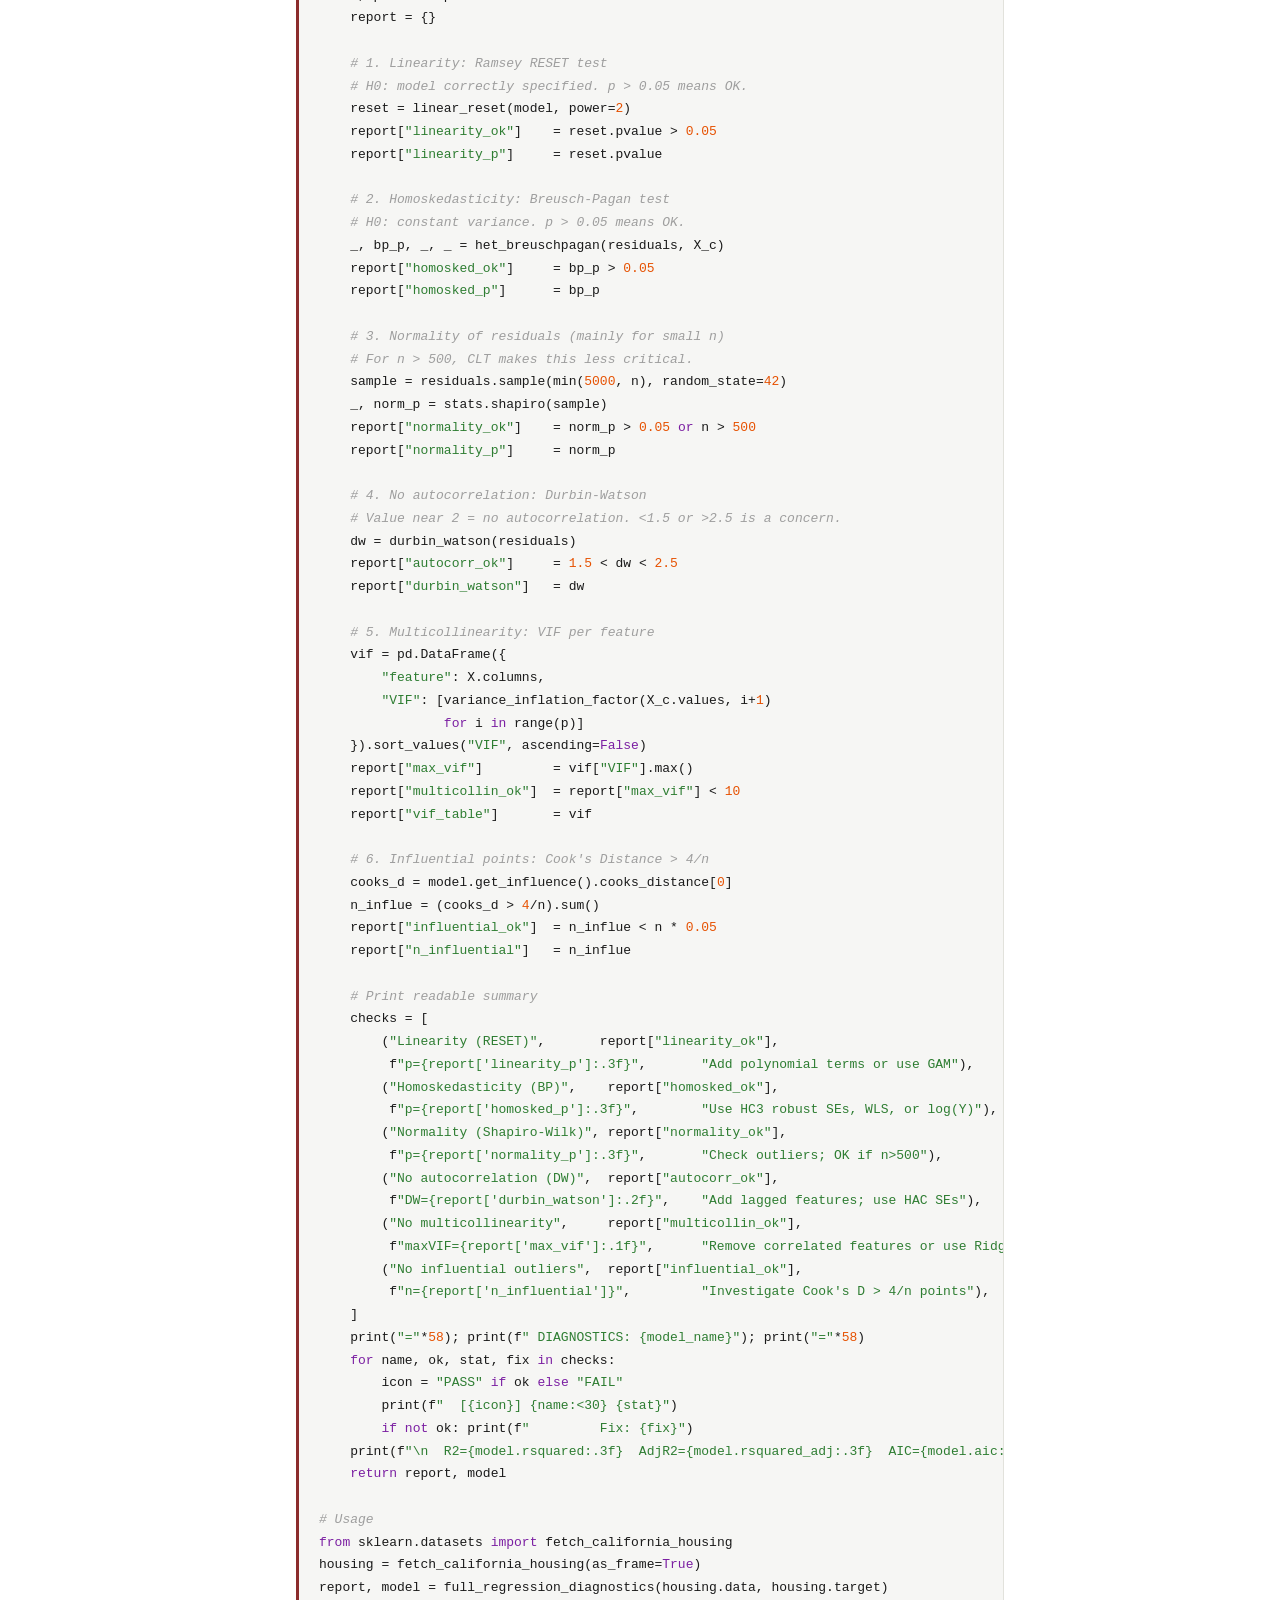
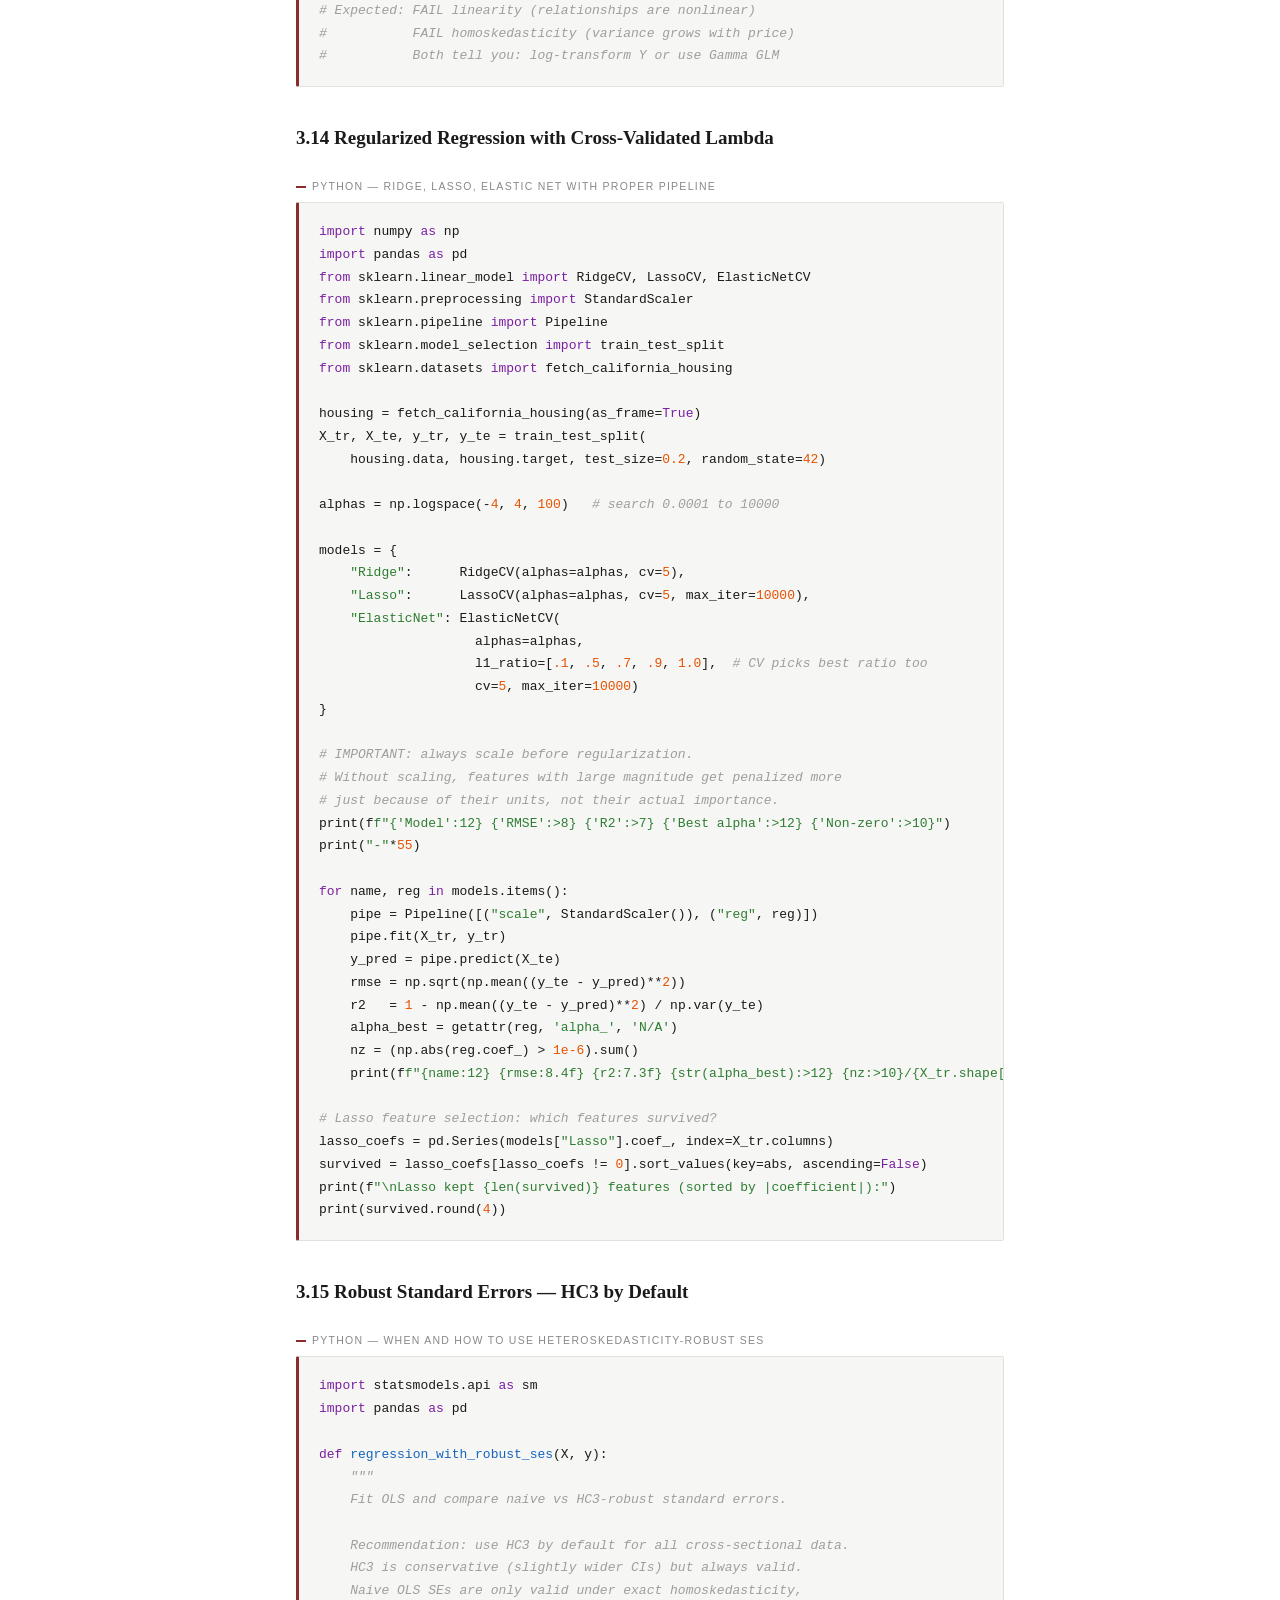
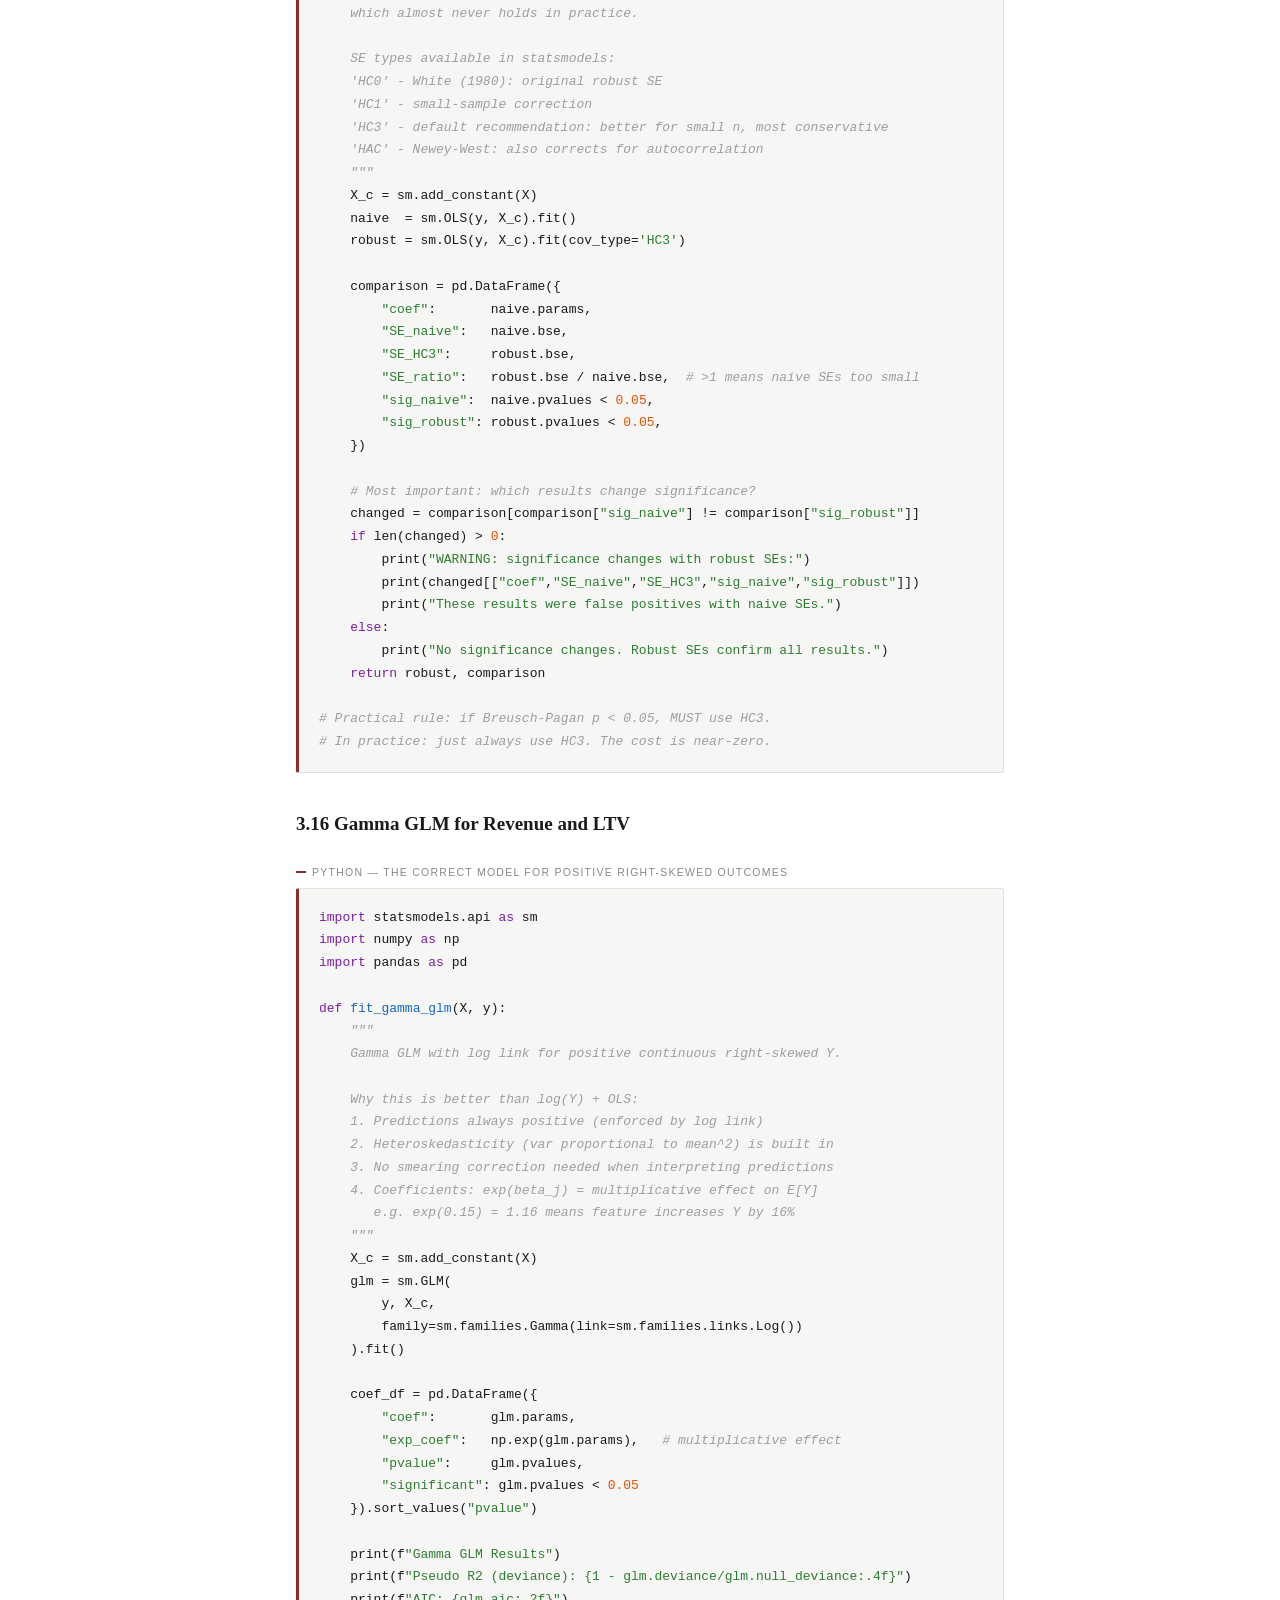
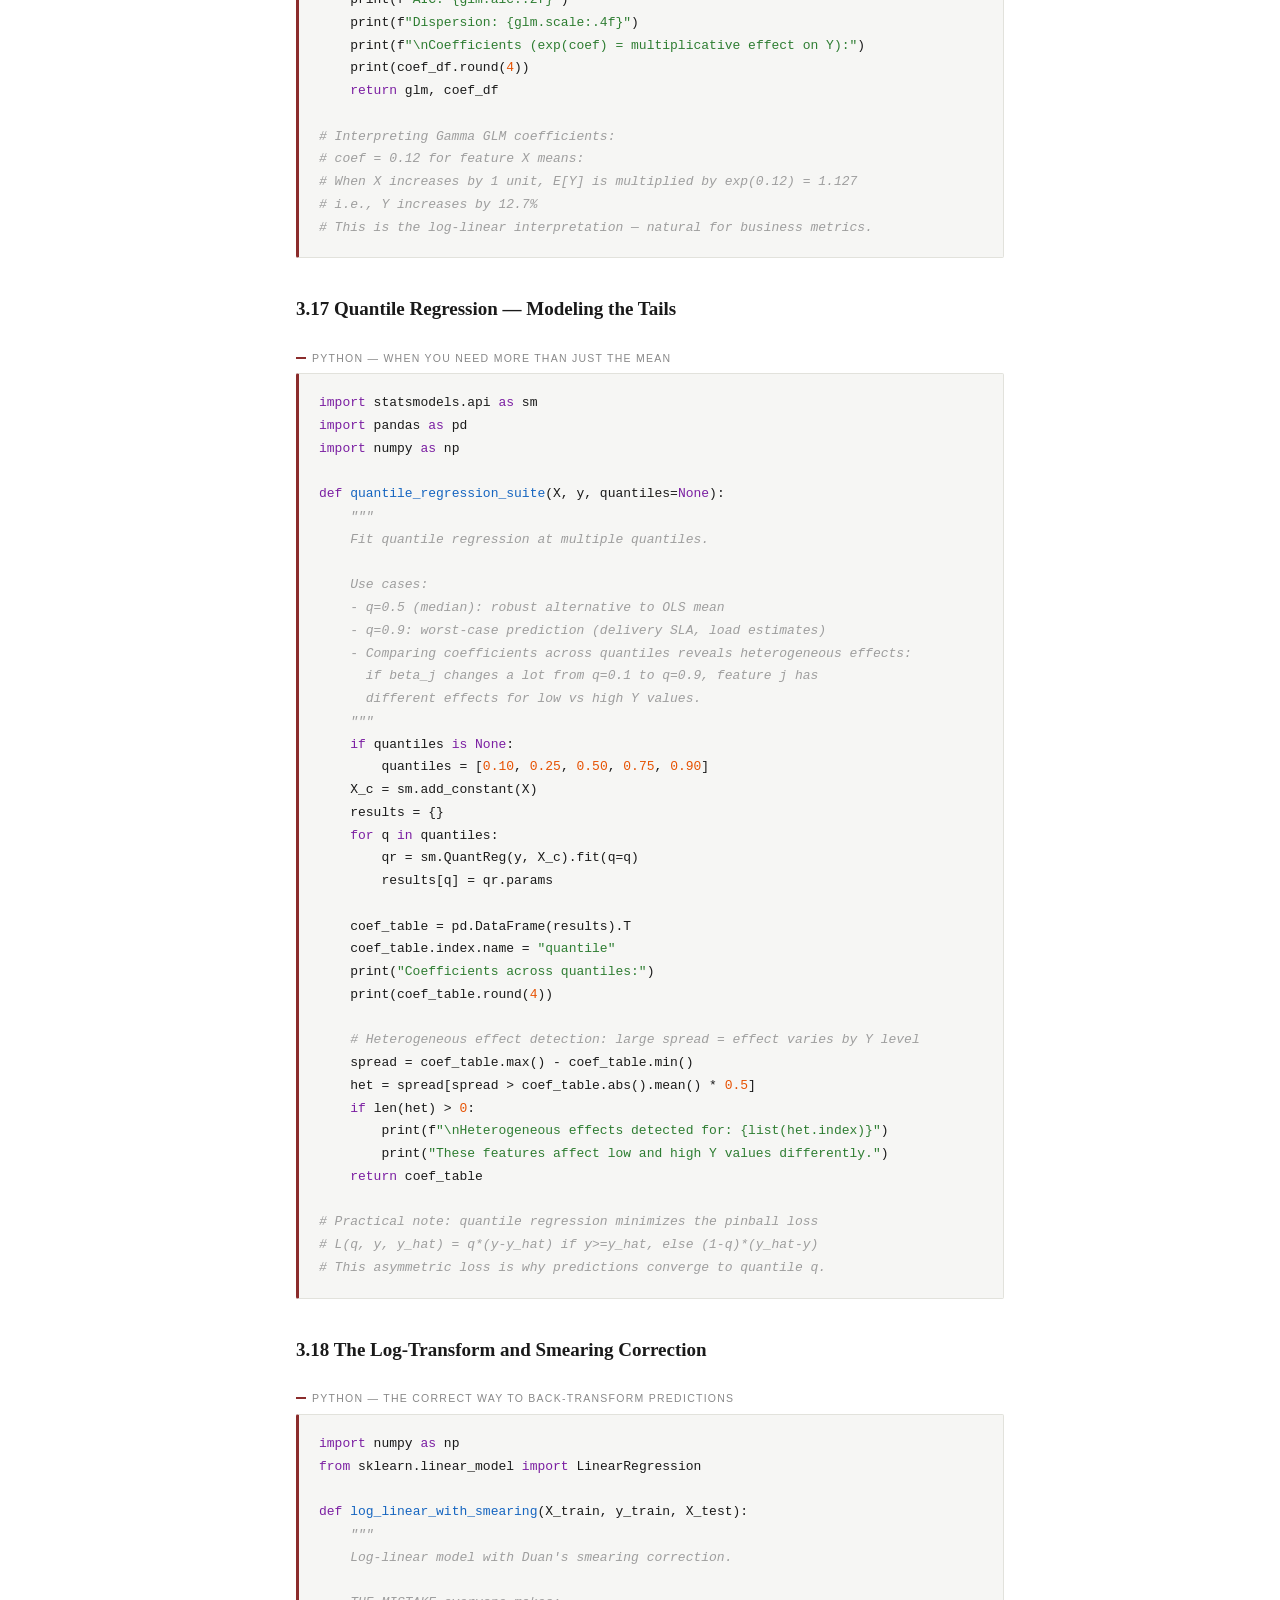
<file: ch03.html>
<!DOCTYPE html>
<html lang="en">
<head>
<meta charset="UTF-8">
<meta name="viewport" content="width=device-width, initial-scale=1.0">
<meta name="color-scheme" content="light">
<title>Ch 3: Regression &amp; Predictive Modeling &mdash; Advanced Analytics</title>
<style>
/* Shared chapter styles — Stanford-inspired clean academic design */
*, *::before, *::after { box-sizing: border-box; margin: 0; padding: 0; }
html { scroll-behavior: smooth; }
body {
  font-family: 'Georgia', 'Times New Roman', serif;
  background: #FFFFFF;
  color: #1a1a1a;
  line-height: 1.8;
  font-size: 16.5px;
}
.site-wrap { display: flex; min-height: 100vh; }

/* SIDEBAR */
#sidebar {
  width: 240px; flex-shrink: 0; background: #F8F8F6;
  border-right: 1px solid #E2E2DC; position: fixed;
  top: 0; left: 0; height: 100vh; overflow-y: auto; z-index: 100;
}
.sb-logo { padding: 20px 20px 14px; border-bottom: 1px solid #E2E2DC; }
.sb-logo .site-name { font-family: sans-serif; font-size: 11px; font-weight: 700; letter-spacing: 0.12em; text-transform: uppercase; color: #8B2C2C; margin-bottom: 4px; }
.sb-logo .course-name { font-size: 13px; font-family: sans-serif; font-weight: 600; color: #1a1a1a; line-height: 1.4; }
.nav-group { padding: 14px 0 4px; }
.nav-group-label { padding: 0 20px 6px; font-size: 10px; font-family: sans-serif; font-weight: 700; text-transform: uppercase; letter-spacing: 0.14em; color: #999; }
.nav-link { display: block; padding: 5px 20px; font-size: 12.5px; font-family: sans-serif; color: #333; text-decoration: none; border-left: 3px solid transparent; transition: all 0.12s; line-height: 1.4; }
.nav-link:hover { color: #8B2C2C; background: #F0EDE8; border-left-color: #C9A87C; }
.nav-link.active { color: #8B2C2C; border-left-color: #8B2C2C; background: #F5EDE6; font-weight: 600; }
.nav-link.locked { color: #bbb; cursor: default; pointer-events: none; }
.nav-link .ch { color: #aaa; margin-right: 4px; font-family: 'Courier New', monospace; font-size: 10px; }
.nav-link.active .ch { color: #C9A87C; }
.nav-sub { display: block; padding: 3px 20px 3px 32px; font-size: 11.5px; font-family: sans-serif; color: #777; text-decoration: none; transition: color 0.12s; }
.nav-sub:hover { color: #8B2C2C; }

/* MAIN */
#main { margin-left: 240px; flex: 1; max-width: 820px; padding: 0 56px 100px; }

/* TOP NAV */
.top-nav { border-bottom: 1px solid #E2E2DC; display: flex; gap: 0; }
.top-nav a { padding: 13px 16px; font-size: 13px; font-family: sans-serif; font-weight: 600; color: #555; text-decoration: none; border-bottom: 3px solid transparent; margin-bottom: -1px; transition: color 0.12s; }
.top-nav a:hover { color: #8B2C2C; }
.top-nav a.current { color: #8B2C2C; border-bottom-color: #8B2C2C; }

/* CHAPTER HERO */
.ch-hero { padding: 44px 0 32px; border-bottom: 2px solid #E2E2DC; }
.ch-hero .eyebrow { display: flex; align-items: center; gap: 12px; margin-bottom: 14px; font-family: sans-serif; }
.ch-hero .part-tag { font-size: 11px; letter-spacing: 0.14em; text-transform: uppercase; color: #888; font-weight: 700; }
.ch-hero .ch-tag { font-size: 11px; letter-spacing: 0.1em; text-transform: uppercase; color: #8B2C2C; font-weight: 700; background: #FDF0EE; padding: 2px 8px; border-radius: 2px; border: 1px solid #F0C4BC; }
.ch-hero h1 { font-size: 32px; font-weight: 400; line-height: 1.2; color: #1a1a1a; margin-bottom: 14px; letter-spacing: -0.01em; }
.ch-hero h1 strong { font-weight: 700; }
.ch-hero .ch-desc { font-size: 16px; color: #444; max-width: 640px; line-height: 1.7; margin-bottom: 22px; }
.ch-hero .ch-meta { display: flex; gap: 24px; font-family: sans-serif; font-size: 13px; color: #666; flex-wrap: wrap; }
.ch-hero .ch-meta strong { color: #8B2C2C; }

/* SECTION BANNER */
.section-banner { margin: 40px 0 24px; padding: 14px 18px; display: flex; align-items: center; gap: 14px; border-left: 4px solid; font-family: sans-serif; }
.section-banner .s-num { font-size: 10px; text-transform: uppercase; letter-spacing: 0.14em; font-weight: 700; margin-bottom: 3px; }
.section-banner .s-title { font-size: 15px; font-weight: 700; color: #1a1a1a; }
.section-banner .s-icon { font-size: 20px; }
.sb-concept { background: #F0F4FF; border-color: #3F51B5; }
.sb-concept .s-num { color: #3F51B5; }
.sb-usecases { background: #F0FAF4; border-color: #2E7D32; }
.sb-usecases .s-num { color: #2E7D32; }
.sb-impl { background: #F0F9FF; border-color: #0277BD; }
.sb-impl .s-num { color: #0277BD; }
.sb-research { background: #FFF8E1; border-color: #F57F17; }
.sb-research .s-num { color: #F57F17; }

/* HEADINGS */
h2 { font-size: 24px; font-weight: 700; color: #1a1a1a; margin: 40px 0 12px; border-bottom: 1px solid #E2E2DC; padding-bottom: 8px; }
h3 { font-size: 19px; font-weight: 700; color: #1a1a1a; margin: 34px 0 12px; }
h4 { font-size: 13px; font-weight: 700; font-family: sans-serif; text-transform: uppercase; letter-spacing: 0.1em; color: #8B2C2C; margin: 26px 0 8px; }
h5 { font-size: 15.5px; font-weight: 700; font-family: sans-serif; color: #1a1a1a; margin: 20px 0 8px; }

/* PROSE */
p { margin-bottom: 16px; color: #222; }
strong { color: #1a1a1a; font-weight: 700; }
em { color: #555; font-style: italic; }
a { color: #8B2C2C; text-decoration: none; }
a:hover { text-decoration: underline; }
ul, ol { padding-left: 24px; margin-bottom: 16px; }
li { margin-bottom: 7px; color: #333; }
li strong { color: #1a1a1a; }

/* CALLOUTS */
.callout { border-left: 4px solid; padding: 14px 18px; margin: 22px 0; font-family: sans-serif; font-size: 14.5px; line-height: 1.65; }
.callout p { font-size: 14.5px !important; margin-bottom: 8px !important; }
.callout p:last-child { margin-bottom: 0 !important; }
.callout ul { margin-bottom: 0; }
.callout li { font-size: 14px; margin-bottom: 6px; }
.callout .cl { font-size: 10px; text-transform: uppercase; letter-spacing: 0.12em; font-weight: 700; display: block; margin-bottom: 7px; }
.callout-concept { background: #EEF2FF; border-color: #3F51B5; }
.callout-concept .cl { color: #3F51B5; }
.callout-analogy { background: #FFF8E1; border-color: #F9A825; }
.callout-analogy .cl { color: #F57F17; }
.callout-warning { background: #FFF3E0; border-color: #E64A19; }
.callout-warning .cl { color: #BF360C; }
.callout-tip { background: #F1F8E9; border-color: #558B2F; }
.callout-tip .cl { color: #33691E; }
.callout-key { background: #E0F7FA; border-color: #00838F; }
.callout-key .cl { color: #00696F; }
.callout-research { background: #FFF8E1; border-color: #F57F17; }
.callout-research .cl { color: #E65100; }

/* CODE */
pre { background: #F6F6F4; border: 1px solid #E2E2DC; border-left: 3px solid #8B2C2C; padding: 18px 20px; border-radius: 2px; overflow-x: auto; font-family: 'Courier New', 'Menlo', monospace; font-size: 13px; line-height: 1.75; color: #1a1a1a; margin: 14px 0 20px; }
pre code { background: none !important; border: none !important; color: inherit !important; padding: 0 !important; font-size: inherit !important; }
code { background: #F0EDE8; padding: 1px 5px; border-radius: 2px; font-family: 'Courier New', monospace; font-size: 13px; color: #8B2C2C; border: 1px solid #E8E0D8; }
.code-label { font-family: sans-serif; font-size: 10.5px; text-transform: uppercase; letter-spacing: 0.12em; color: #888; margin-bottom: -8px; padding-top: 10px; display: flex; align-items: center; gap: 6px; }
.code-label::before { content: ''; display: inline-block; width: 10px; height: 2px; background: #8B2C2C; }

/* SYNTAX */
.kw { color: #7B1FA2; } .fn { color: #1565C0; } .st { color: #2E7D32; }
.nu { color: #E65100; } .cm { color: #9E9E9E; font-style: italic; }
.cl2 { color: #006064; } .dc { color: #00838F; }

/* FORMULA */
.formula { background: #FAFAFA; border: 1px solid #E2E2DC; border-left: 3px solid #333; padding: 18px 22px; margin: 18px 0; font-family: 'Courier New', monospace; font-size: 14px; color: #1a1a1a; line-height: 2.2; overflow-x: auto; }
.formula .f-label { font-size: 10px; text-transform: uppercase; letter-spacing: 0.12em; color: #888; display: block; margin-bottom: 8px; font-family: sans-serif; text-align: left; }

/* DIAGRAM */
.diagram { background: #F8F8F6; border: 1px solid #E2E2DC; border-left: 3px solid #555; padding: 20px 22px; font-family: 'Courier New', monospace; font-size: 12.5px; line-height: 1.88; overflow-x: auto; margin: 18px 0; color: #333; }
.dl { color: #8B2C2C; font-weight: 700; } .db { color: #2E7D32; font-weight: 600; }
.dd { color: #1565C0; } .dv { color: #6A1B9A; }

/* TABLES */
.tbl-wrap { overflow-x: auto; margin: 18px 0; }
table { width: 100%; border-collapse: collapse; font-family: sans-serif; font-size: 13.5px; }
th { text-align: left; padding: 9px 12px; font-size: 11px; text-transform: uppercase; letter-spacing: 0.1em; color: #555; border-bottom: 2px solid #1a1a1a; font-weight: 700; background: #FAFAFA; }
td { padding: 10px 12px; border-bottom: 1px solid #E2E2DC; color: #333; vertical-align: top; }
td strong { color: #8B2C2C; }
td code { font-size: 12px; }
tr:hover td { background: #FAFAF8; }

/* QUIZ */
.quiz { background: #FFFBF0; border: 1px solid #E8D8A0; padding: 20px 22px; margin: 28px 0; font-family: sans-serif; }
.quiz .q-title { font-size: 10px; text-transform: uppercase; letter-spacing: 0.12em; font-weight: 700; color: #8B6914; margin-bottom: 12px; display: block; }
.quiz ol { padding-left: 20px; }
.quiz li { color: #333; font-size: 14px; margin-bottom: 10px; line-height: 1.6; }
.quiz .hint { margin-top: 14px; font-size: 12.5px; color: #888; font-style: italic; border-top: 1px solid #E8D8A0; padding-top: 12px; }

/* STEPS */
.steps { margin: 18px 0; }
.step { display: flex; gap: 16px; margin-bottom: 20px; align-items: flex-start; }
.step-n { min-width: 26px; height: 26px; border-radius: 50%; background: #8B2C2C; color: #fff; display: flex; align-items: center; justify-content: center; font-size: 12px; font-weight: 700; font-family: sans-serif; flex-shrink: 0; margin-top: 2px; }
.step-body strong { display: block; font-family: sans-serif; font-size: 15px; color: #1a1a1a; margin-bottom: 4px; }
.step-body p { color: #444; font-size: 14.5px; margin-bottom: 0; }

/* COMPARE */
.compare { display: grid; grid-template-columns: 1fr 1fr; gap: 14px; margin: 18px 0; }
.compare-box { background: #FAFAFA; border: 1px solid #E2E2DC; padding: 16px 18px; }
.compare-box h5 { margin-top: 0 !important; margin-bottom: 10px !important; font-family: sans-serif; }
.compare-box ul { margin-bottom: 0; }
.compare-box li { font-size: 13.5px; color: #444; margin-bottom: 6px; }

/* PAPER */
.paper { background: #FAFAFA; border: 1px solid #E2E2DC; border-left: 3px solid #F57F17; padding: 14px 16px; margin: 12px 0; font-family: sans-serif; }
.paper .p-title { font-size: 14px; font-weight: 700; color: #1a1a1a; margin-bottom: 3px; }
.paper .p-meta { font-size: 11.5px; color: #888; margin-bottom: 6px; }
.paper .p-desc { font-size: 13px; color: #444; line-height: 1.6; }

/* CHAPTER NAV */
.ch-nav { display: flex; gap: 12px; margin-top: 48px; padding-top: 28px; border-top: 2px solid #E2E2DC; }
.ch-nav a { flex: 1; padding: 14px 18px; background: #FAFAFA; border: 1px solid #E2E2DC; text-decoration: none; color: #333; font-family: sans-serif; font-size: 13px; transition: all 0.12s; display: block; }
.ch-nav a:hover { border-color: #8B2C2C; color: #8B2C2C; }
.ch-nav .nav-lbl { font-size: 10px; text-transform: uppercase; letter-spacing: 0.1em; color: #888; margin-bottom: 4px; }

/* CONTENT SECTION DIVIDER */
.content-section { padding: 44px 0; border-bottom: 1px solid #E2E2DC; }

/* MOBILE */
#menu-btn { display: none; }
@media (max-width: 860px) {
  #sidebar { transform: translateX(-100%); transition: transform 0.25s; }
  #sidebar.open { transform: translateX(0); }
  #main { margin-left: 0; padding: 0 20px 80px; }
  #menu-btn { display: block; position: fixed; top: 12px; right: 14px; z-index: 200; background: #8B2C2C; border: none; color: #fff; padding: 8px 14px; border-radius: 3px; cursor: pointer; font-size: 13px; font-family: sans-serif; font-weight: 700; }
  .compare { grid-template-columns: 1fr; }
}

</style>
</head>
<body>
<button id="menu-btn" onclick="document.getElementById('sidebar').classList.toggle('open')">&#9776; Menu</button>
<div class="site-wrap">
<nav id="sidebar">
  <div class="sb-logo">
    <div class="site-name">Advanced Analytics</div>
    <div class="course-name">Complete Mastery Book &middot; 2026</div>
  </div>
  <div class="nav-group">
    <div class="nav-group-label">Navigation</div>
    <a class="nav-link" href="index.html"><span class="ch">00 &middot;</span> Table of Contents</a>
  </div>
  <div class="nav-group">
    <div class="nav-group-label">Part I &mdash; Foundations</div>
    <a class="nav-link" href="ch01.html"><span class="ch">01 &middot;</span> Statistical Foundations</a>
    <a class="nav-sub" href="ch01.html#concept">&#129504; Concept</a>
    <a class="nav-sub" href="ch01.html#usecases">&#127981; Use Cases</a>
    <a class="nav-sub" href="ch01.html#implementation">&#9881; Implementation</a>
    <a class="nav-sub" href="ch01.html#research">&#128300; Research</a>
    <a class="nav-link" href="ch02.html"><span class="ch">02 &middot;</span> EDA &amp; Feature Engineering</a>
    <a class="nav-sub" href="ch02.html#concept">&#129504; Concept</a>
    <a class="nav-sub" href="ch02.html#usecases">&#127981; Use Cases</a>
    <a class="nav-sub" href="ch02.html#implementation">&#9881; Implementation</a>
    <a class="nav-sub" href="ch02.html#research">&#128300; Research</a>
    <a class="nav-link active" href="ch03.html"><span class="ch">03 &middot;</span> Regression &amp; Prediction</a>
    <a class="nav-sub" href="#concept">&#129504; Concept</a>
    <a class="nav-sub" href="#usecases">&#127981; Use Cases</a>
    <a class="nav-sub" href="#implementation">&#9881; Implementation</a>
    <a class="nav-sub" href="#research">&#128300; Research</a>
    <a class="nav-link locked"><span class="ch">04+ &middot;</span> More coming&hellip;</a>
  </div>
  <div class="nav-group">
    <div class="nav-group-label">Part II &mdash; Core Methods</div>
    <a class="nav-link locked"><span class="ch">04 &middot;</span> Classification</a>
    <a class="nav-link locked"><span class="ch">05 &middot;</span> Time Series</a>
    <a class="nav-link locked"><span class="ch">06 &middot;</span> Clustering</a>
  </div>
  <div class="nav-group">
    <div class="nav-group-label">Part III &mdash; Advanced</div>
    <a class="nav-link locked"><span class="ch">07 &middot;</span> Causal Inference</a>
    <a class="nav-link locked"><span class="ch">08 &middot;</span> Bayesian Analytics</a>
    <a class="nav-link locked"><span class="ch">09 &middot;</span> Graph Analytics</a>
  </div>
  <div class="nav-group">
    <div class="nav-group-label">Part IV &mdash; Production</div>
    <a class="nav-link locked"><span class="ch">10 &middot;</span> NLP &amp; Text</a>
    <a class="nav-link locked"><span class="ch">11 &middot;</span> MLOps</a>
    <a class="nav-link locked"><span class="ch">12 &middot;</span> Data Pipelines</a>
  </div>
  <div class="nav-group">
    <div class="nav-group-label">Book</div>
    <a class="nav-link" href="about.html"><span class="ch">&#9432; &middot;</span> About &amp; Credits</a>
  </div>
</nav>
<main id="main">

  <nav class="top-nav">
    <a href="index.html">Home</a>
    <a href="index.html#chapters">Chapters</a>
    <a href="#concept" class="current">Chapter 03</a>
    <a href="#">Next &rarr;</a>
  </nav>

  <div class="ch-hero">
    <div class="eyebrow">
      <span class="ch-tag">Chapter 03</span>
      <span class="part-tag">Part I &middot; Foundations</span>
    </div>
    <h1><strong>Regression &amp; Predictive Modeling</strong><br>Beyond the Basics</h1>
    <p class="ch-desc">Regression is the workhorse of predictive analytics. Most practitioners know how to fit a line. Far fewer understand when that line is wrong, why it fails, and how to fix it. This chapter covers the complete theory, every assumption, all major violations, and production-grade implementation across five regression families.</p>
    <div class="ch-meta">
      <span>&#128214; <strong>~70 min</strong> reading</span>
      <span>&#128187; <strong>14</strong> code examples</span>
      <span>&#128300; <strong>6</strong> research papers</span>
      <span>&#129504; <strong>6</strong> core concepts</span>
    </div>
  </div>

  <!-- SECTION 1: CONCEPT -->
  <section class="content-section" id="concept">
    <div class="section-banner sb-concept">
      <span class="s-icon">&#129504;</span>
      <div><div class="s-num">Section 1 of 4</div><div class="s-title">Concept &mdash; The Deep Theory</div></div>
    </div>

    <h2>What Regression Is Actually Doing</h2>

    <p>Regression finds the function <em>f</em> such that <strong>E[Y | X] = f(X)</strong> &mdash; the expected value of Y given X. That is all regression is. Every technique we add (regularization, polynomial terms, link functions) is in service of estimating this conditional expectation more accurately or under weaker assumptions.</p>

    <p>Most practitioners treat regression as a black box. They call <code>LinearRegression().fit(X, y)</code>, look at R&sup2;, and move on. This produces models that appear to work on training data but fail silently in production &mdash; because the assumptions that make OLS the best possible estimator were never checked, and in real business data they are routinely violated.</p>

    <div class="callout callout-concept">
      <span class="cl">&#128273; The Core Mental Model</span>
      <p>Linear regression makes a specific claim: <strong>the relationship between X and Y is linear, additive, and errors are random noise with constant variance.</strong> When that claim is approximately true, OLS is the Best Linear Unbiased Estimator (Gauss-Markov theorem). When it is false, OLS gives systematically wrong answers with no warning. Your job is to verify the claim holds &mdash; or to use a method that makes weaker claims.</p>
    </div>

    <h3>3.1 OLS &mdash; The Foundation</h3>

    <p>OLS minimizes the sum of squared residuals. Why squared? It penalizes large errors disproportionately, produces a unique closed-form solution, and equals the maximum likelihood estimator under Gaussian errors.</p>

    <div class="formula">
      <span class="f-label">OLS closed-form solution</span>
&beta; = (X'X)<sup>-1</sup> X'y

X = design matrix (n observations &times; p features)
y = target vector (n &times; 1)
&beta; = coefficient vector (p &times; 1)

Geometrically: projects y onto the column space of X.
Residuals e = y - X&beta; are orthogonal to every column of X.
    </div>

    <h4>The Gauss-Markov Theorem &mdash; Five Assumptions</h4>
    <p>Under these five conditions, OLS is BLUE: the Best Linear Unbiased Estimator. Violating any condition degrades the estimator in a specific, predictable way.</p>

    <div class="tbl-wrap"><table>
      <tr><th>#</th><th>Assumption</th><th>What It Means</th><th>Consequence of Violation</th><th>How to Test</th></tr>
      <tr><td><strong>GM1</strong></td><td>Linearity</td><td>E[Y|X] is linear in X</td><td>Systematic bias; non-random residual patterns</td><td>Residual vs fitted plot; RESET test</td></tr>
      <tr><td><strong>GM2</strong></td><td>No perfect multicollinearity</td><td>No predictor is exact linear combo of others</td><td>X'X is singular; coefficients undefined</td><td>VIF per feature</td></tr>
      <tr><td><strong>GM3</strong></td><td>Strict exogeneity</td><td>E[&epsilon;|X] = 0 (no omitted variable bias)</td><td>Biased and inconsistent coefficients</td><td>Domain knowledge; instrumental variables</td></tr>
      <tr><td><strong>GM4</strong></td><td>Homoskedasticity</td><td>Var(&epsilon;|X) = &sigma;&sup2; constant</td><td>Wrong standard errors; invalid CIs and t-tests</td><td>Breusch-Pagan test; scale-location plot</td></tr>
      <tr><td><strong>GM5</strong></td><td>No autocorrelation</td><td>Cov(&epsilon;<sub>i</sub>, &epsilon;<sub>j</sub>) = 0</td><td>SEs underestimated; spurious significance</td><td>Durbin-Watson; ACF plot of residuals</td></tr>
    </table></div>

    <h3>3.2 The Four Diagnostic Plots &mdash; Your Most Important Tool</h3>

    <p>Every regression analysis must include residual diagnostics. These four plots tell you exactly which assumption is failing and how to fix it. Never skip them.</p>

    <div class="diagram">
<span class="dl">Plot 1: Residuals vs Fitted Values</span>
  Good pattern:   random scatter around zero, no structure
  Nonlinearity:   systematic curve (S or U shape)
  Heteroskedas.:  funnel shape (variance grows with fitted value)

<span class="dl">Plot 2: Q-Q Plot of Residuals</span>
  Good pattern:   points fall on the diagonal line
  Heavy tails:    S-curve shape at both ends
  Right skew:     points curve above the line on the right
  Note: non-normal residuals affect CIs only, not coefficient estimates

<span class="dl">Plot 3: Scale-Location (sqrt|residuals| vs fitted)</span>
  Good pattern:   flat horizontal red line
  Heteroskedas.:  upward slope (variance increases with fitted value)

<span class="dl">Plot 4: Residuals vs Leverage (Cook's Distance)</span>
  Leverage:       how far an observation is from the center of X-space
  Cook's D > 4/n: observation is unduly influencing the fit
  High lev + high resid: dangerous influential point, investigate
    </div>

    <h3>3.3 Multicollinearity &mdash; The Hidden Problem</h3>

    <p>Multicollinearity occurs when predictors are highly correlated. It does not bias coefficient estimates but <strong>inflates their variance dramatically</strong> &mdash; making them unstable, sensitive to small data changes, and statistically insignificant even when the feature is genuinely important.</p>

    <div class="callout callout-warning">
      <span class="cl">&#9888;&#65039; Why This Matters in Practice</span>
      <p>Suppose you have <code>age</code> and <code>years_of_experience</code> (r=0.95). The model cannot separate which one deserves the coefficient &mdash; it can put all weight on age and none on experience, or vice versa, and get roughly the same predictions. Both coefficients become unstable and may flip signs with one additional observation. <strong>The predictions may be fine. The coefficients are meaningless.</strong> When interpretability is required (credit scoring, healthcare, regulatory compliance) this is a serious problem.</p>
    </div>

    <div class="formula">
      <span class="f-label">Variance Inflation Factor (VIF)</span>
VIF(j) = 1 / (1 - R&sup2;<sub>j</sub>)

R&sup2;<sub>j</sub> = R&sup2; from regressing feature j on all other features.

VIF = 1:     No correlation with other features (ideal)
VIF 1-5:     Acceptable
VIF 5-10:    Moderate multicollinearity (investigate)
VIF > 10:    Severe multicollinearity (take action)
VIF = &infin;: Perfect collinearity (model will fail)

Fixes: remove one correlated feature, combine via PCA,
       or use Ridge regression (naturally handles collinearity).
    </div>

    <h3>3.4 Regularization &mdash; The Solution to Overfitting</h3>

    <p>Regularization adds a penalty to the loss function that discourages large coefficients. This introduces a small bias but reduces variance substantially &mdash; the classic bias-variance tradeoff. The result generalizes better to new data.</p>

    <div class="formula">
      <span class="f-label">Ridge (L2): shrinks all coefficients toward zero</span>
Loss = &sum;(y<sub>i</sub> - &ycirc;<sub>i</sub>)&sup2; + &lambda; &sum; &beta;<sub>j</sub>&sup2;

All coefficients shrink toward zero smoothly. None become exactly zero.
Keeps all features. Best when all features may be relevant.
Handles multicollinearity well (adds &lambda;I to X'X before inversion).

<span class="f-label">Lasso (L1): drives some coefficients to exactly zero</span>
Loss = &sum;(y<sub>i</sub> - &ycirc;<sub>i</sub>)&sup2; + &lambda; &sum; |&beta;<sub>j</sub>|

Performs automatic feature selection.
Unstable when features are highly correlated (picks one arbitrarily).
Best when you believe most features are irrelevant.

<span class="f-label">Elastic Net: combines L1 and L2</span>
Loss = &sum;(y<sub>i</sub> - &ycirc;<sub>i</sub>)&sup2; + &lambda;<sub>1</sub> &sum; |&beta;<sub>j</sub>| + &lambda;<sub>2</sub> &sum; &beta;<sub>j</sub>&sup2;

Sparse like Lasso, stable like Ridge. Best default for p >> n.
    </div>

    <div class="callout callout-analogy">
      <span class="cl">&#128161; Why L1 Produces Sparsity But L2 Does Not</span>
      <p>The geometry explains it. The L2 penalty is a sphere &mdash; smooth, no corners. When the loss ellipse touches the sphere, it touches at a smooth point where no coefficient is exactly zero. The L1 penalty is a diamond with corners on the axes. The loss ellipse almost always touches those corners first, which drives that coefficient to exactly zero. This is why Lasso produces automatic feature selection and Ridge does not.</p>
    </div>

    <h3>3.5 Heteroskedasticity &mdash; When Error Variance Is Not Constant</h3>

    <p>Heteroskedasticity means the variance of errors depends on X. In business data this is the rule, not the exception. Revenue prediction errors are larger for high-revenue customers. Ignoring this produces <strong>wrong standard errors</strong>, invalidating all t-tests and confidence intervals.</p>

    <div class="tbl-wrap"><table>
      <tr><th>Pattern</th><th>Common Cause</th><th>Correct Fix</th></tr>
      <tr><td><strong>Variance &prop; E[Y]&sup2;</strong></td><td>Multiplicative process (revenue, income)</td><td>Log-transform Y; use log-linear model or Gamma GLM</td></tr>
      <tr><td><strong>Variance &prop; E[Y]</strong></td><td>Count data, proportions</td><td>WLS with weights 1/&ycirc;; Poisson or Gamma GLM</td></tr>
      <tr><td><strong>Different variance per group</strong></td><td>Different subpopulations</td><td>Cluster-robust standard errors (HC3 by cluster)</td></tr>
      <tr><td><strong>Unknown structure</strong></td><td>General business data</td><td>White HC3 robust standard errors (default choice)</td></tr>
    </table></div>

    <h3>3.6 Regression Family: When to Use Each</h3>

    <h4>Polynomial Regression</h4>
    <p>Add polynomial terms when the relationship is nonlinear but smooth. Key risk: high-degree polynomials oscillate wildly at boundaries (Runge's phenomenon). Prefer splines or GAMs over degree &gt;3 polynomials for smooth nonlinear relationships.</p>

    <h4>Quantile Regression</h4>
    <p>OLS models the <em>mean</em> of Y given X. Quantile regression models any <em>percentile</em>. Use it when you care about tail behavior (worst-case delivery time, 95th percentile latency, Value at Risk), when data is heavily skewed and log-transform doesn't help, or when different user segments have heterogeneous effects.</p>

    <h4>Generalized Linear Models (GLMs)</h4>
    <p>GLMs extend OLS to non-normal response variables through a link function that connects the linear predictor to E[Y|X].</p>

    <div class="tbl-wrap"><table>
      <tr><th>Response Type</th><th>Distribution</th><th>Link</th><th>Business Example</th></tr>
      <tr><td>Binary (0/1)</td><td>Binomial</td><td>Logit</td><td>Churn, click, default, fraud</td></tr>
      <tr><td>Count (&ge;0)</td><td>Poisson</td><td>Log</td><td>Support tickets, purchases, events per day</td></tr>
      <tr><td>Overdispersed count</td><td>Negative Binomial</td><td>Log</td><td>Purchases per customer (variance &gt; mean)</td></tr>
      <tr><td>Positive continuous</td><td>Gamma</td><td>Log</td><td>Revenue, LTV, claim amounts, duration</td></tr>
      <tr><td>Rate (0 to 1)</td><td>Beta</td><td>Logit</td><td>Conversion rate, market share, CTR</td></tr>
      <tr><td>Zero + continuous</td><td>Zero-Inflated (two-part)</td><td>Mixed</td><td>App purchases (most = 0)</td></tr>
    </table></div>

    <h4>Generalized Additive Models (GAMs)</h4>
    <p>GAMs replace linear terms &beta;<sub>j</sub>X<sub>j</sub> with smooth functions f<sub>j</sub>(X<sub>j</sub>) fit using splines. This provides nonlinear flexibility while maintaining full interpretability &mdash; you can plot each f<sub>j</sub> to see exactly how each feature affects the outcome. Best for &gt;1000 observations per feature and relationships known to be nonlinear.</p>

    <h3>3.7 The Bias-Variance Tradeoff</h3>

    <div class="formula">
      <span class="f-label">Expected prediction error decomposition</span>
E[(Y - &ycirc;)&sup2;] = Bias&sup2; + Variance + Irreducible Noise

Bias&sup2;:  Systematic error from wrong model form (underfitting)
Variance:  Error from sensitivity to training data (overfitting)
Noise:     Cannot be reduced regardless of model complexity

Goal: minimize total error, not just bias.
Regularization trades small bias for large variance reduction.
    </div>

    <div class="tbl-wrap"><table>
      <tr><th>Model</th><th>Bias</th><th>Variance</th><th>Train Error</th><th>Test Error</th></tr>
      <tr><td>Too simple (underfit)</td><td>High</td><td>Low</td><td>High</td><td>High</td></tr>
      <tr><td>Just right</td><td>Low</td><td>Low</td><td>Low</td><td>Low</td></tr>
      <tr><td>Too complex (overfit)</td><td>Low</td><td>High</td><td>Very low</td><td>High</td></tr>
    </table></div>

    <div class="callout callout-key">
      <span class="cl">&#128204; When to Use Each Regression Type</span>
      <p><strong>OLS:</strong> Continuous Y, approximately linear relationship, need coefficient interpretation. Always use HC3 robust SEs. <strong>Ridge:</strong> Many features, possible multicollinearity, need all features retained. <strong>Lasso/Elastic Net:</strong> Believe most features are irrelevant, want automatic selection. <strong>GLM:</strong> Non-normal response (binary, count, positive continuous). <strong>Quantile:</strong> Tail prediction, heteroskedastic data, risk estimation. <strong>GAM:</strong> Known nonlinear relationships, interpretability required, enough data.</p>
    </div>
  </section>

  <!-- SECTION 2: USE CASES -->
  <section class="content-section" id="usecases">
    <div class="section-banner sb-usecases">
      <span class="s-icon">&#127981;</span>
      <div><div class="s-num">Section 2 of 4</div><div class="s-title">Use Cases &mdash; Industry Applications</div></div>
    </div>

    <h2>Regression Across Industries</h2>

    <h3>3.8 E-Commerce &mdash; Customer Lifetime Value Prediction</h3>
    <p>Predicting 12-month revenue from each customer to allocate acquisition spend. One of the highest-value regression problems in business.</p>

    <p><strong>Why naive OLS fails:</strong></p>
    <ul>
      <li>LTV is right-skewed &mdash; most customers contribute very little, a few enormously. OLS is distorted by high-LTV outliers</li>
      <li>LTV is bounded below at zero. OLS can and will predict negative values</li>
      <li>Variance of errors is proportional to predicted value &mdash; heteroskedasticity is guaranteed</li>
    </ul>

    <p><strong>Production approach:</strong></p>
    <ul>
      <li><strong>Two-part model:</strong> Part 1 classifies zero-LTV vs positive-LTV (logistic). Part 2 models log(LTV | LTV &gt; 0) via Gamma GLM. Multiply: P(LTV &gt; 0) &times; E[LTV | LTV &gt; 0]</li>
      <li><strong>Gamma GLM with log link:</strong> Naturally handles positive right-skewed data, heteroskedasticity is in the likelihood, predictions always positive</li>
      <li><strong>Quantile regression at median:</strong> More robust than mean for skewed distributions, less distorted by whale customers</li>
    </ul>

    <div class="callout callout-tip">
      <span class="cl">&#9989; Industry Standard at Subscription Companies</span>
      <p>Spotify, Netflix, and DoorDash use <strong>Gamma GLM with log link</strong> for LTV. The Gamma distribution naturally handles positive continuous right-skewed data, variance proportional to mean&sup2; is built into the likelihood, and the log link ensures always-positive predictions. No need for manual log-transform and no smearing correction required.</p>
    </div>

    <h3>3.9 Real Estate &mdash; Hedonic Property Valuation</h3>
    <p>Predicting property prices from features (size, location, age, amenities).</p>
    <ul>
      <li><strong>Spatial autocorrelation:</strong> Nearby properties have correlated errors (GM5 violation). Standard SEs are underestimated. Use Moran's I test; correct with spatial lag models or cluster-robust SEs by neighborhood</li>
      <li><strong>Log-linear specification (hedonic pricing):</strong> Price = exp(&beta;<sub>0</sub> + &beta;<sub>1</sub>&times;log(size) + ...). Coefficients are elasticities: "1% increase in size increases price by &beta;<sub>1</sub>%"</li>
      <li><strong>Interaction terms essential:</strong> The value of an extra bedroom depends heavily on neighborhood. OLS without the interaction will average across neighborhoods and mislead</li>
      <li><strong>GAM for age:</strong> The age-price relationship is often U-shaped (new is premium, mid-age discounted, historic is premium). Linear terms cannot capture this; GAMs handle it naturally</li>
    </ul>

    <h3>3.10 Healthcare &mdash; Hospital Length of Stay</h3>
    <p>Predicting days in hospital for capacity planning.</p>
    <ul>
      <li>Length of stay is a count variable (integer &ge;1) &rarr; use Negative Binomial GLM, not OLS</li>
      <li>Strong right skew: most stays 2&ndash;5 days, some 30+ days. A few complex cases dominate the mean &mdash; OLS predictions for typical patients are biased upward</li>
      <li><strong>Censoring problem:</strong> Some patients are still admitted when data is pulled &mdash; their true LOS is unknown. Standard OLS ignores this. Use survival models (Cox regression) or Tobit regression for censored data</li>
    </ul>

    <h3>3.11 Finance &mdash; Probability of Loan Default</h3>
    <p>Binary outcome (default yes/no) requires logistic regression, not OLS.</p>
    <ul>
      <li>Severe class imbalance: 1&ndash;5% default rate. Naive logistic regression predicts "no default" for everyone, achieving 95%+ accuracy while being completely useless. Use class weights or threshold tuning</li>
      <li>Regulatory requirement for <strong>monotone WoE features</strong>: each feature must have monotonic relationship with default probability for auditability</li>
      <li><strong>The scorecard transformation:</strong> Model coefficients are converted into integer points per feature so loan officers can compute scores manually. Still used because regulators can audit it completely</li>
    </ul>

    <h3>3.12 Ride-sharing &mdash; Dynamic Pricing</h3>
    <p>Predicting the surge multiplier to balance supply and demand in real-time.</p>
    <ul>
      <li>Target: positive continuous multiplier &rarr; Gamma GLM or log-linear model</li>
      <li>Surge 5 minutes ago predicts surge now better than almost any other feature &mdash; temporal autocorrelation is severe. Must include lagged features and use time-series-aware cross-validation</li>
      <li>Quantile regression at 90th&ndash;95th percentile estimates worst-case surge for customer-facing communication ("expect up to 3.5x surcharge")</li>
    </ul>

    <div class="callout callout-warning">
      <span class="cl">&#9888;&#65039; When Regression Is the Wrong Tool Entirely</span>
      <ul>
        <li><strong>You need to establish causality:</strong> Regression on observational data estimates correlation, not causation. Use Ch 7 (Causal Inference)</li>
        <li><strong>Your outcome is a category:</strong> Use classification (Ch 4). Linear regression on binary outcomes produces values outside [0,1]</li>
        <li><strong>Structural breaks exist:</strong> If the X-Y relationship changes at a threshold or over time, a single model averages the regimes and misleads both</li>
        <li><strong>Complex interactions across many features:</strong> Gradient boosting (Ch 4) will outperform linear regression significantly. Use regression when interpretability matters more than accuracy</li>
      </ul>
    </div>
  </section>

  <!-- SECTION 3: IMPLEMENTATION -->
  <section class="content-section" id="implementation">
    <div class="section-banner sb-impl">
      <span class="s-icon">&#9881;</span>
      <div><div class="s-num">Section 3 of 4</div><div class="s-title">Implementation &mdash; Full Python Code</div></div>
    </div>

    <h2>Production Regression Toolkit</h2>

    <h3>3.13 Complete Regression Diagnostics</h3>
    <div class="code-label">Python &mdash; Test all five Gauss-Markov assumptions automatically</div>
    <pre><code><span class="kw">import</span> numpy <span class="kw">as</span> np
<span class="kw">import</span> pandas <span class="kw">as</span> pd
<span class="kw">import</span> scipy.stats <span class="kw">as</span> stats
<span class="kw">import</span> statsmodels.api <span class="kw">as</span> sm
<span class="kw">from</span> statsmodels.stats.diagnostic <span class="kw">import</span> het_breuschpagan, linear_reset
<span class="kw">from</span> statsmodels.stats.stattools <span class="kw">import</span> durbin_watson
<span class="kw">from</span> statsmodels.stats.outliers_influence <span class="kw">import</span> variance_inflation_factor

<span class="kw">def</span> <span class="fn">full_regression_diagnostics</span>(X, y, model_name=<span class="st">"OLS"</span>):
    <span class="cm">"""
    Run all five Gauss-Markov assumption tests.
    Returns: dict of pass/fail per test + recommended fixes.
    Requires: X as pandas DataFrame with column names.
    """</span>
    X_c = sm.add_constant(X)
    model = sm.OLS(y, X_c).fit()
    residuals = model.resid
    n, p = X.shape
    report = {}

    <span class="cm"># 1. Linearity: Ramsey RESET test
    # H0: model correctly specified. p &gt; 0.05 means OK.</span>
    reset = linear_reset(model, power=<span class="nu">2</span>)
    report[<span class="st">"linearity_ok"</span>]    = reset.pvalue &gt; <span class="nu">0.05</span>
    report[<span class="st">"linearity_p"</span>]     = reset.pvalue

    <span class="cm"># 2. Homoskedasticity: Breusch-Pagan test
    # H0: constant variance. p &gt; 0.05 means OK.</span>
    _, bp_p, _, _ = het_breuschpagan(residuals, X_c)
    report[<span class="st">"homosked_ok"</span>]     = bp_p &gt; <span class="nu">0.05</span>
    report[<span class="st">"homosked_p"</span>]      = bp_p

    <span class="cm"># 3. Normality of residuals (mainly for small n)
    # For n &gt; 500, CLT makes this less critical.</span>
    sample = residuals.sample(min(<span class="nu">5000</span>, n), random_state=<span class="nu">42</span>)
    _, norm_p = stats.shapiro(sample)
    report[<span class="st">"normality_ok"</span>]    = norm_p &gt; <span class="nu">0.05</span> <span class="kw">or</span> n &gt; <span class="nu">500</span>
    report[<span class="st">"normality_p"</span>]     = norm_p

    <span class="cm"># 4. No autocorrelation: Durbin-Watson
    # Value near 2 = no autocorrelation. &lt;1.5 or &gt;2.5 is a concern.</span>
    dw = durbin_watson(residuals)
    report[<span class="st">"autocorr_ok"</span>]     = <span class="nu">1.5</span> &lt; dw &lt; <span class="nu">2.5</span>
    report[<span class="st">"durbin_watson"</span>]   = dw

    <span class="cm"># 5. Multicollinearity: VIF per feature</span>
    vif = pd.DataFrame({
        <span class="st">"feature"</span>: X.columns,
        <span class="st">"VIF"</span>: [variance_inflation_factor(X_c.values, i+<span class="nu">1</span>)
                <span class="kw">for</span> i <span class="kw">in</span> range(p)]
    }).sort_values(<span class="st">"VIF"</span>, ascending=<span class="kw">False</span>)
    report[<span class="st">"max_vif"</span>]         = vif[<span class="st">"VIF"</span>].max()
    report[<span class="st">"multicollin_ok"</span>]  = report[<span class="st">"max_vif"</span>] &lt; <span class="nu">10</span>
    report[<span class="st">"vif_table"</span>]       = vif

    <span class="cm"># 6. Influential points: Cook's Distance &gt; 4/n</span>
    cooks_d = model.get_influence().cooks_distance[<span class="nu">0</span>]
    n_influe = (cooks_d &gt; <span class="nu">4</span>/n).sum()
    report[<span class="st">"influential_ok"</span>]  = n_influe &lt; n * <span class="nu">0.05</span>
    report[<span class="st">"n_influential"</span>]   = n_influe

    <span class="cm"># Print readable summary</span>
    checks = [
        (<span class="st">"Linearity (RESET)"</span>,       report[<span class="st">"linearity_ok"</span>],
         f<span class="st">"p={report['linearity_p']:.3f}"</span>,       <span class="st">"Add polynomial terms or use GAM"</span>),
        (<span class="st">"Homoskedasticity (BP)"</span>,    report[<span class="st">"homosked_ok"</span>],
         f<span class="st">"p={report['homosked_p']:.3f}"</span>,        <span class="st">"Use HC3 robust SEs, WLS, or log(Y)"</span>),
        (<span class="st">"Normality (Shapiro-Wilk)"</span>, report[<span class="st">"normality_ok"</span>],
         f<span class="st">"p={report['normality_p']:.3f}"</span>,       <span class="st">"Check outliers; OK if n&gt;500"</span>),
        (<span class="st">"No autocorrelation (DW)"</span>,  report[<span class="st">"autocorr_ok"</span>],
         f<span class="st">"DW={report['durbin_watson']:.2f}"</span>,    <span class="st">"Add lagged features; use HAC SEs"</span>),
        (<span class="st">"No multicollinearity"</span>,     report[<span class="st">"multicollin_ok"</span>],
         f<span class="st">"maxVIF={report['max_vif']:.1f}"</span>,      <span class="st">"Remove correlated features or use Ridge"</span>),
        (<span class="st">"No influential outliers"</span>,  report[<span class="st">"influential_ok"</span>],
         f<span class="st">"n={report['n_influential']}"</span>,         <span class="st">"Investigate Cook's D &gt; 4/n points"</span>),
    ]
    print(<span class="st">"="</span>*<span class="nu">58</span>); print(f<span class="st">" DIAGNOSTICS: {model_name}"</span>); print(<span class="st">"="</span>*<span class="nu">58</span>)
    <span class="kw">for</span> name, ok, stat, fix <span class="kw">in</span> checks:
        icon = <span class="st">"PASS"</span> <span class="kw">if</span> ok <span class="kw">else</span> <span class="st">"FAIL"</span>
        print(f<span class="st">"  [{icon}] {name:<30} {stat}"</span>)
        <span class="kw">if not</span> ok: print(f<span class="st">"         Fix: {fix}"</span>)
    print(f<span class="st">"\n  R2={model.rsquared:.3f}  AdjR2={model.rsquared_adj:.3f}  AIC={model.aic:.1f}"</span>)
    <span class="kw">return</span> report, model

<span class="cm"># Usage</span>
<span class="kw">from</span> sklearn.datasets <span class="kw">import</span> fetch_california_housing
housing = fetch_california_housing(as_frame=<span class="kw">True</span>)
report, model = full_regression_diagnostics(housing.data, housing.target)
<span class="cm"># Expected: FAIL linearity (relationships are nonlinear)
#           FAIL homoskedasticity (variance grows with price)
#           Both tell you: log-transform Y or use Gamma GLM</span></code></pre>

    <h3>3.14 Regularized Regression with Cross-Validated Lambda</h3>
    <div class="code-label">Python &mdash; Ridge, Lasso, Elastic Net with proper pipeline</div>
    <pre><code><span class="kw">import</span> numpy <span class="kw">as</span> np
<span class="kw">import</span> pandas <span class="kw">as</span> pd
<span class="kw">from</span> sklearn.linear_model <span class="kw">import</span> RidgeCV, LassoCV, ElasticNetCV
<span class="kw">from</span> sklearn.preprocessing <span class="kw">import</span> StandardScaler
<span class="kw">from</span> sklearn.pipeline <span class="kw">import</span> Pipeline
<span class="kw">from</span> sklearn.model_selection <span class="kw">import</span> train_test_split
<span class="kw">from</span> sklearn.datasets <span class="kw">import</span> fetch_california_housing

housing = fetch_california_housing(as_frame=<span class="kw">True</span>)
X_tr, X_te, y_tr, y_te = train_test_split(
    housing.data, housing.target, test_size=<span class="nu">0.2</span>, random_state=<span class="nu">42</span>)

alphas = np.logspace(-<span class="nu">4</span>, <span class="nu">4</span>, <span class="nu">100</span>)   <span class="cm"># search 0.0001 to 10000</span>

models = {
    <span class="st">"Ridge"</span>:      RidgeCV(alphas=alphas, cv=<span class="nu">5</span>),
    <span class="st">"Lasso"</span>:      LassoCV(alphas=alphas, cv=<span class="nu">5</span>, max_iter=<span class="nu">10000</span>),
    <span class="st">"ElasticNet"</span>: ElasticNetCV(
                    alphas=alphas,
                    l1_ratio=[<span class="nu">.1</span>, <span class="nu">.5</span>, <span class="nu">.7</span>, <span class="nu">.9</span>, <span class="nu">1.0</span>],  <span class="cm"># CV picks best ratio too</span>
                    cv=<span class="nu">5</span>, max_iter=<span class="nu">10000</span>)
}

<span class="cm"># IMPORTANT: always scale before regularization.
# Without scaling, features with large magnitude get penalized more
# just because of their units, not their actual importance.</span>
print(f<span class="st">f"{'Model':12} {'RMSE':&gt;8} {'R2':&gt;7} {'Best alpha':&gt;12} {'Non-zero':&gt;10}"</span>)
print(<span class="st">"-"</span>*<span class="nu">55</span>)

<span class="kw">for</span> name, reg <span class="kw">in</span> models.items():
    pipe = Pipeline([(<span class="st">"scale"</span>, StandardScaler()), (<span class="st">"reg"</span>, reg)])
    pipe.fit(X_tr, y_tr)
    y_pred = pipe.predict(X_te)
    rmse = np.sqrt(np.mean((y_te - y_pred)**<span class="nu">2</span>))
    r2   = <span class="nu">1</span> - np.mean((y_te - y_pred)**<span class="nu">2</span>) / np.var(y_te)
    alpha_best = getattr(reg, <span class="st">'alpha_'</span>, <span class="st">'N/A'</span>)
    nz = (np.abs(reg.coef_) &gt; <span class="nu">1e-6</span>).sum()
    print(f<span class="st">f"{name:12} {rmse:8.4f} {r2:7.3f} {str(alpha_best):&gt;12} {nz:&gt;10}/{X_tr.shape[1]}"</span>)

<span class="cm"># Lasso feature selection: which features survived?</span>
lasso_coefs = pd.Series(models[<span class="st">"Lasso"</span>].coef_, index=X_tr.columns)
survived = lasso_coefs[lasso_coefs != <span class="nu">0</span>].sort_values(key=abs, ascending=<span class="kw">False</span>)
print(f<span class="st">"\nLasso kept {len(survived)} features (sorted by |coefficient|):"</span>)
print(survived.round(<span class="nu">4</span>))</code></pre>

    <h3>3.15 Robust Standard Errors &mdash; HC3 by Default</h3>
    <div class="code-label">Python &mdash; When and how to use heteroskedasticity-robust SEs</div>
    <pre><code><span class="kw">import</span> statsmodels.api <span class="kw">as</span> sm
<span class="kw">import</span> pandas <span class="kw">as</span> pd

<span class="kw">def</span> <span class="fn">regression_with_robust_ses</span>(X, y):
    <span class="cm">"""
    Fit OLS and compare naive vs HC3-robust standard errors.

    Recommendation: use HC3 by default for all cross-sectional data.
    HC3 is conservative (slightly wider CIs) but always valid.
    Naive OLS SEs are only valid under exact homoskedasticity,
    which almost never holds in practice.

    SE types available in statsmodels:
    'HC0' - White (1980): original robust SE
    'HC1' - small-sample correction
    'HC3' - default recommendation: better for small n, most conservative
    'HAC' - Newey-West: also corrects for autocorrelation
    """</span>
    X_c = sm.add_constant(X)
    naive  = sm.OLS(y, X_c).fit()
    robust = sm.OLS(y, X_c).fit(cov_type=<span class="st">'HC3'</span>)

    comparison = pd.DataFrame({
        <span class="st">"coef"</span>:       naive.params,
        <span class="st">"SE_naive"</span>:   naive.bse,
        <span class="st">"SE_HC3"</span>:     robust.bse,
        <span class="st">"SE_ratio"</span>:   robust.bse / naive.bse,  <span class="cm"># &gt;1 means naive SEs too small</span>
        <span class="st">"sig_naive"</span>:  naive.pvalues &lt; <span class="nu">0.05</span>,
        <span class="st">"sig_robust"</span>: robust.pvalues &lt; <span class="nu">0.05</span>,
    })

    <span class="cm"># Most important: which results change significance?</span>
    changed = comparison[comparison[<span class="st">"sig_naive"</span>] != comparison[<span class="st">"sig_robust"</span>]]
    <span class="kw">if</span> len(changed) &gt; <span class="nu">0</span>:
        print(<span class="st">"WARNING: significance changes with robust SEs:"</span>)
        print(changed[[<span class="st">"coef"</span>,<span class="st">"SE_naive"</span>,<span class="st">"SE_HC3"</span>,<span class="st">"sig_naive"</span>,<span class="st">"sig_robust"</span>]])
        print(<span class="st">"These results were false positives with naive SEs."</span>)
    <span class="kw">else</span>:
        print(<span class="st">"No significance changes. Robust SEs confirm all results."</span>)
    <span class="kw">return</span> robust, comparison

<span class="cm"># Practical rule: if Breusch-Pagan p &lt; 0.05, MUST use HC3.
# In practice: just always use HC3. The cost is near-zero.</span></code></pre>

    <h3>3.16 Gamma GLM for Revenue and LTV</h3>
    <div class="code-label">Python &mdash; The correct model for positive right-skewed outcomes</div>
    <pre><code><span class="kw">import</span> statsmodels.api <span class="kw">as</span> sm
<span class="kw">import</span> numpy <span class="kw">as</span> np
<span class="kw">import</span> pandas <span class="kw">as</span> pd

<span class="kw">def</span> <span class="fn">fit_gamma_glm</span>(X, y):
    <span class="cm">"""
    Gamma GLM with log link for positive continuous right-skewed Y.

    Why this is better than log(Y) + OLS:
    1. Predictions always positive (enforced by log link)
    2. Heteroskedasticity (var proportional to mean^2) is built in
    3. No smearing correction needed when interpreting predictions
    4. Coefficients: exp(beta_j) = multiplicative effect on E[Y]
       e.g. exp(0.15) = 1.16 means feature increases Y by 16%
    """</span>
    X_c = sm.add_constant(X)
    glm = sm.GLM(
        y, X_c,
        family=sm.families.Gamma(link=sm.families.links.Log())
    ).fit()

    coef_df = pd.DataFrame({
        <span class="st">"coef"</span>:       glm.params,
        <span class="st">"exp_coef"</span>:   np.exp(glm.params),   <span class="cm"># multiplicative effect</span>
        <span class="st">"pvalue"</span>:     glm.pvalues,
        <span class="st">"significant"</span>: glm.pvalues &lt; <span class="nu">0.05</span>
    }).sort_values(<span class="st">"pvalue"</span>)

    print(f<span class="st">"Gamma GLM Results"</span>)
    print(f<span class="st">"Pseudo R2 (deviance): {1 - glm.deviance/glm.null_deviance:.4f}"</span>)
    print(f<span class="st">"AIC: {glm.aic:.2f}"</span>)
    print(f<span class="st">"Dispersion: {glm.scale:.4f}"</span>)
    print(f<span class="st">"\nCoefficients (exp(coef) = multiplicative effect on Y):"</span>)
    print(coef_df.round(<span class="nu">4</span>))
    <span class="kw">return</span> glm, coef_df

<span class="cm"># Interpreting Gamma GLM coefficients:
# coef = 0.12 for feature X means:
# When X increases by 1 unit, E[Y] is multiplied by exp(0.12) = 1.127
# i.e., Y increases by 12.7%
# This is the log-linear interpretation — natural for business metrics.</span></code></pre>

    <h3>3.17 Quantile Regression &mdash; Modeling the Tails</h3>
    <div class="code-label">Python &mdash; When you need more than just the mean</div>
    <pre><code><span class="kw">import</span> statsmodels.api <span class="kw">as</span> sm
<span class="kw">import</span> pandas <span class="kw">as</span> pd
<span class="kw">import</span> numpy <span class="kw">as</span> np

<span class="kw">def</span> <span class="fn">quantile_regression_suite</span>(X, y, quantiles=<span class="kw">None</span>):
    <span class="cm">"""
    Fit quantile regression at multiple quantiles.

    Use cases:
    - q=0.5 (median): robust alternative to OLS mean
    - q=0.9: worst-case prediction (delivery SLA, load estimates)
    - Comparing coefficients across quantiles reveals heterogeneous effects:
      if beta_j changes a lot from q=0.1 to q=0.9, feature j has
      different effects for low vs high Y values.
    """</span>
    <span class="kw">if</span> quantiles <span class="kw">is None</span>:
        quantiles = [<span class="nu">0.10</span>, <span class="nu">0.25</span>, <span class="nu">0.50</span>, <span class="nu">0.75</span>, <span class="nu">0.90</span>]
    X_c = sm.add_constant(X)
    results = {}
    <span class="kw">for</span> q <span class="kw">in</span> quantiles:
        qr = sm.QuantReg(y, X_c).fit(q=q)
        results[q] = qr.params

    coef_table = pd.DataFrame(results).T
    coef_table.index.name = <span class="st">"quantile"</span>
    print(<span class="st">"Coefficients across quantiles:"</span>)
    print(coef_table.round(<span class="nu">4</span>))

    <span class="cm"># Heterogeneous effect detection: large spread = effect varies by Y level</span>
    spread = coef_table.max() - coef_table.min()
    het = spread[spread &gt; coef_table.abs().mean() * <span class="nu">0.5</span>]
    <span class="kw">if</span> len(het) &gt; <span class="nu">0</span>:
        print(f<span class="st">"\nHeterogeneous effects detected for: {list(het.index)}"</span>)
        print(<span class="st">"These features affect low and high Y values differently."</span>)
    <span class="kw">return</span> coef_table

<span class="cm"># Practical note: quantile regression minimizes the pinball loss
# L(q, y, y_hat) = q*(y-y_hat) if y>=y_hat, else (1-q)*(y_hat-y)
# This asymmetric loss is why predictions converge to quantile q.</span></code></pre>

    <h3>3.18 The Log-Transform and Smearing Correction</h3>
    <div class="code-label">Python &mdash; The correct way to back-transform predictions</div>
    <pre><code><span class="kw">import</span> numpy <span class="kw">as</span> np
<span class="kw">from</span> sklearn.linear_model <span class="kw">import</span> LinearRegression

<span class="kw">def</span> <span class="fn">log_linear_with_smearing</span>(X_train, y_train, X_test):
    <span class="cm">"""
    Log-linear model with Duan's smearing correction.

    THE MISTAKE everyone makes:
        model.fit(X, log(y))
        predictions = exp(model.predict(X_test))   # WRONG

    WHY IT'S WRONG:
        E[Y | X] != exp(E[log(Y) | X])
        exp(E[log Y]) = median(Y), not mean(Y)
        For right-skewed Y, mean >> median
        So naive back-transform systematically under-predicts the mean

    CORRECT (Duan 1983):
        E[Y | X] = exp(fitted_log_y) * E[exp(residuals)]
        The factor E[exp(residuals)] is the smearing correction.
    """</span>
    log_y = np.log(y_train)
    model = LinearRegression().fit(X_train, log_y)

    log_pred_train = model.predict(X_train)
    residuals = log_y - log_pred_train

    <span class="cm"># Duan smearing factor: nonparametric, works for any residual distribution</span>
    smearing_factor = np.mean(np.exp(residuals))

    log_pred_test = model.predict(X_test)
    y_pred_correct = np.exp(log_pred_test) * smearing_factor
    y_pred_naive   = np.exp(log_pred_test)           <span class="cm"># wrong for mean prediction</span>
    y_pred_median  = np.exp(log_pred_test)           <span class="cm"># actually correct for median</span>

    print(f<span class="st">"Smearing factor: {smearing_factor:.4f}"</span>)
    print(f<span class="st">"Mean prediction (naive):   {y_pred_naive.mean():.2f}  &lt;-- too low"</span>)
    print(f<span class="st">"Mean prediction (correct): {y_pred_correct.mean():.2f}  &lt;-- use this"</span>)
    print(f<span class="st">"If smearing factor is 1.0: residuals are symmetric, naive is fine"</span>)
    <span class="kw">return</span> y_pred_correct, smearing_factor</code></pre>

    <h3>3.19 GAM &mdash; Nonlinear and Interpretable</h3>
    <div class="code-label">Python &mdash; Fit a GAM and identify which features are nonlinear</div>
    <pre><code><span class="cm"># pip install pygam</span>
<span class="kw">from</span> pygam <span class="kw">import</span> LinearGAM, s
<span class="kw">import</span> numpy <span class="kw">as</span> np
<span class="kw">import</span> matplotlib.pyplot <span class="kw">as</span> plt

<span class="kw">def</span> <span class="fn">fit_and_interpret_gam</span>(X, y, feature_names, n_splines=<span class="nu">20</span>):
    <span class="cm">"""
    GAM: E[Y|X] = intercept + f1(X1) + f2(X2) + ... + fp(Xp)
    Each f_j is a smooth spline fit by penalized regression.

    Key diagnostic: Effective Degrees of Freedom (EDF) per term.
    EDF = 1:      linear relationship (f_j is just a line)
    EDF = 2-3:    mild nonlinearity
    EDF > 4:      strong nonlinearity (U-shape, thresholds, etc.)
    """</span>
    X = np.array(X); p = X.shape[<span class="nu">1</span>]
    terms = sum(s(i, n_splines=n_splines) <span class="kw">for</span> i <span class="kw">in</span> range(p))
    gam = LinearGAM(terms).gridsearch(X, y)  <span class="cm"># GCV finds optimal smoothing</span>

    print(<span class="st">"GAM Results:"</span>)
    print(f<span class="st">"Pseudo R2: {gam.statistics_['pseudo_r2']['explained_deviance']:.4f}"</span>)
    print(f<span class="st">"AIC:       {gam.statistics_['AIC']:.2f}"</span>)
    print(f<span class="st">"\nEffective degrees of freedom per feature:"</span>)
    edfs = gam.statistics_[<span class="st">'edof_per_coef'</span>]

    <span class="kw">for</span> i, name <span class="kw">in</span> enumerate(feature_names):
        edf = edfs[i]  <span class="cm"># approximate; exact slicing depends on pygam version</span>
        status = <span class="st">"LINEAR"</span> <span class="kw">if</span> edf &lt; <span class="nu">2</span> <span class="kw">else</span> <span class="st">"NONLINEAR"</span>
        print(f<span class="st">"  {name:25} EDF={edf:.2f}  ({status})"</span>)

    <span class="cm"># Plot partial dependence for each feature</span>
    fig, axes = plt.subplots(<span class="nu">1</span>, p, figsize=(<span class="nu">4</span>*p, <span class="nu">3</span>), sharey=<span class="kw">False</span>)
    <span class="kw">for</span> i, (ax, name) <span class="kw">in</span> enumerate(zip(axes, feature_names)):
        XX = gam.generate_X_grid(term=i)
        pdep, confi = gam.partial_dependence(term=i, X=XX, width=<span class="nu">0.95</span>)
        ax.plot(XX[:, i], pdep, lw=<span class="nu">2</span>, color=<span class="st">'#8B2C2C'</span>)
        ax.fill_between(XX[:, i], confi[:,<span class="nu">0</span>], confi[:,<span class="nu">1</span>], alpha=<span class="nu">0.15</span>, color=<span class="st">'#8B2C2C'</span>)
        ax.axhline(<span class="nu">0</span>, color=<span class="st">'gray'</span>, lw=<span class="nu">0.8</span>, linestyle=<span class="st">'--'</span>)
        ax.set_xlabel(name); ax.set_ylabel(<span class="st">"f(feature)"</span>)
    plt.tight_layout()
    <span class="kw">return</span> gam</code></pre>

    <div class="quiz">
      <span class="q-title">&#129504; Section 3 &mdash; Check Your Understanding</span>
      <ol>
        <li>You run <code>full_regression_diagnostics()</code> and get FAIL on homoskedasticity (BP p=0.001), PASS on everything else. Your business requires valid confidence intervals. What are your three options in priority order?</li>
        <li>Lasso eliminates 12 of 30 features (RMSE=0.42). Ridge keeps all 30 (RMSE=0.41). Which do you deploy and why? Under what circumstances would you change your answer?</li>
        <li>You predict customer revenue using log(revenue) + OLS. Predictions seem systematically too low by about 20%. Your colleague says "just multiply predictions by 1.2." What is the actual problem, and what is the principled fix?</li>
        <li>A GAM returns EDF=7.8 for the <code>customer_age</code> feature. What does this tell you about the age-revenue relationship? Could a linear regression or even a 2nd-degree polynomial capture this?</li>
      </ol>
      <div class="hint">Hint for Q3: The issue is the smearing problem. exp(E[log Y]) = median(Y), not mean(Y). For right-skewed distributions mean &gt; median, so naive back-transformation under-predicts the mean. The fix is Duan's smearing correction: multiply exp(fitted) by mean(exp(residuals_train)). Your colleague's "1.2" approximation might accidentally be close to the correct smearing factor, but it won't generalize to new data segments.</div>
    </div>
  </section>

  <!-- SECTION 4: RESEARCH -->
  <section class="content-section" id="research">
    <div class="section-banner sb-research">
      <span class="s-icon">&#128300;</span>
      <div><div class="s-num">Section 4 of 4</div><div class="s-title">Research Frontiers &mdash; Where the Field Is Going</div></div>
    </div>

    <h2>The Cutting Edge of Regression and Prediction</h2>

    <h3>Double Machine Learning &mdash; Causal Coefficients at Scale</h3>
    <p>Classical regression coefficients in observational data are not causal &mdash; they are contaminated by confounders. Double Machine Learning uses ML to partial out confounders and produces coefficient estimates that are both causal and valid in high dimensions.</p>

    <div class="paper">
      <div class="p-title">Double/Debiased Machine Learning for Treatment and Structural Parameters</div>
      <div class="p-meta">Chernozhukov, Chetverikov, Demirer, Duflo, Hansen, Newey &amp; Robins &middot; Econometrics Journal, 2018</div>
      <div class="p-desc">The DML algorithm: to estimate the causal effect of treatment D on outcome Y controlling for high-dimensional X, fit ML models to predict Y from X (get residuals e_Y) and D from X (get residuals e_D), then regress e_Y on e_D. The resulting coefficient is causal and debiased from regularization bias. Used at Amazon, Microsoft, and LinkedIn for pricing and policy evaluation. The DoubleML Python library implements the full framework including inference.</div>
    </div>

    <h3>Conformal Prediction &mdash; Valid Intervals Without Assumptions</h3>

    <div class="paper">
      <div class="p-title">A Gentle Introduction to Conformal Prediction and Distribution-Free Uncertainty Quantification</div>
      <div class="p-meta">Angelopoulos &amp; Bates &middot; Berkeley, 2022</div>
      <div class="p-desc">Classical prediction intervals assume normally distributed residuals. Conformal prediction produces intervals guaranteed to cover the true value with exactly 1-&alpha; probability, for any model, on any data, with no distributional assumptions. The only requirement is exchangeability (approximately i.i.d.). The MAPIE Python library wraps any sklearn model. Increasingly the standard for production forecasting uncertainty.</div>
    </div>

    <h3>Neural Additive Models &mdash; Deep Learning with GAM Interpretability</h3>

    <div class="paper">
      <div class="p-title">Neural Additive Models: Interpretable Machine Learning with Neural Nets</div>
      <div class="p-meta">Agarwal, Melnick, Frosst, Zhang, Lengerich, Caruana &amp; Hinton &middot; NeurIPS 2021 &middot; Google Brain</div>
      <div class="p-desc">NAMs replace each f_j in a GAM with a neural network, allowing highly complex nonlinear feature-level functions while maintaining full interpretability. Each feature's effect can be plotted exactly as in a classic GAM. On tabular datasets, NAMs match gradient boosting accuracy while providing GAM-level interpretability &mdash; partial dependence plots that are exact, not approximate. The neural-additive-models Python package implements this.</div>
    </div>

    <div class="paper">
      <div class="p-title">GAMLSS: Generalized Additive Models for Location, Scale and Shape</div>
      <div class="p-meta">Rigby &amp; Stasinopoulos &middot; Journal of the Royal Statistical Society, 2005</div>
      <div class="p-desc">GAMLSS models all parameters of the response distribution simultaneously &mdash; mean, variance, skewness, and kurtosis &mdash; each as a smooth function of covariates. This captures heteroskedasticity and distributional shape changes that standard regression ignores. For example: customer spend may have higher variance on weekends or a heavier tail for new customers. The state of practice for distributional forecasting in insurance and supply chain.</div>
    </div>

    <div class="paper">
      <div class="p-title">Why do tree-based models still outperform deep learning on tabular data?</div>
      <div class="p-meta">Grinsztajn, Oyallon &amp; Varoquaux &middot; NeurIPS 2022</div>
      <div class="p-desc">A rigorous benchmark across 45 tabular datasets finding gradient boosting (XGBoost, LightGBM) still outperforms deep learning on tabular regression in most settings. Tree models are robust to uninformative features and handle irregular target functions naturally. Practical implication: for tabular regression use regularized linear models for interpretability, gradient boosting for accuracy, and deep learning only for very large datasets (&gt;100K rows) with sufficient tuning budget.</div>
    </div>

    <div class="paper">
      <div class="p-title">Post-Selection Inference for Lasso and Related Procedures</div>
      <div class="p-meta">Lee, Sun, Sun &amp; Taylor &middot; Annals of Statistics, 2016</div>
      <div class="p-desc">When Lasso is used for feature selection and OLS is then run on selected features, the standard errors are invalid &mdash; the selection process inflates apparent significance. This paper derives exact inference procedures that account for the selection step. Practically: if you use Lasso to select and then OLS to estimate, t-tests and CIs from the OLS output are misleading. Use the selectiveInference R package or statsmodels post-selection procedures for valid inference after Lasso.</div>
    </div>

    <h3>Open Research Problems</h3>
    <ul>
      <li><strong>Automatic model specification:</strong> Choosing transformations, interactions, and link functions is still largely manual expertise. Symbolic regression (via genetic programming, e.g. PySR) can discover mathematical relationships from data but is not yet reliable enough to replace domain judgment.</li>
      <li><strong>Regression under distribution shift:</strong> A model calibrated on Q1 2023 may be poorly calibrated on Q1 2024. Invariant Risk Minimization (IRM) and related methods try to find regression coefficients stable across environments but have not yet found wide practical adoption.</li>
      <li><strong>Causal coefficient estimation at scale:</strong> DML handles low-dimensional treatments well. Extending it to settings with many simultaneous treatments and interference between units is an active research area.</li>
      <li><strong>Regression for graph-structured data:</strong> When observations are nodes in a network and errors are correlated by adjacency, standard regression SEs are wrong in ways that are hard to correct without knowing the network. Spatial econometrics and network regression methods exist but are not yet mainstream in industry.</li>
    </ul>

    <h3>Recommended Library Stack for 2026</h3>
    <div class="tbl-wrap"><table>
      <tr><th>Task</th><th>Library</th><th>Key Function</th></tr>
      <tr><td>OLS + diagnostics + robust SEs</td><td><strong>statsmodels</strong></td><td><code>sm.OLS().fit(cov_type='HC3')</code></td></tr>
      <tr><td>Regularized regression</td><td><strong>scikit-learn</strong></td><td><code>ElasticNetCV</code>, <code>LassoCV</code>, <code>RidgeCV</code></td></tr>
      <tr><td>GLMs (Gamma, Poisson, NegBin)</td><td><strong>statsmodels</strong></td><td><code>sm.GLM(family=Gamma())</code></td></tr>
      <tr><td>Quantile regression</td><td><strong>statsmodels</strong></td><td><code>sm.QuantReg().fit(q=0.9)</code></td></tr>
      <tr><td>GAMs</td><td><strong>pygam</strong></td><td><code>LinearGAM(s(0)+s(1)).gridsearch()</code></td></tr>
      <tr><td>Conformal prediction intervals</td><td><strong>MAPIE</strong></td><td><code>MapieRegressor</code></td></tr>
      <tr><td>Double Machine Learning</td><td><strong>DoubleML</strong></td><td><code>DoubleMLPLR</code> (partially linear)</td></tr>
      <tr><td>Neural Additive Models</td><td><strong>neural-additive-models</strong></td><td><code>NAMClassifier</code>, <code>NAMRegressor</code></td></tr>
    </table></div>

    <div class="quiz">
      <span class="q-title">&#129504; Chapter 3 &mdash; Final Questions</span>
      <ol>
        <li>You are building a model to predict insurance claim amounts for 50,000 policies. 70% have zero claims; the rest are log-normally distributed. Walk through your complete modeling strategy. What model(s) would you use, and why?</li>
        <li>A colleague fits OLS on customer revenue data and gets R&sup2;=0.81 training, 0.79 test. They declare the model production-ready. What four specific things would you check before agreeing, and how would you check each one?</li>
        <li>You need to estimate the causal effect of an email campaign on purchase probability, controlling for 150 behavioral features. Why can't you just run logistic regression with all 150 features as controls? When does Double Machine Learning become necessary?</li>
        <li>Your GAM has EDF=8.3 for the <code>days_since_signup</code> feature. Plotting the partial dependence shows the effect is positive up to day 30, then flat, then positive again around day 90 and day 365. What business process might explain this pattern, and how would you communicate it to a non-technical stakeholder?</li>
      </ol>
      <div class="hint">Hint for Q1: Two-part (hurdle) model. Part 1: logistic regression to predict P(claim &gt; 0). Part 2: Gamma GLM with log link to predict E[claim | claim &gt; 0]. Final prediction: P(claim &gt; 0) &times; E[claim | claim &gt; 0]. This is the industry standard in non-life insurance actuarial modeling (Tweedie distributions are a related single-model approach).</div>
    </div>
  </section>

  <nav class="ch-nav">
    <a href="ch02.html"><div class="nav-lbl">&larr; Previous</div>Ch 02: EDA &amp; Feature Engineering</a>
    <a href="#" style="opacity:0.45;pointer-events:none;"><div class="nav-lbl">Next &rarr;</div>Ch 04: Classification (Coming Soon)</a>
  </nav>

</main>
</div>
<script>
document.querySelectorAll('a[href^="#"]').forEach(l => {
  l.addEventListener('click', () => document.getElementById('sidebar').classList.remove('open'));
});
</script>
</div>
</body>
</html>
</file>
